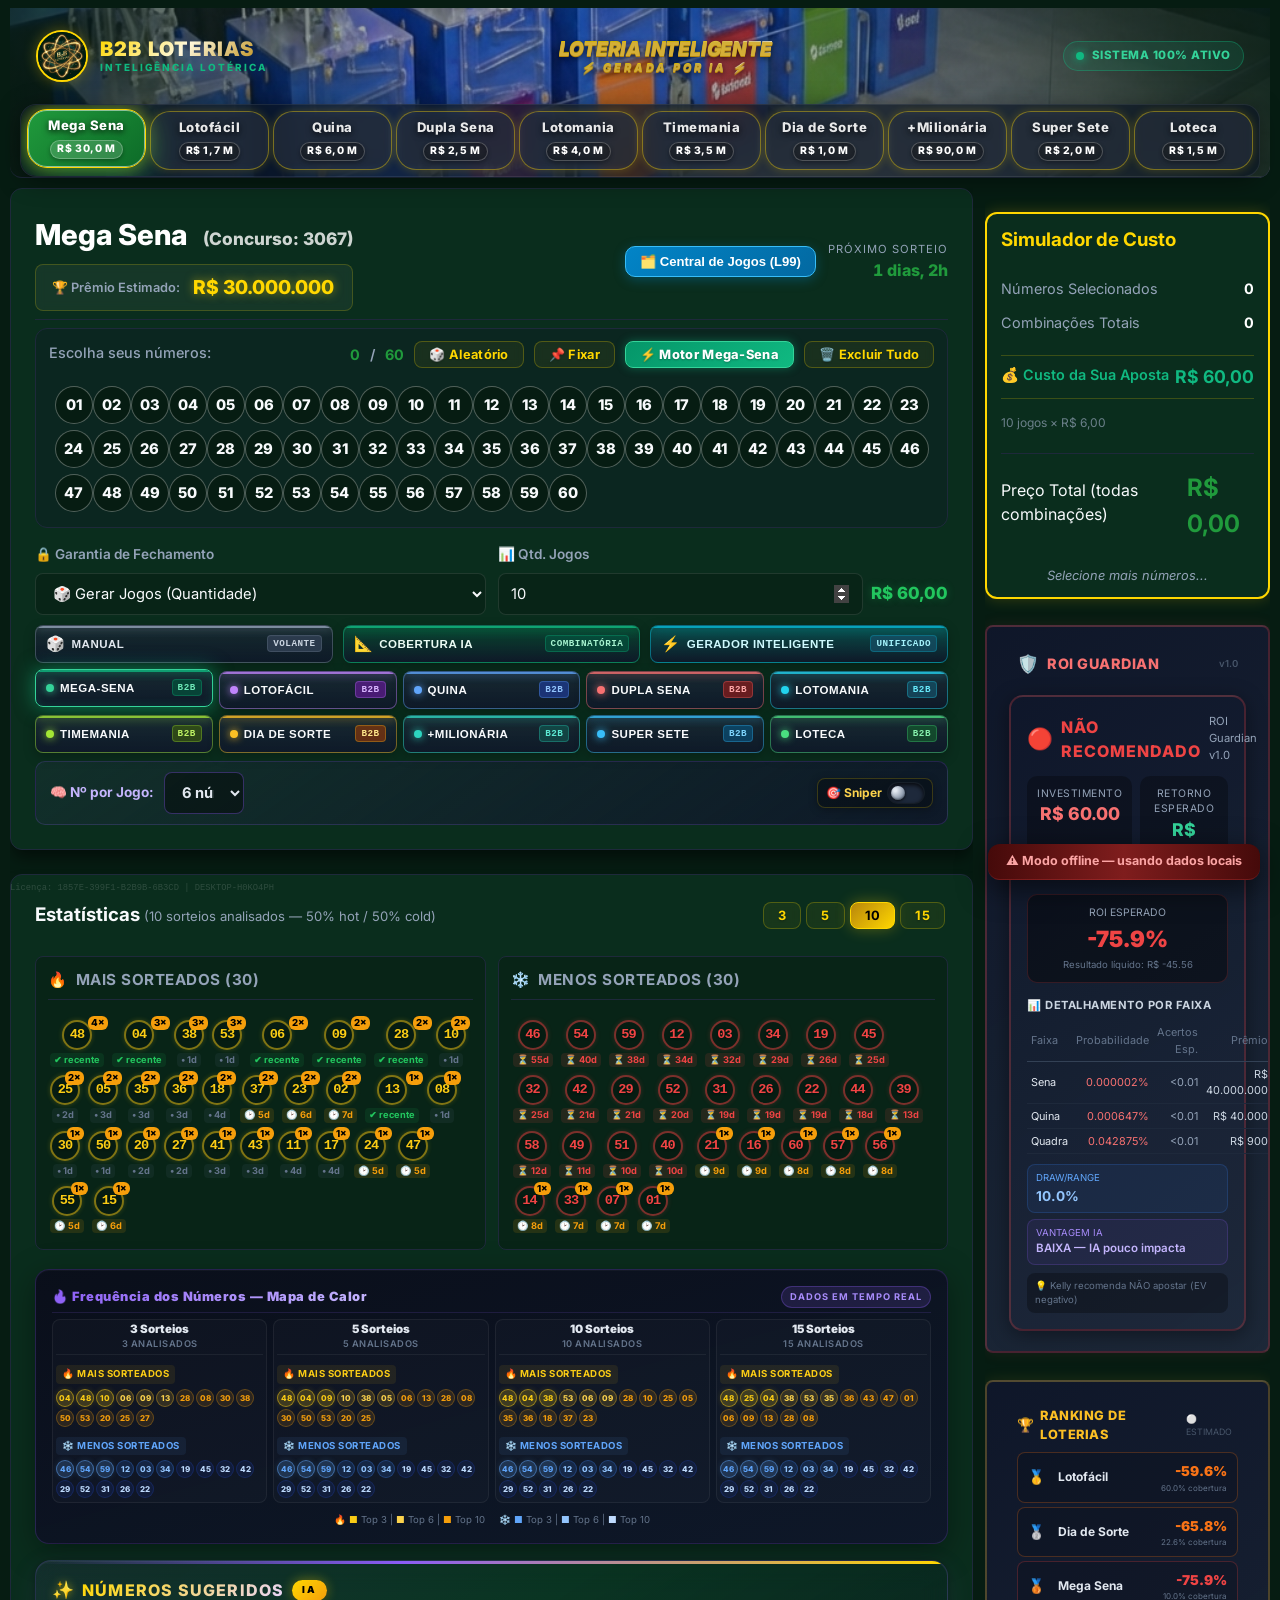
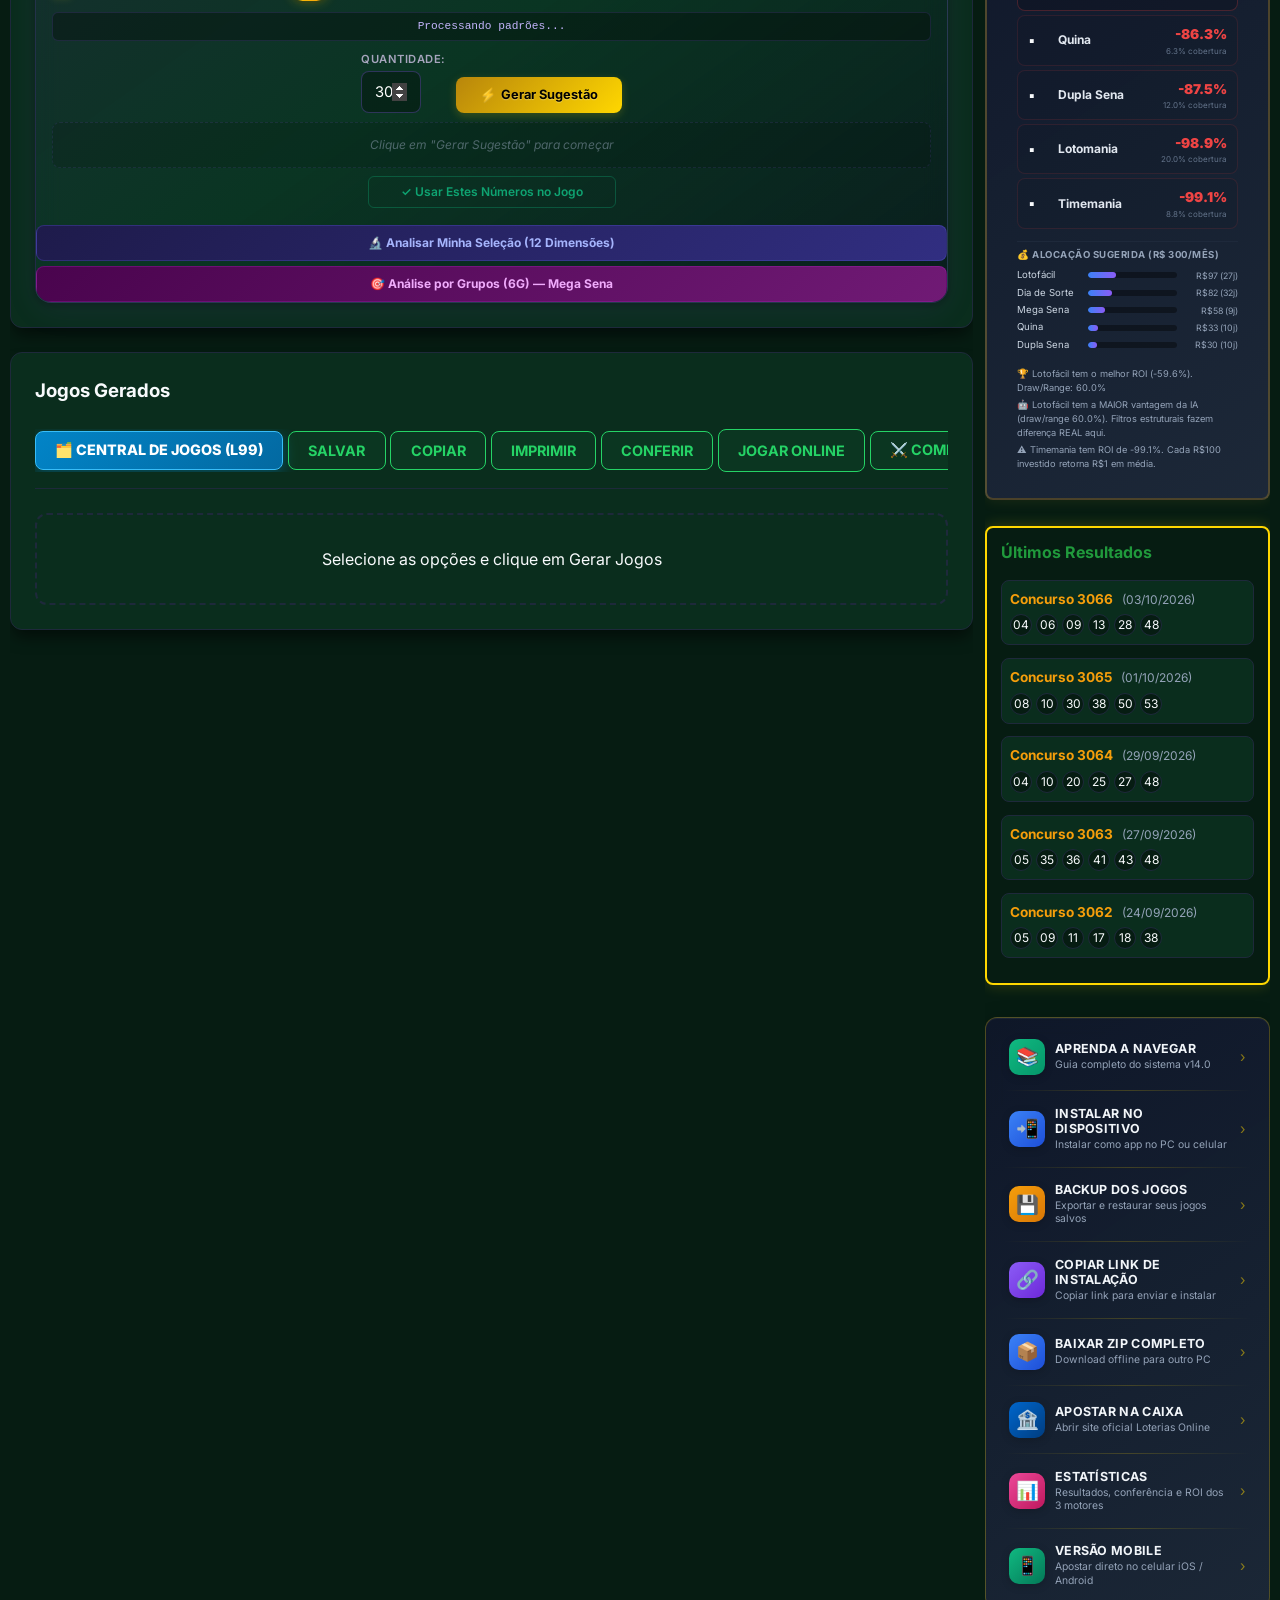
<file: index.html>
<!DOCTYPE html>
<html lang="pt-BR">

<head><meta http-equiv="Cache-Control" content="no-cache, no-store, must-revalidate"><meta http-equiv="Pragma" content="no-cache"><meta http-equiv="Expires" content="0">
    <meta charset="UTF-8">
    <meta name="viewport" content="width=device-width, initial-scale=1.0">
    <!-- Cache controlado pelo servidor (server.js) -->
    <meta http-equiv="Content-Security-Policy" content="default-src * 'self' 'unsafe-inline' 'unsafe-eval' data: blob:; script-src * 'unsafe-inline' 'unsafe-eval'; style-src * 'unsafe-inline'; img-src * data: blob:; connect-src *; font-src * data:;">
    <title>B2B Loterias</title>
    <!-- BUILD: 2026-06-16T20:53 — cache-buster automático -->
    <meta name="build-version" content="2026-06-16-2053">


    <!-- PWA ATIVADO — Permite instalar como app (sem barra do Chrome) -->
    <link rel="manifest" href="manifest.json">
    <meta name="theme-color" content="#10B981">
    <script>
    // Rastreador de erros visual para depuração remota
    window.addEventListener('error', function(e) {
        var errDiv = document.getElementById('b2b-err-banner');
        if (!errDiv) {
            errDiv = document.createElement('div');
            errDiv.id = 'b2b-err-banner';
            errDiv.style = 'background: #dc2626; color: white; padding: 15px; font-family: monospace; font-size: 14px; position: fixed; top: 0; left: 0; right: 0; z-index: 99999; border-bottom: 3px solid #7f1d1d; max-height: 200px; overflow-y: auto;';
            errDiv.innerHTML = '<strong>[B2B-ERRO-CRÍTICO]</strong><br>';
            var closeBtn = document.createElement('button');
            closeBtn.innerText = 'Fechar';
            closeBtn.style = 'margin-top: 10px; padding: 5px 10px; background: white; color: #dc2626; border: none; font-weight: bold; cursor: pointer;';
            closeBtn.onclick = function() { errDiv.remove(); };
            errDiv.appendChild(closeBtn);
            document.body.appendChild(errDiv);
        }
        var msg = document.createElement('div');
        msg.style.marginTop = '10px';
        msg.innerText = e.message + ' em ' + e.filename + ':' + e.lineno + ':' + e.colno;
        errDiv.insertBefore(msg, errDiv.lastChild);
    });
    window.addEventListener('unhandledrejection', function(e) {
        var errDiv = document.getElementById('b2b-err-banner');
        if (!errDiv) {
            errDiv = document.createElement('div');
            errDiv.id = 'b2b-err-banner';
            errDiv.style = 'background: #dc2626; color: white; padding: 15px; font-family: monospace; font-size: 14px; position: fixed; top: 0; left: 0; right: 0; z-index: 99999; border-bottom: 3px solid #7f1d1d; max-height: 200px; overflow-y: auto;';
            errDiv.innerHTML = '<strong>[B2B-ERRO-CRÍTICO]</strong><br>';
            var closeBtn = document.createElement('button');
            closeBtn.innerText = 'Fechar';
            closeBtn.style = 'margin-top: 10px; padding: 5px 10px; background: white; color: #dc2626; border: none; font-weight: bold; cursor: pointer;';
            closeBtn.onclick = function() { errDiv.remove(); };
            errDiv.appendChild(closeBtn);
            document.body.appendChild(errDiv);
        }
        var msg = document.createElement('div');
        msg.style.marginTop = '10px';
        msg.innerText = 'Rejeição de Promise: ' + (e.reason ? (e.reason.message || e.reason) : e);
        errDiv.insertBefore(msg, errDiv.lastChild);
    });


    // Desregistrar Service Worker UMA VEZ (não repetir a cada load)
    if ('serviceWorker' in navigator && !localStorage.getItem('b2b_sw_cleaned_v3')) {
        navigator.serviceWorker.getRegistrations().then(function(registrations) {
            registrations.forEach(function(registration) {
                registration.unregister().then(function() {
                    console.log('[B2B] Service Worker desregistrado!');
                });
            });
        });
        if (caches) {
            caches.keys().then(function(names) {
                names.forEach(function(name) {
                    caches.delete(name);
                    console.log('[B2B] Cache removido: ' + name);
                });
            });
        }
        localStorage.setItem('b2b_sw_cleaned_v3', '1');
    }
    </script>
    <meta name="apple-mobile-web-app-capable" content="yes">
    <meta name="apple-mobile-web-app-status-bar-style" content="black-translucent">
    <meta name="apple-mobile-web-app-title" content="B2B Loterias">
    <link rel="apple-touch-icon" href="img/icon-192.png">
    <meta name="mobile-web-app-capable" content="yes">
    <meta name="application-name" content="B2B Loterias">
    <meta name="description" content="Gerador inteligente de apostas para todas as loterias da Caixa com IA">

    <link href="https://fonts.googleapis.com/css2?family=Inter:wght@400;600;800&display=swap" rel="stylesheet">
    <link rel="stylesheet" href="styles/main.css?v=1795792615055">
    <link rel="stylesheet" href="styles/components.css?v=1795790673967">
    <link rel="stylesheet" href="styles/lottery.css?v=1781904541">
    <link rel="stylesheet" href="styles/responsive.css?v=1795792615055">
    <link rel="stylesheet" href="styles/comparison.css?v=1781904541">

    <!-- Service Worker DESABILITADO — Causava reload infinito + ERR_FAILED -->
    <script>
    // Limpeza DEFINITIVA: desregistrar qualquer SW residual (NUNCA re-registrar)
    if ('serviceWorker' in navigator) {
        navigator.serviceWorker.getRegistrations().then(function(regs) {
            regs.forEach(function(r) {
                r.unregister().then(function() {
                    console.log('[B2B] SW residual removido com sucesso');
                });
            });
        });
    }
    </script>
</head>

<body>
    <div class="app-container">

        <header>
            <!-- Removed potential blocker div -->
            <div class="header-top" style="display: flex; justify-content: space-between; align-items: center; padding: 6px 16px; min-height: 60px; position: relative;">
                <style>
                    @keyframes liquidGold {
                        0% { background-position: -200% center; }
                        100% { background-position: 200% center; }
                    }
                    @keyframes quantumAura {
                        0%, 100% { 
                            filter: drop-shadow(0 0 8px rgba(255, 215, 0, 0.4)) contrast(1.1); 
                        }
                        50% { 
                            filter: drop-shadow(0 0 18px rgba(255, 215, 0, 0.7)) contrast(1.3);
                        }
                    }
                    .header-brand-block {
                        display: flex;
                        align-items: center;
                        gap: 12px;
                        z-index: 10;
                    }
                    .logo-container {
                        width: 52px;
                        height: 52px;
                        border-radius: 50%;
                        overflow: hidden;
                        border: 2.5px solid var(--gold-color);
                        box-shadow: 0 0 14px var(--gold-glow);
                        display: flex;
                        align-items: center;
                        justify-content: center;
                        background: var(--bg-surface);
                        flex-shrink: 0;
                    }
                    .header-logo-img {
                        width: 100%;
                        height: 100%;
                        object-fit: cover;
                        display: block;
                        transform: scale(1.15);
                    }
                    .brand-title-text {
                        font-family: 'Inter', sans-serif;
                        font-weight: 900;
                        font-size: 1.25rem;
                        letter-spacing: 1.2px;
                        background: linear-gradient(135deg, #FFD700 0%, #FFF8DC 50%, #B8860B 100%);
                        -webkit-background-clip: text;
                        background-clip: text;
                        -webkit-text-fill-color: transparent;
                        line-height: 1.1;
                    }
                    .brand-sub-badge {
                        font-size: 0.62rem;
                        font-weight: 800;
                        letter-spacing: 2px;
                        color: #10B981;
                        display: block;
                        text-transform: uppercase;
                    }
                    .tagline-quantum-center {
                        display: flex;
                        flex-direction: column;
                        align-items: center;
                        text-align: center;
                        z-index: 50;
                        animation: quantumAura 4s ease-in-out infinite;
                    }
                    .gold-3d-text {
                        color: #FFD700;
                        font-family: 'Inter', sans-serif;
                        font-style: italic;
                        font-weight: 900;
                        text-transform: uppercase;
                        display: block;
                        line-height: 1.1;
                        text-shadow: 
                            0 1px 0 #d4af37, 
                            0 2px 0 #b8860b, 
                            0 3px 6px rgba(0,0,0,0.8);
                        background: linear-gradient(110deg, #FFD700 30%, #fff8dc 50%, #FFD700 70%);
                        background-size: 200% auto;
                        -webkit-background-clip: text;
                        background-clip: text;
                        -webkit-text-fill-color: transparent;
                        animation: liquidGold 3s linear infinite;
                        white-space: nowrap;
                    }
                    .tagline-main-5d { font-size: 1.2rem; letter-spacing: -0.2px; }
                    .tagline-sub-5d { font-size: 0.68rem; letter-spacing: 3px; margin-top: 2px; opacity: 0.95; }
                    .header-top-status {
                        display: flex;
                        align-items: center;
                        gap: 8px;
                        padding: 5px 12px;
                        background: rgba(16, 185, 129, 0.12);
                        border: 1px solid rgba(16, 185, 129, 0.35);
                        border-radius: 20px;
                        font-size: 0.72rem;
                        font-weight: 800;
                        color: #34D399;
                        letter-spacing: 0.5px;
                    }
                    .status-pulse-dot {
                        width: 8px;
                        height: 8px;
                        border-radius: 50%;
                        background: #10B981;
                        box-shadow: 0 0 10px #10B981;
                        animation: pulseDot 2s infinite;
                    }
                    @keyframes pulseDot {
                        0%, 100% { opacity: 1; transform: scale(1); }
                        50% { opacity: 0.5; transform: scale(0.8); }
                    }
                    @keyframes pulseGlowSuperSete {
                        0% { box-shadow: 0 4px 15px rgba(56,189,248,0.35); border-color: #38bdf8; }
                        100% { box-shadow: 0 0 22px rgba(56,189,248,0.85), 0 0 35px rgba(2,132,199,0.6); border-color: #bae6fd; transform: translateY(-1px); }
                    }
                    @keyframes pulseGlowMega {
                        0% { box-shadow: 0 4px 15px rgba(16,185,129,0.35); border-color: #34d399; }
                        100% { box-shadow: 0 0 22px rgba(16,185,129,0.85), 0 0 35px rgba(5,150,105,0.6); border-color: #a7f3d0; }
                    }
                    @keyframes pulseGlowQuina {
                        0% { box-shadow: 0 4px 15px rgba(37,99,235,0.35); border-color: #60a5fa; }
                        100% { box-shadow: 0 0 25px rgba(59,130,246,0.9), 0 0 40px rgba(37,99,235,0.7); border-color: #bfdbfe; transform: translateY(-1px); }
                    }
                    @keyframes pulseGlowLotofacil {
                        0% { box-shadow: 0 4px 15px rgba(192,132,252,0.35); border-color: #c084fc; }
                        100% { box-shadow: 0 0 22px rgba(168,85,247,0.85), 0 0 35px rgba(147,51,234,0.6); border-color: #e9d5ff; }
                    }
                </style>
                <div class="header-brand-block">
                    <div class="logo-container">
                        <img src="img/logo_atom.png" alt="B2B Loterias" class="header-logo-img">
                    </div>
                    <div>
                        <div class="brand-title-text">B2B LOTERIAS</div>
                        <span class="brand-sub-badge">Inteligência Lotérica</span>
                    </div>
                </div>
                <div class="tagline-quantum-center">
                    <span class="gold-3d-text tagline-main-5d">Loteria Inteligente</span>
                    <span class="gold-3d-text tagline-sub-5d">⚡ Gerada por IA ⚡</span>
                </div>
                <div class="header-top-status">
                    <span class="status-pulse-dot"></span>
                    <span>SISTEMA 100% ATIVO</span>
                </div>
            </div>
            <nav>
                <button class="nav-btn active" data-game="megasena">
                    <span class="nav-name">Mega Sena</span>
                <span class="nav-prize" id="prize-nav-megasena">R$ 30,0 M</span>
                </button>
                <button class="nav-btn" data-game="lotofacil">
                    <span class="nav-name">Lotofácil</span>
                    <span class="nav-prize" id="prize-nav-lotofacil">R$ 1,7 M</span>
                </button>
                <button class="nav-btn" data-game="quina">
                    <span class="nav-name">Quina</span>
                    <span class="nav-prize" id="prize-nav-quina">R$ 6,0 M</span>
                </button>
                <button class="nav-btn" data-game="duplasena">
                    <span class="nav-name">Dupla Sena</span>
                    <span class="nav-prize" id="prize-nav-duplasena">R$ 2,5 M</span>
                </button>
                <button class="nav-btn" data-game="lotomania">
                    <span class="nav-name">Lotomania</span>
                    <span class="nav-prize" id="prize-nav-lotomania">R$ 4,0 M</span>
                </button>
                <button class="nav-btn" data-game="timemania">
                    <span class="nav-name">Timemania</span>
                    <span class="nav-prize" id="prize-nav-timemania">R$ 3,5 M</span>
                </button>
                <button class="nav-btn" data-game="diadesorte">
                    <span class="nav-name">Dia de Sorte</span>
                    <span class="nav-prize" id="prize-nav-diadesorte">R$ 1,0 M</span>
                </button>
                <button class="nav-btn" data-game="milionaria">
                    <span class="nav-name">+Milionária</span>
                    <span class="nav-prize" id="prize-nav-milionaria">R$ 10,0 M</span>
                </button>
                <button class="nav-btn" data-game="supersete">
                    <span class="nav-name">Super Sete</span>
                    <span class="nav-prize" id="prize-nav-supersete">R$ 2,0 M</span>
                </button>
                <button class="nav-btn" data-game="loteca">
                    <span class="nav-name">Loteca</span>
                    <span class="nav-prize" id="prize-nav-loteca">R$ 1,5 M</span>
                </button>

            </nav>
        </header>

        <div class="content-wrapper">
            <main class="main-content">
                <div class="game-config">
                    <div class="panel-header" style="flex-wrap: wrap; gap: 1rem;">
                        <div class="header-left">
                            <h2 id="current-game-title" style="margin-bottom: 0.2rem;">Mega Sena</h2>
                            <div id="prize-display" class="prize-display" style="display: block;">
                                <div class="prize-inner">
                                    <span class="prize-label">🏆 Prêmio Estimado:</span>
                                    <span class="prize-value" id="prize-value">R$ 30.000.000</span>
                                    <span class="prize-badge" id="prize-badge" style="display: none;">ACUMULADO!</span>
                                </div>
                            </div>
                        </div>
                        <div class="countdown" style="display:flex; align-items:center; gap:12px;">
                            <button id="btn-top-central-jogos" style="display:inline-flex;align-items:center;gap:6px;background:linear-gradient(135deg,#0284c7,#0369a1);border:1px solid #38bdf8;color:#fff;font-weight:800;padding:7px 14px;border-radius:10px;cursor:pointer;box-shadow:0 3px 12px rgba(2,132,199,0.35);font-size:0.82rem;transition:all 0.2s;" title="Abrir Central de Jogos Salvos (Pasta L99)">
                                🗂️ Central de Jogos (L99)
                            </button>
                            <div>
                                <small>Próximo Sorteio</small>
                                <span class="timer" id="timer">--:--:--</span>
                            </div>
                        </div>
                    </div>

                    <div class="controls">
                        <!-- Selection Area First now for logic flow -->
                        <div class="selection-area">
                            <div class="selection-header">
                                <label>Escolha seus números:</label>
                                <div class="selection-info">
                                    <span id="selected-count">0</span> / <span id="max-selection">0</span>
                                    <button id="btn-random-select" class="sm-btn" title="Selecionar Aleatório">🎲
                                        Aleatório</button>
                                    <button id="btn-fixed-mode" class="sm-btn" title="Modo Fixar Números">📌
                                        Fixar</button>
                                    <button id="btn-quick-motor-megasena" class="sm-btn" style="background: linear-gradient(135deg, #059669, #10b981); color: #ffffff; border: 1px solid #34d399; font-weight: 800; cursor: pointer; box-shadow: 0 0 10px rgba(16,185,129,0.4); display: none;" title="Abrir Motor Inteligente Mega-Sena (B2B)">⚡ Motor Mega-Sena</button>
                                    <button id="btn-quick-motor-lotofacil" class="sm-btn" style="background: linear-gradient(135deg, #7c3aed, #9333ea); color: #ffffff; border: 1px solid #c084fc; font-weight: 800; cursor: pointer; box-shadow: 0 0 10px rgba(192,132,252,0.4); display: none;" title="Abrir Motor Inteligente Lotofácil (B2B)">⚡ Motor Lotofácil</button>
                                    <button id="btn-quick-motor-quina" class="sm-btn" style="background: linear-gradient(135deg, #1d4ed8, #2563eb); color: #ffffff; border: 1px solid #60a5fa; font-weight: 800; cursor: pointer; box-shadow: 0 0 10px rgba(37,99,235,0.4); display: none;" title="Abrir Motor Quina (B2B)">🔷 Motor Quina (B2B)</button>
                                    <button id="btn-quick-motor-duplasena" class="sm-btn" style="background: linear-gradient(135deg, #b91c1c, #dc2626); color: #ffffff; border: 1px solid #f87171; font-weight: 800; cursor: pointer; box-shadow: 0 0 10px rgba(220,38,38,0.4); display: none;" title="Abrir Motor Dupla Sena (B2B)">🎯 Motor Dupla Sena (B2B)</button>
                                    <button id="btn-quick-motor-lotomania" class="sm-btn" style="background: linear-gradient(135deg, #ea580c, #f97316); color: #ffffff; border: 1px solid #fb923c; font-weight: 800; cursor: pointer; box-shadow: 0 0 10px rgba(249,115,22,0.4); display: none;" title="Abrir Motor Lotomania (B2B)">⚛️ Motor Lotomania</button>
                                    <button id="btn-quick-motor-timemania" class="sm-btn" style="background: linear-gradient(135deg, #15803d, #16a34a); color: #ffffff; border: 1px solid #86efac; font-weight: 800; cursor: pointer; box-shadow: 0 0 10px rgba(22,163,74,0.4); display: none;" title="Abrir Motor Timemania (B2B)">⚽ Motor Timemania</button>
                                    <button id="btn-quick-motor-diadesorte" class="sm-btn" style="background: linear-gradient(135deg, #d97706, #f59e0b); color: #ffffff; border: 1px solid #fde68a; font-weight: 800; cursor: pointer; box-shadow: 0 0 10px rgba(245,158,11,0.4); display: none;" title="Abrir Motor Dia de Sorte (B2B)">🍀 Motor Dia de Sorte</button>
                                    <button id="btn-quick-motor-milionaria" class="sm-btn" style="background: linear-gradient(135deg, #0d9488, #14b8a6); color: #ffffff; border: 1px solid #5eead4; font-weight: 800; cursor: pointer; box-shadow: 0 0 10px rgba(20,184,166,0.4); display: none;" title="Abrir Motor +Milionária (B2B)">💎 Motor +Milionária</button>
                                    <button id="btn-quick-motor-supersete" class="sm-btn" style="background: linear-gradient(135deg, #0284c7, #0ea5e9); color: #ffffff; border: 1px solid #38bdf8; font-weight: 800; cursor: pointer; box-shadow: 0 0 10px rgba(14,165,233,0.4); display: none;" title="Abrir Motor Super Sete (B2B)">⚡ Motor Super Sete</button>
                                    <button id="btn-quick-motor-loteca" class="sm-btn" style="background: linear-gradient(135deg, #15803d, #16a34a); color: #ffffff; border: 1px solid #4ade80; font-weight: 800; cursor: pointer; box-shadow: 0 0 10px rgba(34,197,94,0.4); display: none;" title="Abrir Motor Loteca (B2B)">⚽ Motor Loteca (B2B)</button>
                                    <button id="btn-clear-selection" class="sm-btn" title="Limpar todos os números selecionados e jogos gerados" style="margin-left: auto;">🗑️ Excluir Tudo</button>
                                </div>
                            </div>
                            <div id="number-selection-grid" class="number-grid">
                                <!-- Grid injected by JS -->
                            </div>
                            <div id="fixed-info-panel" class="fixed-info"
                                style="display:none; margin-top: 5px; font-size: 0.8em; color: #F59E0B;">
                                Fixos: <span id="fixed-numbers-list"></span>
                            </div>
                        </div>


                        <!-- ══ MÊS DA SORTE — Dia de Sorte (hidden para outras loterias) ══ -->
                        <div id="mes-sorte-row" class="control-row" style="display:none; grid-template-columns: 1fr; gap: 10px; margin-bottom: 4px; padding: 10px 14px; background: linear-gradient(145deg, rgba(226,120,32,0.08), rgba(15,23,42,0.9)); border: 1px solid rgba(226,120,32,0.3); border-radius: 10px;">
                            <div class="control-group" style="margin-bottom:0;">
                                <label for="mes-sorte-select" style="color:#F59E0B; font-size:0.85rem; font-weight:700; display:flex; align-items:center; gap:6px; margin-bottom:6px;">
                                    🗓️ Mês da Sorte
                                    <span style="font-size:0.72rem; color:#94A3B8; font-weight:400;">(cabeçalho do arquivo salvo)</span>
                                </label>
                                <select id="mes-sorte-select" style="width:100%; background:rgba(0,0,0,0.45); border:1px solid rgba(226,120,32,0.4); color:#E2E8F0; padding:8px 12px; border-radius:8px; font-size:0.9rem; font-weight:600; cursor:pointer; outline:none; height:38px; transition: border-color 0.2s;">
                                    <option value="">— Selecione o Mês da Sorte —</option>
                                    <option value="Janeiro">Janeiro</option>
                                    <option value="Fevereiro">Fevereiro</option>
                                    <option value="Março">Março</option>
                                    <option value="Abril">Abril</option>
                                    <option value="Maio">Maio</option>
                                    <option value="Junho">Junho</option>
                                    <option value="Julho">Julho</option>
                                    <option value="Agosto">Agosto</option>
                                    <option value="Setembro">Setembro</option>
                                    <option value="Outubro">Outubro</option>
                                    <option value="Novembro">Novembro</option>
                                    <option value="Dezembro">Dezembro</option>
                                </select>
                            </div>
                        </div>

                        <div class="control-row" style="grid-template-columns: 1fr 1fr; gap: 12px; align-items: end;">
                            <div class="control-group">
                                <label>🔒 Garantia de Fechamento</label>
                                <select id="closing-type">
                                    <option value="6">Garantir 6 pontos</option>
                                    <option value="5">Garantir 5 pontos (Quadra/Quina)</option>
                                    <option value="4">Garantir 4 pontos</option>
                                </select>
                            </div>

                            <div class="control-group">
                                <label>📊 Qtd. Jogos</label>
                                <div style="display:flex;align-items:center;gap:8px;">
                                    <input type="number" id="games-quantity" min="1" max="500000" value="10" style="flex:1;">
                                    <span id="current-bet-cost" style="font-size:1.05rem;color:#22C55E;font-weight:800;white-space:nowrap;text-shadow:0 0 8px rgba(34,197,94,0.3);">R$ 0,00</span>
                                </div>
                            </div>
                        </div>

                        <!-- Botões de Ação — MOTORES PRINCIPAIS (DESIGN FUTURISTA PADRONIZADO) -->
                        <div id="action-buttons-row" style="display:flex;gap:10px;align-items:stretch;margin-top:10px;">
                            <button id="generate-btn" class="cyber-btn cyber-top-manual" style="flex:1;min-width:0;" title="Gera jogos com os seus números selecionados no volante. Cobertura combinatória otimizada (Greedy Set Cover) + Filtros P5-P95 + ROI honesto. Você escolhe os números, o motor otimiza a distribuição.">
                                <span class="cyber-btn-icon">🎲</span>
                                <span class="cyber-name">MANUAL</span>
                                <span class="cyber-tag">VOLANTE</span>
                            </button>
                            <button id="generate-coverage-btn" class="cyber-btn cyber-top-cobertura" style="flex:1;min-width:0;" title="Motor de Cobertura Pura — Matemática combinatória. Greedy Set Cover + filtros P5-P95. Ative o Sniper para focar em um pool reduzido baseado em evidência estatística real.">
                                <span class="cyber-btn-icon">📐</span>
                                <span class="cyber-name">COBERTURA IA</span>
                                <span class="cyber-tag">COMBINATÓRIA</span>
                            </button>
                            <button id="btn-gerador-inteligente" class="cyber-btn cyber-top-smart" style="flex:1;min-width:0;" title="Motor unificado de Cobertura Pura — Matemática combinatória sem previsão. Usa TODOS os números, Greedy Set Cover, filtros P5-P95, anti-concentração. Mostra ROI honesto ANTES de gerar. Toggle Sniper disponível.">
                                <span class="cyber-btn-icon">⚡</span>
                                <span class="cyber-name">GERADOR INTELIGENTE</span>
                                <span class="cyber-tag">UNIFICADO</span>
                            </button>
                        </div>

                        <!-- MOTORES EXCLUSIVOS B2B LOTERIAS (Cyber HUD Padronizado) -->
                        <div id="b2b-motors-row" style="display:grid; grid-template-columns: repeat(auto-fit, minmax(180px, 1fr)); gap: 8px; margin-top: 8px;">
                            <button id="btn-motor-megasena" class="cyber-btn cyber-mega" title="MOTOR MEGA-SENA — B2B LOTERIAS: Grupos A (01-30) e B (31-60), modelos 3/3, 2/4, 4/2, 1/5, 5/1, filtro rígido máx 3 consecutivos, Lift, Z-score, Centróide Simétrico, Auto-pesos, Modo Sniper e Honestidade Matemática.">
                                <span class="cyber-led"></span>
                                <span class="cyber-name">MEGA-SENA</span>
                                <span class="cyber-tag">B2B</span>
                            </button>
                            <button id="btn-motor-lotofacil" class="cyber-btn cyber-loto" title="MOTOR INTELIGENTE LOTOFÁCIL — B2B LOTERIAS: Análise obrigatória 10 concursos, divisões dinâmicas, relações 7/8, 8/7, 6/9, 9/6, consecutividade máx 5, Score B2B e Transparência Matemática.">
                                <span class="cyber-led"></span>
                                <span class="cyber-name">LOTOFÁCIL</span>
                                <span class="cyber-tag">B2B</span>
                            </button>
                            <button id="btn-motor-quina" class="cyber-btn cyber-quina" title="MOTOR QUINA — B2B LOTERIAS: Grupos A (01-40) e B (41-80), 5 dezenas, modelos 3/2, 2/3, 4/1, 1/4, 5/0, 0/5, máx 2 consecutivos, Lift/Z-score, Centróide Simétrico (202.5), Auto-pesos, IGA (0-100), Modo Sniper e Honestidade Matemática.">
                                <span class="cyber-led"></span>
                                <span class="cyber-name">QUINA</span>
                                <span class="cyber-tag">B2B</span>
                            </button>
                            <button id="btn-motor-duplasena" class="cyber-btn cyber-dupla" title="MOTOR DUPLA SENA — B2B LOTERIAS: Grupos A (01-25) e B (26-50), modelos 3/3, 2/4, 4/2, 1/5, 5/1, filtro rígido máx 3 consecutivos, Lift, Z-score, Centróide Simétrico (153), Auto-pesos, IGA (0-100), Modo Sniper e Honestidade Matemática.">
                                <span class="cyber-led"></span>
                                <span class="cyber-name">DUPLA SENA</span>
                                <span class="cyber-tag">B2B</span>
                            </button>
                            <button id="btn-motor-lotomania" class="cyber-btn cyber-mania" title="MOTOR LOTOMANIA — B2B LOTERIAS: 5 Conjuntos estritos de 20 numeros, 10 por conjunto (5x10=50), consecutividade maxima de 4 no jogo ordenado, scoring estatistico e auditoria 10 pontos.">
                                <span class="cyber-led"></span>
                                <span class="cyber-name">LOTOMANIA</span>
                                <span class="cyber-tag">B2B</span>
                            </button>
                            <button id="btn-motor-timemania" class="cyber-btn cyber-time" title="MOTOR TIMEMANIA — B2B LOTERIAS: Divisão analítica em 4 Grupos (G1..G4), 10 dezenas por jogo, IFM 8D, Time do Coração (80 clubes), Bloqueio de 3 Consecutivos no grupo, SNIPER adaptativo e Auditoria 10 pontos.">
                                <span class="cyber-led"></span>
                                <span class="cyber-name">TIMEMANIA</span>
                                <span class="cyber-tag">B2B</span>
                            </button>
                            <button id="btn-motor-diadesorte" class="cyber-btn cyber-sorte" title="MOTOR DIA DE SORTE — B2B LOTERIAS: Grupos A (01-15) e B (16-31), modelos 3+4, 4+3, 5+2, 2+5, filtro máx 3 consecutivos, Lift/Z-score, auto-pesos e Mês da Sorte com Honestidade Matemática.">
                                <span class="cyber-led"></span>
                                <span class="cyber-name">DIA DE SORTE</span>
                                <span class="cyber-tag">B2B</span>
                            </button>
                            <button id="btn-motor-milionaria" class="cyber-btn cyber-mil" title="MOTOR +MILIONÁRIA — B2B LOTERIAS: 50 Números, 6 Dezenas + 2 Trevos, Pool de 20 a 50 dezenas, Score IFM 10D, Centróide Simétrico, Diversificação Máxima, Modo Sniper e Honestidade Científica.">
                                <span class="cyber-led"></span>
                                <span class="cyber-name">+MILIONÁRIA</span>
                                <span class="cyber-tag">B2B</span>
                            </button>
                            <button id="btn-motor-supersete" class="cyber-btn cyber-super" title="MOTOR SUPER SETE — B2B LOTERIAS: 7 Modelos de Colunas (C1..C7), 0 a 9, Lift Intercolunas Regularizado, Centróide Simétrico (μ=31.5, σ=7.60), Diversificação de Hamming (dH ≥ 4), Modo Sniper, Score SMS e Honestidade Matemática.">
                                <span class="cyber-led"></span>
                                <span class="cyber-name">SUPER SETE</span>
                                <span class="cyber-tag">B2B</span>
                            </button>
                            <button id="btn-motor-loteca" class="cyber-btn cyber-loteca" title="MOTOR LOTECA — B2B LOTERIAS: 14 Jogos, Dixon-Coles Bivariado, Monte Carlo 100k, Entropia de Shannon, 7 Duques, 4 Ternos/Trios, Fechamentos Reduzidos e 12 Seções Técnicas.">
                                <span class="cyber-led"></span>
                                <span class="cyber-name">LOTECA</span>
                                <span class="cyber-tag">B2B</span>
                            </button>
                        </div>

                        <!-- PAINEL MOTOR MEGA-SENA DO B2B LOTERIAS -->
                        <div id="motor-megasena-panel" style="display:none; margin-top: 12px; padding: 16px; background: radial-gradient(circle at top left, rgba(5, 150, 105, 0.25), rgba(15, 23, 42, 0.95)); border: 1px solid #10b981; border-radius: 12px; box-shadow: 0 8px 30px rgba(0,0,0,0.4);">
                            <div style="display: flex; justify-content: space-between; align-items: center; flex-wrap: wrap; gap: 8px; margin-bottom: 10px;">
                                <div style="font-size: 1.05rem; font-weight: 800; color: #34d399; display: flex; align-items: center; gap: 8px;">
                                    ⚡ MOTOR INTELIGENTE MEGA-SENA — B2B LOTERIAS
                                </div>
                                <span style="font-size: 0.75rem; background: rgba(16, 185, 129, 0.15); color: #a7f3d0; padding: 2px 8px; border-radius: 999px; border: 1px solid rgba(16, 185, 129, 0.3); font-weight: 700;">
                                    Pool 60 (A: 01-30 | B: 31-60) • Max Consecutivo ≤ 3 • Modelos 3/3, 2/4, 4/2 • Lift/Z-Score • Sniper
                                </span>
                            </div>
                            <p style="font-size: 0.8rem; color: #94a3b8; line-height: 1.5; margin: 0 0 12px 0;">
                                Motor matemático, probabilístico e combinatório com partição obrigatória em <strong style="color:#34d399;">Grupo A (01-30)</strong> e <strong style="color:#6ee7b7;">Grupo B (31-60)</strong>. Ordenação dinâmica dos modelos hipergeométricos (<strong style="color:#fcd34d;">3/3, 2/4, 4/2, 1/5, 5/1</strong>), bloqueio rígido de <strong>mais de 3 consecutivos</strong>, matriz Lift/Z-score com regularização Bayesiana, centróide simétrico ($\mu=30.5, \Sigma=183$) e modo 🎯 SNIPER.
                            </p>
                            <div style="display: grid; grid-template-columns: repeat(auto-fit, minmax(200px, 1fr)); gap: 10px; margin-bottom: 12px;">
                                <div>
                                    <label style="font-size: 0.75rem; color: #94a3b8; font-weight: 700; display: block; margin-bottom: 4px;">Janela de Análise Histórica:</label>
                                    <select id="select-historico-megasena" style="width: 100%; background: rgba(0,0,0,0.5); border: 1px solid rgba(16,185,129,0.3); color: #e2e8f0; padding: 6px 8px; border-radius: 6px; font-size: 0.8rem; font-weight: 600;">
                                        <option value="3">Últimos 3 Concursos</option>
                                        <option value="5">Últimos 5 Concursos</option>
                                        <option value="10">Últimos 10 Concursos</option>
                                        <option value="20">Últimos 20 Concursos</option>
                                        <option value="30" selected>Últimos 30 Concursos (Recomendado)</option>
                                        <option value="50">Últimos 50 Concursos</option>
                                        <option value="75">Últimos 75 Concursos</option>
                                        <option value="100">Últimos 100 Concursos</option>
                                    </select>
                                </div>
                                <div>
                                    <label style="font-size: 0.75rem; color: #94a3b8; font-weight: 700; display: block; margin-bottom: 4px;">Estratégia do Motor:</label>
                                    <select id="select-estrategia-megasena" style="width: 100%; background: rgba(0,0,0,0.5); border: 1px solid rgba(16,185,129,0.3); color: #e2e8f0; padding: 6px 8px; border-radius: 6px; font-size: 0.8rem; font-weight: 600;">
                                        <option value="equilibrada" selected>1 — Equilibrada (Padrão Multicritério)</option>
                                        <option value="sniper">2 — 🎯 Modo Sniper (Alta Concentração)</option>
                                        <option value="frequencia_historica">3 — Frequência Histórica</option>
                                        <option value="frequencia_recente">4 — Frequência Recente</option>
                                        <option value="atrasos_recuperacoes">5 — Atrasos e Recuperações</option>
                                        <option value="pares_trios">6 — Melhores Pares e Trios</option>
                                        <option value="coocorrencia_lift_zscore">7 — Coocorrência / Lift / Z-Score</option>
                                        <option value="auto_pesos">8 — Auto-Pesos Adaptativos</option>
                                    </select>
                                </div>
                                <div>
                                    <label style="font-size: 0.75rem; color: #94a3b8; font-weight: 700; display: block; margin-bottom: 4px;">Pool de Dezenas:</label>
                                    <select id="select-pool-megasena" style="width: 100%; background: rgba(0,0,0,0.5); border: 1px solid rgba(16,185,129,0.3); color: #e2e8f0; padding: 6px 8px; border-radius: 6px; font-size: 0.8rem; font-weight: 600;">
                                        <option value="automatico" selected>Pool Oficial Completo (01 a 60)</option>
                                        <option value="personalizado">Pool Personalizado (Marcados no Volante)</option>
                                    </select>
                                </div>
                                <div>
                                    <label style="font-size: 0.75rem; color: #94a3b8; font-weight: 700; display: block; margin-bottom: 4px;">Modelo A/B Preferencial:</label>
                                    <select id="select-modelo-megasena" style="width: 100%; background: rgba(0,0,0,0.5); border: 1px solid rgba(16,185,129,0.3); color: #e2e8f0; padding: 6px 8px; border-radius: 6px; font-size: 0.8rem; font-weight: 600;">
                                        <option value="auto" selected>Automático (Dinâmico pelo Histórico)</option>
                                        <option value="3/3">Modelo 3/3 (3A + 3B — 32.9%)</option>
                                        <option value="2/4">Modelo 2/4 (2A + 4B — 23.8%)</option>
                                        <option value="4/2">Modelo 4/2 (4A + 2B — 23.8%)</option>
                                        <option value="1/5">Modelo 1/5 (1A + 5B — 8.5%)</option>
                                        <option value="5/1">Modelo 5/1 (5A + 1B — 8.5%)</option>
                                    </select>
                                </div>
                            </div>
                            <div style="display: flex; gap: 8px; flex-wrap: wrap;">
                                <button id="btn-executar-motor-megasena" style="flex: 2; min-width: 220px; background: linear-gradient(135deg, #059669, #10b981); border: 1px solid #34d399; color: white; padding: 10px 14px; border-radius: 6px; font-weight: 800; font-size: 0.88rem; cursor: pointer; display: flex; align-items: center; justify-content: center; gap: 8px; box-shadow: 0 0 12px rgba(16,185,129,0.4);">
                                    ⚡ GERAR CARTEIRA (MOTOR MEGA-SENA V6.0 — AUDITADO 100%)
                                </button>
                                <button id="btn-relatorio-motor-megasena" style="flex: 1; min-width: 180px; background: rgba(15,23,42,0.8); border: 1px solid #10b981; color: #a7f3d0; padding: 10px 12px; border-radius: 6px; font-weight: 700; font-size: 0.82rem; cursor: pointer;">
                                    🔬 RELATÓRIO TÉCNICO
                                </button>
                                <button id="btn-backtest-motor-megasena" style="flex: 1; min-width: 180px; background: rgba(15,23,42,0.8); border: 1px solid #f59e0b; color: #fde68a; padding: 10px 12px; border-radius: 6px; font-weight: 700; font-size: 0.82rem; cursor: pointer;">
                                    📈 BACKTESTING WALK-FORWARD
                                </button>
                            </div>
                        </div>

                        <!-- PAINEL MOTOR LOTOFÁCIL DO B2B LOTERIAS -->
                        <div id="motor-lotofacil-panel" style="display:none; margin-top: 12px; padding: 16px; background: radial-gradient(circle at top left, rgba(147, 51, 234, 0.25), rgba(15, 23, 42, 0.95)); border: 1px solid #a855f7; border-radius: 12px; box-shadow: 0 8px 30px rgba(0,0,0,0.4);">
                            <!-- SELETOR DE ABAS DO MOTOR LOTOFACIL -->
                            <div style="display: flex; gap: 8px; flex-wrap: wrap; margin-bottom: 14px; border-bottom: 1px solid rgba(168,85,247,0.3); padding-bottom: 10px;">
                                <button id="tab-btn-lotofacil-estatistico" type="button" style="flex: 1; min-width: 190px; padding: 8px 12px; border-radius: 8px; border: 1px solid #a855f7; background: linear-gradient(135deg, rgba(124,58,237,0.5), rgba(168,85,247,0.3)); color: #fff; font-weight: 700; font-size: 0.85rem; cursor: pointer; display: flex; align-items: center; justify-content: center; gap: 6px;">
                                    ⚡ Motor Estatístico B2B
                                </button>
                                <button id="tab-btn-lotofacil-grupos" type="button" style="flex: 1; min-width: 210px; padding: 8px 12px; border-radius: 8px; border: 1px solid rgba(245,158,11,0.4); background: rgba(15,23,42,0.6); color: #fde68a; font-weight: 700; font-size: 0.85rem; cursor: pointer; display: flex; align-items: center; justify-content: center; gap: 6px;">
                                    🎲 Fechamento por Grupos (Jogador)
                                </button>
                                <button id="tab-btn-lotofacil-modo4" type="button" style="flex: 1.1; min-width: 220px; padding: 8px 12px; border-radius: 8px; border: 1px solid rgba(16,185,129,0.4); background: rgba(15,23,42,0.6); color: #a7f3d0; font-weight: 800; font-size: 0.85rem; cursor: pointer; display: flex; align-items: center; justify-content: center; gap: 6px;">
                                    🔒 MODO 4 | Otimizador Combinatório (Controlado)
                                </button>
                            </div>

                            <!-- SUB-PAINEL 1: MOTOR ESTATISTICO TRADICIONAL -->
                            <div id="subpanel-lotofacil-estatistico">
                                <div style="display: flex; justify-content: space-between; align-items: center; flex-wrap: wrap; gap: 8px; margin-bottom: 10px;">
                                    <div style="font-size: 1.05rem; font-weight: 800; color: #c084fc; display: flex; align-items: center; gap: 8px;">
                                        ⚡ MOTOR INTELIGENTE LOTOFÁCIL — B2B LOTERIAS
                                    </div>
                                    <span style="font-size: 0.75rem; background: rgba(192, 132, 252, 0.15); color: #e9d5ff; padding: 2px 8px; border-radius: 999px; border: 1px solid rgba(192, 132, 252, 0.3); font-weight: 700;">
                                        Análise 10 Concursos • Divisão Dinâmica • Max Consecutivo ≤ 5
                                    </span>
                                </div>
                                <p style="font-size: 0.8rem; color: #cbd5e1; line-height: 1.5; margin: 0 0 12px 0;">
                                    Exploração combinatória profunda com divisões testadas dinamicamente (<strong style="color:#c084fc;">01-13/14-25, 01-12/13-25, 01-11/12-25</strong>), relações prioritárias (<strong style="color:#a7f3d0;">7/8, 8/7, 6/9, 9/6</strong>), filtro rígido de consecutividade (<strong>≤ 5</strong>), Score B2B multicritério e bloco obrigatório de Verdade Matemática.
                                </p>
                                <div style="display: grid; grid-template-columns: 1fr 1fr; gap: 10px; margin-bottom: 12px;">
                                    <div>
                                        <label style="font-size: 0.75rem; color: #94a3b8; font-weight: 700; display: block; margin-bottom: 4px;">Janela de Análise:</label>
                                        <select id="select-historico-lotofacil" style="width: 100%; background: rgba(0,0,0,0.5); border: 1px solid rgba(192,132,252,0.3); color: #e2e8f0; padding: 6px 8px; border-radius: 6px; font-size: 0.8rem; font-weight: 600;">
                                            <option value="10" selected>Últimos 10 Concursos (Obrigatório / Padrão)</option>
                                            <option value="20">Últimos 20 Concursos</option>
                                            <option value="50">Últimos 50 Concursos</option>
                                            <option value="100">Últimos 100 Concursos</option>
                                        </select>
                                    </div>
                                    <div>
                                        <label style="font-size: 0.75rem; color: #94a3b8; font-weight: 700; display: block; margin-bottom: 4px;">Estratégia Combinatória:</label>
                                        <select id="select-estrategia-lotofacil" style="width: 100%; background: rgba(0,0,0,0.5); border: 1px solid rgba(192,132,252,0.3); color: #e2e8f0; padding: 6px 8px; border-radius: 6px; font-size: 0.8rem; font-weight: 600;">
                                            <option value="equilibrada" selected>Equilibrada (Score B2B + Cobertura)</option>
                                            <option value="exaustao_prioritaria">Exaustão da Estrutura Principal (7/8 ou 8/7)</option>
                                            <option value="ampla_cobertura">Ampla Cobertura (Diversificação Máxima)</option>
                                            <option value="frequencia_pura">Foco em Duplas & Trios Fortes</option>
                                        </select>
                                    </div>
                                </div>
                                <div style="display: flex; gap: 8px;">
                                    <button id="btn-executar-motor-lotofacil" style="flex: 2; background: linear-gradient(135deg, #7c3aed, #059669); border: 1px solid #a855f7; color: white; padding: 10px 14px; border-radius: 6px; font-weight: 800; font-size: 0.88rem; cursor: pointer; display: flex; align-items: center; justify-content: center; gap: 8px; box-shadow: 0 0 12px rgba(168,85,247,0.4);">
                                        ⚡ GERAR CARTEIRA (MOTOR LOTOFÁCIL)
                                    </button>
                                    <button id="btn-backtest-motor-lotofacil" style="flex: 1; background: rgba(124, 58, 237, 0.2); border: 1px solid #a855f7; color: #e9d5ff; padding: 10px 14px; border-radius: 6px; font-weight: 700; font-size: 0.85rem; cursor: pointer; display: flex; align-items: center; justify-content: center; gap: 6px;" title="Executa teste retrospectivo sem vazamento de dados futuros">
                                        📈 BACKTESTING
                                    </button>
                                </div>
                            </div>

                            <!-- SUB-PAINEL 2: MOTOR DE FECHAMENTO POR GRUPOS DO JOGADOR -->
                            <div id="subpanel-lotofacil-grupos" style="display:none;">
                                <div style="display: flex; justify-content: space-between; align-items: center; flex-wrap: wrap; gap: 8px; margin-bottom: 10px;">
                                    <div style="font-size: 1.05rem; font-weight: 800; color: #f59e0b; display: flex; align-items: center; gap: 8px;">
                                        🎲 MOTOR FECHAMENTO POR GRUPOS — LOTOFÁCIL
                                    </div>
                                    <span style="font-size: 0.75rem; background: rgba(245, 158, 11, 0.15); color: #fde68a; padding: 2px 8px; border-radius: 999px; border: 1px solid rgba(245, 158, 11, 0.3); font-weight: 700;">
                                        O Jogador Monta os Grupos • União Automática • Ordem Crescente
                                    </span>
                                </div>
                                <p style="font-size: 0.8rem; color: #cbd5e1; line-height: 1.5; margin: 0 0 12px 0;">
                                    O jogador define as dezenas de cada grupo. O motor combina os grupos para gerar jogos completos de 15 dezenas com números ordenados em ordem crescente e auditoria contra duplicatas. Escolha entre o fechamento de <strong>8 grupos (3 dezenas cada • até 25 Conjuntos)</strong> ou o desdobramento de <strong>5 grupos (5 dezenas cada • 100% das 25 Dezenas • 1 a 97 Conjuntos / Teto Máximo 1.246)</strong>.
                                </p>

                                <!-- Seletor de Modo de Grupos (8 Grupos vs 5 Grupos) -->
                                <div style="display: flex; gap: 8px; margin-bottom: 12px; background: rgba(0,0,0,0.3); padding: 4px; border-radius: 8px; border: 1px solid rgba(245, 158, 11, 0.2);">
                                    <button id="btn-modo-8-grupos" type="button" style="flex: 1; padding: 8px 12px; border-radius: 6px; font-weight: 800; font-size: 0.82rem; cursor: pointer; transition: all 0.2s; background: linear-gradient(135deg, rgba(245,158,11,0.35), rgba(217,119,6,0.25)); border: 1px solid #f59e0b; color: #fff;">
                                        📊 Fechamento 8 Grupos (3 dezenas • 56 / 48 Jogos • até 25 Conjuntos)
                                    </button>
                                    <button id="btn-modo-5-grupos" type="button" style="flex: 1; padding: 8px 12px; border-radius: 6px; font-weight: 800; font-size: 0.82rem; cursor: pointer; transition: all 0.2s; background: rgba(15,23,42,0.6); border: 1px solid rgba(255,255,255,0.1); color: #cbd5e1;">
                                        ⭐ Fechamento 5 Grupos (5 dezenas • 10 Jogos • 100% das 25 Dezenas • 1 a 97 Conjuntos)
                                    </button>
                                </div>

                                <!-- Barra de Formação Estatística Automática por Concursos da Lotofácil (3 ou 5 dezenas) -->
                                <div style="display: flex; align-items: center; justify-content: space-between; flex-wrap: wrap; gap: 10px; margin-bottom: 12px; background: linear-gradient(135deg, rgba(245, 158, 11, 0.15), rgba(15, 23, 42, 0.95)); padding: 10px 14px; border-radius: 8px; border: 1px solid rgba(245, 158, 11, 0.45); box-shadow: 0 3px 12px rgba(0,0,0,0.3);">
                                    <div style="display: flex; flex-direction: column; gap: 2px;">
                                        <div id="titulo-freq-lotofacil" style="font-size: 0.82rem; font-weight: 800; color: #fde68a; display: flex; align-items: center; gap: 6px;">
                                            🔥 Formar 8 Grupos de 3 Dezenas por Estatística (Mais Sorteados → Menos Sorteados):
                                        </div>
                                        <div id="desc-freq-lotofacil" style="font-size: 0.72rem; color: #cbd5e1;">
                                            Preenche os 8 grupos (3 dezenas cada) por frequência oficial: Grupo 1 (Top 3 mais sorteados) até Grupo 8 (menos sorteados • 24 dezenas • rotação em até 25 conjuntos).
                                        </div>
                                    </div>
                                    <div style="display: flex; gap: 6px; align-items: center; flex-wrap: wrap;">
                                        <button id="btn-freq-modo-8-lotofacil" type="button" class="btn-freq-submodo-opt" style="background: rgba(245, 158, 11, 0.35); border: 1px solid #f59e0b; color: #fff; padding: 5px 10px; border-radius: 6px; font-weight: 800; font-size: 0.74rem; cursor: pointer; transition: all 0.2s;" title="Alternar para formação de 8 Grupos com 3 dezenas cada">
                                            📊 8 Grupos (3 dezenas)
                                        </button>
                                        <button id="btn-freq-modo-5-lotofacil" type="button" class="btn-freq-submodo-opt" style="background: rgba(15, 23, 42, 0.6); border: 1px solid rgba(255, 255, 255, 0.15); color: #cbd5e1; padding: 5px 10px; border-radius: 6px; font-weight: 700; font-size: 0.74rem; cursor: pointer; transition: all 0.2s;" title="Alternar para formação de 5 Grupos com 5 dezenas cada (100% das 25 dezenas)">
                                            ⭐ 5 Grupos (5 dezenas)
                                        </button>
                                        <span style="color: #64748b; margin: 0 4px;">|</span>
                                        <button id="btn-freq-lotofacil-3" type="button" class="btn-freq-lotofacil-opt" data-concursos="3" style="background: rgba(245, 158, 11, 0.18); border: 1px solid #f59e0b; color: #fde68a; padding: 6px 13px; border-radius: 6px; font-weight: 800; font-size: 0.8rem; cursor: pointer; display: flex; align-items: center; gap: 5px; transition: all 0.2s;" title="Formar os grupos pelos números mais sorteados nos últimos 3 sorteios">
                                            ⚡ 3 Sorteios
                                        </button>
                                        <button id="btn-freq-lotofacil-5" type="button" class="btn-freq-lotofacil-opt" data-concursos="5" style="background: rgba(245, 158, 11, 0.18); border: 1px solid #f59e0b; color: #fde68a; padding: 6px 13px; border-radius: 6px; font-weight: 800; font-size: 0.8rem; cursor: pointer; display: flex; align-items: center; gap: 5px; transition: all 0.2s;" title="Formar os grupos pelos números mais sorteados nos últimos 5 sorteios">
                                            ⚡ 5 Sorteios
                                        </button>
                                        <button id="btn-freq-lotofacil-10" type="button" class="btn-freq-lotofacil-opt" data-concursos="10" style="background: rgba(245, 158, 11, 0.18); border: 1px solid #f59e0b; color: #fde68a; padding: 6px 13px; border-radius: 6px; font-weight: 800; font-size: 0.8rem; cursor: pointer; display: flex; align-items: center; gap: 5px; transition: all 0.2s;" title="Formar os grupos pelos números mais sorteados nos últimos 10 sorteios">
                                            ⚡ 10 Sorteios
                                        </button>
                                        <button id="btn-freq-lotofacil-15" type="button" class="btn-freq-lotofacil-opt" data-concursos="15" style="background: rgba(245, 158, 11, 0.18); border: 1px solid #f59e0b; color: #fde68a; padding: 6px 13px; border-radius: 6px; font-weight: 800; font-size: 0.8rem; cursor: pointer; display: flex; align-items: center; gap: 5px; transition: all 0.2s;" title="Formar os grupos pelos números mais sorteados nos últimos 15 sorteios">
                                            ⚡ 15 Sorteios
                                        </button>
                                    </div>
                                </div>

                                <!-- Painel Exclusivo de Configuração do Modo 8 Grupos (3 dezenas • até 25 Conjuntos) -->
                                <div id="painel-config-8-grupos" style="background: rgba(245, 158, 11, 0.08); border: 1px solid rgba(245, 158, 11, 0.35); border-radius: 10px; padding: 12px 14px; margin-bottom: 14px;">
                                    <div style="display: flex; justify-content: space-between; align-items: center; margin-bottom: 8px; flex-wrap: wrap; gap: 6px;">
                                        <span style="font-weight: 800; font-size: 0.84rem; color: #fde68a; display: flex; align-items: center; gap: 6px;">
                                            📊 CONFIGURAÇÃO: 8 GRUPOS DE 3 DEZENAS (24 DEZENAS NO POOL DE 25)
                                        </span>
                                        <span style="font-size: 0.72rem; background: rgba(245, 158, 11, 0.2); color: #fde68a; padding: 2px 8px; border-radius: 6px; font-weight: 700;">
                                            C(8,5) = 56 Jogos / Planilha 48 Jogos • até 25 Conjuntos • 0 Duplicatas
                                        </span>
                                    </div>
                                    <p style="font-size: 0.77rem; color: #cbd5e1; margin: 0 0 10px 0; line-height: 1.5;">
                                        O apostador define as 24 dezenas do 1º conjunto (8 grupos com 3 dezenas cada). O motor desdobra automaticamente até <strong>25 conjuntos de fechamento</strong> rotacionando cientificamente as exclusões da 25ª dezena para máxima cobertura matemática.
                                    </p>

                                    <!-- Campo de Entrada Rápida de Sequência das 25 Dezenas do Pool 8x3 -->
                                    <div style="display: flex; gap: 8px; margin-bottom: 10px; align-items: center;">
                                        <input type="text" id="input-sequencia-25-lotofacil" placeholder="Cole aqui a sequência das 25 dezenas ordenadas por prioridade/frequência (ex: 20, 10, 11, 25, 03, ...)" style="flex: 1; background: rgba(0,0,0,0.5); border: 1px solid rgba(245, 158, 11, 0.35); color: #fff; padding: 7px 10px; border-radius: 6px; font-size: 0.8rem;">
                                        <button id="btn-aplicar-sequencia-25-lotofacil" type="button" style="background: linear-gradient(135deg, #f59e0b, #d97706); border: 1px solid #fbbf24; color: #1e1b4b; padding: 7px 12px; border-radius: 6px; font-weight: 800; font-size: 0.78rem; cursor: pointer; white-space: nowrap;">
                                            ⚡ Distribuir nos 8 Grupos
                                        </button>
                                    </div>

                                    <!-- Seletor de Quantidade de Conjuntos do Modo 8 Grupos -->
                                    <div style="margin-top: 6px;">
                                        <label style="font-size: 0.74rem; color: #fde68a; font-weight: 700; display: block; margin-bottom: 3px;">
                                            Quantidade de Conjuntos no Desdobramento 8×3:
                                        </label>
                                        <select id="select-qtd-conjuntos-lotofacil" style="width: 100%; background: rgba(0,0,0,0.6); border: 1px solid rgba(245, 158, 11, 0.4); color: #fde68a; padding: 7px 10px; border-radius: 6px; font-size: 0.82rem; font-weight: 700;">
                                            <option value="25" selected>✨ Desdobramento Máximo: 25 Conjuntos (Pool 25 • 1.105 a 1.400 Jogos • 0 Duplicatas)</option>
                                            <option value="20">20 Conjuntos (Pool 25 • 890 a 1.120 Jogos)</option>
                                            <option value="15">15 Conjuntos (Pool 25 • 675 a 840 Jogos)</option>
                                            <option value="10">10 Conjuntos (Pool 25 • 455 a 560 Jogos)</option>
                                            <option value="5">5 Conjuntos (Pool 25 • 235 a 280 Jogos)</option>
                                            <option value="1">1º Conjunto Base Apenas (24 Dezenas • 48 a 56 Jogos)</option>
                                        </select>
                                    </div>
                                </div>

                                <!-- Painel Exclusivo de Configuração do Modo 5 Grupos -->
                                <div id="painel-config-5-grupos" style="display: none; background: rgba(59, 130, 246, 0.08); border: 1px solid rgba(59, 130, 246, 0.35); border-radius: 10px; padding: 12px 14px; margin-bottom: 14px;">
                                    <div style="display: flex; justify-content: space-between; align-items: center; margin-bottom: 8px; flex-wrap: wrap; gap: 6px;">
                                        <span style="font-weight: 800; font-size: 0.84rem; color: #93c5fd; display: flex; align-items: center; gap: 6px;">
                                            ⭐ CONFIGURAÇÃO: 5 GRUPOS DE 5 DEZENAS (25 NÚMEROS • 100% DA LOTOFÁCIL)
                                        </span>
                                        <span style="font-size: 0.72rem; background: rgba(59, 130, 246, 0.2); color: #bfdbfe; padding: 2px 8px; border-radius: 6px; font-weight: 700;">
                                            C(5,3) = 10 Jogos por Conjunto • 0 Duplicatas
                                        </span>
                                    </div>
                                    <p style="font-size: 0.77rem; color: #cbd5e1; margin: 0 0 10px 0; line-height: 1.5;">
                                        O apostador informa as 25 dezenas do primeiro conjunto (5 grupos com 5 números cada). O motor desdobra automaticamente os conjuntos subsequentes sem duplicidade de conjuntos e sem repetição de jogos, considerando os 5 números para a direita e os 5 números para baixo (97 conjuntos = 970 jogos 100% únicos).
                                    </p>

                                    <!-- Campo de Entrada Rápida de Sequência das 25 Dezenas -->
                                    <div style="display: flex; gap: 8px; margin-bottom: 10px; align-items: center;">
                                        <input type="text" id="input-sequencia-25-dezenas" placeholder="Cole aqui as 25 dezenas do 1º conjunto (ex: 16 25 6 13 24 19 23 5 8 11 ...)" style="flex: 1; background: rgba(0,0,0,0.5); border: 1px solid rgba(59, 130, 246, 0.3); color: #fff; padding: 7px 10px; border-radius: 6px; font-size: 0.8rem;">
                                        <button id="btn-aplicar-sequencia-25" type="button" style="background: linear-gradient(135deg, #2563eb, #1d4ed8); border: 1px solid #60a5fa; color: #fff; padding: 7px 12px; border-radius: 6px; font-weight: 700; font-size: 0.78rem; cursor: pointer; white-space: nowrap;">
                                            ⚡ Distribuir nos 5 Grupos
                                        </button>
                                    </div>

                                    <!-- Seletor de Quantidade de Conjuntos a Desdobrar -->
                                    <div style="margin-top: 6px;">
                                        <label style="font-size: 0.74rem; color: #93c5fd; font-weight: 700; display: block; margin-bottom: 3px;">
                                            Quantidade de Conjuntos no Desdobramento 5×5:
                                        </label>
                                        <select id="select-qtd-conjuntos-5-grupos" style="width: 100%; background: rgba(0,0,0,0.6); border: 1px solid rgba(59, 130, 246, 0.4); color: #93c5fd; padding: 7px 10px; border-radius: 6px; font-size: 0.82rem; font-weight: 700;">
                                            <option value="auto" selected>✨ Desdobramento Completo: 97 Conjuntos (970 Jogos • R$ 3.395,00 • 0 Duplicatas)</option>
                                            <option value="1246">🚀 Teto Máximo Matricial: 1.246 Conjuntos (12.460 Jogos • R$ 43.610,00 • 0 Duplicatas)</option>
                                            <option value="74">74 Conjuntos: 37 Horizontais + 37 Verticais (740 Jogos • R$ 2.590,00)</option>
                                            <option value="37">37 Conjuntos: Fase 1 Horizontal (370 Jogos • R$ 1.295,00)</option>
                                            <option value="21">21 Conjuntos (210 Jogos • R$ 735,00)</option>
                                            <option value="10">10 Conjuntos (100 Jogos • R$ 350,00)</option>
                                            <option value="5">5 Conjuntos (50 Jogos • R$ 175,00)</option>
                                            <option value="1">1º Conjunto Base Apenas (10 Jogos • R$ 35,00)</option>
                                        </select>
                                    </div>
                                </div>

                                <!-- Barra de Ações Rápidas -->
                                <div style="display: flex; gap: 8px; flex-wrap: wrap; margin-bottom: 12px;">
                                    <button id="btn-carregar-exemplo-grupos" type="button" style="background: rgba(245, 158, 11, 0.2); border: 1px solid #f59e0b; color: #fde68a; padding: 6px 12px; border-radius: 6px; font-weight: 700; font-size: 0.78rem; cursor: pointer; display: flex; align-items: center; gap: 6px;" title="Carrega os 8 grupos de 3 dezenas da planilha padrão">
                                        📥 Carregar Exemplo Planilha (8 Grupos de 3)
                                    </button>
                                    <button id="btn-carregar-exemplo-5-grupos" type="button" style="background: rgba(59, 130, 246, 0.2); border: 1px solid #3b82f6; color: #93c5fd; padding: 6px 12px; border-radius: 6px; font-weight: 700; font-size: 0.78rem; cursor: pointer; display: flex; align-items: center; gap: 6px;" title="Carrega a matriz exemplo de 5 grupos da planilha do jogador">
                                        ⭐ Carregar Exemplo Planilha (5 Grupos de 5)
                                    </button>
                                    <button id="btn-distribuir-volante-grupos" type="button" style="background: rgba(16, 185, 129, 0.2); border: 1px solid #10b981; color: #a7f3d0; padding: 6px 12px; border-radius: 6px; font-weight: 700; font-size: 0.78rem; cursor: pointer; display: flex; align-items: center; gap: 6px;" title="Distribui os números selecionados no volante entre os grupos">
                                        ✨ Distribuir Seleção do Volante
                                    </button>
                                    <button id="btn-limpar-todos-grupos" type="button" style="background: rgba(239, 68, 68, 0.2); border: 1px solid #ef4444; color: #fca5a5; padding: 6px 12px; border-radius: 6px; font-weight: 700; font-size: 0.78rem; cursor: pointer; display: flex; align-items: center; gap: 6px;">
                                        🧹 Limpar Grupos
                                    </button>
                                </div>

                                <!-- Parâmetros de Combinação -->
                                <div style="display: grid; grid-template-columns: repeat(auto-fit, minmax(180px, 1fr)); gap: 10px; margin-bottom: 12px;">
                                    <div>
                                        <label style="font-size: 0.75rem; color: #94a3b8; font-weight: 700; display: block; margin-bottom: 4px;">Modo Combinatório:</label>
                                        <select id="select-modo-combinatorio-grupos" style="width: 100%; background: rgba(0,0,0,0.5); border: 1px solid rgba(245, 158, 11, 0.3); color: #e2e8f0; padding: 6px 8px; border-radius: 6px; font-size: 0.8rem; font-weight: 600;">
                                            <option value="fechamento_total" selected>Fechamento Total C(8,5) = 56 Jogos (100% de Cobertura)</option>
                                            <option value="fechamento_5_grupos">Fechamento 5 Grupos C(5,3) = 10 Jogos por Conjunto (100% de Cobertura)</option>
                                            <option value="planilha_48">Matriz da Planilha (48 Jogos)</option>
                                            <option value="sem_duplicatas">Matriz da Planilha Otimizada (46 Jogos Únicos)</option>
                                            <option value="otimizado_24">Fechamento Otimizado Compacto (24 Jogos)</option>
                                        </select>
                                    </div>
                                    <div>
                                        <label style="font-size: 0.75rem; color: #94a3b8; font-weight: 700; display: block; margin-bottom: 4px;">Grupos por Jogo (k):</label>
                                        <select id="select-k-grupos-por-jogo" style="width: 100%; background: rgba(0,0,0,0.5); border: 1px solid rgba(245, 158, 11, 0.3); color: #e2e8f0; padding: 6px 8px; border-radius: 6px; font-size: 0.8rem; font-weight: 600;">
                                            <option value="5" selected>5 Grupos por Jogo (padrão p/ grupos de 3 = 15 dezenas)</option>
                                            <option value="3">3 Grupos por Jogo (p/ grupos de 5 = 15 dezenas)</option>
                                            <option value="4">4 Grupos por Jogo</option>
                                            <option value="6">6 Grupos por Jogo</option>
                                        </select>
                                    </div>
                                    <div style="display: flex; align-items: flex-end; padding-bottom: 4px;">
                                        <label style="display: flex; align-items: center; gap: 8px; font-size: 0.78rem; color: #cbd5e1; cursor: pointer;">
                                            <input type="checkbox" id="check-eliminar-duplicados-grupos" checked style="accent-color: #f59e0b; width: 16px; height: 16px;">
                                            <span>Eliminar Jogos Duplicados</span>
                                        </label>
                                    </div>
                                </div>

<!-- Grid dos 8 Grupos Interativos -->
                                <div id="grid-grupos-lotofacil" style="display: grid; grid-template-columns: repeat(auto-fit, minmax(210px, 1fr)); gap: 8px; margin-bottom: 12px;">
                                    <!-- Cards dos 8 Grupos -->
                                    <div class="card-grupo-lotofacil" style="background: rgba(15,23,42,0.7); border: 1px solid rgba(245,158,11,0.25); border-radius: 8px; padding: 8px 10px;">
                                        <div style="display: flex; justify-content: space-between; align-items: center; margin-bottom: 4px;">
                                            <span style="font-weight: 800; font-size: 0.8rem; color: #fde68a;">Grupo 1</span>
                                            <span class="badge-grupo-count" id="badge-count-grupo-1" style="font-size: 0.7rem; color: #94a3b8; background: rgba(0,0,0,0.4); padding: 1px 6px; border-radius: 4px;">0 dezenas</span>
                                        </div>
                                        <input type="text" class="input-grupo-dezenas" id="input-grupo-1" data-grupo="1" placeholder="Ex: 3, 13, 19" style="width: 100%; background: rgba(0,0,0,0.5); border: 1px solid rgba(255,255,255,0.15); color: #fff; padding: 6px 8px; border-radius: 4px; font-size: 0.82rem; font-weight: 600;">
                                    </div>
                                    <div class="card-grupo-lotofacil" style="background: rgba(15,23,42,0.7); border: 1px solid rgba(245,158,11,0.25); border-radius: 8px; padding: 8px 10px;">
                                        <div style="display: flex; justify-content: space-between; align-items: center; margin-bottom: 4px;">
                                            <span style="font-weight: 800; font-size: 0.8rem; color: #fde68a;">Grupo 2</span>
                                            <span class="badge-grupo-count" id="badge-count-grupo-2" style="font-size: 0.7rem; color: #94a3b8; background: rgba(0,0,0,0.4); padding: 1px 6px; border-radius: 4px;">0 dezenas</span>
                                        </div>
                                        <input type="text" class="input-grupo-dezenas" id="input-grupo-2" data-grupo="2" placeholder="Ex: 7, 8, 14" style="width: 100%; background: rgba(0,0,0,0.5); border: 1px solid rgba(255,255,255,0.15); color: #fff; padding: 6px 8px; border-radius: 4px; font-size: 0.82rem; font-weight: 600;">
                                    </div>
                                    <div class="card-grupo-lotofacil" style="background: rgba(15,23,42,0.7); border: 1px solid rgba(245,158,11,0.25); border-radius: 8px; padding: 8px 10px;">
                                        <div style="display: flex; justify-content: space-between; align-items: center; margin-bottom: 4px;">
                                            <span style="font-weight: 800; font-size: 0.8rem; color: #fde68a;">Grupo 3</span>
                                            <span class="badge-grupo-count" id="badge-count-grupo-3" style="font-size: 0.7rem; color: #94a3b8; background: rgba(0,0,0,0.4); padding: 1px 6px; border-radius: 4px;">0 dezenas</span>
                                        </div>
                                        <input type="text" class="input-grupo-dezenas" id="input-grupo-3" data-grupo="3" placeholder="Ex: 1, 12, 20" style="width: 100%; background: rgba(0,0,0,0.5); border: 1px solid rgba(255,255,255,0.15); color: #fff; padding: 6px 8px; border-radius: 4px; font-size: 0.82rem; font-weight: 600;">
                                    </div>
                                    <div class="card-grupo-lotofacil" style="background: rgba(15,23,42,0.7); border: 1px solid rgba(245,158,11,0.25); border-radius: 8px; padding: 8px 10px;">
                                        <div style="display: flex; justify-content: space-between; align-items: center; margin-bottom: 4px;">
                                            <span style="font-weight: 800; font-size: 0.8rem; color: #fde68a;">Grupo 4</span>
                                            <span class="badge-grupo-count" id="badge-count-grupo-4" style="font-size: 0.7rem; color: #94a3b8; background: rgba(0,0,0,0.4); padding: 1px 6px; border-radius: 4px;">0 dezenas</span>
                                        </div>
                                        <input type="text" class="input-grupo-dezenas" id="input-grupo-4" data-grupo="4" placeholder="Ex: 5, 16, 23" style="width: 100%; background: rgba(0,0,0,0.5); border: 1px solid rgba(255,255,255,0.15); color: #fff; padding: 6px 8px; border-radius: 4px; font-size: 0.82rem; font-weight: 600;">
                                    </div>
                                    <div class="card-grupo-lotofacil" style="background: rgba(15,23,42,0.7); border: 1px solid rgba(245,158,11,0.25); border-radius: 8px; padding: 8px 10px;">
                                        <div style="display: flex; justify-content: space-between; align-items: center; margin-bottom: 4px;">
                                            <span style="font-weight: 800; font-size: 0.8rem; color: #fde68a;">Grupo 5</span>
                                            <span class="badge-grupo-count" id="badge-count-grupo-5" style="font-size: 0.7rem; color: #94a3b8; background: rgba(0,0,0,0.4); padding: 1px 6px; border-radius: 4px;">0 dezenas</span>
                                        </div>
                                        <input type="text" class="input-grupo-dezenas" id="input-grupo-5" data-grupo="5" placeholder="Ex: 6, 15, 18" style="width: 100%; background: rgba(0,0,0,0.5); border: 1px solid rgba(255,255,255,0.15); color: #fff; padding: 6px 8px; border-radius: 4px; font-size: 0.82rem; font-weight: 600;">
                                    </div>
                                    <div class="card-grupo-lotofacil card-grupo-lotofacil-extra" style="background: rgba(15,23,42,0.7); border: 1px solid rgba(245,158,11,0.25); border-radius: 8px; padding: 8px 10px;">
                                        <div style="display: flex; justify-content: space-between; align-items: center; margin-bottom: 4px;">
                                            <span style="font-weight: 800; font-size: 0.8rem; color: #fde68a;">Grupo 6</span>
                                            <span class="badge-grupo-count" id="badge-count-grupo-6" style="font-size: 0.7rem; color: #94a3b8; background: rgba(0,0,0,0.4); padding: 1px 6px; border-radius: 4px;">0 dezenas</span>
                                        </div>
                                        <input type="text" class="input-grupo-dezenas" id="input-grupo-6" data-grupo="6" placeholder="Ex: 4, 10, 17" style="width: 100%; background: rgba(0,0,0,0.5); border: 1px solid rgba(255,255,255,0.15); color: #fff; padding: 6px 8px; border-radius: 4px; font-size: 0.82rem; font-weight: 600;">
                                    </div>
                                    <div class="card-grupo-lotofacil card-grupo-lotofacil-extra" style="background: rgba(15,23,42,0.7); border: 1px solid rgba(245,158,11,0.25); border-radius: 8px; padding: 8px 10px;">
                                        <div style="display: flex; justify-content: space-between; align-items: center; margin-bottom: 4px;">
                                            <span style="font-weight: 800; font-size: 0.8rem; color: #fde68a;">Grupo 7</span>
                                            <span class="badge-grupo-count" id="badge-count-grupo-7" style="font-size: 0.7rem; color: #94a3b8; background: rgba(0,0,0,0.4); padding: 1px 6px; border-radius: 4px;">0 dezenas</span>
                                        </div>
                                        <input type="text" class="input-grupo-dezenas" id="input-grupo-7" data-grupo="7" placeholder="Ex: 9, 11, 25" style="width: 100%; background: rgba(0,0,0,0.5); border: 1px solid rgba(255,255,255,0.15); color: #fff; padding: 6px 8px; border-radius: 4px; font-size: 0.82rem; font-weight: 600;">
                                    </div>
                                    <div class="card-grupo-lotofacil card-grupo-lotofacil-extra" style="background: rgba(15,23,42,0.7); border: 1px solid rgba(245,158,11,0.25); border-radius: 8px; padding: 8px 10px;">
                                        <div style="display: flex; justify-content: space-between; align-items: center; margin-bottom: 4px;">
                                            <span style="font-weight: 800; font-size: 0.8rem; color: #fde68a;">Grupo 8</span>
                                            <span class="badge-grupo-count" id="badge-count-grupo-8" style="font-size: 0.7rem; color: #94a3b8; background: rgba(0,0,0,0.4); padding: 1px 6px; border-radius: 4px;">0 dezenas</span>
                                        </div>
                                        <input type="text" class="input-grupo-dezenas" id="input-grupo-8" data-grupo="8" placeholder="Ex: 2, 21, 24" style="width: 100%; background: rgba(0,0,0,0.5); border: 1px solid rgba(255,255,255,0.15); color: #fff; padding: 6px 8px; border-radius: 4px; font-size: 0.82rem; font-weight: 600;">
                                    </div>
                                </div>

                                <!-- Barra de Diagnóstico da Matriz em Tempo Real -->
                                <div id="diagnostico-grupos-lotofacil" style="padding: 10px 12px; background: rgba(0,0,0,0.35); border: 1px solid rgba(245, 158, 11, 0.2); border-radius: 8px; margin-bottom: 12px; font-size: 0.78rem; display: flex; justify-content: space-between; align-items: center; flex-wrap: wrap; gap: 8px;">
                                    <div>
                                        <span style="color: #94a3b8;">Dezenas Alocadas: </span>
                                        <strong id="diag-dezenas-alocadas" style="color: #fde68a;">0 / 25</strong>
                                        <span style="color: #64748b; margin: 0 4px;">|</span>
                                        <span style="color: #94a3b8;">Ausentes: </span>
                                        <span id="diag-dezenas-ausentes" style="color: #fca5a5;">Todas</span>
                                    </div>
                                    <div>
                                        <span style="color: #94a3b8;">Estimativa de Jogos: </span>
                                        <strong id="diag-total-jogos-est" style="color: #34d399;">56 jogos</strong>
                                        <span style="color: #94a3b8;"> (R$ <span id="diag-custo-jogos-est">196,00</span>)</span>
                                    </div>
                                </div>

                                <!-- Botão de Execução Principal -->
                                <div style="display: flex; gap: 8px;">
                                    <button id="btn-executar-motor-grupos" type="button" style="flex: 1; background: linear-gradient(135deg, #f59e0b, #d97706); border: 1px solid #fbbf24; color: #1e1b4b; padding: 12px 16px; border-radius: 8px; font-weight: 800; font-size: 0.92rem; cursor: pointer; display: flex; align-items: center; justify-content: center; gap: 8px; box-shadow: 0 0 15px rgba(245,158,11,0.4);">
                                        🚀 GERAR ATÉ 25 CONJUNTOS POR GRUPOS DE 3 (FECHAMENTO LOTOFÁCIL)
                                    </button>
                                </div>

                                <!-- Container Visual do Desdobramento dos Conjuntos da Lotofácil -->
                                <div id="container-visual-conjuntos-lotofacil" style="margin-top: 14px; display: none;"></div>
                            </div>

                            <!-- SUB-PAINEL 3: LOTOFACIL MODO 4 (PROMOCAO CONTROLADA COM FEATURE FLAG OFF POR PADRAO) -->
                            <div id="subpanel-lotofacil-modo4" style="display:none;">
                                <div style="display: flex; justify-content: space-between; align-items: center; flex-wrap: wrap; gap: 8px; margin-bottom: 10px;">
                                    <div style="font-size: 0.98rem; font-weight: 900; color: #34d399; display: flex; align-items: center; gap: 8px;">
                                        🔒 MOTOR COMBINATÓRIO DE OTIMIZAÇÃO DE CARTEIRAS | LOTOFÁCIL MODO 4
                                    </div>
                                    <div style="display: flex; align-items: center; gap: 6px;">
                                        <span id="badge-status-lotofacil-modo4" style="font-size: 0.74rem; background: rgba(239, 68, 68, 0.18); color: #fecaca; padding: 3px 10px; border-radius: 999px; border: 1px solid rgba(239, 68, 68, 0.45); font-weight: 800;">
                                            ⏳ Verificando Feature Flag...
                                        </span>
                                        <button id="btn-verificar-lotofacil-modo4" type="button" style="background: rgba(15,23,42,0.8); border: 1px solid rgba(52,211,153,0.4); color: #6ee7b7; padding: 3px 8px; border-radius: 6px; font-size: 0.72rem; font-weight: 700; cursor: pointer;">
                                            🔄 Revalidar Status
                                        </button>
                                    </div>
                                </div>

                                <!-- Clausula Matematica Obrigatoria -->
                                <div id="clausula-obrigatoria-lotofacil-modo4" style="padding: 10px 12px; margin-bottom: 12px; border-radius: 8px; background: rgba(15, 23, 42, 0.85); border-left: 3px solid #10b981; border-top: 1px solid rgba(16,185,129,0.2); border-right: 1px solid rgba(16,185,129,0.2); border-bottom: 1px solid rgba(16,185,129,0.2); font-size: 0.78rem; color: #cbd5e1; line-height: 1.5;">
                                    <strong style="color: #34d399;">Declaração Institucional de Escopo e Limitação Matemática:</strong>
                                    O sistema não prevê resultados futuros nem altera a probabilidade matemática individual de premiação de qualquer bilhete. Seu objetivo é otimizar a distribuição combinatória dos bilhetes de uma carteira, buscando reduzir a redundância entre eventos premiados e melhorar a cobertura conjunta observada.
                                    <div style="margin-top: 4px; font-size: 0.73rem; color: #94a3b8;">
                                        Probabilidade individual fixa (aposta simples de 15 dezenas): 1 em 3.268.760 (15 acertos) | P(X ≥ 11) = 346.126 / 3.268.760 (aprox. 10,5889%). F_MODO4 e S_prob são métricas/limites combinatórios de otimização, não garantias de prêmio.
                                    </div>
                                </div>

                                <!-- Aviso Fail-Closed (Feature Flag OFF ou Servidor Desconectado / Integridade Violada) -->
                                <div id="alerta-indisponivel-lotofacil-modo4" style="display: block; padding: 12px 14px; margin-bottom: 12px; border-radius: 8px; background: rgba(239, 68, 68, 0.16); border: 1px solid #ef4444; color: #fecaca; font-size: 0.83rem; font-weight: 700; line-height: 1.5;">
                                    ⚠️ LOTOFÁCIL MODO 4 desativado em produção por feature flag controlada (padrão OFF). Nenhum jogo foi gerado.
                                </div>

                                <!-- BLOCO OFICIAL: CATÁLOGO CANÔNICO HOMOLOGADO J=1.000 -->
                                <div id="card-catalogo-lotofacil-1000" style="padding: 14px 16px; margin-bottom: 14px; border-radius: 10px; background: linear-gradient(135deg, rgba(16,185,129,0.12), rgba(15,23,42,0.9)); border: 1px solid rgba(16,185,129,0.45); box-shadow: 0 4px 20px rgba(0,0,0,0.35);">
                                    <div style="display: flex; justify-content: space-between; align-items: center; flex-wrap: wrap; gap: 8px; margin-bottom: 10px;">
                                        <div style="display: flex; align-items: center; gap: 8px;">
                                            <span style="font-size: 1.1rem;">📚</span>
                                            <span style="font-size: 0.92rem; font-weight: 900; color: #a7f3d0; letter-spacing: 0.3px;">CATÁLOGO OFICIAL HOMOLOGADO (1.000 JOGOS CANÔNICOS)</span>
                                            <span id="badge-catalogo-lotofacil-1000" style="font-size: 0.72rem; background: rgba(16,185,129,0.2); color: #6ee7b7; padding: 2px 8px; border-radius: 999px; border: 1px solid rgba(16,185,129,0.4); font-weight: 700;">
                                                🟢 Pronto para Carregamento
                                            </span>
                                        </div>
                                        <div style="font-size: 0.72rem; color: #94a3b8;">
                                            Versão: <strong>2.0-canonica-j1000</strong> | Estado: <span style="color:#f59e0b; font-weight:700;">OFF_STANDBY</span>
                                        </div>
                                    </div>
                                    <p style="font-size: 0.78rem; color: #cbd5e1; margin: 0 0 10px 0; line-height: 1.45;">
                                        Carteira de 1.000 jogos homologada com 100% de unicidade e cobertura integral de quadras (12.650/12.650). Escore F(C) = 0,975914 com tripla validação matemática de divergência nula e manifestos SHA-256 preservados.
                                    </p>
                                    <div style="display: flex; gap: 10px; flex-wrap: wrap; align-items: center;">
                                        <button id="btn-carregar-catalogo-lotofacil-1000" type="button" style="background: linear-gradient(135deg, #059669, #047857); border: 1px solid #34d399; color: #ffffff; padding: 9px 18px; border-radius: 8px; font-weight: 900; font-size: 0.85rem; cursor: pointer; display: flex; align-items: center; gap: 6px; box-shadow: 0 0 12px rgba(16,185,129,0.35);">
                                            📥 Carregar 1.000 Jogos do Catálogo
                                        </button>
                                        <button id="btn-auditar-catalogo-lotofacil-1000" type="button" style="background: rgba(15,23,42,0.8); border: 1px solid rgba(56,189,248,0.4); color: #7dd3fc; padding: 9px 14px; border-radius: 8px; font-weight: 800; font-size: 0.82rem; cursor: pointer; display: flex; align-items: center; gap: 6px;">
                                            🔍 Auditar Hashes SHA-256
                                        </button>
                                        <span id="info-status-catalogo-lotofacil-1000" style="font-size: 0.75rem; color: #94a3b8; font-weight: 600;"></span>
                                    </div>
                                    <div id="painel-auditoria-catalogo-1000" style="display: none; margin-top: 10px; padding: 10px 12px; border-radius: 6px; background: rgba(0,0,0,0.5); border: 1px solid rgba(56,189,248,0.25); font-size: 0.74rem; color: #e2e8f0; font-family: monospace; line-height: 1.5;"></div>
                                </div>

                                <div style="display: grid; grid-template-columns: repeat(auto-fit, minmax(185px, 1fr)); gap: 10px; margin-bottom: 10px;">
                                    <div>
                                        <label for="input-qtd-jogos-lotofacil-modo4" style="font-size: 0.75rem; color: #a7f3d0; font-weight: 700; display: block; margin-bottom: 4px;">
                                            Quantidade de Jogos (1 a 5.000):
                                        </label>
                                        <input type="number" id="input-qtd-jogos-lotofacil-modo4" min="1" max="5000" step="1" value="1000" style="width: 100%; background: rgba(0,0,0,0.6); border: 1px solid rgba(16,185,129,0.45); color: #fff; padding: 7px 10px; border-radius: 6px; font-size: 0.85rem; font-weight: 800;">
                                        <div style="display: flex; gap: 4px; margin-top: 4px; flex-wrap: wrap;">
                                            <button type="button" class="btn-preset-qtd-lotofacil-modo4" data-qtd="8" style="background: rgba(16,185,129,0.15); border: 1px solid rgba(16,185,129,0.35); color: #a7f3d0; padding: 2px 6px; border-radius: 4px; font-size: 0.7rem; font-weight: 700; cursor: pointer;">8</button>
                                            <button type="button" class="btn-preset-qtd-lotofacil-modo4" data-qtd="50" style="background: rgba(16,185,129,0.15); border: 1px solid rgba(16,185,129,0.35); color: #a7f3d0; padding: 2px 6px; border-radius: 4px; font-size: 0.7rem; font-weight: 700; cursor: pointer;">50</button>
                                            <button type="button" class="btn-preset-qtd-lotofacil-modo4" data-qtd="100" style="background: rgba(16,185,129,0.15); border: 1px solid rgba(16,185,129,0.35); color: #a7f3d0; padding: 2px 6px; border-radius: 4px; font-size: 0.7rem; font-weight: 700; cursor: pointer;">100</button>
                                            <button type="button" class="btn-preset-qtd-lotofacil-modo4" data-qtd="500" style="background: rgba(16,185,129,0.15); border: 1px solid rgba(16,185,129,0.35); color: #a7f3d0; padding: 2px 6px; border-radius: 4px; font-size: 0.7rem; font-weight: 700; cursor: pointer;">500</button>
                                            <button type="button" class="btn-preset-qtd-lotofacil-modo4" data-qtd="1000" style="background: rgba(16,185,129,0.25); border: 1px solid #10b981; color: #fff; padding: 2px 8px; border-radius: 4px; font-size: 0.7rem; font-weight: 800; cursor: pointer;">1.000 (Catálogo)</button>
                                        </div>
                                    </div>
                                    <div>
                                        <label for="select-tamanho-lotofacil-modo4" style="font-size: 0.75rem; color: #a7f3d0; font-weight: 700; display: block; margin-bottom: 4px;">
                                            Dezenas por Aposta (15 a 20):
                                        </label>
                                        <select id="select-tamanho-lotofacil-modo4" style="width: 100%; background: rgba(0,0,0,0.6); border: 1px solid rgba(16,185,129,0.45); color: #e2e8f0; padding: 7px 10px; border-radius: 6px; font-size: 0.83rem; font-weight: 700;">
                                            <option value="15" selected>15 dezenas (R$ 3,50)</option>
                                            <option value="16">16 dezenas (R$ 56,00)</option>
                                            <option value="17">17 dezenas (R$ 476,00)</option>
                                            <option value="18">18 dezenas (R$ 2.856,00)</option>
                                            <option value="19">19 dezenas (R$ 13.566,00)</option>
                                            <option value="20">20 dezenas (R$ 54.264,00)</option>
                                        </select>
                                    </div>
                                    <div>
                                        <label for="select-concurso-lotofacil-modo4" style="font-size: 0.75rem; color: #94a3b8; font-weight: 700; display: block; margin-bottom: 4px;">
                                            Regime Oficial CAIXA:
                                        </label>
                                        <select id="select-concurso-lotofacil-modo4" style="width: 100%; background: rgba(0,0,0,0.5); border: 1px solid rgba(16,185,129,0.35); color: #e2e8f0; padding: 7px 10px; border-radius: 6px; font-size: 0.82rem; font-weight: 600;">
                                            <option value="concurso_regular" selected>Concurso Regular</option>
                                            <option value="concurso_final_zero">Concurso Final Zero</option>
                                            <option value="lotofacil_independencia">Lotofácil da Independência</option>
                                        </select>
                                    </div>
                                    <div>
                                        <label for="select-prioridade-lotofacil-modo4" style="font-size: 0.75rem; color: #94a3b8; font-weight: 700; display: block; margin-bottom: 4px;">
                                            Prioridade do Despacho:
                                        </label>
                                        <select id="select-prioridade-lotofacil-modo4" style="width: 100%; background: rgba(0,0,0,0.5); border: 1px solid rgba(16,185,129,0.35); color: #e2e8f0; padding: 7px 10px; border-radius: 6px; font-size: 0.82rem; font-weight: 600;">
                                            <option value="equilibrio_adaptativo" selected>Equilíbrio Adaptativo</option>
                                            <option value="qualidade_maxima">Qualidade Máxima</option>
                                            <option value="baixa_latencia">Baixa Latência</option>
                                        </select>
                                    </div>
                                    <div>
                                        <label for="input-seed-lotofacil-modo4" style="font-size: 0.75rem; color: #94a3b8; font-weight: 700; display: block; margin-bottom: 4px;">
                                            Semente Determinística:
                                        </label>
                                        <input type="number" id="input-seed-lotofacil-modo4" min="0" step="1" value="42" style="width: 100%; background: rgba(0,0,0,0.5); border: 1px solid rgba(56,189,248,0.35); color: #e2e8f0; padding: 7px 10px; border-radius: 6px; font-size: 0.82rem; font-weight: 600;">
                                    </div>
                                    <div style="display: flex; flex-direction: column; justify-content: center; background: rgba(0,0,0,0.35); padding: 8px 10px; border-radius: 6px; border: 1px solid rgba(16,185,129,0.2);">
                                        <label style="display: flex; align-items: flex-start; gap: 8px; cursor: pointer; font-size: 0.74rem; color: #cbd5e1; font-weight: 700; line-height: 1.35;">
                                            <input type="checkbox" id="check-exp2j-lotofacil-modo4" disabled style="width: 15px; height: 15px; accent-color: #f59e0b; margin-top: 2px;">
                                            <span>Política experimental_2J (desabilitada por padrão; oficial: conservadora_3J)</span>
                                        </label>
                                        <div style="font-size: 0.69rem; color: #64748b; margin-top: 4px;">
                                            Inicialização mista fixa: <strong>padrao</strong> | Histórico na geração: <strong>None</strong>
                                        </div>
                                    </div>
                                </div>

                                <div style="display: flex; gap: 8px; flex-wrap: wrap; align-items: center;">
                                    <button id="btn-executar-lotofacil-modo4" type="button" style="flex: 2; min-width: 240px; background: linear-gradient(135deg, #059669, #047857); border: 1px solid #34d399; color: white; padding: 11px 16px; border-radius: 8px; font-weight: 900; font-size: 0.88rem; cursor: pointer; display: flex; align-items: center; justify-content: center; gap: 8px; box-shadow: 0 0 15px rgba(16,185,129,0.35);">
                                        🔒 GERAR CARTEIRA (LOTOFÁCIL MODO 4)
                                    </button>
                                    <button id="btn-avaliar-lotofacil-modo4" type="button" style="flex: 1; min-width: 180px; background: rgba(2,132,199,0.25); border: 1px solid #38bdf8; color: #bae6fd; padding: 11px 14px; border-radius: 8px; font-weight: 800; font-size: 0.83rem; cursor: pointer;">
                                        🔬 Auditar Carteira Atual
                                    </button>
                                </div>

                                <div id="container-resultado-lotofacil-modo4" style="margin-top: 12px; display: none;"></div>
                            </div>
                        </div>

                        <!-- PAINEL MOTOR QUINA DO B2B LOTERIAS -->
                        <div id="motor-quina-panel" style="display:none; margin-top: 12px; padding: 16px; background: radial-gradient(circle at top left, rgba(29, 78, 216, 0.25), rgba(15, 23, 42, 0.95)); border: 1px solid #3b82f6; border-radius: 12px; box-shadow: 0 8px 30px rgba(0,0,0,0.4);">
                            <div style="display: flex; justify-content: space-between; align-items: center; flex-wrap: wrap; gap: 8px; margin-bottom: 10px;">
                                <div style="font-size: 1.05rem; font-weight: 800; color: #60a5fa; display: flex; align-items: center; gap: 8px;">
                                    🔷 MOTOR QUINA — B2B LOTERIAS (MÁXIMA ASSERTIVIDADE)
                                </div>
                                <span style="font-size: 0.75rem; background: rgba(59, 130, 246, 0.15); color: #bfdbfe; padding: 2px 8px; border-radius: 999px; border: 1px solid rgba(59, 130, 246, 0.3); font-weight: 700;">
                                    Pool 80 (A: 01-40 | B: 41-80) • Max Consecutivo ≤ 2 • Modelos 3/2, 2/3, 4/1 • Centróide 202.5 • IGA • Sniper
                                </span>
                            </div>
                            <p style="font-size: 0.8rem; color: #cbd5e1; line-height: 1.5; margin: 0 0 12px 0;">
                                Motor de máxima assertividade matemática, combinatória e estatística com partição obrigatória em <strong style="color:#60a5fa;">Grupo A (01-40)</strong> e <strong style="color:#93c5fd;">Grupo B (41-80)</strong>. Ordenação dinâmica dos modelos hipergeométricos (<strong style="color:#fcd34d;">3/2, 2/3, 4/1, 1/4, 5/0, 0/5</strong>), bloqueio rígido de <strong>no máximo 2 números consecutivos</strong>, matriz Lift/Z-score para pares e trios com regularização Bayesiana, centróide simétrico ($\mu=40.5, \Sigma=202.5$), auto-pesos e modo 🎯 SNIPER.
                            </p>
                            <div style="display: grid; grid-template-columns: repeat(auto-fit, minmax(180px, 1fr)); gap: 10px; margin-bottom: 12px;">
                                <div>
                                    <label style="font-size: 0.75rem; color: #94a3b8; font-weight: 700; display: block; margin-bottom: 4px;">Janela de Análise Histórica:</label>
                                    <select id="select-historico-quina" style="width: 100%; background: rgba(0,0,0,0.5); border: 1px solid rgba(59,130,246,0.3); color: #e2e8f0; padding: 6px 8px; border-radius: 6px; font-size: 0.8rem; font-weight: 600;">
                                        <option value="3">Últimos 3 Concursos</option>
                                        <option value="5">Últimos 5 Concursos</option>
                                        <option value="10">Últimos 10 Concursos</option>
                                        <option value="20">Últimos 20 Concursos</option>
                                        <option value="30" selected>Últimos 30 Concursos (Recomendado)</option>
                                        <option value="50">Últimos 50 Concursos</option>
                                        <option value="75">Últimos 75 Concursos</option>
                                        <option value="100">Últimos 100 Concursos</option>
                                    </select>
                                </div>
                                <div>
                                    <label style="font-size: 0.75rem; color: #94a3b8; font-weight: 700; display: block; margin-bottom: 4px;">Estratégia do Motor:</label>
                                    <select id="select-estrategia-quina" style="width: 100%; background: rgba(0,0,0,0.5); border: 1px solid rgba(59,130,246,0.3); color: #e2e8f0; padding: 6px 8px; border-radius: 6px; font-size: 0.8rem; font-weight: 600;">
                                        <option value="equilibrada" selected>1 — Equilibrada (Máxima Assertividade)</option>
                                        <option value="sniper">2 — 🎯 Modo Sniper (Máxima Seletividade)</option>
                                        <option value="frequencia_historica">3 — Frequência Histórica</option>
                                        <option value="frequencia_recente">4 — Frequência Recente (Momentum)</option>
                                        <option value="atrasos_recuperacoes">5 — Atrasos e Recuperações</option>
                                        <option value="pares_trios">6 — Melhores Pares e Trios</option>
                                        <option value="coocorrencia_lift_zscore">7 — Coocorrência / Lift / Z-Score</option>
                                        <option value="auto_pesos">8 — Auto-Pesos Adaptativos</option>
                                    </select>
                                </div>
                                <div>
                                    <label style="font-size: 0.75rem; color: #94a3b8; font-weight: 700; display: block; margin-bottom: 4px;">Pool de Dezenas:</label>
                                    <select id="select-pool-quina" style="width: 100%; background: rgba(0,0,0,0.5); border: 1px solid rgba(59,130,246,0.3); color: #e2e8f0; padding: 6px 8px; border-radius: 6px; font-size: 0.8rem; font-weight: 600;">
                                        <option value="automatico" selected>Pool Oficial Completo (01 a 80)</option>
                                        <option value="grupo_a">Grupo A (01 a 40)</option>
                                        <option value="grupo_b">Grupo B (41 a 80)</option>
                                        <option value="personalizado">Pool Personalizado (Marcados no Volante)</option>
                                    </select>
                                </div>
                                <div>
                                    <label style="font-size: 0.75rem; color: #94a3b8; font-weight: 700; display: block; margin-bottom: 4px;">Modelo A/B de Composição:</label>
                                    <select id="select-modelo-quina" style="width: 100%; background: rgba(0,0,0,0.5); border: 1px solid rgba(59,130,246,0.3); color: #e2e8f0; padding: 6px 8px; border-radius: 6px; font-size: 0.8rem; font-weight: 600;">
                                        <option value="auto" selected>Automático (Dinâmico pelo Histórico)</option>
                                        <option value="3/2">Modelo 3/2 (3A + 2B — 32.1%)</option>
                                        <option value="2/3">Modelo 2/3 (2A + 3B — 32.1%)</option>
                                        <option value="4/1">Modelo 4/1 (4A + 1B — 15.2%)</option>
                                        <option value="1/4">Modelo 1/4 (1A + 4B — 15.2%)</option>
                                        <option value="5/0">Modelo 5/0 (5A + 0B — 2.7%)</option>
                                        <option value="0/5">Modelo 0/5 (0A + 5B — 2.7%)</option>
                                    </select>
                                </div>
                            </div>
                            <div style="display: flex; gap: 8px; flex-wrap: wrap;">
                                <button id="btn-executar-motor-quina" style="flex: 2; min-width: 220px; background: linear-gradient(135deg, #1d4ed8, #2563eb); border: 1px solid #60a5fa; color: white; padding: 10px 14px; border-radius: 6px; font-weight: 800; font-size: 0.88rem; cursor: pointer; display: flex; align-items: center; justify-content: center; gap: 8px; box-shadow: 0 0 12px rgba(37,99,235,0.4);">
                                    🔷 GERAR CARTEIRA (MOTOR QUINA)
                                </button>
                                <button id="btn-relatorio-motor-quina" style="flex: 1; min-width: 180px; background: rgba(15,23,42,0.8); border: 1px solid #3b82f6; color: #93c5fd; padding: 10px 12px; border-radius: 6px; font-weight: 700; font-size: 0.82rem; cursor: pointer;">
                                    🔬 CENTRAL DE ASSERTIVIDADE
                                </button>
                                <button id="btn-backtest-motor-quina" style="flex: 1; min-width: 180px; background: rgba(15,23,42,0.8); border: 1px solid #f59e0b; color: #fde68a; padding: 10px 12px; border-radius: 6px; font-weight: 700; font-size: 0.82rem; cursor: pointer;">
                                    📈 BACKTESTING WALK-FORWARD
                                </button>
                            </div>
                        </div>

                        <!-- PAINEL MOTOR DUPLA SENA DO B2B LOTERIAS -->
                        <div id="motor-duplasena-panel" style="display:none; margin-top: 12px; padding: 16px; background: radial-gradient(circle at top left, rgba(220, 38, 38, 0.25), rgba(15, 23, 42, 0.95)); border: 1px solid #ef4444; border-radius: 12px; box-shadow: 0 8px 30px rgba(0,0,0,0.4);">
                            <div style="display: flex; justify-content: space-between; align-items: center; flex-wrap: wrap; gap: 8px; margin-bottom: 10px;">
                                <div style="font-size: 1.05rem; font-weight: 800; color: #f87171; display: flex; align-items: center; gap: 8px;">
                                    🔴 MOTOR INTELIGENTE DUPLA SENA — B2B LOTERIAS
                                </div>
                                <span style="font-size: 0.75rem; background: rgba(220, 38, 38, 0.15); color: #fca5a5; padding: 2px 8px; border-radius: 999px; border: 1px solid rgba(220, 38, 38, 0.3); font-weight: 700;">
                                    Pool 50 (A: 01-25 | B: 26-50) • Max Consecutivo ≤ 3 • Modelos 3/3, 2/4, 4/2 • Lift/Z-Score • IGA (0-100) • Sniper
                                </span>
                            </div>
                            <p style="font-size: 0.8rem; color: #cbd5e1; line-height: 1.5; margin: 0 0 12px 0;">
                                Motor de máxima assertividade matemática, combinatória e estatística com partição obrigatória em <strong style="color:#f87171;">Grupo A (01-25)</strong> e <strong style="color:#fca5a5;">Grupo B (26-50)</strong>. Ordenação dinâmica dos modelos hipergeométricos (<strong style="color:#fcd34d;">3/3, 2/4, 4/2, 1/5, 5/1</strong>), bloqueio rígido de <strong>mais de 3 consecutivos</strong>, matriz Lift/Z-score para pares e trios com regularização Bayesiana, centróide simétrico ($\mu=25.5, \Sigma=153$), auto-pesos e modo 🎯 SNIPER.
                            </p>
                            <div style="display: grid; grid-template-columns: repeat(auto-fit, minmax(180px, 1fr)); gap: 10px; margin-bottom: 12px;">
                                <div>
                                    <label style="font-size: 0.75rem; color: #94a3b8; font-weight: 700; display: block; margin-bottom: 4px;">Janela de Análise Histórica:</label>
                                    <select id="select-historico-duplasena" style="width: 100%; background: rgba(0,0,0,0.5); border: 1px solid rgba(220,38,38,0.3); color: #e2e8f0; padding: 6px 8px; border-radius: 6px; font-size: 0.8rem; font-weight: 600;">
                                        <option value="3">Últimos 3 Concursos</option>
                                        <option value="5">Últimos 5 Concursos</option>
                                        <option value="10">Últimos 10 Concursos</option>
                                        <option value="20">Últimos 20 Concursos</option>
                                        <option value="30" selected>Últimos 30 Concursos (Recomendado)</option>
                                        <option value="50">Últimos 50 Concursos</option>
                                        <option value="75">Últimos 75 Concursos</option>
                                        <option value="100">Últimos 100 Concursos</option>
                                    </select>
                                </div>
                                <div>
                                    <label style="font-size: 0.75rem; color: #94a3b8; font-weight: 700; display: block; margin-bottom: 4px;">Estratégia do Motor:</label>
                                    <select id="select-estrategia-duplasena" style="width: 100%; background: rgba(0,0,0,0.5); border: 1px solid rgba(220,38,38,0.3); color: #e2e8f0; padding: 6px 8px; border-radius: 6px; font-size: 0.8rem; font-weight: 600;">
                                        <option value="equilibrada" selected>1 — Equilibrada (Máxima Assertividade)</option>
                                        <option value="sniper">2 — 🎯 Modo Sniper (Máxima Seletividade)</option>
                                        <option value="frequencia_historica">3 — Frequência Histórica</option>
                                        <option value="frequencia_recente">4 — Frequência Recente (Momentum)</option>
                                        <option value="atrasos_recuperacoes">5 — Atrasos e Recuperações</option>
                                        <option value="pares_trios">6 — Melhores Pares e Trios</option>
                                        <option value="coocorrencia_lift_zscore">7 — Coocorrência / Lift / Z-Score</option>
                                        <option value="auto_pesos">8 — Auto-Pesos Adaptativos</option>
                                    </select>
                                </div>
                                <div>
                                    <label style="font-size: 0.75rem; color: #94a3b8; font-weight: 700; display: block; margin-bottom: 4px;">Pool de Dezenas:</label>
                                    <select id="select-pool-duplasena" style="width: 100%; background: rgba(0,0,0,0.5); border: 1px solid rgba(220,38,38,0.3); color: #e2e8f0; padding: 6px 8px; border-radius: 6px; font-size: 0.8rem; font-weight: 600;">
                                        <option value="automatico" selected>Pool Oficial Completo (01 a 50)</option>
                                        <option value="grupo_a">Grupo A (01 a 25)</option>
                                        <option value="grupo_b">Grupo B (26 a 50)</option>
                                        <option value="personalizado">Pool Personalizado (Marcados no Volante)</option>
                                    </select>
                                </div>
                                <div>
                                    <label style="font-size: 0.75rem; color: #94a3b8; font-weight: 700; display: block; margin-bottom: 4px;">Modelo A/B de Composição:</label>
                                    <select id="select-modelo-duplasena" style="width: 100%; background: rgba(0,0,0,0.5); border: 1px solid rgba(220,38,38,0.3); color: #e2e8f0; padding: 6px 8px; border-radius: 6px; font-size: 0.8rem; font-weight: 600;">
                                        <option value="auto" selected>Automático (Dinâmico pelo Histórico)</option>
                                        <option value="3/3">Modelo 3/3 (3A + 3B — 33.3%)</option>
                                        <option value="2/4">Modelo 2/4 (2A + 4B — 23.9%)</option>
                                        <option value="4/2">Modelo 4/2 (4A + 2B — 23.9%)</option>
                                        <option value="1/5">Modelo 1/5 (1A + 5B — 8.4%)</option>
                                        <option value="5/1">Modelo 5/1 (5A + 1B — 8.4%)</option>
                                    </select>
                                </div>
                                <div>
                                    <label style="font-size: 0.75rem; color: #94a3b8; font-weight: 700; display: block; margin-bottom: 4px;">Base de Sorteio:</label>
                                    <select id="select-base-duplasena" style="width: 100%; background: rgba(0,0,0,0.5); border: 1px solid rgba(220,38,38,0.3); color: #e2e8f0; padding: 6px 8px; border-radius: 6px; font-size: 0.8rem; font-weight: 600;">
                                        <option value="1" selected>1º Sorteio Oficial</option>
                                        <option value="2">2º Sorteio Oficial</option>
                                        <option value="combinado">Análise Combinada (Ambos)</option>
                                    </select>
                                </div>
                            </div>
                            <div style="display: flex; gap: 8px; flex-wrap: wrap;">
                                <button id="btn-executar-motor-duplasena" style="flex: 2; min-width: 220px; background: linear-gradient(135deg, #b91c1c, #dc2626); border: 1px solid #f87171; color: white; padding: 10px 14px; border-radius: 6px; font-weight: 800; font-size: 0.88rem; cursor: pointer; display: flex; align-items: center; justify-content: center; gap: 8px; box-shadow: 0 0 12px rgba(220,38,38,0.4);">
                                    🔴 GERAR CARTEIRA (MOTOR DUPLA SENA)
                                </button>
                                <button id="btn-relatorio-motor-duplasena" style="flex: 1; min-width: 180px; background: rgba(15,23,42,0.8); border: 1px solid #dc2626; color: #fca5a5; padding: 10px 12px; border-radius: 6px; font-weight: 700; font-size: 0.82rem; cursor: pointer;">
                                    🔬 RELATÓRIO TÉCNICO
                                </button>
                                <button id="btn-backtest-motor-duplasena" style="flex: 1; min-width: 180px; background: rgba(15,23,42,0.8); border: 1px solid #f59e0b; color: #fde68a; padding: 10px 12px; border-radius: 6px; font-weight: 700; font-size: 0.82rem; cursor: pointer;">
                                    📈 BACKTESTING WALK-FORWARD
                                </button>
                            </div>
                        </div>

                        <!-- PAINEL MOTOR LOTOMANIA DO B2B LOTERIAS -->
                        <div id="motor-lotomania-panel" style="display:none; margin-top: 12px; padding: 16px; background: radial-gradient(circle at top left, rgba(14, 116, 144, 0.25), rgba(15, 23, 42, 0.95)); border: 1px solid #0891b2; border-radius: 12px; box-shadow: 0 8px 30px rgba(0,0,0,0.4);">
                            <!-- SELETOR DE ABAS DO MOTOR LOTOMANIA -->
                            <div style="display: flex; gap: 8px; flex-wrap: wrap; margin-bottom: 14px; border-bottom: 1px solid rgba(8,145,178,0.3); padding-bottom: 10px;">
                                <button id="tab-btn-lotomania-modo4" type="button" style="flex: 1.2; min-width: 240px; padding: 8px 12px; border-radius: 8px; border: 1px solid #10b981; background: linear-gradient(135deg, rgba(5,150,105,0.55), rgba(15,23,42,0.85)); color: #fff; font-weight: 800; font-size: 0.85rem; cursor: pointer; display: flex; align-items: center; justify-content: center; gap: 6px; box-shadow: 0 0 12px rgba(16,185,129,0.3);">
                                    🔒 MODO 4 — Otimizador Combinatório (v1.2 Selado)
                                </button>
                                <button id="tab-btn-lotomania-estatistico" type="button" style="flex: 1; min-width: 200px; padding: 8px 12px; border-radius: 8px; border: 1px solid rgba(56,189,248,0.4); background: rgba(15,23,42,0.6); color: #7dd3fc; font-weight: 700; font-size: 0.85rem; cursor: pointer; display: flex; align-items: center; justify-content: center; gap: 6px;">
                                    ⚡ Motor Estatístico B2B (C1..C5)
                                </button>
                                <button id="tab-btn-lotomania-grupos" type="button" style="flex: 1; min-width: 220px; padding: 8px 12px; border-radius: 8px; border: 1px solid rgba(245,158,11,0.4); background: rgba(15,23,42,0.6); color: #fde68a; font-weight: 700; font-size: 0.85rem; cursor: pointer; display: flex; align-items: center; justify-content: center; gap: 6px;">
                                    🎲 Matriz 10x10 por Conjuntos (Planilha do Apostador)
                                </button>
                            </div>

                            <!-- SUB-PAINEL 0: MODO 4 HOMOLOGADO E SELADO CRIPTOGRAFICAMENTE (v1.2) -->
                            <div id="subpanel-lotomania-modo4" style="display:block;">
                                <div style="display: flex; justify-content: space-between; align-items: center; flex-wrap: wrap; gap: 8px; margin-bottom: 10px;">
                                    <div style="font-size: 0.98rem; font-weight: 900; color: #34d399; display: flex; align-items: center; gap: 8px; letter-spacing: 0.3px;">
                                        🔒 OTIMIZADOR COMBINATÓRIO DE DISPERSÃO E COBERTURA CONJUNTA — LOTOMANIA | MODO 4 — v1.2
                                    </div>
                                    <div style="display: flex; align-items: center; gap: 6px;">
                                        <span id="badge-status-selo-modo4" style="font-size: 0.74rem; background: rgba(16, 185, 129, 0.18); color: #a7f3d0; padding: 3px 10px; border-radius: 999px; border: 1px solid rgba(16, 185, 129, 0.45); font-weight: 800;">
                                            ⏳ Verificando Selo Ed25519...
                                        </span>
                                        <button id="btn-verificar-selo-modo4" type="button" style="background: rgba(15,23,42,0.8); border: 1px solid rgba(52,211,153,0.4); color: #6ee7b7; padding: 3px 8px; border-radius: 6px; font-size: 0.72rem; font-weight: 700; cursor: pointer;" title="Revalidar conexão e assinatura Ed25519 na API Python">
                                            🔄 Verificar Selo
                                        </button>
                                    </div>
                                </div>

                                <!-- Cláusula Institucional Obrigatória -->
                                <div style="padding: 10px 12px; margin-bottom: 12px; border-radius: 8px; background: rgba(15, 23, 42, 0.85); border-left: 3px solid #10b981; border-top: 1px solid rgba(16,185,129,0.2); border-right: 1px solid rgba(16,185,129,0.2); border-bottom: 1px solid rgba(16,185,129,0.2); font-size: 0.78rem; color: #cbd5e1; line-height: 1.5;">
                                    <strong style="color: #34d399;">Declaração Institucional de Escopo e Limitação Matemática:</strong>
                                    O sistema não prevê resultados futuros nem altera a probabilidade matemática individual de premiação de qualquer bilhete. Seu objetivo é otimizar a distribuição combinatória dos bilhetes de uma carteira, buscando reduzir a redundância entre eventos premiados e melhorar a cobertura conjunta observada.
                                </div>

                                <!-- Aviso de Indisponibilidade (Exibido apenas se API offline ou Selo Inválido) -->
                                <div id="alerta-indisponivel-modo4" style="display: none; padding: 12px 14px; margin-bottom: 12px; border-radius: 8px; background: rgba(239, 68, 68, 0.16); border: 1px solid #ef4444; color: #fecaca; font-size: 0.83rem; font-weight: 700; line-height: 1.5;">
                                    ⚠️ MODO 4 temporariamente indisponível. O servidor matemático oficial não está conectado. Nenhum jogo foi gerado.
                                </div>

                                <!-- Parâmetros de Execução do MODO 4 v1.2 -->
                                <div style="display: grid; grid-template-columns: repeat(auto-fit, minmax(210px, 1fr)); gap: 10px; margin-bottom: 10px;">
                                    <div>
                                        <label for="input-qtd-jogos-modo4" style="font-size: 0.75rem; color: #a7f3d0; font-weight: 700; display: block; margin-bottom: 4px;">
                                            Quantidade de Jogos (1 a 10.000):
                                        </label>
                                        <input type="number" id="input-qtd-jogos-modo4" min="1" max="10000" step="1" value="20" style="width: 100%; background: rgba(0,0,0,0.6); border: 1px solid rgba(16,185,129,0.45); color: #fff; padding: 7px 10px; border-radius: 6px; font-size: 0.85rem; font-weight: 800;">
                                        <div style="display: flex; gap: 4px; flex-wrap: wrap; margin-top: 5px;">
                                            <button type="button" class="btn-preset-qtd-modo4" data-qtd="1" style="background: rgba(16,185,129,0.12); border: 1px solid rgba(16,185,129,0.35); color: #a7f3d0; padding: 2px 6px; border-radius: 4px; font-size: 0.68rem; font-weight: 700; cursor: pointer;">1</button>
                                            <button type="button" class="btn-preset-qtd-modo4" data-qtd="20" style="background: rgba(16,185,129,0.25); border: 1px solid #10b981; color: #fff; padding: 2px 6px; border-radius: 4px; font-size: 0.68rem; font-weight: 700; cursor: pointer;">20</button>
                                            <button type="button" class="btn-preset-qtd-modo4" data-qtd="100" style="background: rgba(16,185,129,0.12); border: 1px solid rgba(16,185,129,0.35); color: #a7f3d0; padding: 2px 6px; border-radius: 4px; font-size: 0.68rem; font-weight: 700; cursor: pointer;">100</button>
                                            <button type="button" class="btn-preset-qtd-modo4" data-qtd="500" style="background: rgba(16,185,129,0.12); border: 1px solid rgba(16,185,129,0.35); color: #a7f3d0; padding: 2px 6px; border-radius: 4px; font-size: 0.68rem; font-weight: 700; cursor: pointer;">500</button>
                                            <button type="button" class="btn-preset-qtd-modo4" data-qtd="1000" style="background: rgba(16,185,129,0.12); border: 1px solid rgba(16,185,129,0.35); color: #a7f3d0; padding: 2px 6px; border-radius: 4px; font-size: 0.68rem; font-weight: 700; cursor: pointer;">1.000</button>
                                            <button type="button" class="btn-preset-qtd-modo4" data-qtd="5000" style="background: rgba(16,185,129,0.12); border: 1px solid rgba(16,185,129,0.35); color: #a7f3d0; padding: 2px 6px; border-radius: 4px; font-size: 0.68rem; font-weight: 700; cursor: pointer;">5.000</button>
                                            <button type="button" class="btn-preset-qtd-modo4" data-qtd="10000" style="background: rgba(16,185,129,0.12); border: 1px solid rgba(16,185,129,0.35); color: #a7f3d0; padding: 2px 6px; border-radius: 4px; font-size: 0.68rem; font-weight: 700; cursor: pointer;">10.000</button>
                                        </div>
                                    </div>
                                    <div>
                                        <label for="input-seed-modo4" style="font-size: 0.75rem; color: #94a3b8; font-weight: 700; display: block; margin-bottom: 4px;">
                                            Semente Reprodutível (Seed Inteira Opcional):
                                        </label>
                                        <input type="number" id="input-seed-modo4" step="1" placeholder="Ex: 330001 (vazio = aleatória)" style="width: 100%; background: rgba(0,0,0,0.5); border: 1px solid rgba(56,189,248,0.35); color: #e2e8f0; padding: 7px 10px; border-radius: 6px; font-size: 0.82rem; font-weight: 600;">
                                        <div style="font-size: 0.69rem; color: #64748b; margin-top: 4px;">
                                            Sementes de auditoria: 330001 a 330010 (determinismo 100% SHA-256).
                                        </div>
                                    </div>
                                    <div style="display: flex; flex-direction: column; justify-content: space-between; background: rgba(0,0,0,0.35); padding: 8px 10px; border-radius: 6px; border: 1px solid rgba(16,185,129,0.2);">
                                        <label style="display: flex; align-items: center; gap: 8px; cursor: pointer; font-size: 0.78rem; color: #e2e8f0; font-weight: 700;">
                                            <input type="checkbox" id="check-espelho-modo4" checked style="width: 16px; height: 16px; accent-color: #10b981; cursor: pointer;">
                                            Permitir Par Inicial Espelho (Complemento 100% Espelho)
                                        </label>
                                        <div style="font-size: 0.73rem; color: #94a3b8; margin-top: 4px;">
                                            Investimento Estimado: <strong id="label-custo-estimado-modo4" style="color: #34d399;">R$ 60,00 (20 jogos)</strong>
                                        </div>
                                    </div>
                                </div>

                                <!-- Botões de Ação do MODO 4 -->
                                <div style="display: flex; gap: 8px; flex-wrap: wrap; align-items: center;">
                                    <button id="btn-executar-modo4-lotomania" type="button" style="flex: 2; min-width: 240px; background: linear-gradient(135deg, #059669, #047857); border: 1px solid #34d399; color: white; padding: 11px 16px; border-radius: 8px; font-weight: 900; font-size: 0.88rem; cursor: pointer; display: flex; align-items: center; justify-content: center; gap: 8px; box-shadow: 0 0 15px rgba(16,185,129,0.4);">
                                        🔒 GERAR CARTEIRA HOMOLOGADA (MODO 4 v1.2)
                                    </button>
                                    <div style="display: flex; gap: 6px; align-items: center; background: rgba(0,0,0,0.4); padding: 5px 8px; border-radius: 8px; border: 1px solid rgba(56,189,248,0.3);">
                                        <input type="number" id="input-concurso-conferir-modo4" min="1" max="2699" step="1" placeholder="Conc. (1..2699)" style="width: 120px; background: rgba(0,0,0,0.6); border: 1px solid rgba(56,189,248,0.35); color: #fff; padding: 6px 8px; border-radius: 6px; font-size: 0.78rem; font-weight: 700;">
                                        <button id="btn-conferir-modo4-lotomania" type="button" style="background: rgba(2,132,199,0.3); border: 1px solid #38bdf8; color: #bae6fd; padding: 6px 12px; border-radius: 6px; font-weight: 800; font-size: 0.78rem; cursor: pointer; white-space: nowrap;">
                                            📋 Conferir Base Oficial
                                        </button>
                                    </div>
                                </div>

                                <!-- Container de Auditoria e Conferência do MODO 4 -->
                                <div id="container-resultado-modo4" style="margin-top: 12px; display: none;"></div>
                            </div>

                            <!-- SUB-PAINEL 1: MOTOR ESTATÍSTICO TRADICIONAL LOTOMANIA -->
                            <div id="subpanel-lotomania-estatistico" style="display:none;">
                                <div style="display: flex; justify-content: space-between; align-items: center; flex-wrap: wrap; gap: 8px; margin-bottom: 10px;">
                                    <div style="font-size: 1.05rem; font-weight: 800; color: #38bdf8; display: flex; align-items: center; gap: 8px;">
                                        ⚛️ MOTOR LOTOMANIA — B2B LOTERIAS
                                    </div>
                                    <span style="font-size: 0.75rem; background: rgba(56, 189, 248, 0.15); color: #7dd3fc; padding: 2px 8px; border-radius: 999px; border: 1px solid rgba(56, 189, 248, 0.3); font-weight: 700;">
                                        5 Conjuntos x 10 = 50 Dezenas • C(20,10)⁵
                                    </span>
                                </div>
                                <p style="font-size: 0.8rem; color: #94a3b8; line-height: 1.5; margin: 0 0 12px 0;">
                                    Divisão estrita em 5 conjuntos de 20 números (<strong style="color:#a7f3d0;">C1: 01-20, C2: 21-40, C3: 41-60, C4: 61-80, C5: 81-00</strong>). Máx. <strong style="color:#fcd34d;">4 consecutivos</strong> no jogo ordenado. Auditoria 10/10 e diversificação de carteira.
                                </p>
                                <div style="display: grid; grid-template-columns: 1fr 1fr; gap: 10px; margin-bottom: 12px;">
                                    <div>
                                        <label style="font-size: 0.75rem; color: #94a3b8; font-weight: 700; display: block; margin-bottom: 4px;">Histórico Utilizado:</label>
                                        <select id="select-historico-lotomania" style="width: 100%; background: rgba(0,0,0,0.5); border: 1px solid rgba(56,189,248,0.3); color: #e2e8f0; padding: 6px 8px; border-radius: 6px; font-size: 0.8rem; font-weight: 600;">
                                            <option value="0">Todos os Concursos</option>
                                            <option value="10">Últimos 10 Concursos</option>
                                            <option value="20">Últimos 20 Concursos</option>
                                            <option value="50">Últimos 50 Concursos</option>
                                            <option value="100" selected>Últimos 100 Concursos</option>
                                            <option value="200">Últimos 200 Concursos</option>
                                        </select>
                                    </div>
                                    <div>
                                        <label style="font-size: 0.75rem; color: #94a3b8; font-weight: 700; display: block; margin-bottom: 4px;">Estratégia do Motor:</label>
                                        <select id="select-estrategia-lotomania" style="width: 100%; background: rgba(0,0,0,0.5); border: 1px solid rgba(56,189,248,0.3); color: #e2e8f0; padding: 6px 8px; border-radius: 6px; font-size: 0.8rem; font-weight: 600;">
                                            <option value="equilibrada" selected>Equilibrada</option>
                                            <option value="frequencia">Frequência Histórica</option>
                                            <option value="frequencia_recente">Frequência Recente</option>
                                            <option value="diversificacao">Diversificação</option>
                                            <option value="cobertura_maxima">Cobertura Máxima</option>
                                            <option value="otimizacao_estatistica">Otimização Estatística</option>
                                        </select>
                                    </div>
                                </div>
                                <div style="display: flex; gap: 8px;">
                                    <button id="btn-executar-motor-lotomania" style="flex: 2; background: linear-gradient(135deg, #0284c7, #059669); border: 1px solid #34d399; color: white; padding: 10px 14px; border-radius: 6px; font-weight: 800; font-size: 0.88rem; cursor: pointer; display: flex; align-items: center; justify-content: center; gap: 8px; box-shadow: 0 0 12px rgba(5,150,105,0.4);">
                                        ⚡ GERAR CARTEIRA (MOTOR LOTOMANIA)
                                    </button>
                                </div>
                            </div>

                            <!-- SUB-PAINEL 2: MOTOR DE CONJUNTOS 10x10 DA LOTOMANIA (PLANILHA DO APOSTADOR) -->
                            <div id="subpanel-lotomania-grupos" style="display:none;">
                                <div style="display: flex; justify-content: space-between; align-items: center; flex-wrap: wrap; gap: 8px; margin-bottom: 10px;">
                                    <div style="font-size: 1.05rem; font-weight: 800; color: #f59e0b; display: flex; align-items: center; gap: 8px;">
                                        🎲 MOTOR DE CONJUNTOS 10x10 — LOTOMANIA (PLANILHA DO APOSTADOR)
                                    </div>
                                    <span style="font-size: 0.75rem; background: rgba(245, 158, 11, 0.15); color: #fde68a; padding: 2px 8px; border-radius: 999px; border: 1px solid rgba(245, 158, 11, 0.3); font-weight: 700;">
                                        Matriz 10x10 • 100 Dezenas • Desdobramento 2D (Horizontal e Vertical)
                                    </span>
                                </div>
                                <p style="font-size: 0.8rem; color: #cbd5e1; line-height: 1.5; margin: 0 0 12px 0;">
                                    O apostador define ou cola a matriz de <strong>100 dezenas (00 a 99)</strong> distribuídas em 10 grupos de 10 dezenas. O motor desdobra os conjuntos tanto na horizontal quanto na vertical (linhas e colunas transpostas), combinando 5 conjuntos por jogo para formar 50 números e os 50 números espelho, sem repetição de números e sem jogos duplicados.
                                </p>

                                <!-- Barra de Formação Estatística Automática por Concursos (Mais Sorteados -> Menos Sorteados) -->
                                <div style="display: flex; align-items: center; justify-content: space-between; flex-wrap: wrap; gap: 10px; margin-bottom: 12px; background: linear-gradient(135deg, rgba(245, 158, 11, 0.15), rgba(15, 23, 42, 0.95)); padding: 10px 14px; border-radius: 8px; border: 1px solid rgba(245, 158, 11, 0.45); box-shadow: 0 3px 12px rgba(0,0,0,0.3);">
                                    <div style="display: flex; flex-direction: column; gap: 2px;">
                                        <div style="font-size: 0.82rem; font-weight: 800; color: #fde68a; display: flex; align-items: center; gap: 6px;">
                                            🔥 Formar 10 Conjuntos por Estatística (Mais Sorteados → Menos Sorteados):
                                        </div>
                                        <div style="font-size: 0.72rem; color: #cbd5e1;">
                                            Preenche os 10 conjuntos por frequência oficial: Conjunto 1 (Top 10 mais sorteados) até Conjunto 10 (menos sorteados).
                                        </div>
                                    </div>
                                    <div style="display: flex; gap: 6px; align-items: center; flex-wrap: wrap;">
                                        <button id="btn-freq-lotomania-3" type="button" class="btn-freq-lotomania-opt" data-concursos="3" style="background: rgba(245, 158, 11, 0.18); border: 1px solid #f59e0b; color: #fde68a; padding: 6px 14px; border-radius: 6px; font-weight: 800; font-size: 0.8rem; cursor: pointer; display: flex; align-items: center; gap: 5px; transition: all 0.2s;" title="Formar os 10 conjuntos pelos números mais sorteados nos últimos 3 sorteios">
                                            ⚡ 3 Sorteios
                                        </button>
                                        <button id="btn-freq-lotomania-5" type="button" class="btn-freq-lotomania-opt" data-concursos="5" style="background: rgba(245, 158, 11, 0.18); border: 1px solid #f59e0b; color: #fde68a; padding: 6px 14px; border-radius: 6px; font-weight: 800; font-size: 0.8rem; cursor: pointer; display: flex; align-items: center; gap: 5px; transition: all 0.2s;" title="Formar os 10 conjuntos pelos números mais sorteados nos últimos 5 sorteios">
                                            ⚡ 5 Sorteios
                                        </button>
                                        <button id="btn-freq-lotomania-10" type="button" class="btn-freq-lotomania-opt" data-concursos="10" style="background: rgba(245, 158, 11, 0.18); border: 1px solid #f59e0b; color: #fde68a; padding: 6px 14px; border-radius: 6px; font-weight: 800; font-size: 0.8rem; cursor: pointer; display: flex; align-items: center; gap: 5px; transition: all 0.2s;" title="Formar os 10 conjuntos pelos números mais sorteados nos últimos 10 sorteios">
                                            ⚡ 10 Sorteios
                                        </button>
                                        <button id="btn-freq-lotomania-15" type="button" class="btn-freq-lotomania-opt" data-concursos="15" style="background: rgba(245, 158, 11, 0.18); border: 1px solid #f59e0b; color: #fde68a; padding: 6px 14px; border-radius: 6px; font-weight: 800; font-size: 0.8rem; cursor: pointer; display: flex; align-items: center; gap: 5px; transition: all 0.2s;" title="Formar os 10 conjuntos pelos números mais sorteados nos últimos 15 sorteios">
                                            ⚡ 15 Sorteios
                                        </button>
                                    </div>
                                </div>

                                <!-- Campo de Colar Sequencia de 100 Numeros da Lotomania -->
                                <div style="display: flex; gap: 8px; margin-bottom: 12px; align-items: center; background: rgba(0,0,0,0.35); padding: 8px 12px; border-radius: 8px; border: 1px dashed rgba(245, 158, 11, 0.4);">
                                    <div style="flex: 1;">
                                        <label style="font-size: 0.73rem; color: #fde68a; font-weight: 700; display: block; margin-bottom: 3px;">
                                            ⚡ Colar Sequência dos 100 Números da Matriz 10x10 (00 a 99 em qualquer ordem):
                                        </label>
                                        <input type="text" id="input-sequencia-100-lotomania" placeholder="Cole aqui os 100 números separados por espaço, vírgula ou tabulação..." style="width: 100%; background: rgba(0,0,0,0.5); border: 1px solid rgba(245, 158, 11, 0.3); color: #fff; padding: 6px 10px; border-radius: 6px; font-size: 0.8rem;">
                                    </div>
                                    <button id="btn-aplicar-sequencia-100-lotomania" type="button" style="align-self: flex-end; background: linear-gradient(135deg, #f59e0b, #d97706); border: 1px solid #fbbf24; color: #1e1b4b; padding: 7px 12px; border-radius: 6px; font-weight: 800; font-size: 0.78rem; cursor: pointer; white-space: nowrap;">
                                        ⚡ Distribuir nos 10 Grupos
                                    </button>
                                </div>

                                <!-- Barra de Ações Rápidas -->
                                <div style="display: flex; gap: 8px; flex-wrap: wrap; margin-bottom: 12px;">
                                    <button id="btn-carregar-planilha-apostador-lotomania" type="button" style="background: linear-gradient(135deg, rgba(245,158,11,0.25), rgba(217,119,6,0.35)); border: 1px solid #f59e0b; color: #fde68a; padding: 6px 12px; border-radius: 6px; font-weight: 800; font-size: 0.78rem; cursor: pointer; display: flex; align-items: center; gap: 6px;" title="Carrega a Matriz 10x10 oficial da Planilha do Apostador">
                                        📋 Carregar Matriz do Apostador (100 Dezenas • 00 a 99)
                                    </button>
                                    <button id="btn-carregar-exemplo-grupos-lotomania" type="button" style="background: rgba(245, 158, 11, 0.2); border: 1px solid #f59e0b; color: #fde68a; padding: 6px 12px; border-radius: 6px; font-weight: 700; font-size: 0.78rem; cursor: pointer; display: flex; align-items: center; gap: 6px;" title="Carrega os 10 conjuntos de 10 números de exemplo da planilha">
                                        📥 Carregar Exemplo Alternativo
                                    </button>
                                    <button id="btn-distribuir-volante-grupos-lotomania" type="button" style="background: rgba(16, 185, 129, 0.2); border: 1px solid #10b981; color: #a7f3d0; padding: 6px 12px; border-radius: 6px; font-weight: 700; font-size: 0.78rem; cursor: pointer; display: flex; align-items: center; gap: 6px;" title="Distribui as dezenas selecionadas no volante entre os 10 conjuntos">
                                        ✨ Distribuir Seleção do Volante
                                    </button>
                                    <button id="btn-limpar-todos-grupos-lotomania" type="button" style="background: rgba(239, 68, 68, 0.2); border: 1px solid #ef4444; color: #fca5a5; padding: 6px 12px; border-radius: 6px; font-weight: 700; font-size: 0.78rem; cursor: pointer; display: flex; align-items: center; gap: 6px;">
                                        🧹 Limpar Conjuntos
                                    </button>
                                </div>

                                <!-- Parâmetros de Combinação e Desdobramento 2D -->
                                <div style="display: grid; grid-template-columns: repeat(auto-fit, minmax(210px, 1fr)); gap: 10px; margin-bottom: 12px;">
                                    <div>
                                        <label style="font-size: 0.73rem; color: #fde68a; font-weight: 700; display: block; margin-bottom: 3px;">
                                            Desdobramento de Conjuntos (Horizontal e Vertical):
                                        </label>
                                        <select id="select-qtd-conjuntos-lotomania" style="width: 100%; background: rgba(0,0,0,0.6); border: 1px solid rgba(245, 158, 11, 0.4); color: #fde68a; padding: 7px 10px; border-radius: 6px; font-size: 0.82rem; font-weight: 700;">
                                            <option value="12" selected>✨ Planilha Completa: 12 Matrizes (11 Horizontais + 1 Vertical Transposta)</option>
                                            <option value="1">1º Conjunto Base Apenas (Linhas da Matriz Base)</option>
                                            <option value="2">2 Conjuntos (Horizontal + Vertical Base)</option>
                                            <option value="4">4 Conjuntos (1º Bloco da Planilha: 4 Matrizes)</option>
                                            <option value="8">8 Conjuntos (Blocos 1 e 2 da Planilha: 8 Matrizes)</option>
                                            <option value="20">20 Conjuntos (Varredura Bipolar Completa: 10H + 10V)</option>
                                        </select>
                                    </div>
                                    <div>
                                        <label style="font-size: 0.73rem; color: #94a3b8; font-weight: 700; display: block; margin-bottom: 3px;">
                                            Modo de Jogos por Conjunto:
                                        </label>
                                        <select id="select-modo-combinatorio-grupos-lotomania" style="width: 100%; background: rgba(0,0,0,0.5); border: 1px solid rgba(245, 158, 11, 0.3); color: #e2e8f0; padding: 7px 8px; border-radius: 6px; font-size: 0.8rem; font-weight: 600;">
                                            <option value="10_jogos">10 Jogos por Conjunto (5 Pares de 50 Números Espelho • R$ 30,00 por conjunto)</option>
                                            <option value="planilha_126" selected>Planilha 126 Jogos por Conjunto (R$ 378,00 por conjunto)</option>
                                            <option value="fechamento_total">Fechamento Total C(10,5) = 252 Jogos por Conjunto (R$ 756,00 por conjunto)</option>
                                        </select>
                                    </div>
                                    <div style="display: none;">
                                        <select id="select-k-grupos-por-jogo-lotomania">
                                            <option value="5" selected>5</option>
                                        </select>
                                    </div>
                                </div>

                                <!-- Grid dos 10 Conjuntos Interativos da Lotomania -->
                                <div id="grid-grupos-lotomania" style="display: grid; grid-template-columns: repeat(auto-fit, minmax(210px, 1fr)); gap: 8px; margin-bottom: 12px;">
                                    <div class="card-grupo-lotomania" style="background: rgba(15,23,42,0.7); border: 1px solid rgba(245,158,11,0.25); border-radius: 8px; padding: 8px 10px;">
                                        <div style="display: flex; justify-content: space-between; align-items: center; margin-bottom: 4px;">
                                            <span style="font-weight: 800; font-size: 0.8rem; color: #fde68a;">Conjunto 1 (10 dezenas)</span>
                                            <span class="badge-grupo-count" id="badge-count-grupo-lotomania-1" style="font-size: 0.7rem; color: #94a3b8; background: rgba(0,0,0,0.4); padding: 1px 6px; border-radius: 4px;">0 dezenas</span>
                                        </div>
                                        <input type="text" class="input-grupo-dezenas-lotomania" id="input-grupo-lotomania-1" data-grupo="1" value="" placeholder="Ex: 50, 85, 99, 7, 13, 90, 48, 25, 3, 4" style="width: 100%; background: rgba(0,0,0,0.5); border: 1px solid rgba(255,255,255,0.15); color: #fff; padding: 6px 8px; border-radius: 4px; font-size: 0.78rem; font-weight: 600;">
                                    </div>
                                    <div class="card-grupo-lotomania" style="background: rgba(15,23,42,0.7); border: 1px solid rgba(245,158,11,0.25); border-radius: 8px; padding: 8px 10px;">
                                        <div style="display: flex; justify-content: space-between; align-items: center; margin-bottom: 4px;">
                                            <span style="font-weight: 800; font-size: 0.8rem; color: #fde68a;">Conjunto 2 (10 dezenas)</span>
                                            <span class="badge-grupo-count" id="badge-count-grupo-lotomania-2" style="font-size: 0.7rem; color: #94a3b8; background: rgba(0,0,0,0.4); padding: 1px 6px; border-radius: 4px;">0 dezenas</span>
                                        </div>
                                        <input type="text" class="input-grupo-dezenas-lotomania" id="input-grupo-lotomania-2" data-grupo="2" value="" placeholder="Ex: 32, 98, 29, 70, 6, 80, 91, 12, 5, 22" style="width: 100%; background: rgba(0,0,0,0.5); border: 1px solid rgba(255,255,255,0.15); color: #fff; padding: 6px 8px; border-radius: 4px; font-size: 0.78rem; font-weight: 600;">
                                    </div>
                                    <div class="card-grupo-lotomania" style="background: rgba(15,23,42,0.7); border: 1px solid rgba(245,158,11,0.25); border-radius: 8px; padding: 8px 10px;">
                                        <div style="display: flex; justify-content: space-between; align-items: center; margin-bottom: 4px;">
                                            <span style="font-weight: 800; font-size: 0.8rem; color: #fde68a;">Conjunto 3 (10 dezenas)</span>
                                            <span class="badge-grupo-count" id="badge-count-grupo-lotomania-3" style="font-size: 0.7rem; color: #94a3b8; background: rgba(0,0,0,0.4); padding: 1px 6px; border-radius: 4px;">0 dezenas</span>
                                        </div>
                                        <input type="text" class="input-grupo-dezenas-lotomania" id="input-grupo-lotomania-3" data-grupo="3" value="" placeholder="Ex: 43, 52, 16, 21, 26, 53, 76, 82, 96, 37" style="width: 100%; background: rgba(0,0,0,0.5); border: 1px solid rgba(255,255,255,0.15); color: #fff; padding: 6px 8px; border-radius: 4px; font-size: 0.78rem; font-weight: 600;">
                                    </div>
                                    <div class="card-grupo-lotomania" style="background: rgba(15,23,42,0.7); border: 1px solid rgba(245,158,11,0.25); border-radius: 8px; padding: 8px 10px;">
                                        <div style="display: flex; justify-content: space-between; align-items: center; margin-bottom: 4px;">
                                            <span style="font-weight: 800; font-size: 0.8rem; color: #fde68a;">Conjunto 4 (10 dezenas)</span>
                                            <span class="badge-grupo-count" id="badge-count-grupo-lotomania-4" style="font-size: 0.7rem; color: #94a3b8; background: rgba(0,0,0,0.4); padding: 1px 6px; border-radius: 4px;">0 dezenas</span>
                                        </div>
                                        <input type="text" class="input-grupo-dezenas-lotomania" id="input-grupo-lotomania-4" data-grupo="4" value="" placeholder="Ex: 39, 33, 79, 73, 75, 87, 15, 40, 60, 72" style="width: 100%; background: rgba(0,0,0,0.5); border: 1px solid rgba(255,255,255,0.15); color: #fff; padding: 6px 8px; border-radius: 4px; font-size: 0.78rem; font-weight: 600;">
                                    </div>
                                    <div class="card-grupo-lotomania" style="background: rgba(15,23,42,0.7); border: 1px solid rgba(245,158,11,0.25); border-radius: 8px; padding: 8px 10px;">
                                        <div style="display: flex; justify-content: space-between; align-items: center; margin-bottom: 4px;">
                                            <span style="font-weight: 800; font-size: 0.8rem; color: #fde68a;">Conjunto 5 (10 dezenas)</span>
                                            <span class="badge-grupo-count" id="badge-count-grupo-lotomania-5" style="font-size: 0.7rem; color: #94a3b8; background: rgba(0,0,0,0.4); padding: 1px 6px; border-radius: 4px;">0 dezenas</span>
                                        </div>
                                        <input type="text" class="input-grupo-dezenas-lotomania" id="input-grupo-lotomania-5" data-grupo="5" value="" placeholder="Ex: 86, 23, 24, 36, 69, 74, 8, 20, 66, 63" style="width: 100%; background: rgba(0,0,0,0.5); border: 1px solid rgba(255,255,255,0.15); color: #fff; padding: 6px 8px; border-radius: 4px; font-size: 0.78rem; font-weight: 600;">
                                    </div>
                                    <div class="card-grupo-lotomania" style="background: rgba(15,23,42,0.7); border: 1px solid rgba(245,158,11,0.25); border-radius: 8px; padding: 8px 10px;">
                                        <div style="display: flex; justify-content: space-between; align-items: center; margin-bottom: 4px;">
                                            <span style="font-weight: 800; font-size: 0.8rem; color: #fde68a;">Conjunto 6 (10 dezenas)</span>
                                            <span class="badge-grupo-count" id="badge-count-grupo-lotomania-6" style="font-size: 0.7rem; color: #94a3b8; background: rgba(0,0,0,0.4); padding: 1px 6px; border-radius: 4px;">0 dezenas</span>
                                        </div>
                                        <input type="text" class="input-grupo-dezenas-lotomania" id="input-grupo-lotomania-6" data-grupo="6" value="" placeholder="Ex: 95, 78, 81, 31, 61, 14, 18, 34, 58, 84" style="width: 100%; background: rgba(0,0,0,0.5); border: 1px solid rgba(255,255,255,0.15); color: #fff; padding: 6px 8px; border-radius: 4px; font-size: 0.78rem; font-weight: 600;">
                                    </div>
                                    <div class="card-grupo-lotomania" style="background: rgba(15,23,42,0.7); border: 1px solid rgba(245,158,11,0.25); border-radius: 8px; padding: 8px 10px;">
                                        <div style="display: flex; justify-content: space-between; align-items: center; margin-bottom: 4px;">
                                            <span style="font-weight: 800; font-size: 0.8rem; color: #fde68a;">Conjunto 7 (10 dezenas)</span>
                                            <span class="badge-grupo-count" id="badge-count-grupo-lotomania-7" style="font-size: 0.7rem; color: #94a3b8; background: rgba(0,0,0,0.4); padding: 1px 6px; border-radius: 4px;">0 dezenas</span>
                                        </div>
                                        <input type="text" class="input-grupo-dezenas-lotomania" id="input-grupo-lotomania-7" data-grupo="7" value="" placeholder="Ex: 46, 71, 93, 42, 44, 45, 47, 49, 62, 67" style="width: 100%; background: rgba(0,0,0,0.5); border: 1px solid rgba(255,255,255,0.15); color: #fff; padding: 6px 8px; border-radius: 4px; font-size: 0.78rem; font-weight: 600;">
                                    </div>
                                    <div class="card-grupo-lotomania" style="background: rgba(15,23,42,0.7); border: 1px solid rgba(245,158,11,0.25); border-radius: 8px; padding: 8px 10px;">
                                        <div style="display: flex; justify-content: space-between; align-items: center; margin-bottom: 4px;">
                                            <span style="font-weight: 800; font-size: 0.8rem; color: #fde68a;">Conjunto 8 (10 dezenas)</span>
                                            <span class="badge-grupo-count" id="badge-count-grupo-lotomania-8" style="font-size: 0.7rem; color: #94a3b8; background: rgba(0,0,0,0.4); padding: 1px 6px; border-radius: 4px;">0 dezenas</span>
                                        </div>
                                        <input type="text" class="input-grupo-dezenas-lotomania" id="input-grupo-lotomania-8" data-grupo="8" value="" placeholder="Ex: 11, 19, 27, 35, 77, 92, 28, 89, 97, 38" style="width: 100%; background: rgba(0,0,0,0.5); border: 1px solid rgba(255,255,255,0.15); color: #fff; padding: 6px 8px; border-radius: 4px; font-size: 0.78rem; font-weight: 600;">
                                    </div>
                                    <div class="card-grupo-lotomania" style="background: rgba(15,23,42,0.7); border: 1px solid rgba(245,158,11,0.25); border-radius: 8px; padding: 8px 10px;">
                                        <div style="display: flex; justify-content: space-between; align-items: center; margin-bottom: 4px;">
                                            <span style="font-weight: 800; font-size: 0.8rem; color: #fde68a;">Conjunto 9 (10 dezenas)</span>
                                            <span class="badge-grupo-count" id="badge-count-grupo-lotomania-9" style="font-size: 0.7rem; color: #94a3b8; background: rgba(0,0,0,0.4); padding: 1px 6px; border-radius: 4px;">0 dezenas</span>
                                        </div>
                                        <input type="text" class="input-grupo-dezenas-lotomania" id="input-grupo-lotomania-9" data-grupo="9" value="" placeholder="Ex: 2, 59, 41, 68, 57, 64, 0, 9, 83, 55" style="width: 100%; background: rgba(0,0,0,0.5); border: 1px solid rgba(255,255,255,0.15); color: #fff; padding: 6px 8px; border-radius: 4px; font-size: 0.78rem; font-weight: 600;">
                                    </div>
                                    <div class="card-grupo-lotomania" style="background: rgba(15,23,42,0.7); border: 1px solid rgba(245,158,11,0.25); border-radius: 8px; padding: 8px 10px;">
                                        <div style="display: flex; justify-content: space-between; align-items: center; margin-bottom: 4px;">
                                            <span style="font-weight: 800; font-size: 0.8rem; color: #fde68a;">Conjunto 10 (10 dezenas)</span>
                                            <span class="badge-grupo-count" id="badge-count-grupo-lotomania-10" style="font-size: 0.7rem; color: #94a3b8; background: rgba(0,0,0,0.4); padding: 1px 6px; border-radius: 4px;">0 dezenas</span>
                                        </div>
                                        <input type="text" class="input-grupo-dezenas-lotomania" id="input-grupo-lotomania-10" data-grupo="10" value="" placeholder="Ex: 51, 17, 30, 54, 10, 65, 56, 94, 1, 88" style="width: 100%; background: rgba(0,0,0,0.5); border: 1px solid rgba(255,255,255,0.15); color: #fff; padding: 6px 8px; border-radius: 4px; font-size: 0.78rem; font-weight: 600;">
                                    </div>
                                </div>

                                <!-- Barra de Diagnóstico da Matriz em Tempo Real -->
                                <div id="diagnostico-grupos-lotomania" style="padding: 10px 12px; background: rgba(0,0,0,0.35); border: 1px solid rgba(245, 158, 11, 0.2); border-radius: 8px; margin-bottom: 12px; font-size: 0.78rem; display: flex; justify-content: space-between; align-items: center; flex-wrap: wrap; gap: 8px;">
                                    <div>
                                        <span style="color: #94a3b8;">Dezenas Alocadas: </span>
                                        <strong id="diag-dezenas-alocadas-lotomania" style="color: #fde68a;">0 / 100</strong>
                                        <span style="color: #64748b; margin: 0 4px;">|</span>
                                        <span style="color: #94a3b8;">Ausentes: </span>
                                        <span id="diag-dezenas-ausentes-lotomania" style="color: #fca5a5;">Todas</span>
                                    </div>
                                    <div>
                                        <span style="color: #94a3b8;">Estimativa de Jogos: </span>
                                        <strong id="diag-total-jogos-est-lotomania" style="color: #34d399;">0 jogos</strong>
                                        <span style="color: #94a3b8;"> (R$ <span id="diag-custo-jogos-est-lotomania">0,00</span>)</span>
                                    </div>
                                </div>

                                <!-- Botão de Execução Principal -->
                                <div style="display: flex; gap: 8px;">
                                    <button id="btn-executar-motor-grupos-lotomania" type="button" style="flex: 1; background: linear-gradient(135deg, #f59e0b, #d97706); border: 1px solid #fbbf24; color: #1e1b4b; padding: 12px 16px; border-radius: 8px; font-weight: 800; font-size: 0.92rem; cursor: pointer; display: flex; align-items: center; justify-content: center; gap: 8px; box-shadow: 0 0 15px rgba(245,158,11,0.4);">
                                        🚀 GERAR JOGOS POR CONJUNTOS 10x10 (HORIZONTAL E VERTICAL)
                                    </button>
                                </div>

                                <!-- Container Visual do Desdobramento dos Conjuntos da Lotomania -->
                                <div id="container-visual-conjuntos-lotomania" style="margin-top: 14px; display: none;"></div>
                            </div>
                        </div>

                        <!-- PAINEL MOTOR TIMEMANIA DO B2B LOTERIAS -->
                        <div id="motor-timemania-panel" style="display:none; margin-top: 12px; padding: 18px; background: radial-gradient(circle at top left, rgba(5, 150, 105, 0.28), rgba(15, 23, 42, 0.98)); border: 1.5px solid #10b981; border-radius: 14px; box-shadow: 0 10px 35px rgba(0,0,0,0.5);">
                            <!-- HEADER DO PAINEL MATRIX PRO -->
                            <div style="display: flex; justify-content: space-between; align-items: center; flex-wrap: wrap; gap: 8px; margin-bottom: 12px; border-bottom: 1px solid rgba(52,211,153,0.25); padding-bottom: 10px;">
                                <div style="font-size: 1.15rem; font-weight: 900; color: #34d399; display: flex; align-items: center; gap: 8px; letter-spacing: 0.5px;">
                                    🏆 B2B LOTERIAS — TIMEMANIA MATRIX PRO
                                </div>
                                <div style="display: flex; gap: 6px; flex-wrap: wrap;">
                                    <span style="font-size: 0.72rem; background: rgba(52, 211, 153, 0.2); color: #a7f3d0; padding: 3px 8px; border-radius: 999px; border: 1px solid rgba(52, 211, 153, 0.4); font-weight: 700;">
                                        8 Jogos-Base Disjuntos (80 Dezenas)
                                    </span>
                                    <span style="font-size: 0.72rem; background: rgba(59, 130, 246, 0.2); color: #93c5fd; padding: 3px 8px; border-radius: 999px; border: 1px solid rgba(59, 130, 246, 0.4); font-weight: 700;">
                                        6 Blocos Combinatórios (384 Jogos)
                                    </span>
                                    <span style="font-size: 0.72rem; background: rgba(245, 158, 11, 0.2); color: #fde68a; padding: 3px 8px; border-radius: 999px; border: 1px solid rgba(245, 158, 11, 0.4); font-weight: 700;">
                                        Base Invertida: 100% de Pares (768 Jogos)
                                    </span>
                                </div>
                            </div>

                            <p style="font-size: 0.82rem; color: #cbd5e1; line-height: 1.55; margin: 0 0 14px 0;">
                                Motor matemático de alta precisão combinatória, estatística e física. Interpreta e reproduz com fidelidade absoluta a matriz de <strong>8 Jogos-Base (80 dezenas disjuntas)</strong> e os <strong>6 Blocos de Desdobramentos</strong> da planilha original. Inclui transposição serpentina <em>boustrophedon</em> (100% de cobertura de pares em 768 apostas), Score IFM multidimensional, modelagem do Time do Coração e comparador analítico.
                            </p>

                            <!-- CONTROLES PRINCIPAIS: MODO E BASE -->
                            <div style="display: grid; grid-template-columns: 1fr 1fr; gap: 12px; margin-bottom: 12px;">
                                <div>
                                    <label style="font-size: 0.76rem; color: #34d399; font-weight: 800; display: block; margin-bottom: 4px;">Modo de Operação (7 Modos Oficiais):</label>
                                    <select id="select-modo-timemania" style="width: 100%; background: #0f172a; border: 1.5px solid rgba(52,211,153,0.4); color: #f8fafc; padding: 8px 10px; border-radius: 6px; font-size: 0.82rem; font-weight: 700;">
                                        <option value="original" selected>Modo 1 — Original (Matriz Fiel da Planilha)</option>
                                        <option value="aprimorado">Modo 2 — Original Aprimorado (Alocação Ótima por IFM)</option>
                                        <option value="matematico_puro">Modo 3 — Matemático Puro (Centroide Simétrico 3-3-2-2)</option>
                                        <option value="estatistico">Modo 4 — Estatístico (Poisson, Atrasos e Lift/z-score)</option>
                                        <option value="hibrido">Modo 5 — Híbrido (Desdobramentos + Seleção Submodular)</option>
                                        <option value="diversificacao">Modo 6 — Máxima Diversificação (Distância de Hamming)</option>
                                        <option value="experimental">Modo 7 — Experimental (Sniper Adaptativo IA)</option>
                                    </select>
                                </div>
                                <div>
                                    <label style="font-size: 0.76rem; color: #34d399; font-weight: 800; display: block; margin-bottom: 4px;">Seleção da Matriz Base:</label>
                                    <select id="select-base-tipo-timemania" style="width: 100%; background: #0f172a; border: 1.5px solid rgba(52,211,153,0.4); color: #f8fafc; padding: 8px 10px; border-radius: 6px; font-size: 0.82rem; font-weight: 700;">
                                        <option value="direta" selected>Base Direta Original (8 Jogos de 10 Dezenas)</option>
                                        <option value="invertida">Base Invertida (Transposição Serpentina Boustrophedon)</option>
                                        <option value="ambas">Ambas as Bases Combinadas (768 Jogos: 100% Pares Cobertos)</option>
                                    </select>
                                </div>
                            </div>

                            <!-- CONTROLES SECUNDÁRIOS: QUANTIDADE, ORÇAMENTO E BLOCOS -->
                            <div style="display: grid; grid-template-columns: 1fr 1fr; gap: 12px; margin-bottom: 12px;">
                                <div>
                                    <div style="display: flex; justify-content: space-between; align-items: center; margin-bottom: 4px;">
                                        <label style="font-size: 0.76rem; color: #94a3b8; font-weight: 700;">Quantidade de Jogos:</label>
                                        <span id="badge-custo-timemania" style="font-size: 0.74rem; color: #34d399; font-weight: 800; background: rgba(52,211,153,0.15); padding: 2px 8px; border-radius: 4px; border: 1px solid rgba(52,211,153,0.3);">
                                            Custo: R$ 224,00 (64 Jogos)
                                        </span>
                                    </div>
                                    <select id="select-qtd-jogos-timemania" style="width: 100%; background: #0f172a; border: 1px solid rgba(52,211,153,0.3); color: #e2e8f0; padding: 7px 9px; border-radius: 6px; font-size: 0.8rem; font-weight: 600;">
                                        <option value="8">8 Jogos (1 por Linha da Matriz) — R$ 28,00</option>
                                        <option value="16">16 Jogos (Amostragem Rápida) — R$ 56,00</option>
                                        <option value="32">32 Jogos (Meio Bloco Estrutural) — R$ 112,00</option>
                                        <option value="64" selected>64 Jogos (1 Bloco Completo) — R$ 224,00</option>
                                        <option value="128">128 Jogos (2 Blocos Combinatórios) — R$ 448,00</option>
                                        <option value="192">192 Jogos (3 Blocos Combinatórios) — R$ 672,00</option>
                                        <option value="256">256 Jogos (4 Blocos Combinatórios) — R$ 896,00</option>
                                        <option value="384">384 Jogos (Matriz Completa 6 Blocos) — R$ 1.344,00</option>
                                        <option value="768">768 Jogos (Direta + Invertida: 100% de Pares) — R$ 2.688,00</option>
                                    </select>
                                </div>
                                <div>
                                    <label style="font-size: 0.76rem; color: #94a3b8; font-weight: 700; display: block; margin-bottom: 4px;">Blocos Combinatórios:</label>
                                    <select id="select-blocos-timemania" style="width: 100%; background: #0f172a; border: 1px solid rgba(52,211,153,0.3); color: #e2e8f0; padding: 7px 9px; border-radius: 6px; font-size: 0.8rem; font-weight: 600;">
                                        <option value="todos" selected>Todos os 6 Blocos Combinatórios (1 a 6)</option>
                                        <option value="1">Bloco 1 (Partição Fixa 5+5 Rotativa)</option>
                                        <option value="2">Bloco 2 (Referência 1+7+2 por Inclinação Modular)</option>
                                        <option value="3">Bloco 3 (Pares 2+2+2+2+2 Deslocados)</option>
                                        <option value="4">Bloco 4 (Misto Ortogonal Trincas/Pares)</option>
                                        <option value="5">Bloco 5 (Dual Conjugado Inverso)</option>
                                        <option value="6">Bloco 6 (Transversal Diagonal Intercalado)</option>
                                    </select>
                                </div>
                            </div>

                            <!-- CONTROLES: TIME DO CORAÇÃO E SNIPER -->
                            <div style="display: grid; grid-template-columns: 1fr 1fr; gap: 12px; margin-bottom: 14px;">
                                <div>
                                    <label style="font-size: 0.76rem; color: #94a3b8; font-weight: 700; display: block; margin-bottom: 4px;">Time do Coração (80 Clubes Oficiais):</label>
                                    <select id="select-estrategia-time-timemania" style="width: 100%; background: #0f172a; border: 1px solid rgba(52,211,153,0.3); color: #e2e8f0; padding: 7px 9px; border-radius: 6px; font-size: 0.8rem; font-weight: 600;">
                                        <option value="maior_ift" selected>Top Força Estatística (Maior IFT Histórico)</option>
                                        <option value="rotacao">Rotação / Diversificação dos Top 10 Clubes</option>
                                        <option value="ponderada">Amostragem Ponderada pelo IFT</option>
                                        <option value="fixo_flamengo">Fixo: FLAMENGO/RJ</option>
                                        <option value="fixo_corinthians">Fixo: CORINTHIANS/SP</option>
                                        <option value="fixo_palmeiras">Fixo: PALMEIRAS/SP</option>
                                        <option value="fixo_saopaulo">Fixo: SÃO PAULO/SP</option>
                                        <option value="fixo_santos">Fixo: SANTOS/SP</option>
                                        <option value="fixo_vasco">Fixo: VASCO DA GAMA/RJ</option>
                                        <option value="fixo_gremio">Fixo: GRÊMIO/RS</option>
                                        <option value="fixo_internacional">Fixo: INTERNACIONAL/RS</option>
                                        <option value="fixo_cruzeiro">Fixo: CRUZEIRO/MG</option>
                                        <option value="fixo_atleticomg">Fixo: ATLÉTICO/MG</option>
                                        <option value="fixo_botafogo">Fixo: BOTAFOGO/RJ</option>
                                        <option value="fixo_fluminense">Fixo: FLUMINENSE/RJ</option>
                                        <option value="fixo_bahia">Fixo: BAHIA/BA</option>
                                        <option value="fixo_sport">Fixo: SPORT/PE</option>
                                        <option value="fixo_fortaleza">Fixo: FORTALEZA/CE</option>
                                        <option value="fixo_ceara">Fixo: CEARÁ/CE</option>
                                    </select>
                                </div>
                                <div style="display: flex; gap: 8px; align-items: flex-end;">
                                    <button id="btn-toggle-editor-base" type="button" style="flex: 1; background: rgba(30, 41, 59, 0.9); border: 1px solid rgba(148,163,184,0.3); color: #cbd5e1; padding: 8px 10px; border-radius: 6px; font-size: 0.78rem; font-weight: 700; cursor: pointer; display: flex; align-items: center; justify-content: center; gap: 6px;">
                                        ⚙️ Editar 8 Jogos-Base
                                    </button>
                                    <button id="btn-restaurar-base-timemania" type="button" style="flex: 1; background: rgba(30, 41, 59, 0.9); border: 1px solid rgba(52,211,153,0.3); color: #6ee7b7; padding: 8px 10px; border-radius: 6px; font-size: 0.78rem; font-weight: 700; cursor: pointer; display: flex; align-items: center; justify-content: center; gap: 6px;">
                                        🔄 Restaurar Original
                                    </button>
                                </div>
                            </div>

                            <!-- EDITOR RETRÁTIL DOS 8 JOGOS-BASE -->
                            <div id="editor-base-timemania-container" style="display: none; margin-bottom: 14px; padding: 12px; background: rgba(15, 23, 42, 0.9); border: 1px dashed rgba(52,211,153,0.35); border-radius: 8px;">
                                <div style="font-size: 0.8rem; font-weight: 800; color: #34d399; margin-bottom: 8px; display: flex; justify-content: space-between; align-items: center;">
                                    <span>Matriz de 8 Jogos-Base da Planilha (Cada jogo com 10 dezenas disjuntas = 80 dezenas):</span>
                                    <span style="font-size: 0.72rem; color: #94a3b8;">5 Dezenas Fixas Esquerdas | 5 Dezenas Direitas</span>
                                </div>
                                <div id="lista-inputs-jogos-base" style="display: grid; grid-template-columns: 1fr; gap: 6px;">
                                    <!-- Preenchido dinamicamente via JS com os 8 jogos -->
                                </div>
                            </div>

                            <!-- BOTÕES DE AÇÃO PRINCIPAL -->
                            <div style="display: flex; gap: 10px; flex-wrap: wrap;">
                                <button id="btn-executar-motor-timemania" style="flex: 2; min-width: 200px; background: linear-gradient(135deg, #059669, #10b981); border: 1px solid #34d399; color: white; padding: 11px 16px; border-radius: 8px; font-weight: 900; font-size: 0.92rem; cursor: pointer; display: flex; align-items: center; justify-content: center; gap: 8px; box-shadow: 0 4px 15px rgba(16,185,129,0.35); letter-spacing: 0.3px;">
                                    ⚡ GERAR CARTEIRA (TIMEMANIA MATRIX PRO)
                                </button>
                                <button id="btn-comparador-timemania" style="flex: 1; min-width: 170px; background: linear-gradient(135deg, #1e3a8a, #2563eb); border: 1px solid #60a5fa; color: white; padding: 11px 14px; border-radius: 8px; font-weight: 800; font-size: 0.86rem; cursor: pointer; display: flex; align-items: center; justify-content: center; gap: 6px; box-shadow: 0 4px 15px rgba(37,99,235,0.3);">
                                    📊 COMPARAR DESDOBRAMENTOS
                                </button>
                                <button id="btn-cobertura-heatmap-timemania" style="flex: 1; min-width: 160px; background: linear-gradient(135deg, #b45309, #d97706); border: 1px solid #fde68a; color: white; padding: 11px 14px; border-radius: 8px; font-weight: 800; font-size: 0.86rem; cursor: pointer; display: flex; align-items: center; justify-content: center; gap: 6px; box-shadow: 0 4px 15px rgba(217,119,6,0.3);">
                                    🎯 MATRIZ DE COBERTURA 80
                                </button>
                            </div>

                            <!-- ÁREA DE RESULTADOS DO COMPARADOR DE DESDOBRAMENTOS -->
                            <div id="timemania-comparador-container" style="display: none; margin-top: 14px; padding: 14px; background: rgba(15, 23, 42, 0.95); border: 1px solid #3b82f6; border-radius: 10px;">
                                <div style="display: flex; justify-content: space-between; align-items: center; margin-bottom: 8px;">
                                    <div style="font-size: 0.95rem; font-weight: 800; color: #60a5fa;">
                                        📊 LABORATÓRIO E COMPARADOR CIENTÍFICO DE DESDOBRAMENTOS
                                    </div>
                                    <button type="button" onclick="document.getElementById('timemania-comparador-container').style.display='none'" style="background: transparent; border: none; color: #94a3b8; font-size: 1.1rem; cursor: pointer;">✕</button>
                                </div>
                                <div id="timemania-comparador-tabela-div" style="overflow-x: auto;">
                                    <!-- Tabela renderizada dinamicamente -->
                                </div>
                            </div>

                            <!-- ÁREA DO HEATMAP DE COBERTURA DAS 80 DEZENAS -->
                            <div id="timemania-heatmap-container" style="display: none; margin-top: 14px; padding: 14px; background: rgba(15, 23, 42, 0.95); border: 1px solid #f59e0b; border-radius: 10px;">
                                <div style="display: flex; justify-content: space-between; align-items: center; margin-bottom: 8px;">
                                    <div style="font-size: 0.95rem; font-weight: 800; color: #fbbf24;">
                                        🎯 HEATMAP DE FREQUÊNCIA E COBERTURA COMBINATÓRIA (01 A 80)
                                    </div>
                                    <button type="button" onclick="document.getElementById('timemania-heatmap-container').style.display='none'" style="background: transparent; border: none; color: #94a3b8; font-size: 1.1rem; cursor: pointer;">✕</button>
                                </div>
                                <div id="timemania-heatmap-metricas" style="display: flex; gap: 12px; flex-wrap: wrap; margin-bottom: 10px; font-size: 0.78rem;">
                                    <!-- Métricas rápidas de cobertura -->
                                </div>
                                <div id="timemania-heatmap-grid" style="display: grid; grid-template-columns: repeat(10, 1fr); gap: 4px; max-width: 650px;">
                                    <!-- 80 células preenchidas via JS -->
                                </div>
                            </div>
                        </div>

                        <!-- PAINEL MOTOR DIA DE SORTE DO B2B LOTERIAS -->
                        <div id="motor-diadesorte-panel" style="display:none; margin-top: 12px; padding: 16px; background: radial-gradient(circle at top left, rgba(217, 119, 6, 0.25), rgba(15, 23, 42, 0.95)); border: 1px solid #f59e0b; border-radius: 12px; box-shadow: 0 8px 30px rgba(0,0,0,0.4);">
                            <div style="display: flex; justify-content: space-between; align-items: center; flex-wrap: wrap; gap: 8px; margin-bottom: 10px;">
                                <div style="font-size: 1.05rem; font-weight: 800; color: #fbbf24; display: flex; align-items: center; gap: 8px;">
                                    🍀 MOTOR DIA DE SORTE — B2B LOTERIAS
                                </div>
                                <span style="font-size: 0.75rem; background: rgba(245, 158, 11, 0.15); color: #fde68a; padding: 2px 8px; border-radius: 999px; border: 1px solid rgba(245, 158, 11, 0.3); font-weight: 700;">
                                    Pool 31 (A: 01-15 | B: 16-31) • Max Consecutivo ≤ 3 • Modelos 3+4, 4+3, 5+2, 2+5 • Mês da Sorte
                                </span>
                            </div>
                            <p style="font-size: 0.8rem; color: #94a3b8; line-height: 1.5; margin: 0 0 12px 0;">
                                Motor matemático, probabilístico e combinatório com partição obrigatória em <strong style="color:#fbbf24;">Grupo A (01-15)</strong> e <strong style="color:#fde68a;">Grupo B (16-31)</strong>. Ordenação estatística dinâmica dos modelos (<strong style="color:#a7f3d0;">3+4, 4+3, 5+2, 2+5</strong>), filtro obrigatório de no máximo <strong>3 consecutivos</strong>, matriz Lift/Z-score, auto-pesos e honestidade sobre o Mês da Sorte.
                            </p>
                            <div style="display: grid; grid-template-columns: repeat(auto-fit, minmax(200px, 1fr)); gap: 10px; margin-bottom: 12px;">
                                <div>
                                    <label style="font-size: 0.75rem; color: #94a3b8; font-weight: 700; display: block; margin-bottom: 4px;">Janela de Análise Histórica:</label>
                                    <select id="select-historico-diadesorte" style="width: 100%; background: rgba(0,0,0,0.5); border: 1px solid rgba(245,158,11,0.3); color: #e2e8f0; padding: 6px 8px; border-radius: 6px; font-size: 0.8rem; font-weight: 600;">
                                        <option value="3">Últimos 3 Concursos</option>
                                        <option value="5">Últimos 5 Concursos</option>
                                        <option value="10">Últimos 10 Concursos</option>
                                        <option value="20">Últimos 20 Concursos</option>
                                        <option value="30" selected>Últimos 30 Concursos (Recomendado)</option>
                                        <option value="50">Últimos 50 Concursos</option>
                                        <option value="75">Últimos 75 Concursos</option>
                                        <option value="100">Últimos 100 Concursos</option>
                                    </select>
                                </div>
                                <div>
                                    <label style="font-size: 0.75rem; color: #94a3b8; font-weight: 700; display: block; margin-bottom: 4px;">Estratégia do Motor:</label>
                                    <select id="select-estrategia-diadesorte" style="width: 100%; background: rgba(0,0,0,0.5); border: 1px solid rgba(245,158,11,0.3); color: #e2e8f0; padding: 6px 8px; border-radius: 6px; font-size: 0.8rem; font-weight: 600;">
                                        <option value="equilibrada" selected>1 — Equilibrado (Recomendado)</option>
                                        <option value="frequencia_historica">2 — Frequência Histórica</option>
                                        <option value="frequencia_recente">3 — Frequência Recente</option>
                                        <option value="atrasos_recuperacoes">4 — Atrasos e Recuperações</option>
                                        <option value="pares_trios">5 — Pares e Trios</option>
                                        <option value="coocorrencia_lift_zscore">6 — Coocorrência / Lift / Z-Score</option>
                                        <option value="auto_pesos">7 — Auto Pesos Adaptativos</option>
                                    </select>
                                </div>
                                <div>
                                    <label style="font-size: 0.75rem; color: #94a3b8; font-weight: 700; display: block; margin-bottom: 4px;">Pool de Números:</label>
                                    <select id="select-pool-diadesorte" style="width: 100%; background: rgba(0,0,0,0.5); border: 1px solid rgba(245,158,11,0.3); color: #e2e8f0; padding: 6px 8px; border-radius: 6px; font-size: 0.8rem; font-weight: 600;">
                                        <option value="automatico" selected>Pool Automático Oficial (01 a 31)</option>
                                        <option value="personalizado">Pool Personalizado (Marcados no Volante)</option>
                                    </select>
                                </div>
                            </div>
                            <div style="display: flex; gap: 8px;">
                                <button id="btn-executar-motor-diadesorte" style="flex: 2; background: linear-gradient(135deg, #d97706, #059669); border: 1px solid #f59e0b; color: white; padding: 10px 14px; border-radius: 6px; font-weight: 800; font-size: 0.88rem; cursor: pointer; display: flex; align-items: center; justify-content: center; gap: 8px; box-shadow: 0 0 12px rgba(245,158,11,0.4);">
                                    🍀 GERAR CARTEIRA (MOTOR DIA DE SORTE)
                                </button>
                            </div>
                        </div>

                        <!-- PAINEL MOTOR +MILIONÁRIA DO B2B LOTERIAS -->
                        <div id="motor-milionaria-panel" style="display:none; margin-top: 12px; padding: 16px; background: radial-gradient(circle at top left, rgba(5, 150, 105, 0.25), rgba(15, 23, 42, 0.95)); border: 1px solid #10b981; border-radius: 12px; box-shadow: 0 8px 30px rgba(0,0,0,0.4);">
                            <div style="display: flex; justify-content: space-between; align-items: center; flex-wrap: wrap; gap: 8px; margin-bottom: 10px;">
                                <div style="font-size: 1.05rem; font-weight: 800; color: #34d399; display: flex; align-items: center; gap: 8px;">
                                    🍀 MOTOR +MILIONÁRIA — B2B LOTERIAS
                                </div>
                                <span style="font-size: 0.75rem; background: rgba(52, 211, 153, 0.15); color: #a7f3d0; padding: 2px 8px; border-radius: 999px; border: 1px solid rgba(52, 211, 153, 0.3); font-weight: 700;">
                                    50 Dezenas • 6 Números + 2 Trevos • C(50,6) × C(6,2) • IFM 10D
                                </span>
                            </div>
                            <p style="font-size: 0.8rem; color: #cbd5e1; line-height: 1.5; margin: 0 0 12px 0;">
                                Engenharia combinatória, física e estatística. 50 números principais (6 por aposta) + 6 trevos independentes (2 por aposta). Pool selecionável de <strong>20 a 50 dezenas</strong>, Score IFM multidimensional, matriz de coocorrência 50×50 (Lift/Z-Score), Centróide Simétrico, filtro de consecutividade (<strong style="color:#fcd34d;">≤ 3 consecutivos</strong>), Modo Sniper e Honestidade Científica incondicional.
                            </p>

                            <div style="display: grid; grid-template-columns: 1fr 1fr; gap: 10px; margin-bottom: 10px;">
                                <div>
                                    <label style="font-size: 0.75rem; color: #94a3b8; font-weight: 700; display: block; margin-bottom: 4px;">Tamanho do Pool (20 a 50):</label>
                                    <select id="select-pool-milionaria" style="width: 100%; background: rgba(0,0,0,0.5); border: 1px solid rgba(52,211,153,0.3); color: #e2e8f0; padding: 6px 8px; border-radius: 6px; font-size: 0.8rem; font-weight: 600;">
                                        <option value="50" selected>50 Números (Todo o Universo - 100%)</option>
                                        <option value="personalizado">Pool Personalizado (Marcados no Volante)</option>
                                        <option value="45">45 Números (Filtro 90%)</option>
                                        <option value="40">40 Números (Filtro 80%)</option>
                                        <option value="35">35 Números (Filtro 70%)</option>
                                        <option value="30">30 Números (Filtro 60%)</option>
                                        <option value="25">25 Números (Filtro 50%)</option>
                                        <option value="20">20 Números (Pool Mínimo 40%)</option>
                                    </select>
                                </div>
                                <div>
                                    <label style="font-size: 0.75rem; color: #94a3b8; font-weight: 700; display: block; margin-bottom: 4px;">Histórico Analisado:</label>
                                    <select id="select-historico-milionaria" style="width: 100%; background: rgba(0,0,0,0.5); border: 1px solid rgba(52,211,153,0.3); color: #e2e8f0; padding: 6px 8px; border-radius: 6px; font-size: 0.8rem; font-weight: 600;">
                                        <option value="0" selected>Todos os Concursos Disponíveis (385+)</option>
                                        <option value="10">Últimos 10 Concursos</option>
                                        <option value="20">Últimos 20 Concursos</option>
                                        <option value="50">Últimos 50 Concursos</option>
                                        <option value="100">Últimos 100 Concursos</option>
                                    </select>
                                </div>
                            </div>

                            <div style="display: grid; grid-template-columns: 1fr 1fr; gap: 10px; margin-bottom: 10px;">
                                <div>
                                    <label style="font-size: 0.75rem; color: #94a3b8; font-weight: 700; display: block; margin-bottom: 4px;">Estratégia do Motor:</label>
                                    <select id="select-estrategia-milionaria" style="width: 100%; background: rgba(0,0,0,0.5); border: 1px solid rgba(52,211,153,0.3); color: #e2e8f0; padding: 6px 8px; border-radius: 6px; font-size: 0.8rem; font-weight: 600;">
                                        <option value="equilibrada" selected>A — Equilibrada (Score IFM + Cobertura)</option>
                                        <option value="frequencia_pura">B — Frequência Histórica Pura</option>
                                        <option value="frequencia_recente">C — Frequência Recente</option>
                                        <option value="atraso">D — Atraso & Recuperação (Gap Model)</option>
                                        <option value="associacao">E — Associação & Coocorrência (Lift/Z-Score)</option>
                                        <option value="diversificacao">F — Diversificação Máxima de Carteira</option>
                                        <option value="matematica_pura">G — Centróide Simétrico</option>
                                        <option value="auto">🤖 Modo Auto (Pesos Adaptativos)</option>
                                    </select>
                                </div>
                                <div>
                                    <label style="font-size: 0.75rem; color: #94a3b8; font-weight: 700; display: block; margin-bottom: 4px;">Janela Recente:</label>
                                    <select id="select-janela-recente-milionaria" style="width: 100%; background: rgba(0,0,0,0.5); border: 1px solid rgba(52,211,153,0.3); color: #e2e8f0; padding: 6px 8px; border-radius: 6px; font-size: 0.8rem; font-weight: 600;">
                                        <option value="5">Últimos 5 Concursos</option>
                                        <option value="10" selected>Últimos 10 Concursos (Recomendada)</option>
                                        <option value="15">Últimos 15 Concursos</option>
                                        <option value="20">Últimos 20 Concursos</option>
                                    </select>
                                </div>
                            </div>

                            <div style="display: grid; grid-template-columns: 1fr 1fr; gap: 10px; margin-bottom: 10px;">
                                <div>
                                    <label style="font-size: 0.75rem; color: #94a3b8; font-weight: 700; display: block; margin-bottom: 4px;">🎯 Modo SNIPER:</label>
                                    <select id="select-sniper-milionaria" style="width: 100%; background: rgba(0,0,0,0.5); border: 1px solid rgba(245,158,11,0.3); color: #fcd34d; padding: 6px 8px; border-radius: 6px; font-size: 0.8rem; font-weight: 700;">
                                        <option value="desativado" selected>Desativado (Normal)</option>
                                        <option value="conservador">Sniper Conservador (Top 70% Scores)</option>
                                        <option value="balanceado">Sniper Balanceado (Top 50% Núcleo Ótimo)</option>
                                        <option value="agressivo">Sniper Agressivo (Top 40% Alta Concentração)</option>
                                    </select>
                                </div>
                                <div>
                                    <label style="font-size: 0.75rem; color: #94a3b8; font-weight: 700; display: block; margin-bottom: 4px;">Motor dos 6 Trevos (15 Pares):</label>
                                    <select id="select-estrategia-trevo-milionaria" style="width: 100%; background: rgba(0,0,0,0.5); border: 1px solid rgba(52,211,153,0.3); color: #e2e8f0; padding: 6px 8px; border-radius: 6px; font-size: 0.8rem; font-weight: 600;">
                                        <option value="cobertura_equilibrada">Cobertura Equilibrada (Rotaciona 15 Pares)</option>
                                        <option value="maior_ifm" selected>Top Força IFM dos Trevos (Trevos Quentes)</option>
                                        <option value="fixo_1_2">Fixar Trevos 1 e 2</option>
                                        <option value="fixo_3_4">Fixar Trevos 3 e 4</option>
                                        <option value="fixo_5_6">Fixar Trevos 5 e 6</option>
                                        <option value="fixo_1_6">Fixar Trevos 1 e 6</option>
                                    </select>
                                </div>
                            </div>

                            <div style="display: grid; grid-template-columns: 1fr; gap: 10px; margin-bottom: 12px;">
                                <div style="display:flex; align-items:center; justify-content:space-between; background:rgba(0,0,0,0.3); padding:8px 12px; border-radius:6px; border:1px solid rgba(52,211,153,0.2);">
                                    <span style="font-size:0.78rem; color:#e2e8f0; font-weight:700;">Bloquear acima de 3 consecutivos (≤ 3 permitido):</span>
                                    <input type="checkbox" id="check-consecutivos-milionaria" checked style="transform:scale(1.2); cursor:pointer; accent-color:#10b981;">
                                </div>
                            </div>

                            <!-- Botões de Ação do Motor +Milionária -->
                            <div style="display: flex; gap: 8px; flex-wrap: wrap;">
                                <button id="btn-executar-motor-milionaria" style="flex: 2; min-width: 180px; background: linear-gradient(135deg, #059669, #10b981); border: 1px solid #34d399; color: white; padding: 10px 14px; border-radius: 6px; font-weight: 800; font-size: 0.88rem; cursor: pointer; display: flex; align-items: center; justify-content: center; gap: 8px; box-shadow: 0 0 12px rgba(16,185,129,0.4);">
                                    ⚡ GERAR CARTEIRA (+MILIONÁRIA)
                                </button>
                                <button id="btn-nova-carteira-milionaria" style="flex: 1; min-width: 130px; background: rgba(16,185,129,0.15); border: 1px solid #10b981; color: #a7f3d0; padding: 10px 12px; border-radius: 6px; font-weight: 700; font-size: 0.82rem; cursor: pointer;">
                                    🔄 Nova Carteira
                                </button>
                                <button id="btn-melhor-carteira-milionaria" style="flex: 1; min-width: 130px; background: rgba(245,158,11,0.15); border: 1px solid #f59e0b; color: #fcd34d; padding: 10px 12px; border-radius: 6px; font-weight: 700; font-size: 0.82rem; cursor: pointer;">
                                    🏆 Melhor Carteira
                                </button>
                                <button id="btn-ranking-milionaria" style="flex: 1; min-width: 120px; background: rgba(59,130,246,0.15); border: 1px solid #3b82f6; color: #93c5fd; padding: 10px 12px; border-radius: 6px; font-weight: 700; font-size: 0.82rem; cursor: pointer;">
                                    📋 Ranking IFM
                                </button>
                                <button id="btn-backtest-milionaria" style="flex: 1; min-width: 110px; background: rgba(139,92,246,0.15); border: 1px solid #8b5cf6; color: #c4b5fd; padding: 10px 12px; border-radius: 6px; font-weight: 700; font-size: 0.82rem; cursor: pointer;">
                                    📊 Backtest
                                </button>
                            </div>

                            <!-- Containers Dinâmicos de Ranking, Detalhes e Backtest -->
                            <div id="milionaria-ranking-container" style="display:none; margin-top: 12px;"></div>
                            <div id="milionaria-backtest-container" style="display:none; margin-top: 12px;"></div>

                            <!-- Declaração Obrigatória de Honestidade Científica -->
                            <div style="margin-top: 12px; padding: 10px 14px; background: rgba(239, 68, 68, 0.08); border-radius: 8px; border: 1px solid rgba(239, 68, 68, 0.3); font-size: 0.76rem; color: #fca5a5; line-height: 1.4;">
                                🛡️ <strong>DECLARAÇÃO OBRIGATÓRIA DO MOTOR:</strong> Este motor utiliza modelos matemáticos, estatísticos e combinatórios para análise e otimização de carteiras. Os resultados históricos não constituem garantia de resultados futuros. Quando não houver evidência estatística suficiente, o sistema declara explicitamente essa limitação.
                            </div>
                        </div>

                        <!-- PAINEL MOTOR SUPER SETE DO B2B LOTERIAS -->
                        <div id="motor-supersete-panel" style="display:none; margin-top: 12px; padding: 16px; background: radial-gradient(circle at top left, rgba(2, 132, 199, 0.25), rgba(15, 23, 42, 0.95)); border: 1px solid #0284c7; border-radius: 12px; box-shadow: 0 8px 30px rgba(0,0,0,0.4);">
                            <div style="display: flex; justify-content: space-between; align-items: center; flex-wrap: wrap; gap: 8px; margin-bottom: 10px;">
                                <div style="font-size: 1.05rem; font-weight: 800; color: #38bdf8; display: flex; align-items: center; gap: 8px;">
                                    ⚡ MOTOR INTELIGENTE SUPER SETE — B2B LOTERIAS
                                </div>
                                <span style="font-size: 0.75rem; background: rgba(56, 189, 248, 0.15); color: #bae6fd; padding: 2px 8px; border-radius: 999px; border: 1px solid rgba(56, 189, 248, 0.3); font-weight: 700;">
                                    7 Colunas (C1..C7) • 10.000.000 Combinações • 0 a 9 • Lift Laplace • Centróide Simétrico (μ=31.5) • Hamming dH ≥ 4 • Modo Sniper
                                </span>
                            </div>
                            <p style="font-size: 0.8rem; color: #94a3b8; line-height: 1.5; margin: 0 0 12px 0;">
                                Motor de alta precisão matemática, física e estatística. Opera com <strong style="color:#38bdf8;">7 modelos independentes de colunas (M1 a M7)</strong> para os algarismos 0 a 9, matriz de coocorrência e <strong style="color:#fcd34d;">Lift regularizado por Laplace</strong>, centróide estrutural ($\mu=31.5, \sigma=7.60$), bloqueio de mais de 3 consecutivos adjacentes, <strong style="color:#a7f3d0;">otimização de diversificação por Distância de Hamming</strong> e conformidade rigorosa com a <em>Verdade Matemática</em>.
                            </p>
                            <div style="display: grid; grid-template-columns: repeat(auto-fit, minmax(180px, 1fr)); gap: 10px; margin-bottom: 12px;">
                                <div>
                                    <label style="font-size: 0.75rem; color: #94a3b8; font-weight: 700; display: block; margin-bottom: 4px;">Janela Histórica:</label>
                                    <select id="select-historico-supersete" style="width: 100%; background: rgba(0,0,0,0.5); border: 1px solid rgba(56,189,248,0.3); color: #e2e8f0; padding: 6px 8px; border-radius: 6px; font-size: 0.8rem; font-weight: 600;">
                                        <option value="0">Todos os Concursos (Recomendado)</option>
                                        <option value="10">Últimos 10 Concursos</option>
                                        <option value="20">Últimos 20 Concursos</option>
                                        <option value="30">Últimos 30 Concursos</option>
                                        <option value="50">Últimos 50 Concursos</option>
                                        <option value="100">Últimos 100 Concursos</option>
                                    </select>
                                </div>
                                <div>
                                    <label style="font-size: 0.75rem; color: #94a3b8; font-weight: 700; display: block; margin-bottom: 4px;">Estratégia do Motor:</label>
                                    <select id="select-estrategia-supersete" style="width: 100%; background: rgba(0,0,0,0.5); border: 1px solid rgba(56,189,248,0.3); color: #e2e8f0; padding: 6px 8px; border-radius: 6px; font-size: 0.8rem; font-weight: 600;">
                                        <option value="maximin" selected>💎 0 — Cobertura Hiperdimensional (Maximin Hamming Covering)</option>
                                        <option value="modelo_planilha">⭐ 1 — Modelo Planilha B2B (Matriz Especial 1.000 Jogos)</option>
                                        <option value="equilibrada">2 — Equilibrada (Padrão Multicritério)</option>
                                        <option value="sniper">3 — 🎯 Modo Sniper (Alta Seletividade)</option>
                                        <option value="frequencia_historica">4 — Frequência Histórica</option>
                                        <option value="frequencia_recente">5 — Frequência Recente</option>
                                        <option value="atrasos_recuperacoes">6 — Modelo de Gaps e Atrasos</option>
                                        <option value="coocorrencia_lift">7 — Coocorrência e Lift Intercolunas</option>
                                        <option value="auto_pesos">8 — Auto-Pesos Adaptativos</option>
                                    </select>
                                </div>
                                <div id="row-bloco-planilha-supersete">
                                    <label style="font-size: 0.75rem; color: #38bdf8; font-weight: 700; display: block; margin-bottom: 4px;">Bloco da Planilha B2B (100 jogos cada):</label>
                                    <select id="select-bloco-supersete" style="width: 100%; background: rgba(0,0,0,0.5); border: 1px solid rgba(56,189,248,0.3); color: #e2e8f0; padding: 6px 8px; border-radius: 6px; font-size: 0.8rem; font-weight: 600;">
                                        <option value="todos" selected>Sequência Contínua (Blocos 1 a 10 — 1.000 Jogos)</option>
                                        <option value="1">Bloco 1 (Jogos 001 a 100)</option>
                                        <option value="2">Bloco 2 (Jogos 101 a 200)</option>
                                        <option value="3">Bloco 3 (Jogos 201 a 300)</option>
                                        <option value="4">Bloco 4 (Jogos 301 a 400)</option>
                                        <option value="5">Bloco 5 (Jogos 401 a 500)</option>
                                        <option value="6">Bloco 6 (Jogos 501 a 600)</option>
                                        <option value="7">Bloco 7 (Jogos 601 a 700)</option>
                                        <option value="8">Bloco 8 (Jogos 701 a 800)</option>
                                        <option value="9">Bloco 9 (Jogos 801 a 900)</option>
                                        <option value="10">Bloco 10 (Jogos 901 a 1000)</option>
                                        <option value="dispersao">🎯 Máxima Dispersão de Hamming (Matriz)</option>
                                    </select>
                                </div>
                                <div>
                                    <label style="font-size: 0.75rem; color: #94a3b8; font-weight: 700; display: block; margin-bottom: 4px;">Máx. Consecutivos Adjacentes:</label>
                                    <select id="select-consecutivos-supersete" style="width: 100%; background: rgba(0,0,0,0.5); border: 1px solid rgba(56,189,248,0.3); color: #e2e8f0; padding: 6px 8px; border-radius: 6px; font-size: 0.8rem; font-weight: 600;">
                                        <option value="2">Máximo 2 Consecutivos</option>
                                        <option value="3" selected>Máximo 3 Consecutivos (Padrão Oficial)</option>
                                        <option value="4">Máximo 4 Consecutivos</option>
                                    </select>
                                </div>
                                <div>
                                    <label style="font-size: 0.75rem; color: #94a3b8; font-weight: 700; display: block; margin-bottom: 4px;">Hamming Mínimo (Diversificação):</label>
                                    <select id="select-hamming-supersete" style="width: 100%; background: rgba(0,0,0,0.5); border: 1px solid rgba(56,189,248,0.3); color: #e2e8f0; padding: 6px 8px; border-radius: 6px; font-size: 0.8rem; font-weight: 600;">
                                        <option value="3">dH ≥ 3 (Moderada)</option>
                                        <option value="4" selected>dH ≥ 4 (Alta Diversificação — Recomendado)</option>
                                        <option value="5">dH ≥ 5 (Máxima Dispersão)</option>
                                    </select>
                                </div>
                                <div>
                                    <label style="font-size: 0.75rem; color: #94a3b8; font-weight: 700; display: block; margin-bottom: 4px;">Quantidade de Jogos:</label>
                                    <input type="number" id="input-qtd-supersete" value="10" min="1" max="50000" style="width: 100%; background: rgba(0,0,0,0.5); border: 1px solid rgba(56,189,248,0.3); color: #e2e8f0; padding: 6px 8px; border-radius: 6px; font-size: 0.8rem; font-weight: 600; box-sizing: border-box;">
                                </div>
                            </div>
                            <div style="display: flex; gap: 8px; flex-wrap: wrap; margin-bottom: 12px;">
                                <button id="btn-executar-motor-supersete" style="flex: 2; min-width: 220px; background: linear-gradient(135deg, #0284c7, #0369a1); border: 1px solid #38bdf8; color: white; padding: 10px 14px; border-radius: 6px; font-weight: 800; font-size: 0.88rem; cursor: pointer; display: flex; align-items: center; justify-content: center; gap: 8px; box-shadow: 0 0 12px rgba(56,189,248,0.4);">
                                    ⚡ GERAR CARTEIRA (MOTOR SUPER SETE)
                                </button>
                                <button id="btn-relatorio-motor-supersete" style="flex: 1; min-width: 180px; background: rgba(15,23,42,0.8); border: 1px solid #0284c7; color: #7dd3fc; padding: 10px 12px; border-radius: 6px; font-weight: 700; font-size: 0.82rem; cursor: pointer;">
                                    🔬 RELATÓRIO TÉCNICO (7 COLUNAS)
                                </button>
                                <button id="btn-backtest-motor-supersete" style="flex: 1; min-width: 180px; background: rgba(15,23,42,0.8); border: 1px solid #f59e0b; color: #fde68a; padding: 10px 12px; border-radius: 6px; font-weight: 700; font-size: 0.82rem; cursor: pointer;">
                                    📈 BACKTESTING WALK-FORWARD (VS ACASO)
                                </button>
                            </div>

                            <!-- ÁREA DE RESULTADOS DO MOTOR SUPER SETE -->
                            <div id="supersete-resultado-container" style="display:none; margin-top: 12px; padding: 12px; background: rgba(15, 23, 42, 0.7); border-radius: 8px; border: 1px solid rgba(56,189,248,0.2);">
                                <!-- FRASE OBRIGATÓRIA DE HONESTIDADE CIENTÍFICA -->
                                <div style="padding: 10px 14px; margin-bottom: 12px; background: rgba(2, 132, 199, 0.12); border-left: 4px solid #38bdf8; border-radius: 4px; font-size: 0.78rem; color: #bae6fd; line-height: 1.45;">
                                    <strong>Aviso Obrigatório do Motor:</strong> Este motor não prevê o sorteio. Ele utiliza matemática, estatística, simulação e otimização para selecionar as combinações mais bem classificadas dentro dos critérios definidos. Nenhum método possui garantia de acerto em um sorteio aleatório.
                                </div>

                                <!-- BADGES DE MÉTRICAS GLOBAIS -->
                                <div style="display: flex; gap: 8px; flex-wrap: wrap; margin-bottom: 12px;">
                                    <div style="flex: 1; min-width: 120px; background: rgba(0,0,0,0.4); padding: 8px; border-radius: 6px; border: 1px solid rgba(56,189,248,0.3); text-align: center;">
                                        <div style="font-size: 0.70rem; color: #94a3b8; font-weight: 700;">ICM GLOBAL</div>
                                        <div id="supersete-val-icm" style="font-size: 1.2rem; font-weight: 900; color: #38bdf8;">--/100</div>
                                    </div>
                                    <div style="flex: 1; min-width: 120px; background: rgba(0,0,0,0.4); padding: 8px; border-radius: 6px; border: 1px solid rgba(52,211,153,0.3); text-align: center;">
                                        <div style="font-size: 0.70rem; color: #94a3b8; font-weight: 700;">DIVERSIFICAÇÃO</div>
                                        <div id="supersete-val-div" style="font-size: 1.2rem; font-weight: 900; color: #34d399;">--%</div>
                                    </div>
                                    <div style="flex: 1; min-width: 120px; background: rgba(0,0,0,0.4); padding: 8px; border-radius: 6px; border: 1px solid rgba(244,114,182,0.3); text-align: center;">
                                        <div style="font-size: 0.70rem; color: #94a3b8; font-weight: 700;">REDUNDÂNCIA</div>
                                        <div id="supersete-val-red" style="font-size: 1.2rem; font-weight: 900; color: #f472b6;">--%</div>
                                    </div>
                                    <div style="flex: 1; min-width: 120px; background: rgba(0,0,0,0.4); padding: 8px; border-radius: 6px; border: 1px solid rgba(251,191,36,0.3); text-align: center;">
                                        <div style="font-size: 0.70rem; color: #94a3b8; font-weight: 700;">DIST. HAMMING MÉDIA</div>
                                        <div id="supersete-val-hamming" style="font-size: 1.2rem; font-weight: 900; color: #fbbf24;">-- / 7</div>
                                    </div>
                                </div>

                                <!-- DIAGNÓSTICO CIENTÍFICO -->
                                <div id="supersete-diagnostico-box" style="margin-bottom: 12px; padding: 10px; background: rgba(0,0,0,0.3); border-radius: 6px; border: 1px solid rgba(56,189,248,0.2); font-size: 0.80rem; color: #cbd5e1;">
                                    <div style="font-weight: 800; color: #38bdf8; margin-bottom: 4px;" id="supersete-diagnostico-titulo">DIAGNÓSTICO: CARREGANDO...</div>
                                    <div id="supersete-diagnostico-texto">Aguardando geração da carteira...</div>
                                </div>

                                <!-- TABELA DE JOGOS CLASSIFICADOS -->
                                <div style="overflow-x: auto;">
                                    <table style="width: 100%; border-collapse: collapse; font-size: 0.82rem; text-align: left;">
                                        <thead>
                                            <tr style="background: rgba(2,132,199,0.25); color: #bae6fd; border-bottom: 1px solid #0284c7;">
                                                <th style="padding: 8px 6px;">#</th>
                                                <th style="padding: 8px 6px;">Jogo (C1 a C7)</th>
                                                <th style="padding: 8px 6px; text-align: center;">SMS</th>
                                                <th style="padding: 8px 6px; text-align: center;">ICM</th>
                                                <th style="padding: 8px 6px; text-align: center;">Diversificação</th>
                                                <th style="padding: 8px 6px; text-align: center;">Ação</th>
                                            </tr>
                                        </thead>
                                        <tbody id="supersete-jogos-tbody">
                                            <!-- Inserido dinamicamente -->
                                        </tbody>
                                    </table>
                                </div>
                            </div>
                        </div>

                        <!-- PAINEL MOTOR LOTECA DO B2B LOTERIAS -->
                        <div id="motor-loteca-panel" style="display:none; margin-top: 12px; padding: 18px; background: radial-gradient(circle at top left, rgba(22, 163, 74, 0.25), rgba(15, 23, 42, 0.98)); border: 1px solid #22c55e; border-radius: 12px; box-shadow: 0 8px 30px rgba(0,0,0,0.5);">
                            <div style="display: flex; justify-content: space-between; align-items: center; flex-wrap: wrap; gap: 8px; margin-bottom: 10px;">
                                <div style="font-size: 1.1rem; font-weight: 800; color: #4ade80; display: flex; align-items: center; gap: 8px;">
                                    ⚽ MOTOR INTELIGENTE LOTECA — B2B LOTERIAS
                                </div>
                                <span style="font-size: 0.75rem; background: rgba(34, 197, 94, 0.15); color: #86efac; padding: 3px 10px; border-radius: 999px; border: 1px solid rgba(34, 197, 94, 0.4); font-weight: 700;">
                                    14 Jogos • Dixon-Coles Poisson • Monte Carlo 100k • 7 Duques • 4 Ternos • Shannon
                                </span>
                            </div>
                            <p style="font-size: 0.82rem; color: #cbd5e1; line-height: 1.5; margin: 0 0 14px 0;">
                                Motor de máxima honestidade matemática para os 14 jogos da grade Caixa. Modela expected goals (xG), Dixon-Coles com correção <strong style="color:#4ade80;">&tau;</strong> para empates, 100.000 iterações Monte Carlo, Entropia de Shannon (Incerteza), Detector de Armadilhas, <strong>7 Duques estratégicos</strong> e <strong>4 Ternos / Trios</strong> com fechamentos reduzidos (-50% a -66.7%).
                            </p>

                            <!-- Controles de Configuração -->
                            <div style="display: grid; grid-template-columns: repeat(auto-fit, minmax(170px, 1fr)); gap: 10px; margin-bottom: 12px;">
                                <div>
                                    <label style="font-size: 0.75rem; color: #4ade80; font-weight: 800; display: block; margin-bottom: 4px;">🎮 Qtd. de Jogos / Volantes:</label>
                                    <input type="number" id="loteca-games-quantity" min="1" max="50000" value="10" style="width: 100%; background: rgba(0,0,0,0.5); border: 1px solid #22c55e; color: #4ade80; padding: 7px 10px; border-radius: 6px; font-size: 0.85rem; font-weight: 800; box-sizing: border-box;">
                                </div>
                                <div>
                                    <label style="font-size: 0.75rem; color: #94a3b8; font-weight: 700; display: block; margin-bottom: 4px;">Orçamento / Volante:</label>
                                    <select id="select-orcamento-loteca" style="width: 100%; background: rgba(0,0,0,0.5); border: 1px solid rgba(34,197,94,0.4); color: #e2e8f0; padding: 7px 10px; border-radius: 6px; font-size: 0.82rem; font-weight: 600;">
                                        <option value="4.0" selected>R$ 4,00 (1 Duplo — 2 Apostas)</option>
                                        <option value="12.0">R$ 12,00 (1 Triplo — 3 Apostas)</option>
                                        <option value="16.0">R$ 16,00 (2 Duplos — 4 Apostas)</option>
                                        <option value="48.0">R$ 48,00 (1 Duplo + 1 Triplo — 6 Apostas) [Recomendado]</option>
                                        <option value="64.0">R$ 64,00 (3 Duplos — 8 Apostas)</option>
                                        <option value="144.0">R$ 144,00 (2 Duplos + 1 Triplo — 12 Apostas)</option>
                                        <option value="256.0">R$ 256,00 (4 Duplos — 16 Apostas)</option>
                                        <option value="288.0">R$ 288,00 (1 Duplo + 2 Triplos — 18 Apostas)</option>
                                        <option value="576.0">R$ 576,00 (3 Duplos + 1 Triplo — 24 Apostas)</option>
                                        <option value="864.0">R$ 864,00 (2 Duplos + 2 Triplos — 36 Apostas Caixa)</option>
                                        <option value="1728.0">R$ 1.728,00 (3 Duplos + 2 Triplos — 72 Apostas)</option>
                                    </select>
                                </div>
                                <div>
                                    <label style="font-size: 0.75rem; color: #94a3b8; font-weight: 700; display: block; margin-bottom: 4px;">Estratégia do Motor:</label>
                                    <select id="select-estrategia-loteca" style="width: 100%; background: rgba(0,0,0,0.5); border: 1px solid rgba(34,197,94,0.4); color: #e2e8f0; padding: 7px 10px; border-radius: 6px; font-size: 0.82rem; font-weight: 600;">
                                        <option value="equilibrada" selected>1 — Equilibrada (Máximo EV / Valor Esperado)</option>
                                        <option value="conservadora">2 — Conservadora (Foco Favoritos / Menor Risco)</option>
                                        <option value="agressiva">3 — Caça-Zebras (Alta Seletividade / Alto Prêmio)</option>
                                    </select>
                                </div>
                                <div>
                                    <label style="font-size: 0.75rem; color: #94a3b8; font-weight: 700; display: block; margin-bottom: 4px;">Modo de Visualização / Análise:</label>
                                    <select id="select-visao-loteca" style="width: 100%; background: rgba(0,0,0,0.5); border: 1px solid rgba(34,197,94,0.4); color: #e2e8f0; padding: 7px 10px; border-radius: 6px; font-size: 0.82rem; font-weight: 600;">
                                        <option value="carteira_volantes" selected>Carteira de Volantes Gerados</option>
                                        <option value="grade_14">Grade Técnica dos 14 Jogos</option>
                                        <option value="7_duques">Módulo dos 7 Duques (Pares)</option>
                                        <option value="4_ternos">Módulo dos 4 Ternos / Trios (27 Comb.)</option>
                                        <option value="fechamentos">Fechamentos Reduzidos Caixa</option>
                                    </select>
                                </div>
                            </div>

                            <!-- GRADE INTERATIVA DE PALPITES DO APOSTADOR (MODO MANUAL E HÍBRIDO IA) -->
                            <div id="loteca-grade-editor-container" style="background: rgba(15, 23, 42, 0.85); border: 1px solid rgba(34, 197, 94, 0.4); border-radius: 10px; padding: 12px; margin-bottom: 12px;">
                                <div style="display: flex; justify-content: space-between; align-items: center; flex-wrap: wrap; gap: 8px; margin-bottom: 10px; padding-bottom: 8px; border-bottom: 1px solid rgba(255,255,255,0.08);">
                                    <div>
                                        <span style="color: #4ade80; font-weight: 800; font-size: 0.92rem; display: flex; align-items: center; gap: 6px;">
                                            🎯 GRADE DE PALPITES DO APOSTADOR (MANUAL &amp; IA)
                                        </span>
                                        <span style="display: block; font-size: 0.72rem; color: #94a3b8; margin-top: 2px;">
                                            Fixe seus Secos, marque Duplos/Triplos ou use a inteligência estatística para alta assertividade.
                                        </span>
                                    </div>
                                    <div style="display: flex; gap: 6px; flex-wrap: wrap;">
                                        <button id="btn-carregar-grade-caixa" type="button" style="background: rgba(34, 197, 94, 0.2); border: 1px solid #22c55e; color: #86efac; border-radius: 6px; padding: 5px 11px; font-size: 0.75rem; font-weight: 800; cursor: pointer; display: flex; align-items: center; gap: 4px;">
                                            🏦 Carregar Grade Caixa
                                        </button>
                                        <button id="btn-preencher-ia-loteca" type="button" style="background: rgba(59, 130, 246, 0.2); border: 1px solid #3b82f6; color: #93c5fd; border-radius: 6px; padding: 5px 11px; font-size: 0.75rem; font-weight: 800; cursor: pointer; display: flex; align-items: center; gap: 4px;">
                                            ✨ Sugerir Palpites IA
                                        </button>
                                        <button id="btn-limpar-palpites-loteca" type="button" style="background: rgba(239, 68, 68, 0.15); border: 1px solid rgba(239,68,68,0.4); color: #fca5a5; border-radius: 6px; padding: 5px 9px; font-size: 0.75rem; font-weight: 700; cursor: pointer;">
                                            🧹 Limpar
                                        </button>
                                    </div>
                                </div>
                                <!-- 14 Partidas Compactas com botões [1] [X] [2] -->
                                <div id="loteca-interactive-matches-list" style="display: grid; grid-template-columns: repeat(auto-fit, minmax(280px, 1fr)); gap: 8px; max-height: 380px; overflow-y: auto; padding-right: 4px;">
                                    <!-- Preenchido dinamicamente pelo ui.js -->
                                </div>
                            </div>

                            <!-- Botões de Ação do Motor Loteca -->
                            <div style="display: flex; gap: 8px; flex-wrap: wrap;">
                                <button id="btn-executar-motor-loteca" style="flex: 2; min-width: 200px; background: linear-gradient(135deg, #15803d, #22c55e); border: 1px solid #4ade80; color: white; padding: 11px 16px; border-radius: 6px; font-weight: 800; font-size: 0.90rem; cursor: pointer; display: flex; align-items: center; justify-content: center; gap: 8px; box-shadow: 0 0 14px rgba(34,197,94,0.4);">
                                    ⚽ GERAR CARTEIRA DE JOGOS
                                </button>
                                <button id="btn-loteca-duques" style="flex: 1; min-width: 120px; background: rgba(34,197,94,0.15); border: 1px solid #22c55e; color: #86efac; padding: 10px 12px; border-radius: 6px; font-weight: 700; font-size: 0.82rem; cursor: pointer;">
                                    👥 7 Duques
                                </button>
                                <button id="btn-loteca-ternos" style="flex: 1; min-width: 120px; background: rgba(34,197,94,0.15); border: 1px solid #22c55e; color: #86efac; padding: 10px 12px; border-radius: 6px; font-weight: 700; font-size: 0.82rem; cursor: pointer;">
                                    📐 4 Ternos
                                </button>
                                <button id="btn-loteca-fechamento" style="flex: 1; min-width: 120px; background: rgba(245,158,11,0.15); border: 1px solid #f59e0b; color: #fcd34d; padding: 10px 12px; border-radius: 6px; font-weight: 700; font-size: 0.82rem; cursor: pointer;">
                                    ✂️ Fechamentos
                                </button>
                                <button id="btn-relatorio-motor-loteca" style="flex: 1; min-width: 110px; background: rgba(15,23,42,0.8); border: 1px solid #4ade80; color: #a7f3d0; padding: 10px 12px; border-radius: 6px; font-weight: 700; font-size: 0.82rem; cursor: pointer;">
                                    🔬 12 Seções
                                </button>
                            </div>

                            <!-- Barra de Simulações Avançadas -->
                            <div style="display: flex; gap: 8px; flex-wrap: wrap; margin-top: 8px;">
                                <button id="btn-simular-motor-loteca" style="flex: 2; min-width: 220px; background: linear-gradient(135deg, #0284c7, #0ea5e9); border: 1px solid #38bdf8; color: white; padding: 10px 14px; border-radius: 6px; font-weight: 800; font-size: 0.85rem; cursor: pointer; display: flex; align-items: center; justify-content: center; gap: 6px; box-shadow: 0 0 12px rgba(14,165,233,0.3);">
                                    🎲 SIMULAR 10.000 CONCURSOS (MONTE CARLO)
                                </button>
                                <button id="btn-cenarios-motor-loteca" style="flex: 1; min-width: 160px; background: rgba(14,165,233,0.15); border: 1px solid #0ea5e9; color: #7dd3fc; padding: 10px 12px; border-radius: 6px; font-weight: 700; font-size: 0.82rem; cursor: pointer;">
                                    ⚡ Testar Cenários
                                </button>
                                <button id="btn-gabarito-motor-loteca" style="flex: 1; min-width: 160px; background: rgba(168,85,247,0.15); border: 1px solid #a855f7; color: #d8b4fe; padding: 10px 12px; border-radius: 6px; font-weight: 700; font-size: 0.82rem; cursor: pointer;">
                                    🎯 Gabarito Interativo
                                </button>
                            </div>

                            <!-- Container de Simulações e Gabarito da Loteca -->
                            <div id="loteca-simulation-dashboard" style="display:none; margin-top: 14px;"></div>

                            <!-- Container Interativo de Resultados da Loteca -->
                            <div id="loteca-results-container" style="display:none; margin-top: 14px;"></div>

                            <!-- Declaração de Honestidade Matemática -->
                            <div style="margin-top: 12px; padding: 10px 14px; background: rgba(22, 101, 52, 0.15); border-radius: 8px; border: 1px solid rgba(34, 197, 94, 0.3); font-size: 0.76rem; color: #86efac; line-height: 1.4;">
                                🛡️ <strong>HONESTIDADE MATEMÁTICA LOTECA:</strong> O futebol possui alta componente estocástica. O motor Dixon-Coles não adivinha o futuro, mas calcula as probabilidades reais corrigidas por empates de poucos gols (&tau;), eliminando o viés do público geral e otimizando seus volantes.
                            </div>
                        </div>


                        <!-- Barra de Progresso (logo abaixo dos botões) -->
                        <div id="async-progress-inline" style="display:none;margin-top:4px;"></div>
                        <!-- ROI Preview Container -->
                        <div id="roi-preview-container" style="display:none;margin-top:8px;"></div>

                        <!-- Botão Precisão removido v11 — era alias do Cobertura -->



                        <!-- Painel de controle IA -->
                        <div id="smart-numbers-row" style="display:flex;align-items:center;gap:10px;margin-top:8px;padding:10px 14px;background:linear-gradient(145deg,rgba(139,92,246,0.06),rgba(15,23,42,0.9));border:1px solid rgba(139,92,246,0.2);border-radius:10px;">
                            <label for="smart-draw-size" style="color:#C4B5FD;font-size:0.85rem;font-weight:700;white-space:nowrap;margin-bottom:0;">
                                🧠 Nº por Jogo:
                            </label>
                            <select id="smart-draw-size" style="max-width:80px;background:rgba(0,0,0,0.4);border:1px solid rgba(139,92,246,0.35);color:#E2E8F0;padding:6px 8px;border-radius:8px;font-size:0.9rem;font-weight:700;cursor:pointer;outline:none;height:36px;">
                            </select>
                            
                            <!-- Toggle Sniper -->
                            <div style="display:flex;align-items:center;gap:6px;margin-left:auto;background:rgba(0,0,0,0.3);padding:4px 8px;border-radius:8px;border:1px solid rgba(255,215,0,0.2);box-shadow: 0 2px 8px rgba(0,0,0,0.3);">
                                <span id="sniper-label-text" style="color:#FCD34D;font-size:0.75rem;font-weight:700;transition:0.3s;">🎯 Sniper</span>
                                <label style="position:relative;display:inline-block;width:36px;height:20px;margin-bottom:0;">
                                    <input type="checkbox" id="precision-mode-toggle" style="opacity:0;width:0;height:0;">
                                    <span class="slider">
                                        <span class="slider-knob"></span>
                                    </span>
                                </label>
                                <style>
                                    .slider {
                                        position: absolute;
                                        cursor: pointer;
                                        top: 0; left: 0; right: 0; bottom: 0;
                                        background-color: #1E293B;
                                        box-shadow: inset 0 2px 4px rgba(0,0,0,0.8), 0 0 0 1px rgba(255,255,255,0.05);
                                        transition: .4s;
                                        border-radius: 20px;
                                    }
                                    .slider-knob {
                                        position: absolute;
                                        height: 14px;
                                        width: 14px;
                                        left: 3px;
                                        bottom: 3px;
                                        /* Duas cores internas (desativado) */
                                        background: radial-gradient(circle at 30% 30%, #E2E8F0 10%, #64748B 90%);
                                        box-shadow: 0 1px 3px rgba(0,0,0,0.8), inset 0 -1px 2px rgba(0,0,0,0.4);
                                        transition: .4s cubic-bezier(0.68, -0.55, 0.265, 1.55);
                                        border-radius: 50%;
                                    }
                                    #precision-mode-toggle:checked + .slider { 
                                        background-color: #7F1D1D;
                                        box-shadow: inset 0 2px 4px rgba(0,0,0,0.8), 0 0 10px rgba(239,68,68,0.4);
                                    }
                                    #precision-mode-toggle:checked + .slider .slider-knob { 
                                        transform: translateX(16px); 
                                        /* Duas cores internas (ativado) */
                                        background: radial-gradient(circle at 30% 30%, #FCA5A5 10%, #DC2626 90%);
                                        box-shadow: 0 0 8px rgba(239,68,68,0.8), inset 0 -1px 2px rgba(153,27,27,0.6);
                                    }
                                    #precision-mode-toggle:checked ~ #sniper-label-text {
                                        text-shadow: 0 0 8px rgba(252, 211, 77, 0.8);
                                    }
                                </style>
                            </div>
                        </div>
                    </div>
                </div>

                <div class="stats-panel">
                    <div class="stats-header">
                        <h3>Estatísticas</h3>
                        <div class="stats-controls">
                            <button class="stat-toggle" data-range="3">3</button>
                            <button class="stat-toggle" data-range="5">5</button>
                            <button class="stat-toggle active" data-range="10">10</button>
                            <button class="stat-toggle" data-range="15">15</button>
                        </div>
                    </div>

                    <div class="stats-grid">
                        <div class="stat-box hot">
                            <h4>Mais Sorteados</h4>
                            <div id="hot-numbers" class="number-list"></div>
                        </div>
                        <div class="stat-box cold">
                            <h4>Menos Sorteados</h4>
                            <div id="cold-numbers" class="number-list"></div>
                        </div>
                    </div>

                    <!-- ═══ PAINEL DE FREQUÊNCIA MULTI-FAIXA ═══ -->
                    <div id="frequency-panel" class="freq-panel">
                        <div class="freq-panel-header">
                            <h3>🔥 Frequência dos Números — Mapa de Calor</h3>
                            <span class="freq-badge">Dados em Tempo Real</span>
                        </div>
                        <div id="freq-content">
                            <div class="freq-loading">
                                <span class="freq-spinner"></span>
                                Carregando dados estatísticos...
                            </div>
                        </div>
                    </div>

                    <!-- Painel de Sugestões IA -->
                    <div class="quantum-card" style="margin-top: 1rem;">
                        <div class="quantum-shine-bar"></div>
                        <div class="quantum-header">
                            <div class="quantum-title-group">
                                <span class="quantum-icon">✨</span>
                                <h4>Números Sugeridos</h4>
                                <span class="quantum-badge">IA</span>
                            </div>
                        </div>
                        <div id="quantum-formula" class="formula-display">Processando padrões...</div>
                        <div class="quantum-controls-row">
                            <div class="quantum-input-group">
                                <label for="quantum-count">Quantidade:</label>
                                <input type="number" id="quantum-count" min="1" max="100" value="6">
                            </div>
                            <button id="btn-quantum-calculate" class="quantum-btn quantum-btn-generate">
                                <span>⚡</span> Gerar Sugestão
                            </button>
                        </div>
                        <div id="quantum-results" class="quantum-results-area">
                            <div class="quantum-placeholder">Clique em "Gerar Sugestão" para começar</div>
                        </div>
                        <button id="btn-use-quantum" class="quantum-btn quantum-btn-use">
                            ✓ Usar Estes Números no Jogo
                        </button>
        <button id="btn-analyse-selection" class="quantum-btn" style="
                            background: linear-gradient(135deg, #1e1b4b 0%, #312e81 100%);
                            border: 1px solid #6366f140;
                            color: #a5b4fc;
                            font-size: 0.75rem;
                            padding: 8px 14px;
                            margin-top: 6px;
                            width: 100%;
                            border-radius: 8px;
                            cursor: pointer;
                            transition: all 0.2s;
                        " onmouseover="this.style.borderColor='#6366f1'" onmouseout="this.style.borderColor='#6366f140'">
                            🔬 Analisar Minha Seleção (12 Dimensões)
                        </button>
                        <!-- Botão de análise de grupos — exclusivo Lotofácil -->
                        <button id="btn-group-analysis" class="quantum-btn" style="
                            background: linear-gradient(135deg, #4a044e 0%, #701a75 100%);
                            border: 1px solid #c026d340;
                            color: #f0abfc;
                            font-size: 0.75rem;
                            padding: 8px 14px;
                            margin-top: 5px;
                            width: 100%;
                            border-radius: 8px;
                            cursor: pointer;
                            transition: all 0.2s;
                            display: none;
                        " onmouseover="this.style.borderColor='#c026d3'" onmouseout="this.style.borderColor='#c026d340'">
                            🎯 Análise por Grupos (5×5) — Lotofácil
                        </button>
                        <!-- ⚡ ESTRATÉGIA DUAL 2 GRUPOS — EXCLUSIVO LOTOFÁCIL -->
                        <button id="btn-dual-strategy" class="quantum-btn" style="
                            background: linear-gradient(135deg, #1a0533 0%, #3b0764 50%, #4c1d95 100%);
                            border: 2px solid #7c3aed80;
                            color: #c4b5fd;
                            font-size: 0.78rem;
                            font-weight: 700;
                            padding: 10px 14px;
                            margin-top: 6px;
                            width: 100%;
                            border-radius: 10px;
                            cursor: pointer;
                            transition: all 0.25s;
                            display: none;
                            letter-spacing: 0.3px;
                            box-shadow: 0 4px 15px rgba(124,58,237,0.25);
                        "
                        onmouseover="this.style.borderColor='#7c3aed';this.style.boxShadow='0 6px 20px rgba(124,58,237,0.45)';this.style.color='#e9d5ff';"
                        onmouseout="this.style.borderColor='#7c3aed80';this.style.boxShadow='0 4px 15px rgba(124,58,237,0.25)';this.style.color='#c4b5fd';">
                            ⚡ Estratégia Dual 2G — Gerar Jogos Lotofácil
                        </button>
                        <div id="ae-manual-container"></div>
                        <div id="lge-group-container"></div>
                        <div id="dual-strategy-container"></div>
                    </div>

                </div>
                <!-- STATS PANEL END (includes Quantum) -->

                <div class="results-area">
                    <div class="results-header">
                        <h3>Jogos Gerados</h3>
                        <div class="results-actions">
                            <button id="btn-central-jogos" class="secondary-btn" style="background: linear-gradient(135deg, #0284C7, #0369A1); color: #fff; font-weight: 800; border: 1px solid #38bdf8; box-shadow: 0 4px 15px rgba(2, 132, 199, 0.4);" title="Central de Jogos Salvos (Pasta L99) — Veja todos os jogos salvos por loteria e status de conferência">🗂️ Central de Jogos (L99)</button>
                            <button id="save-btn" class="secondary-btn" title="Salvar Jogos">Salvar</button>
                            <button id="copy-btn" class="secondary-btn" title="Copiar para Área de Transferência">Copiar</button>
                            <button id="btn-print" class="secondary-btn" title="Imprimir Jogos">Imprimir</button>
                            <button id="check-btn" class="secondary-btn" title="Conferir Jogos">Conferir</button>
                            <a id="btn-play-caixa" class="secondary-btn" href="https://www.loteriasonline.caixa.gov.br/silce-web/#/mega-sena" target="_blank" rel="noopener" title="Ir para Loterias Caixa Online" style="text-decoration:none;">Jogar Online</a>
                            <button id="btn-compare" class="secondary-btn" title="Comparar eficiência: Manual vs Cobertura IA vs Sniper">⚔️ Comparar</button>
                        </div>
                    </div>
                    <div id="check-summary" class="check-summary"
                        style="margin-bottom: 1rem; padding: 1rem; background: var(--bg-surface); border-radius: var(--radius-sm); border: 1px solid var(--primary-color); display: none;">
                    </div>
                    <div id="games-container" class="games-grid">
                        <div class="empty-state">Selecione as opções e clique em Gerar Jogos</div>
                    </div>
                </div>
                <div id="comparison-container" style="display:none;"></div>
            </main>

            <aside class="investment-sidebar">
                <div class="sidebar-card investment-card" style="border: 2px solid #FFD700; box-shadow: 0 0 15px rgba(255, 215, 0, 0.2); margin-top: 1.5rem; margin-bottom: 0;">
                    <h3 style="color: #FFD700;">Simulador de Custo</h3>
                    <div class="cost-summary">
                        <div class="cost-row">
                            <span>Números Selecionados</span>
                            <strong id="cost-selected-count">0</strong>
                        </div>
                        <div class="cost-row">
                            <span>Combinações Totais</span>
                            <strong id="cost-total-combinations">0</strong>
                        </div>
                        <div class="cost-row" style="margin-top: 8px; padding: 8px 0; border-top: 1px solid rgba(255,215,0,0.2); border-bottom: 1px solid rgba(255,215,0,0.2);">
                            <span style="color: #10B981; font-weight: 600;">💰 Custo da Sua Aposta</span>
                            <strong id="cost-user-games" style="color: #10B981; font-size: 1.1rem;">R$ 0,00</strong>
                        </div>
                        <div class="cost-row" style="font-size: 0.75rem; opacity: 0.7; margin-top: 2px;">
                            <span id="cost-user-games-detail"></span>
                        </div>
                        <div class="cost-total">
                            <span>Preço Total (todas combinações)</span>
                            <strong id="cost-total-value">R$ 0,00</strong>
                        </div>
                    </div>
                    <div class="closing-estimates" id="closing-estimates">
                        <!-- Injected by JS -->
                        <p class="helper-text">Selecione mais números para ver estimativas de fechamento.</p>
                    </div>
                </div>

                <!-- ═══ ROI GUARDIAN v1.0 ═══ -->
                <div id="roi-guardian-panel" class="sidebar-card" style="margin-top: 0.15rem; background: linear-gradient(145deg, rgba(15,23,42,0.98), rgba(30,41,59,0.95)); border: 2px solid rgba(239,68,68,0.25); border-radius: var(--radius-sm); padding: 0; box-shadow: 0 0 15px rgba(239,68,68,0.1); overflow: hidden;">
                    <div style="padding: 12px 16px 6px; display: flex; align-items: center; gap: 8px;">
                        <span style="font-size: 1.1rem;">🛡️</span>
                        <h3 style="font-size: 0.9rem; color: #F87171; margin: 0; font-weight: 800; letter-spacing: 0.5px;">ROI GUARDIAN</h3>
                        <span style="margin-left: auto; font-size: 0.6rem; color: #475569; font-weight: 600;">v1.0</span>
                    </div>
                    <div id="roi-guardian-content" style="padding: 0 8px 8px;">
                        <div style="text-align: center; padding: 16px; color: #64748b; font-size: 0.75rem;">Selecione a loteria e quantidade de jogos para ver a análise ROI</div>
                    </div>
                </div>

                <!-- ═══ SMART ADVISOR v1.0 ═══ -->
                <div id="smart-advisor-panel" class="sidebar-card" style="margin-top: 0.15rem; background: linear-gradient(145deg, rgba(15,23,42,0.98), rgba(30,41,59,0.95)); border: 2px solid rgba(251,191,36,0.25); border-radius: var(--radius-sm); padding: 0; box-shadow: 0 0 15px rgba(251,191,36,0.1); overflow: hidden;">
                    <div id="smart-advisor-content" style="padding:0;">
                        <div style="text-align: center; padding: 16px; color: #64748b; font-size: 0.75rem;">Carregando ranking de loterias...</div>
                    </div>
                </div>

                <div class="sidebar-card recent-results-card"
                    style="margin-top: 0.15rem; background: var(--bg-main); border: 2px solid #FFD700; border-radius: var(--radius-sm); padding: 1rem; box-shadow: 0 0 15px rgba(255, 215, 0, 0.2);">
                    <h3 style="font-size: 1rem; margin-bottom: 1rem; color: var(--primary-accent);">Últimos Resultados
                    </h3>
                    <div id="recent-results-list" class="recent-list">
                        <!-- Injected by JS -->
                    </div>
                </div>

                <!-- Botões Modernos da Sidebar -->
                <style>
                    .sidebar-action-card {
                        margin-top: 0.5rem;
                        background: linear-gradient(145deg, rgba(15, 23, 42, 0.95), rgba(30, 41, 59, 0.9));
                        border: 1px solid rgba(255, 215, 0, 0.25);
                        border-radius: 12px;
                        padding: 0.6rem;
                        box-shadow: 0 4px 20px rgba(0, 0, 0, 0.3), inset 0 1px 0 rgba(255, 255, 255, 0.05);
                        backdrop-filter: blur(10px);
                    }
                    .sidebar-modern-btn {
                        display: flex;
                        align-items: center;
                        gap: 0.6rem;
                        padding: 0.65rem 0.8rem;
                        border-radius: 10px;
                        cursor: pointer;
                        transition: all 0.3s cubic-bezier(0.4, 0, 0.2, 1);
                        position: relative;
                        overflow: hidden;
                        border: 1px solid transparent;
                    }
                    .sidebar-modern-btn::before {
                        content: '';
                        position: absolute;
                        top: 0; left: -100%;
                        width: 100%; height: 100%;
                        background: linear-gradient(90deg, transparent, rgba(255, 215, 0, 0.08), transparent);
                        transition: left 0.5s ease;
                    }
                    .sidebar-modern-btn:hover::before {
                        left: 100%;
                    }
                    .sidebar-modern-btn:hover {
                        background: rgba(255, 215, 0, 0.08);
                        border-color: rgba(255, 215, 0, 0.3);
                        transform: translateX(3px);
                        box-shadow: 0 2px 12px rgba(255, 215, 0, 0.15);
                    }
                    .sidebar-modern-btn:active {
                        transform: translateX(3px) scale(0.98);
                    }
                    .sidebar-btn-icon {
                        width: 36px;
                        height: 36px;
                        border-radius: 10px;
                        display: flex;
                        align-items: center;
                        justify-content: center;
                        font-size: 1.15rem;
                        flex-shrink: 0;
                        transition: all 0.3s ease;
                        box-shadow: 0 2px 8px rgba(0, 0, 0, 0.2);
                    }
                    .sidebar-modern-btn:hover .sidebar-btn-icon {
                        transform: scale(1.1) rotate(-5deg);
                        box-shadow: 0 4px 15px rgba(0, 0, 0, 0.3);
                    }
                    .sidebar-btn-icon.tutorial-icon {
                        background: linear-gradient(135deg, #10B981, #059669);
                    }
                    .sidebar-btn-icon.install-icon {
                        background: linear-gradient(135deg, #3B82F6, #1D4ED8);
                    }
                    .sidebar-btn-icon.backup-icon {
                        background: linear-gradient(135deg, #F59E0B, #D97706);
                    }
                    .sidebar-btn-text {
                        display: flex;
                        flex-direction: column;
                        gap: 1px;
                    }
                    .sidebar-btn-title {
                        font-size: 0.78rem;
                        font-weight: 700;
                        color: #F1F5F9;
                        letter-spacing: 0.3px;
                        text-transform: uppercase;
                        margin: 0;
                        line-height: 1.2;
                    }
                    .sidebar-btn-desc {
                        font-size: 0.65rem;
                        color: #94A3B8;
                        margin: 0;
                        line-height: 1.3;
                    }
                    .sidebar-btn-arrow {
                        margin-left: auto;
                        font-size: 0.9rem;
                        color: rgba(255, 215, 0, 0.5);
                        transition: all 0.3s ease;
                    }
                    .sidebar-modern-btn:hover .sidebar-btn-arrow {
                        color: #FFD700;
                        transform: translateX(3px);
                    }
                    .sidebar-divider {
                        height: 1px;
                        background: linear-gradient(90deg, transparent, rgba(255, 215, 0, 0.2), transparent);
                        margin: 0.25rem 0.5rem;
                    }
                </style>
                <div class="sidebar-action-card">
                    <div id="btn-tutorial" class="sidebar-modern-btn">
                        <div class="sidebar-btn-icon tutorial-icon">📚</div>
                        <div class="sidebar-btn-text">
                            <h3 class="sidebar-btn-title">Aprenda a Navegar</h3>
                            <p class="sidebar-btn-desc">Guia completo do sistema v14.0</p>
                        </div>
                        <span class="sidebar-btn-arrow">›</span>
                    </div>
                    <div class="sidebar-divider"></div>
                    <a id="btn-install" class="sidebar-modern-btn" href="INSTALAR_B2B.html" target="_blank" style="text-decoration:none;">
                        <div class="sidebar-btn-icon install-icon">📲</div>
                        <div class="sidebar-btn-text">
                            <h3 class="sidebar-btn-title">Instalar no Dispositivo</h3>
                            <p class="sidebar-btn-desc">Instalar como app no PC ou celular</p>
                        </div>
                        <span class="sidebar-btn-arrow">›</span>
                    </a>
                    <div class="sidebar-divider"></div>
                    <div id="btn-backup" class="sidebar-modern-btn">
                        <div class="sidebar-btn-icon backup-icon">💾</div>
                        <div class="sidebar-btn-text">
                            <h3 class="sidebar-btn-title">Backup dos Jogos</h3>
                            <p class="sidebar-btn-desc">Exportar e restaurar seus jogos salvos</p>
                        </div>
                        <span class="sidebar-btn-arrow">›</span>
                    </div>
                    <div class="sidebar-divider"></div>
                    <div id="btn-share-link" class="sidebar-modern-btn" title="Copiar link para instalar em outro dispositivo">
                        <div class="sidebar-btn-icon link-icon">🔗</div>
                        <div class="sidebar-btn-text">
                            <h3 class="sidebar-btn-title">Copiar Link de Instalação</h3>
                            <p class="sidebar-btn-desc">Copiar link para enviar e instalar</p>
                        </div>
                        <span class="sidebar-btn-arrow">›</span>
                    </div>
                    <div class="sidebar-divider"></div>
                    <div id="btn-zip-download" class="sidebar-modern-btn" style="cursor:pointer;" onclick="
                        (function(){
                            var isLocal = window.location.protocol === 'http:' && (window.location.hostname === 'localhost' || window.location.hostname === '127.0.0.1');
                            if(isLocal){
                                window.location.href = '/gerar-zip';
                            } else {
                                window.open('https://github.com/luissaviobrun17-alt/loterias-caixa/archive/refs/heads/main.zip','_blank');
                            }
                        })();
                    ">
                        <div class="sidebar-btn-icon" style="background: linear-gradient(135deg, #3B82F6, #1D4ED8);">📦</div>
                        <div class="sidebar-btn-text">
                            <h3 class="sidebar-btn-title">Baixar ZIP Completo</h3>
                            <p class="sidebar-btn-desc">Download offline para outro PC</p>
                        </div>
                        <span class="sidebar-btn-arrow">›</span>
                    </div>
                    <div class="sidebar-divider"></div>
                    <a id="btn-caixa-link" class="sidebar-modern-btn" href="https://www.loteriasonline.caixa.gov.br/silce-web/#/mega-sena" target="_blank" rel="noopener" style="text-decoration:none;cursor:pointer;">
                        <div class="sidebar-btn-icon" style="background: linear-gradient(135deg, #0066CC, #003D80);">🏦</div>
                        <div class="sidebar-btn-text">
                            <h3 class="sidebar-btn-title">Apostar na Caixa</h3>
                            <p class="sidebar-btn-desc">Abrir site oficial Loterias Online</p>
                        </div>
                        <span class="sidebar-btn-arrow">›</span>
                    </a>
                    <div class="sidebar-divider"></div>
                    <div id="btn-statistics" class="sidebar-modern-btn" style="cursor:pointer;">
                        <div class="sidebar-btn-icon stats-icon">📊</div>
                        <div class="sidebar-btn-text">
                            <h3 class="sidebar-btn-title">Estatísticas</h3>
                            <p class="sidebar-btn-desc">Resultados, conferência e ROI dos 3 motores</p>
                        </div>
                        <span class="sidebar-btn-arrow">›</span>
                    </div>
                    <div class="sidebar-divider"></div>
                    <div id="btn-mobile-download" class="sidebar-modern-btn" onclick="document.getElementById('mobile-links-panel').style.display = document.getElementById('mobile-links-panel').style.display === 'none' ? 'block' : 'none'" style="cursor:pointer;">
                        <div class="sidebar-btn-icon" style="background: linear-gradient(135deg, #10B981, #047857);">📱</div>
                        <div class="sidebar-btn-text">
                            <h3 class="sidebar-btn-title">Versão Mobile</h3>
                            <p class="sidebar-btn-desc">Apostar direto no celular iOS / Android</p>
                        </div>
                        <span class="sidebar-btn-arrow">›</span>
                    </div>
                    <!-- PAINEL MOBILE EXPANDÍVEL -->
                    <div id="mobile-links-panel" style="display:none;padding:12px;background:linear-gradient(145deg,rgba(16,185,129,0.08),rgba(15,23,42,0.95));border:1px solid #10B98130;border-radius:12px;margin-top:8px;">
                        <div style="color:#10B981;font-weight:800;font-size:0.85rem;margin-bottom:10px;text-align:center;">📱 Jogar no Celular</div>
                        
                        <!-- APP STORES -->
                        <div style="display:flex;gap:8px;margin-bottom:12px;">
                            <a href="https://apps.apple.com/br/app/loterias-caixa/id1560707893" target="_blank" rel="noopener" style="flex:1;display:flex;align-items:center;gap:6px;padding:10px;background:linear-gradient(135deg,#334155,#1E293B);border:1px solid #47556940;border-radius:10px;text-decoration:none;transition:all 0.3s;">
                                <span style="font-size:1.4rem;">🍎</span>
                                <div>
                                    <div style="color:#94A3B8;font-size:0.6rem;">Baixar na</div>
                                    <div style="color:#E2E8F0;font-weight:700;font-size:0.78rem;">App Store</div>
                                </div>
                            </a>
                            <a href="https://play.google.com/store/apps/details?id=br.com.caixa.loterias" target="_blank" rel="noopener" style="flex:1;display:flex;align-items:center;gap:6px;padding:10px;background:linear-gradient(135deg,#334155,#1E293B);border:1px solid #47556940;border-radius:10px;text-decoration:none;transition:all 0.3s;">
                                <span style="font-size:1.4rem;">🤖</span>
                                <div>
                                    <div style="color:#94A3B8;font-size:0.6rem;">Disponível no</div>
                                    <div style="color:#E2E8F0;font-weight:700;font-size:0.78rem;">Google Play</div>
                                </div>
                            </a>
                        </div>

                        <!-- LINKS DIRETOS POR LOTERIA -->
                        <div style="color:#94A3B8;font-size:0.68rem;font-weight:600;margin-bottom:6px;text-transform:uppercase;letter-spacing:0.5px;">🎯 Apostar direto no celular:</div>
                        <div style="display:grid;grid-template-columns:1fr 1fr;gap:4px;">
                            <a href="https://www.loteriasonline.caixa.gov.br/silce-web/#/mega-sena" target="_blank" rel="noopener" style="display:flex;align-items:center;gap:5px;padding:7px 10px;background:rgba(32,130,70,0.15);border:1px solid #20824620;border-radius:8px;text-decoration:none;color:#22C55E;font-size:0.72rem;font-weight:600;transition:all 0.2s;" onmouseenter="this.style.background='rgba(32,130,70,0.3)'" onmouseleave="this.style.background='rgba(32,130,70,0.15)'">🟢 Mega-Sena</a>
                            <a href="https://www.loteriasonline.caixa.gov.br/silce-web/#/lotofacil" target="_blank" rel="noopener" style="display:flex;align-items:center;gap:5px;padding:7px 10px;background:rgba(128,0,128,0.12);border:1px solid #80008020;border-radius:8px;text-decoration:none;color:#C084FC;font-size:0.72rem;font-weight:600;transition:all 0.2s;" onmouseenter="this.style.background='rgba(128,0,128,0.25)'" onmouseleave="this.style.background='rgba(128,0,128,0.12)'">🟣 Lotofácil</a>
                            <a href="https://www.loteriasonline.caixa.gov.br/silce-web/#/quina" target="_blank" rel="noopener" style="display:flex;align-items:center;gap:5px;padding:7px 10px;background:rgba(0,76,153,0.15);border:1px solid #004C9920;border-radius:8px;text-decoration:none;color:#60A5FA;font-size:0.72rem;font-weight:600;transition:all 0.2s;" onmouseenter="this.style.background='rgba(0,76,153,0.3)'" onmouseleave="this.style.background='rgba(0,76,153,0.15)'">🔵 Quina</a>
                            <a href="https://www.loteriasonline.caixa.gov.br/silce-web/#/lotomania" target="_blank" rel="noopener" style="display:flex;align-items:center;gap:5px;padding:7px 10px;background:rgba(255,140,0,0.12);border:1px solid #FF8C0020;border-radius:8px;text-decoration:none;color:#FB923C;font-size:0.72rem;font-weight:600;transition:all 0.2s;" onmouseenter="this.style.background='rgba(255,140,0,0.25)'" onmouseleave="this.style.background='rgba(255,140,0,0.12)'">🟠 Lotomania</a>
                            <a href="https://www.loteriasonline.caixa.gov.br/silce-web/#/dupla-sena" target="_blank" rel="noopener" style="display:flex;align-items:center;gap:5px;padding:7px 10px;background:rgba(220,38,38,0.12);border:1px solid #DC262620;border-radius:8px;text-decoration:none;color:#F87171;font-size:0.72rem;font-weight:600;transition:all 0.2s;" onmouseenter="this.style.background='rgba(220,38,38,0.25)'" onmouseleave="this.style.background='rgba(220,38,38,0.12)'">🔴 Dupla Sena</a>
                            <a href="https://www.loteriasonline.caixa.gov.br/silce-web/#/timemania" target="_blank" rel="noopener" style="display:flex;align-items:center;gap:5px;padding:7px 10px;background:rgba(234,179,8,0.12);border:1px solid #EAB30820;border-radius:8px;text-decoration:none;color:#FACC15;font-size:0.72rem;font-weight:600;transition:all 0.2s;" onmouseenter="this.style.background='rgba(234,179,8,0.25)'" onmouseleave="this.style.background='rgba(234,179,8,0.12)'">🟡 Timemania</a>
                            <a href="https://www.loteriasonline.caixa.gov.br/silce-web/#/dia-de-sorte" target="_blank" rel="noopener" style="display:flex;align-items:center;gap:5px;padding:7px 10px;background:rgba(16,185,129,0.12);border:1px solid #10B98120;border-radius:8px;text-decoration:none;color:#34D399;font-size:0.72rem;font-weight:600;transition:all 0.2s;grid-column:span 2;justify-content:center;" onmouseenter="this.style.background='rgba(16,185,129,0.25)'" onmouseleave="this.style.background='rgba(16,185,129,0.12)'">🍀 Dia de Sorte</a>
                        </div>

                        <!-- DOWNLOAD ZIP MOBILE -->
                        <div style="margin-top:10px;border-top:1px solid #334155;padding-top:8px;">
                            <a href="https://luissaviobrun17-alt.github.io/loterias-caixa/B2B_Loterias_Mobile.html" target="_blank" rel="noopener" style="display:flex;align-items:center;justify-content:center;gap:6px;padding:8px;background:linear-gradient(135deg,#1E293B,#0F172A);border:1px solid #33415530;border-radius:8px;text-decoration:none;color:#94A3B8;font-size:0.7rem;transition:all 0.2s;" onmouseenter="this.style.borderColor='#10B98150'" onmouseleave="this.style.borderColor='#33415530'">
                                📱 Abrir versão Mobile (online)
                            </a>
                        </div>
                    </div>
                </div>



                <!-- Menu de Compartilhamento -->
                <style>
                    .sidebar-btn-icon.link-icon {
                        background: linear-gradient(135deg, #8B5CF6, #6D28D9);
                    }
                    .share-context-menu {
                        display: none;
                        position: fixed;
                        z-index: 10000;
                        min-width: 220px;
                        background: linear-gradient(145deg, #1a1f35, #0f172a);
                        border: 1px solid rgba(255, 215, 0, 0.3);
                        border-radius: 12px;
                        padding: 0.5rem;
                        box-shadow: 0 10px 40px rgba(0, 0, 0, 0.6), 0 0 20px rgba(255, 215, 0, 0.1);
                        backdrop-filter: blur(20px);
                        animation: shareMenuIn 0.2s ease-out;
                    }
                    @keyframes shareMenuIn {
                        from { opacity: 0; transform: scale(0.9) translateY(-5px); }
                        to { opacity: 1; transform: scale(1) translateY(0); }
                    }
                    .share-menu-title {
                        font-size: 0.7rem;
                        color: #94A3B8;
                        text-transform: uppercase;
                        letter-spacing: 1px;
                        padding: 0.3rem 0.8rem;
                        margin-bottom: 0.2rem;
                        font-weight: 600;
                    }
                    .share-menu-item {
                        display: flex;
                        align-items: center;
                        gap: 0.6rem;
                        padding: 0.55rem 0.8rem;
                        border-radius: 8px;
                        cursor: pointer;
                        transition: all 0.2s ease;
                        border: 1px solid transparent;
                        text-decoration: none;
                        color: #E2E8F0;
                        font-size: 0.82rem;
                        font-weight: 500;
                    }
                    .share-menu-item:hover {
                        background: rgba(255, 215, 0, 0.08);
                        border-color: rgba(255, 215, 0, 0.2);
                        transform: translateX(3px);
                    }
                    .share-menu-item .share-icon {
                        width: 28px;
                        height: 28px;
                        border-radius: 8px;
                        display: flex;
                        align-items: center;
                        justify-content: center;
                        font-size: 0.95rem;
                        flex-shrink: 0;
                    }
                    .share-icon.whatsapp { background: linear-gradient(135deg, #25D366, #128C7E); }
                    .share-icon.telegram { background: linear-gradient(135deg, #0088cc, #005f8c); }
                    .share-icon.facebook { background: linear-gradient(135deg, #1877F2, #0d47a1); }
                    .share-icon.twitter { background: linear-gradient(135deg, #1DA1F2, #0d8bd9); }
                    .share-icon.email { background: linear-gradient(135deg, #EA4335, #c62828); }
                    .share-icon.linkedin { background: linear-gradient(135deg, #0A66C2, #004182); }
                    .share-icon.copy-link { background: linear-gradient(135deg, #F59E0B, #D97706); }
                    .share-menu-divider {
                        height: 1px;
                        background: linear-gradient(90deg, transparent, rgba(255, 215, 0, 0.15), transparent);
                        margin: 0.3rem 0.5rem;
                    }
                </style>
                <div id="share-context-menu" class="share-context-menu">
                    <div class="share-menu-title">📤 Compartilhar via</div>
                    <div class="share-menu-item" data-share="whatsapp">
                        <span class="share-icon whatsapp">💬</span> WhatsApp
                    </div>
                    <div class="share-menu-item" data-share="telegram">
                        <span class="share-icon telegram">✈️</span> Telegram
                    </div>
                    <div class="share-menu-divider"></div>
                    <div class="share-menu-item" data-share="facebook">
                        <span class="share-icon facebook">👤</span> Facebook
                    </div>
                    <div class="share-menu-item" data-share="twitter">
                        <span class="share-icon twitter">𝕏</span> X (Twitter)
                    </div>
                    <div class="share-menu-item" data-share="linkedin">
                        <span class="share-icon linkedin">💼</span> LinkedIn
                    </div>
                    <div class="share-menu-item" data-share="instagram">
                        <span class="share-icon" style="background:linear-gradient(135deg,#E1306C,#833AB4,#F77737);">📸</span> Instagram
                    </div>
                    <div class="share-menu-divider"></div>
                    <div class="share-menu-item" data-share="email">
                        <span class="share-icon email">📧</span> Enviar por E-mail
                    </div>
                    <div class="share-menu-item" data-share="sms">
                        <span class="share-icon" style="background:linear-gradient(135deg,#10B981,#047857);">📱</span> Enviar por SMS
                    </div>
                    <div class="share-menu-divider"></div>
                    <div style="padding:0.4rem 0.8rem;">
                        <div style="color:#10B981;font-size:0.7rem;font-weight:700;margin-bottom:6px;">📱 Abrir no Celular</div>
                        <div style="display:flex;gap:6px;margin-bottom:6px;">
                            <span style="background:rgba(16,185,129,0.1);border:1px solid #10B98130;border-radius:6px;padding:3px 8px;font-size:0.65rem;color:#34D399;">🍎 iOS</span>
                            <span style="background:rgba(16,185,129,0.1);border:1px solid #10B98130;border-radius:6px;padding:3px 8px;font-size:0.65rem;color:#34D399;">🤖 Android</span>
                            <span style="background:rgba(16,185,129,0.1);border:1px solid #10B98130;border-radius:6px;padding:3px 8px;font-size:0.65rem;color:#34D399;">💻 PC</span>
                        </div>
                        <div style="background:#0F172A;border:1px solid #334155;border-radius:6px;padding:6px 8px;font-size:0.62rem;color:#60A5FA;word-break:break-all;cursor:pointer;user-select:all;" onclick="navigator.clipboard.writeText('https://luissaviobrun17-alt.github.io/loterias-caixa/');this.style.borderColor='#22C55E';this.innerHTML='✅ Link copiado!';setTimeout(()=>{this.innerHTML='https://luissaviobrun17-alt.github.io/loterias-caixa/';this.style.borderColor='#334155'},2000)">https://luissaviobrun17-alt.github.io/loterias-caixa/</div>
                        <div style="color:#94A3B8;font-size:0.58rem;margin-top:4px;text-align:center;">Clique no link acima para copiar • Funciona em qualquer celular</div>
                    </div>
                    <div class="share-menu-divider"></div>
                    <div class="share-menu-item" data-share="qrcode">
                        <span class="share-icon" style="background:linear-gradient(135deg,#8B5CF6,#6D28D9);">📷</span> Gerar QR Code
                    </div>
                    <div class="share-menu-item" data-share="copy">
                        <span class="share-icon copy-link">📋</span> Copiar Link
                    </div>
                </div>

                <script>
                (function() {
                    const shareBtn = document.getElementById('btn-share-link');
                    const shareMenu = document.getElementById('share-context-menu');
                    const shareUrl = 'https://luissaviobrun17-alt.github.io/loterias-caixa/';
                    const shareTitle = 'B2B Loterias QUANTUM L99 - Motor de Predição Inteligente';
                    const shareText = '🍀 B2B Loterias QUANTUM L99 — Motor de 18 camadas de predição para Loterias da Caixa! Mega Sena, Lotofácil, Quina, Dupla Sena, Lotomania, Timemania e Dia de Sorte. Funciona no celular! 📱';

                    // Clique esquerdo - abre o menu também
                    shareBtn.addEventListener('click', function(e) {
                        e.preventDefault();
                        e.stopPropagation();
                        showShareMenu(e.clientX, e.clientY);
                    });

                    // Botão direito - abre menu customizado
                    shareBtn.addEventListener('contextmenu', function(e) {
                        e.preventDefault();
                        e.stopPropagation();
                        showShareMenu(e.clientX, e.clientY);
                    });

                    function showShareMenu(x, y) {
                        shareMenu.style.display = 'block';
                        // Posicionar o menu
                        const menuRect = shareMenu.getBoundingClientRect();
                        const viewW = window.innerWidth;
                        const viewH = window.innerHeight;
                        
                        let posX = x;
                        let posY = y;
                        
                        if (x + menuRect.width > viewW) posX = viewW - menuRect.width - 10;
                        if (y + menuRect.height > viewH) posY = viewH - menuRect.height - 10;
                        if (posX < 5) posX = 5;
                        if (posY < 5) posY = 5;
                        
                        shareMenu.style.left = posX + 'px';
                        shareMenu.style.top = posY + 'px';
                    }

                    // Fechar menu ao clicar fora
                    document.addEventListener('click', function(e) {
                        if (!shareMenu.contains(e.target) && e.target !== shareBtn && !shareBtn.contains(e.target)) {
                            shareMenu.style.display = 'none';
                        }
                    });

                    document.addEventListener('contextmenu', function(e) {
                        if (!shareBtn.contains(e.target)) {
                            shareMenu.style.display = 'none';
                        }
                    });

                    // Ações de compartilhamento
                    shareMenu.querySelectorAll('.share-menu-item').forEach(function(item) {
                        item.addEventListener('click', function() {
                            const type = this.dataset.share;
                            const encodedUrl = encodeURIComponent(shareUrl);
                            const encodedText = encodeURIComponent(shareText);
                            const encodedTitle = encodeURIComponent(shareTitle);
                            let url = '';

                            switch(type) {
                                case 'whatsapp':
                                    url = 'https://wa.me/?text=' + encodedText + '%20' + encodedUrl;
                                    break;
                                case 'telegram':
                                    url = 'https://t.me/share/url?url=' + encodedUrl + '&text=' + encodedText;
                                    break;
                                case 'facebook':
                                    url = 'https://www.facebook.com/sharer/sharer.php?u=' + encodedUrl;
                                    break;
                                case 'twitter':
                                    url = 'https://x.com/intent/tweet?text=' + encodedText + '&url=' + encodedUrl;
                                    break;
                                case 'linkedin':
                                    url = 'https://www.linkedin.com/sharing/share-offsite/?url=' + encodedUrl;
                                    break;
                                case 'email':
                                    url = 'mailto:?subject=' + encodedTitle + '&body=' + encodedText + '%0A%0A' + encodedUrl;
                                    break;
                                case 'sms':
                                    url = 'sms:?body=' + encodedText + '%20' + encodedUrl;
                                    break;
                                case 'instagram':
                                    navigator.clipboard.writeText(shareUrl + '\n\n' + shareText).then(function() {
                                        alert('📸 Link copiado!\n\nO Instagram não permite compartilhar links diretamente.\n\n✅ O link já está copiado!\n\nCole nos Stories ou na Bio do seu perfil.');
                                    }).catch(function() {
                                        prompt('📸 Copie o link para compartilhar no Instagram:', shareUrl);
                                    });
                                    window.open('https://www.instagram.com/', '_blank');
                                    shareMenu.style.display = 'none';
                                    return;
                                case 'qrcode':
                                    var qrModal = document.createElement('div');
                                    qrModal.style.cssText = 'position:fixed;top:0;left:0;width:100%;height:100%;background:rgba(0,0,0,0.85);z-index:100000;display:flex;align-items:center;justify-content:center;padding:20px;box-sizing:border-box;';
                                    qrModal.innerHTML = '<div style="background:linear-gradient(145deg,#0F172A,#1E293B);border-radius:16px;border:1px solid #10B98140;padding:24px;text-align:center;max-width:360px;width:100%;box-shadow:0 20px 60px rgba(0,0,0,0.5);">' +
                                        '<div style="color:#10B981;font-weight:800;font-size:1.1rem;margin-bottom:4px;">📱 QR Code — B2B Loterias</div>' +
                                        '<div style="color:#94A3B8;font-size:0.75rem;margin-bottom:16px;">Escaneie com a câmera do celular (iOS / Android)</div>' +
                                        '<div style="background:white;padding:16px;border-radius:12px;display:inline-block;margin-bottom:16px;">' +
                                        '<img src="https://api.qrserver.com/v1/create-qr-code/?size=200x200&data=' + encodedUrl + '" alt="QR Code B2B Loterias" style="width:200px;height:200px;display:block;" />' +
                                        '</div>' +
                                        '<div style="display:flex;gap:6px;justify-content:center;margin-bottom:12px;">' +
                                        '<span style="background:rgba(16,185,129,0.15);border:1px solid #10B98130;border-radius:6px;padding:4px 10px;font-size:0.7rem;color:#34D399;">🍎 iPhone</span>' +
                                        '<span style="background:rgba(16,185,129,0.15);border:1px solid #10B98130;border-radius:6px;padding:4px 10px;font-size:0.7rem;color:#34D399;">🤖 Android</span>' +
                                        '</div>' +
                                        '<div style="color:#60A5FA;font-size:0.68rem;word-break:break-all;margin-bottom:12px;padding:6px;background:#0F172A;border-radius:6px;border:1px solid #334155;">' + shareUrl + '</div>' +
                                        '<button onclick="this.parentElement.parentElement.remove()" style="background:linear-gradient(135deg,#EF4444,#DC2626);color:white;border:none;padding:10px 24px;border-radius:8px;font-weight:700;cursor:pointer;font-size:0.85rem;">Fechar</button>' +
                                        '</div>';
                                    document.body.appendChild(qrModal);
                                    qrModal.addEventListener('click', function(e) { if (e.target === qrModal) qrModal.remove(); });
                                    shareMenu.style.display = 'none';
                                    return;
                                case 'copy':
                                    navigator.clipboard.writeText(shareUrl).then(function() {
                                        const original = item.innerHTML;
                                        item.innerHTML = '<span class="share-icon copy-link">✅</span> Link copiado!';
                                        setTimeout(function() { item.innerHTML = original; }, 2000);
                                    }).catch(function() {
                                        prompt('Copie o link abaixo:', shareUrl);
                                    });
                                    shareMenu.style.display = 'none';
                                    return;
                            }

                            if (url) window.open(url, '_blank', 'width=600,height=400');
                            shareMenu.style.display = 'none';
                        });
                    });
                })();
                </script>
            </aside>
        </div>




    </div>

    <!-- ═══ MODAL ESTATÍSTICAS ═══ -->
    <div id="stats-modal-overlay" class="stats-modal-overlay">
        <div class="stats-modal">
            <div class="stats-modal-header">
                <h2>📊 Estatísticas L99 — Relatório Preciso de Conferência</h2>
                <button id="stats-modal-close" class="stats-modal-close">✕</button>
            </div>

            <!-- Lottery Selector -->
            <div id="stats-lottery-grid" class="stats-lottery-grid">
                <!-- JS injects lottery buttons -->
            </div>

            <!-- Filters -->
            <div id="stats-filter-bar" class="stats-filter-bar" style="display:none;">
                <label>🔍 Filtros:</label>
                <select id="stats-filter-modo"><option value="todos">Modo: Todos</option><option value="manual">🎲 Manual</option><option value="estatistica">📊 Estatística</option><option value="cobertura">📐 Cobertura</option><option value="cobertura_sniper">📐🎯 Cobertura+Sniper</option><option value="quantum_l99">⚡ QUANTUM L99</option><option value="precision">🎯 Precisão</option><option value="fechamento">🔒 Fechamento</option></select>
                <select id="stats-filter-precisao"><option value="todos">Precisão: Todos</option><option value="sim">🎯 Precisão L99</option><option value="nao">Sem Precisão</option></select>
                <select id="stats-filter-qtd"><option value="todos">Qtd Jogos: Todos</option></select>
                <select id="stats-filter-numjogo"><option value="todos">Nº/Jogo: Todos</option></select>
            </div>

            <!-- Totals -->
            <div id="stats-totals" class="stats-totals" style="display:none;">
                <!-- JS injects totals cards -->
            </div>

            <!-- Table -->
            <div id="stats-table-area">
                <div class="stats-empty">
                    <div class="stats-empty-icon">📊</div>
                    <div class="stats-empty-title">Selecione uma loteria acima</div>
                    <div class="stats-empty-desc">Clique em uma das loterias para ver o histórico de conferências.<br>Os dados são alimentados automaticamente ao conferir resultados.</div>
                </div>
            </div>

            <!-- Actions -->
            <div id="stats-actions" class="stats-actions-bar" style="display:none;">
                <button id="stats-export-csv" class="stats-action-btn">📥 Exportar CSV</button>
                <button id="stats-import-csv" class="stats-action-btn">📤 Importar CSV</button>
                <button id="stats-clear" class="stats-action-btn danger">🗑️ Limpar Dados</button>
                <input type="file" id="stats-import-input" accept=".csv" style="display:none;">
            </div>
        </div>
    </div>

    <!-- Modal for Checking Games -->
    <div id="check-modal" class="modal-overlay" style="display: none;">
        <div class="modal-content">
            <div class="modal-header">
                <h3>Conferir Resultado</h3>
                <button class="close-check-modal"
                    style="background:none; border:none; font-size:1.5rem; color:var(--text-primary); cursor:pointer;">&times;</button>
            </div>
            <div class="modal-body">
                <p style="margin-bottom:10px; color:var(--text-secondary);">Digite o Número do Concurso ou os Números
                    Sorteados:</p>
                <div class="input-group" style="margin-bottom:15px;">
                    <input type="text" id="check-input-numbers" placeholder="Ex: 2500 ou 01 02 03 04 05..."
                        style="width:100%; font-size:1.2rem; padding:10px;">
                </div>

                <div class="load-saved-section"
                    style="margin-bottom: 15px; border-top: 1px solid var(--border-color); padding-top: 10px;">
                    <p style="margin-bottom:5px; color:var(--text-secondary); font-size:0.9rem;">Ou carregue jogos salvos da pasta L99:</p>
                    <input type="file" id="load-games-input" accept=".txt" style="display:none;">
                    <button id="btn-listar-jogos-salvos" style="width:100%;padding:10px 16px;background:linear-gradient(135deg,#1E40AF,#3B82F6);color:#fff;border:1px solid #60A5FA50;border-radius:10px;cursor:pointer;font-weight:700;font-size:0.85rem;margin-bottom:8px;transition:all 0.3s;">📂 Carregar da Pasta LOTERIAS JOGOS SALVOS L99</button>
                    <div id="saved-games-list" style="display:none;max-height:200px;overflow-y:auto;border:1px solid rgba(255,255,255,0.1);border-radius:8px;background:rgba(0,0,0,0.3);"></div>
                </div>
                <div class="check-actions" style="text-align:right;">
                    <button id="confirm-check-btn" class="action-btn">Verificar Jogos</button>
                </div>
            </div>
        </div>
    </div>

    <!-- Modal Central de Jogos Salvos L99 (Gerenciador Completo por Loteria) -->
    <div id="central-jogos-modal" class="modal-overlay" style="display: none; z-index: 100000; backdrop-filter: blur(10px); background: rgba(5, 10, 24, 0.88);">
        <div class="modal-content" style="max-width: 960px; width: 95%; max-height: 90vh; display: flex; flex-direction: column; background: #0b1329; border: 2px solid #0284c7; border-radius: 16px; box-shadow: 0 20px 60px rgba(0,0,0,0.85), 0 0 35px rgba(2, 132, 199, 0.35); overflow: hidden; padding: 0;">
            <!-- Header -->
            <div style="padding: 16px 24px; background: linear-gradient(135deg, #0c2340, #081b33); border-bottom: 1px solid rgba(56, 189, 248, 0.25); display: flex; justify-content: space-between; align-items: center;">
                <div style="display: flex; align-items: center; gap: 12px;">
                    <div style="font-size: 2rem;">🗂️</div>
                    <div>
                        <h3 style="margin: 0; color: #38bdf8; font-size: 1.25rem; font-weight: 800; letter-spacing: 0.5px;">Central de Jogos Salvos (Pasta L99)</h3>
                        <p style="margin: 3px 0 0 0; color: #94a3b8; font-size: 0.78rem;">Gerencie seus jogos por loteria, verifique se foram conferidos e acesse arquivos diretamente</p>
                    </div>
                </div>
                <button id="close-central-jogos-modal" style="background: rgba(255,255,255,0.06); border: 1px solid rgba(255,255,255,0.15); width: 36px; height: 36px; border-radius: 50%; font-size: 1.3rem; color: #cbd5e1; cursor: pointer; display: flex; align-items: center; justify-content: center; transition: all 0.2s;">&times;</button>
            </div>

            <!-- Lottery Tabs Navigation -->
            <div id="central-lottery-tabs" style="display: flex; gap: 6px; padding: 12px 20px; background: #070e20; border-bottom: 1px solid rgba(255,255,255,0.08); overflow-x: auto; scrollbar-width: thin;">
                <!-- Abas geradas dinamicamente com cores e ícones de cada loteria -->
            </div>

            <!-- Sub-Bar: Stats & Filters -->
            <div style="padding: 10px 20px; background: rgba(15, 23, 42, 0.7); border-bottom: 1px solid rgba(255,255,255,0.06); display: flex; justify-content: space-between; align-items: center; flex-wrap: wrap; gap: 10px;">
                <!-- Counters -->
                <div id="central-stats-badges" style="display: flex; gap: 8px; align-items: center; font-size: 0.78rem;">
                    <span id="badge-total-files" style="padding: 4px 10px; background: rgba(255,255,255,0.06); border-radius: 6px; color: #e2e8f0; font-weight: 700;">📁 0 arquivos</span>
                    <span id="badge-checked-files" style="padding: 4px 10px; background: rgba(34, 197, 94, 0.15); border: 1px solid #22c55e40; border-radius: 6px; color: #4ade80; font-weight: 700;">✅ 0 conferidos</span>
                    <span id="badge-pending-files" style="padding: 4px 10px; background: rgba(245, 158, 11, 0.15); border: 1px solid #f59e0b40; border-radius: 6px; color: #fbbf24; font-weight: 700;">⏳ 0 não conferidos</span>
                </div>

                <!-- Filters & Actions -->
                <div style="display: flex; gap: 6px; align-items: center; flex-wrap: wrap;">
                    <button class="central-filter-btn active" data-filter="all" style="padding: 5px 12px; background: #0284c7; color: #fff; border: 1px solid #38bdf8; border-radius: 6px; font-size: 0.75rem; font-weight: 700; cursor: pointer;" title="Exibir todos os arquivos salvos desta loteria">📋 Todos</button>
                    <button class="central-filter-btn" data-filter="pending" style="padding: 5px 12px; background: rgba(255,255,255,0.05); color: #fbbf24; border: 1px solid rgba(245,158,11,0.3); border-radius: 6px; font-size: 0.75rem; font-weight: 700; cursor: pointer;" title="Exibir apenas os jogos que ainda NÃO foram conferidos">⏳ Não Conferidos</button>
                    <button class="central-filter-btn" data-filter="checked" style="padding: 5px 12px; background: rgba(255,255,255,0.05); color: #4ade80; border: 1px solid rgba(34,197,94,0.3); border-radius: 6px; font-size: 0.75rem; font-weight: 700; cursor: pointer;" title="Exibir apenas os jogos que JÁ foram conferidos">✅ Já Conferidos</button>
                    <button id="btn-central-refresh" style="padding: 5px 10px; background: rgba(255,255,255,0.08); border: 1px solid rgba(255,255,255,0.15); color: #cbd5e1; border-radius: 6px; font-size: 0.75rem; cursor: pointer;" title="Recarregar os arquivos da pasta L99">🔄 Atualizar</button>
                    <button id="btn-central-open-folder" style="padding: 5px 12px; background: rgba(59,130,246,0.15); border: 1px solid #3b82f6; color: #60a5fa; border-radius: 6px; font-size: 0.75rem; font-weight: 700; cursor: pointer; transition: all 0.2s;" title="Abrir pasta física desta loteria no Windows Explorer">📂 Abrir Pasta</button>
                    <button id="btn-central-delete-all" style="padding: 5px 12px; background: rgba(239,68,68,0.15); border: 1px solid rgba(239,68,68,0.4); color: #fca5a5; border-radius: 6px; font-size: 0.75rem; font-weight: 700; cursor: pointer; transition: all 0.2s;" title="Excluir todos os arquivos exibidos desta loteria">🗑️ Excluir Todos</button>
                </div>

            </div>

            <!-- Main File List Area -->
            <div id="central-file-list" style="flex: 1; overflow-y: auto; padding: 16px 20px; display: flex; flex-direction: column; gap: 10px; min-height: 280px; max-height: 52vh;">
                <!-- Injected via JavaScript -->
            </div>

            <!-- Footer / Explanations -->
            <div style="padding: 12px 20px; background: #070e20; border-top: 1px solid rgba(255,255,255,0.08); display: flex; justify-content: space-between; align-items: center; flex-wrap: wrap; gap: 8px; font-size: 0.74rem;">
                <div style="display:flex; align-items:center; gap:6px;">
                    <span style="color:#64748b;">📁 Pasta física:</span>
                    <code id="central-folder-path" style="color: #38bdf8; background: rgba(56, 189, 248, 0.1); padding: 2px 6px; border-radius: 4px; font-size: 0.72rem;">Área de Trabalho \ LOTERIAS JOGOS SALVOS L99</code>
                </div>
                <div style="color: #94a3b8; font-size: 0.72rem;">
                    💡 <strong>O que cada botão faz:</strong> [👁️ Abrir = Coloca na grade] · [🔍 Conferir = Checa acertos] · [🏷️ Status = Marca/Desmarca] · [🗑️ = Deleta]
                </div>
            </div>
        </div>
    </div>

    <!-- Installation Modal -->
    <div id="install-modal" class="modal-overlay" style="display: none;">
        <div class="modal-content" style="max-width: 600px;">
            <div class="modal-header">
                <h3>📲 Como Instalar o Gerador</h3>
                <button class="close-install-modal"
                    style="background:none; border:none; font-size:1.5rem; color:var(--text-primary); cursor:pointer;">&times;</button>
            </div>
            <div class="modal-body">
                <p style="margin-bottom:15px; color:var(--text-primary);">Siga os passos abaixo para criar um atalho na sua área de trabalho:</p>
                
                <div style="background: rgba(255,255,255,0.05); padding: 15px; border-radius: 8px; margin-bottom: 20px;">
                    <ol style="margin-left: 20px; color: var(--text-secondary); line-height: 1.6;">
                        <li>Abra a pasta onde os arquivos do programa estão localizados.</li>
                        <li>Localize o arquivo chamado <strong>"INSTALAR_ATALHO.bat"</strong>.</li>
                        <li>Dê dois cliques nesse arquivo.</li>
                        <li>Um atalho chamado <strong>"Loterias Caixa"</strong> será criado na sua Área de Trabalho.</li>
                    </ol>
                </div>

                <div style="text-align: center; border-top: 1px solid var(--border-color); padding-top: 15px;">
                    <p style="font-size: 0.85rem; color: var(--text-secondary); margin-bottom: 10px;">Caminho da pasta atual:</p>
                    <code id="folder-path" style="display: block; background: #000; padding: 10px; border-radius: 4px; margin-bottom: 15px; word-break: break-all; color: #25D366;">C:\Users\luiss\.gemini\antigravity\scratch\loterias-caixa</code>
                    <button id="btn-copy-path" class="secondary-btn">Copiar Caminho</button>
                </div>

                <div style="margin-top: 20px; text-align: right;">
                    <button class="action-btn close-install-modal" style="width: auto; padding: 0.8rem 2rem;">Entendi!</button>
                </div>
            </div>
        </div>
    </div>

    <!-- Tutorial Modal -->
    <div id="tutorial-modal" class="modal-overlay" style="display: none;">
        <div class="modal-content" style="max-width: 720px; max-height: 90vh; overflow-y: auto;">
            <div class="modal-header">
                <h3>📚 Como Navegar no B2B Loterias v14.0</h3>
                <button class="close-tutorial-modal"
                    style="background:none; border:none; font-size:1.5rem; color:var(--text-primary); cursor:pointer;">&times;</button>
            </div>
            <div class="modal-body" style="padding: 1.5rem;">

                <div style="background: linear-gradient(135deg, #10B981, #059669); padding: 1rem; border-radius: 8px; margin-bottom: 1.5rem;">
                    <p style="color: white; margin: 0; text-align: center; font-weight: 600;">🎰 B2B Loterias v14.0 — Cobertura Combinatória + Detector de Viés Estatístico</p>
                </div>

                <!-- PASSO A PASSO -->
                <div style="margin-bottom: 1.5rem;">
                    <h4 style="color: var(--primary-accent); margin-bottom: 0.5rem;">🎯 Passo a Passo</h4>

                    <div style="margin-bottom: 1rem; padding-left: 1rem; border-left: 3px solid var(--primary-accent);">
                        <p style="margin: 0.5rem 0; color: var(--text-primary);"><strong>1.</strong> Escolha a loteria no cabeçalho</p>
                        <p style="margin: 0 0 0 1.5rem; font-size: 0.9rem; color: var(--text-secondary);">Mega Sena, Lotofácil, Quina, Dupla Sena, Lotomania, Timemania ou Dia de Sorte.</p>
                    </div>

                    <div style="margin-bottom: 1rem; padding-left: 1rem; border-left: 3px solid var(--primary-accent);">
                        <p style="margin: 0.5rem 0; color: var(--text-primary);"><strong>2.</strong> Selecione seus números (opcional)</p>
                        <p style="margin: 0 0 0 1.5rem; font-size: 0.9rem; color: var(--text-secondary);">Clique nos números ou use "🎲 Aleatório". Você pode pular e deixar o sistema escolher.</p>
                        <div style="margin: 0.5rem 0 0 1.5rem; padding: 0.5rem; background: rgba(16, 185, 129, 0.1); border-radius: 4px; border-left: 2px solid var(--primary-accent);">
                            <p style="margin: 0; font-size: 0.85rem; color: var(--text-primary);"><strong>📌 Fixar Números:</strong></p>
                            <p style="margin: 0.3rem 0 0 0; font-size: 0.8rem; color: var(--text-secondary);">
                                Clique em "📌 Fixar" e selecione os números que aparecerão em TODOS os jogos gerados.
                            </p>
                        </div>
                    </div>

                    <div style="margin-bottom: 1rem; padding-left: 1rem; border-left: 3px solid var(--primary-accent);">
                        <p style="margin: 0.5rem 0; color: var(--text-primary);"><strong>3.</strong> Configure fechamento e quantidade</p>
                        <p style="margin: 0 0 0 1.5rem; font-size: 0.9rem; color: var(--text-secondary);">Escolha a garantia de acertos e a quantidade de jogos desejada.</p>
                    </div>

                    <div style="margin-bottom: 1rem; padding-left: 1rem; border-left: 3px solid var(--primary-accent);">
                        <p style="margin: 0.5rem 0; color: var(--text-primary);"><strong>4.</strong> Gere os jogos com um dos 2 botões abaixo:</p>
                    </div>
                </div>

                <!-- 2 MOTORES GERADORES (v15.0) -->
                <div style="margin-bottom: 1.5rem;">
                    <h4 style="color: #F59E0B; margin-bottom: 0.5rem;">🎮 Os 2 Motores Geradores de Jogos</h4>

                    <div style="background: rgba(245,158,11,0.08); padding: 1rem; border-radius: 8px; margin-bottom: 0.5rem; border: 1px solid rgba(245,158,11,0.25);">
                        <p style="margin: 0; color: #F59E0B; font-weight: 800;">🎲 MANUAL</p>
                        <p style="margin: 0.3rem 0 0 0; font-size: 0.85rem; color: var(--text-secondary); line-height: 1.6;">
                            Gera jogos usando <strong>os números que VOCÊ selecionou</strong> no volante.
                            Otimiza a distribuição via Greedy Set Cover (maximiza cobertura de pares e triplas).
                        </p>
                        <p style="margin: 0.3rem 0 0 0; font-size: 0.8rem; color: var(--text-secondary);">
                            Inclui: filtros P5-P95, anti-concentração, Hamming Distance, ROI honesto, detecção de duplicatas.
                        </p>
                        <p style="margin: 0.5rem 0 0 0; font-size: 0.8rem; color: var(--text-secondary);">
                            <strong>Quando usar:</strong> Quando você tem números de confiança e quer jogos otimizados com eles.
                        </p>
                    </div>

                    <div style="background: rgba(14,165,233,0.08); padding: 1rem; border-radius: 8px; margin-bottom: 0.5rem; border: 1px solid rgba(56,189,248,0.25);">
                        <p style="margin: 0; color: #38BDF8; font-weight: 800;">🎯 GERADOR INTELIGENTE</p>
                        <p style="margin: 0.3rem 0 0 0; font-size: 0.85rem; color: var(--text-secondary); line-height: 1.6;">
                            <strong>Motor unificado de Cobertura Pura</strong> — Matemática combinatória sem previsão.
                            Usa TODOS os números do range e otimiza via Greedy Set Cover com 500+ candidatos por slot.
                        </p>
                        <p style="margin: 0.3rem 0 0 0; font-size: 0.8rem; color: var(--text-secondary);">
                            Inclui: filtros P5-P95, anti-concentração, cobertura de triplas, Hamming Distance, ROI honesto.
                        </p>
                        <p style="margin: 0.5rem 0 0 0; font-size: 0.8rem; color: var(--text-secondary);">
                            <strong>🎯 Sniper:</strong> Ative o toggle para focar em um pool reduzido baseado em evidência estatística real (Chi² + p-valor).
                        </p>
                        <p style="margin: 0.3rem 0 0 0; font-size: 0.8rem; color: var(--text-secondary);">
                            <strong>Quando usar:</strong> Quando quer deixar o sistema gerar tudo com máxima cobertura matemática.
                        </p>
                        <p style="margin: 0.3rem 0 0 0; font-size: 0.75rem; color: #38BDF8; font-weight: 600;">
                            ⚠️ Transparência total: mostra probabilidades hipergeométricas exatas e ROI esperado ANTES de gerar.
                        </p>
                    </div>
                </div>

                <!-- SUGESTÃO IA -->
                <div style="margin-bottom: 1.5rem;">
                    <h4 style="color: #6366F1; margin-bottom: 0.5rem;">⚛️ Sugestão de Números pela IA</h4>

                    <div style="background: rgba(99,102,241,0.1); padding: 1rem; border-radius: 8px; border: 1px solid rgba(99,102,241,0.2);">
                        <p style="margin: 0; font-size: 0.85rem; color: var(--text-secondary); line-height: 1.6;">
                            Na seção <strong>"⚛️ Números Sugeridos pela IA"</strong>, clique em <strong>"⚡ Gerar Sugestão"</strong> 
                            para receber números analisados em 21 camadas + Detector de Viés com p-valor.
                        </p>
                        <p style="margin: 0.5rem 0 0 0; font-size: 0.85rem; color: var(--text-secondary); line-height: 1.6;">
                            <strong>✓ Usar Estes Números:</strong> Transfere a sugestão para o volante. 
                            Depois use qualquer botão gerador para criar jogos com eles.
                        </p>
                    </div>
                </div>

                <!-- DETECTOR DE VIÉS -->
                <div style="margin-bottom: 1.5rem;">
                    <h4 style="color: #EC4899; margin-bottom: 0.5rem;">🔬 Detector de Viés Estatístico (v14.0)</h4>

                    <div style="background: rgba(236,72,153,0.08); padding: 1rem; border-radius: 8px; border: 1px solid rgba(236,72,153,0.2);">
                        <p style="margin: 0; font-size: 0.85rem; color: var(--text-secondary); line-height: 1.6;">
                            Motor de matemática pura integrado em todos os geradores. Usa 4 testes estatísticos formais:
                        </p>
                        <ul style="margin: 0.5rem 0 0 1.5rem; font-size: 0.8rem; color: var(--text-secondary); line-height: 1.6;">
                            <li><strong>Chi-Quadrado (χ²)</strong> — Detecta desvios de frequência</li>
                            <li><strong>Runs Test</strong> — Independência entre sorteios</li>
                            <li><strong>Autocorrelação Serial</strong> — Dependência entre sorteios consecutivos</li>
                            <li><strong>Z-score individual</strong> — Significância por número com p-valor</li>
                        </ul>
                        <p style="margin: 0.5rem 0 0 0; font-size: 0.8rem; color: #EC4899; font-weight: 600;">
                            ⚠️ Se p &gt; 0.05: o sistema informa que não há viés — honestidade matemática.
                        </p>
                    </div>
                </div>

                <!-- COMO FUNCIONA -->
                <div style="margin-bottom: 1.5rem;">
                    <h4 style="color: #8B5CF6; margin-bottom: 0.5rem;">⚙️ Como Funciona por Dentro</h4>

                    <div style="background: rgba(139,92,246,0.1); padding: 1rem; border-radius: 8px; border: 1px solid rgba(139,92,246,0.2);">
                        <p style="margin: 0; font-size: 0.85rem; color: #A78BFA; font-weight: 700;">
                            LADO 1 — Seleção de Números (QUAIS jogar)
                        </p>
                        <ul style="margin: 0.3rem 0 0.5rem 1.5rem; font-size: 0.8rem; color: var(--text-secondary); line-height: 1.5;">
                            <li>21 camadas de análise estatística (NovaEraEngine)</li>
                            <li>Detector de Viés com p-valor (StatisticalBiasEngine)</li>
                            <li>Co-ocorrência de duplas + tendências de curto prazo</li>
                        </ul>
                        <p style="margin: 0; font-size: 0.85rem; color: #10B981; font-weight: 700;">
                            LADO 2 — Distribuição em Jogos (COMO jogar)
                        </p>
                        <ul style="margin: 0.3rem 0 0 1.5rem; font-size: 0.8rem; color: var(--text-secondary); line-height: 1.5;">
                            <li>Greedy Set Cover (CoverageEngine) — cobertura de pares/triplas</li>
                            <li>Covering Design (MathMatrixDB) — matrizes de La Jolla</li>
                            <li>Diversidade Hamming — penaliza jogos muito parecidos</li>
                        </ul>
                    </div>
                </div>

                <!-- FERRAMENTAS -->
                <div style="margin-bottom: 1.5rem;">
                    <h4 style="color: var(--primary-accent); margin-bottom: 0.5rem;">🛠️ Ferramentas do Sistema</h4>

                    <div style="background: var(--bg-surface); padding: 0.8rem 1rem; border-radius: 8px; margin-bottom: 0.4rem;">
                        <p style="margin: 0; font-size: 0.85rem; color: var(--text-primary);"><strong>🔬 Analisar Seleção</strong> — Analisa seus números em 12 dimensões</p>
                    </div>
                    <div style="background: var(--bg-surface); padding: 0.8rem 1rem; border-radius: 8px; margin-bottom: 0.4rem;">
                        <p style="margin: 0; font-size: 0.85rem; color: var(--text-primary);"><strong>⚔️ Comparar Estratégias</strong> — Compare Manual vs Cobertura vs QUANTUM L99</p>
                    </div>
                    <div style="background: var(--bg-surface); padding: 0.8rem 1rem; border-radius: 8px; margin-bottom: 0.4rem;">
                        <p style="margin: 0; font-size: 0.85rem; color: var(--text-primary);"><strong>📊 Estatísticas</strong> — Números quentes/frios nos últimos 3, 5, 10 ou 15 sorteios</p>
                    </div>
                    <div style="background: var(--bg-surface); padding: 0.8rem 1rem; border-radius: 8px; margin-bottom: 0.4rem;">
                        <p style="margin: 0; font-size: 0.85rem; color: var(--text-primary);"><strong>✅ Conferir Resultados</strong> — Confere seus jogos contra sorteios oficiais da Caixa</p>
                    </div>
                    <div style="background: var(--bg-surface); padding: 0.8rem 1rem; border-radius: 8px; margin-bottom: 0.4rem;">
                        <p style="margin: 0; font-size: 0.85rem; color: var(--text-primary);"><strong>💾 Salvar / 📋 Copiar / 🖨️ Imprimir</strong> — Salve, copie ou imprima seus jogos</p>
                    </div>
                    <div style="background: var(--bg-surface); padding: 0.8rem 1rem; border-radius: 8px;">
                        <p style="margin: 0; font-size: 0.85rem; color: var(--text-primary);"><strong>🏦 Jogar Online / 🔗 Compartilhar</strong> — Site da Caixa e compartilhamento</p>
                    </div>
                </div>

                <!-- DICAS -->
                <div style="background: #059669; border-left: 4px solid #10B981; padding: 1rem; border-radius: 4px; margin-bottom: 1rem;">
                    <h4 style="color: #FCD34D; margin: 0 0 0.5rem 0; text-shadow: 1px 1px 2px rgba(0,0,0,0.5);">⚠️ Dicas Importantes</h4>
                    <ul style="margin: 0; padding-left: 1.5rem; color: #FCD34D; font-weight: 500;">
                        <li style="margin-bottom: 0.3rem;">Sempre confira seus jogos antes de apostar</li>
                        <li style="margin-bottom: 0.3rem;">Salve seus jogos para não perdê-los</li>
                        <li style="margin-bottom: 0.3rem;">Jogue com responsabilidade — loterias são probabilísticas</li>
                        <li style="margin-bottom: 0.3rem;">O sistema usa matemática pura, não promessas de acerto</li>
                        <li>Use "🏦 Jogar Online" para ir ao site oficial da Caixa</li>
                    </ul>
                </div>

                <div style="text-align: center; padding-top: 1rem; border-top: 1px solid var(--border-color);">
                    <p style="margin-bottom: 1rem; color: var(--text-secondary); font-size: 0.9rem;">
                        <a href="#" id="print-tutorial"
                            style="color: var(--primary-accent); text-decoration: none; display: inline-flex; align-items: center; gap: 0.3rem;">
                            🖨️ Imprimir este tutorial
                        </a>
                    </p>
                    <button class="action-btn close-tutorial-modal"
                        style="width: auto; padding: 0.8rem 2rem;">Entendi!</button>
                </div>
            <!-- Manual Copy Fallback Modal -->
            <div id="copy-modal" class="modal-overlay" style="display: none;">
                <div class="modal-content" style="max-width: 500px;">
                    <div class="modal-header">
                        <h3>📋 Cópia Manual</h3>
                        <button class="close-copy-modal"
                            style="background:none; border:none; font-size:1.5rem; color:var(--text-primary); cursor:pointer;">&times;</button>
                    </div>
                    <div class="modal-body">
                        <p style="margin-bottom:15px; color:var(--text-secondary);">
                            O seu navegador bloqueou a cópia automática. <br>
                            <strong>Selecione e copie (Ctrl+C) o texto abaixo:</strong>
                        </p>
                        <textarea id="copy-textarea" readonly
                            style="width: 100%; height: 200px; font-family: monospace; font-size: 0.9rem; padding: 10px; background: rgba(0,0,0,0.2); color: white; border: 1px solid var(--border-color); border-radius: 4px; resize: none;"></textarea>
                        <div style="display: flex; justify-content: flex-end; gap: 10px; margin-top: 15px;">
                            <button id="btn-select-all" class="secondary-btn"
                                style="width: auto; padding: 0.5rem 1rem; border-color: var(--primary-accent); color: var(--primary-accent);">Selecionar
                                Tudo</button>
                            <button class="action-btn close-copy-modal"
                                style="width: auto; padding: 0.5rem 1.5rem;">Fechar</button>
                        </div>
                    </div>
                </div>
            </div>

            <!-- Core Data & Engines -->
            <script src="js/engines/guardian.js?v=1781904541"></script>
            <script src="js/engines/games.js?v=1781904570"></script>
            <script src="js/data/history_db.js?v=20260904_V4"></script>
            <script src="js/stats.js?v=1781904541"></script>
            <script src="js/engines/calibration_quantum.js?v=1781904541"></script>
            <script src="js/engines/precision_calibrator.js?v=1781904541"></script>
            <script src="js/engines/combinations.js?v=1781904541"></script>
            <script src="js/engines/quantum.js?v=1781904541"></script>
            <script src="js/engines/quantum_god_mode.js?v=1781904541"></script>
            <script src="js/engines/precision_engine.js?v=1781904541"></script>
            <script src="js/engines/math_pure_engine.js?v=1781904541"></script>
            <script src="js/engines/nova_era_engine.js?v=1781904541"></script>
            <script src="js/engines/math_matrix_db.js?v=1781904541"></script>
            <script src="js/engines/statistical_bias_engine.js?v=1781904541"></script>
            <script src="js/engines/closure_engine.js?v=1781904541"></script>
            <script src="js/engines/smart_coverage_engine.js?v=1781904541"></script>
            <script src="js/engines/backtesting.js?v=1781904541"></script>
            <script src="js/engines/roi_guardian.js?v=1781904541"></script>
            <script src="js/engines/smart_advisor.js?v=1781904541"></script>
            <script src="js/engines/analysis_engine.js?v=1781904541"></script>
            <script src="js/engines/lotofacil_group_engine.js?v=1781904541"></script>
            <script src="js/engines/universal_group_engine.js?v=1781904541"></script>
            <script src="js/engines/decision_engine.js?v=1781904541"></script>
            <script src="js/engines/lotofacil_dual_strategy.js?v=1781904541"></script>
            <script src="js/engines/closing_engine.js?v=1781904541"></script>
            <script src="js/engines/statistics_tracker.js?v=1781904541"></script>
            <script src="js/engines/motor_fechamento_manual.js?v=20261014_MILIONARIA_FIX"></script>
            <script src="js/engines/ev_calculator.js?v=20261014_MILIONARIA_FIX"></script>
            <script src="js/engines/strategy_validator.js?v=20261014_MILIONARIA_FIX"></script>
            <script src="js/engines/ensemble_engine.js?v=20261014_MILIONARIA_FIX"></script>
            <script src="js/engines/game_builder_engine.js?v=20261014_MILIONARIA_FIX"></script>
            <script src="js/engines/async_generator.js?v=20261014_MILIONARIA_FIX"></script>

            <script src="js/engines/comparison_engine.js?v=20261014_MILIONARIA_FIX"></script>
            <script src="js/engines/auto_updater.js?v=1795790673967"></script>
            <script src="js/engines/pure_coverage_engine.js?v=20261014_MILIONARIA_FIX"></script>
            <script src="js/engines/roi_dashboard.js?v=20261014_MILIONARIA_FIX"></script>
            <script src="js/engines/coverage_engine.js?v=20261014_MILIONARIA_FIX"></script>
            <script src="js/engines/motor_megasena_engine.js?v=20260909_V7_SNIPER_AUDIT"></script>
            <script src="js/engines/motor_supersete_engine.js?v=20261006_V2_MATRIZ_PURAPLANILHA"></script>

                        <script src="js/engines/motor_quina_engine.js?v=20260905_V2"></script>
<script src="js/engines/motor_duplasena_engine.js?v=20260904_V2"></script>
            <script src="js/engines/motor_lotomania_engine.js?v=20261104_FIX_K_REFERENCE"></script>
            <script src="js/engines/motor_lotomania_modo4_engine.js?v=20261113_MODO4_JOBS_V13"></script>
            <script src="js/engines/motor_lotofacil_engine.js?v=1795793253867"></script>
            <script src="js/engines/motor_lotofacil_modo4_engine.js?v=20261116_MODO4_CATALOGO_1000"></script>
            <script src="js/engines/motor_diadesorte_engine.js?v=20260903"></script>
            <script src="js/engines/motor_timemania_engine.js?v=1781904590"></script>
            <script src="js/engines/motor_milionaria_engine.js?v=1795793253867"></script>
            <script src="js/engines/motor_loteca_engine.js?v=20260907_V1"></script>

            <script>
            (function() {
                var repairFn = function(game, pool, fixedSet) {
                    var sorted = Array.from(new Set(game)).sort(function(a, b) { return a - b; });
                    var fixed = fixedSet || new Set();

                    // Encontrar candidatos no pool que nao estao no jogo
                    var available = pool.filter(function(n) { return sorted.indexOf(n) === -1; });
                    
                    // Se o pool estiver vazio ou muito curto, garantir dezenas de 0 a 99
                    if (available.length === 0) {
                        var allNums = [];
                        for (var i = 0; i <= 99; i++) {
                            if (sorted.indexOf(i) === -1) { allNums.push(i); }
                        }
                        // Embaralhar
                        for (var i = allNums.length - 1; i > 0; i--) {
                            var j = Math.floor(Math.random() * (i + 1));
                            var tempVal = allNums[i];
                            allNums[i] = allNums[j];
                            allNums[j] = tempVal;
                        }
                        available = allNums;
                    }

                    // Completar se menor que 50
                    while (sorted.length < 50 && available.length > 0) {
                        sorted.push(available.shift());
                        sorted.sort(function(a, b) { return a - b; });
                    }

                    // Regras de validacao auxiliares
                    var getPares = function(arr) { return arr.filter(function(x) { return x % 2 === 0; }).length; };
                    var getZoning = function(arr) {
                        var d1 = 0, d2 = 0, d3 = 0;
                        for (var i = 0; i < arr.length; i++) {
                            var x = arr[i];
                            if (x <= 32) { d1++; }
                            else if (x <= 65) { d2++; }
                            else { d3++; }
                        }
                        return [d1, d2, d3];
                    };
                    var checkConsecutive = function(arr) {
                        var consec = 1;
                        var violated = false;
                        for (var i = 1; i < arr.length; i++) {
                            if (arr[i] === arr[i - 1] + 1) {
                                consec++;
                                if (consec > 3) { violated = true; }
                            } else {
                                consec = 1;
                            }
                        }
                        return violated;
                    };

                    var attempts = 0;
                    while (attempts < 150) {
                        var violatedConsec = checkConsecutive(sorted);
                        var zoning = getZoning(sorted);
                        var d1 = zoning[0], d2 = zoning[1], d3 = zoning[2];
                        var pares = getPares(sorted);
                        var impares = 50 - pares;
                        
                        var violatedZoning = d1 > 19 || d2 > 19 || d3 > 19;
                        var violatedParity = pares > 27 || impares > 27;

                        if (!violatedConsec && !violatedZoning && !violatedParity) {
                            return sorted;
                        }

                        var idxToReplace = -1;

                        if (violatedConsec) {
                            var consec = 1;
                            for (var i = 1; i < sorted.length; i++) {
                                if (sorted[i] === sorted[i - 1] + 1) {
                                    consec++;
                                    if (consec > 3) {
                                        for (var j = i - consec + 1; j <= i; j++) {
                                            if (!fixed.has(sorted[j])) {
                                                idxToReplace = j;
                                                break;
                                            }
                                        }
                                        if (idxToReplace === -1) { idxToReplace = i; }
                                        break;
                                    }
                                } else {
                                    consec = 1;
                                }
                            }
                        } else if (violatedZoning) {
                            var targetZone = d1 > 19 ? 1 : d2 > 19 ? 2 : 3;
                            for (var i = 0; i < sorted.length; i++) {
                                var val = sorted[i];
                                if (fixed.has(val)) { continue; }
                                var z = val <= 32 ? 1 : val <= 65 ? 2 : 3;
                                if (z === targetZone) {
                                    idxToReplace = i;
                                    break;
                                }
                            }
                        } else if (violatedParity) {
                            var targetParity = pares > 27 ? 0 : 1;
                            for (var i = 0; i < sorted.length; i++) {
                                var val = sorted[i];
                                if (fixed.has(val)) { continue; }
                                if (val % 2 === targetParity) {
                                    idxToReplace = i;
                                    break;
                                }
                            }
                        }

                        if (idxToReplace === -1) {
                            break;
                        }

                        var replacedVal = sorted[idxToReplace];
                        var foundSubstitute = false;

                        // Embaralhar disponiveis
                        for (var i = available.length - 1; i > 0; i--) {
                            var j = Math.floor(Math.random() * (i + 1));
                            var tempVal = available[i];
                            available[i] = available[j];
                            available[j] = tempVal;
                        }

                        for (var i = 0; i < available.length; i++) {
                            var candidate = available[i];
                            var temp = sorted.filter(function(_, idx) { return idx !== idxToReplace; });
                            temp.push(candidate);
                            temp.sort(function(a, b) { return a - b; });

                            var newViolatedConsec = checkConsecutive(temp);
                            var nzoning = getZoning(temp);
                            var nd1 = nzoning[0], nd2 = nzoning[1], nd3 = nzoning[2];
                            var npares = getPares(temp);
                            var nimpares = 50 - npares;

                            var newViolatedZoning = nd1 > 19 || nd2 > 19 || nd3 > 19;
                            var newViolatedParity = npares > 27 || nimpares > 27;

                            var ok = true;
                            if (violatedConsec && newViolatedConsec) { ok = false; }
                            if (newViolatedZoning) {
                                var beforeExceeded = Math.max(0, d1 - 19) + Math.max(0, d2 - 19) + Math.max(0, d3 - 19);
                                var afterExceeded = Math.max(0, nd1 - 19) + Math.max(0, nd2 - 19) + Math.max(0, nd3 - 19);
                                if (afterExceeded >= beforeExceeded) { ok = false; }
                            }
                            if (newViolatedParity) {
                                var beforeExceeded = Math.max(0, pares - 27) + Math.max(0, impares - 27);
                                var afterExceeded = Math.max(0, npares - 27) + Math.max(0, nimpares - 27);
                                if (afterExceeded >= beforeExceeded) { ok = false; }
                            }

                            if (ok) {
                                sorted = temp;
                                available[i] = replacedVal;
                                foundSubstitute = true;
                                break;
                            }
                        }

                        if (!foundSubstitute) {
                            if (available.length > 0) {
                                var candidate = available.shift();
                                var temp = sorted.filter(function(_, idx) { return idx !== idxToReplace; });
                                temp.push(candidate);
                                temp.sort(function(a, b) { return a - b; });
                                sorted = temp;
                                available.push(replacedVal);
                            }
                        }

                        attempts++;
                    }

                    return sorted;
                };

                if (typeof GameBuilderEngine !== 'undefined') { GameBuilderEngine.repairGameLotomania = repairFn; }
                if (typeof CoverageEngine !== 'undefined') { CoverageEngine.repairGameLotomania = repairFn; }
                if (typeof PureCoverageEngine !== 'undefined') { PureCoverageEngine.repairGameLotomania = repairFn; }
                console.log('[B2B] repairGameLotomania injetado com sucesso no escopo global das classes.');
            })();
            </script>
            <script src="js/ui.js?v=1795794232916"></script>
            <script src="js/main.js?v=20261014_MILIONARIA_FIX"></script>

    <!-- v11: Coverage handler inline REMOVIDO — handler canônico está em ui.js -->


    <!-- DIAGNÓSTICO INLINE v9.0 — VERIFICAÇÃO DE MOTORES ATIVOS -->
    <script>
    (function() {
        console.log('%c[B2B-DIAG] === MOTORES E SERVIÇOS ATIVOS ===', 'color: #FFD700; font-size: 14px; font-weight: bold; background: #1a1a2e; padding: 4px 8px; border-radius: 4px;');
        console.log('[B2B-DIAG] PureCoverageEngine: ' + (typeof PureCoverageEngine !== 'undefined' ? '✅ Ativo' : '❌'));
        console.log('[B2B-DIAG] MotorFechamentoManual: ' + (typeof MotorFechamentoManual !== 'undefined' ? '✅ Ativo' : '❌'));
        console.log('[B2B-DIAG] MotorLotofacilB2BEngine: ' + (typeof MotorLotofacilB2BEngine !== 'undefined' ? '✅ Ativo' : '❌'));
        console.log('[B2B-DIAG] MotorLotofacilModo4Engine: ' + (typeof MotorLotofacilModo4Engine !== 'undefined' ? '✅ Ativo (Controlado)' : '❌'));
        console.log('[B2B-DIAG] ClosingEngine: ' + (typeof ClosingEngine !== 'undefined' ? '✅ Ativo' : '❌'));
        console.log('[B2B-DIAG] GAMES: ' + (typeof GAMES !== 'undefined' ? '✅ Ativo' : '❌'));
        console.log('[B2B-DIAG] StatsService: ' + (typeof StatsService !== 'undefined' ? '✅ Ativo' : '❌'));
    })();
    </script>

    <!-- ROI GUARDIAN — Auto-update hook -->
    <script>
    (function() {
        function updateROIGuardian() {
            if (typeof ROIGuardian === 'undefined') return;
            var container = document.getElementById('roi-guardian-content');
            if (!container) return;
            
            // Detectar loteria ativa
            var activeBtn = document.querySelector('.nav-btn.active');
            var gameKey = activeBtn ? activeBtn.dataset.game : 'megasena';
            
            // Detectar quantidade de jogos
            var qtyInput = document.getElementById('games-quantity');
            var numGames = qtyInput ? parseInt(qtyInput.value) || 10 : 10;
            
            // Detectar betSize (Nº por Jogo do painel IA)
            var smartDrawInput = document.getElementById('smart-draw-size');
            var betSize = smartDrawInput ? parseInt(smartDrawInput.value) || null : null;
            
            try {
                container.innerHTML = ROIGuardian.renderPanel(gameKey, numGames, betSize);
            } catch(e) {
                console.warn('[ROI Guardian] Erro ao renderizar:', e.message);
            }
        }
        
        // Atualizar ao mudar de loteria (clique nos botões nav)
        document.querySelectorAll('.nav-btn').forEach(function(btn) {
            btn.addEventListener('click', function() {
                setTimeout(updateROIGuardian, 100);
            });
        });
        
        // Atualizar ao mudar quantidade de jogos
        var qtyInput = document.getElementById('games-quantity');
        if (qtyInput) {
            qtyInput.addEventListener('input', function() {
                clearTimeout(window._roiDebounce);
                window._roiDebounce = setTimeout(updateROIGuardian, 300);
            });
        }
        
        // Atualizar ao mudar Nº por Jogo
        var smartDraw = document.getElementById('smart-draw-size');
        if (smartDraw) {
            smartDraw.addEventListener('change', function() {
                setTimeout(updateROIGuardian, 100);
            });
        }
        
        // Render inicial após 500ms (esperar engines carregarem)
        setTimeout(updateROIGuardian, 500);

        // ═══ SMART ADVISOR AUTO-UPDATE ═══
        function updateSmartAdvisor() {
            if (typeof SmartAdvisor === 'undefined') return;
            var container = document.getElementById('smart-advisor-content');
            if (!container) return;

            var qtyInput = document.getElementById('games-quantity');
            var numGames = qtyInput ? parseInt(qtyInput.value) || 10 : 10;

            try {
                container.innerHTML = SmartAdvisor.renderPanel(numGames, 300);
            } catch(e) {
                console.warn('[Smart Advisor] Erro ao renderizar:', e.message);
            }
        }

        // Atualizar Smart Advisor junto com ROI Guardian
        document.querySelectorAll('.nav-btn').forEach(function(btn) {
            btn.addEventListener('click', function() {
                setTimeout(updateSmartAdvisor, 200);
            });
        });

        // Render inicial do Smart Advisor
        setTimeout(updateSmartAdvisor, 800);

        // Re-atualizar após dados da API (5s delay para API responder)
        setTimeout(function() {
            updateROIGuardian();
            updateSmartAdvisor();
        }, 5000);
    })();
    </script>

    <!-- SISTEMA DE LICENÇA -->
    <script src="js/license.js?v=1781904541"></script>
    <script>
    (function() {
        // ====== PROTEÇÃO ANTI-CÓPIA (leve) ======

        // Detectar se é dispositivo touch (celular/tablet)
        var isTouchDevice = ('ontouchstart' in window) || (navigator.maxTouchPoints > 0);

        // 1. Bloquear Ctrl+U (ver código fonte) - apenas desktop
        if (!isTouchDevice) {
            document.addEventListener('keydown', function(e) {
                if (e.ctrlKey && (e.key === 'U' || e.key === 'u')) {
                    e.preventDefault();
                    return false;
                }
            });
        }

        // 2. Bloquear clique direito - apenas desktop (no mobile bloqueia toque longo)
        if (!isTouchDevice) {
            document.addEventListener('contextmenu', function(e) {
                e.preventDefault();
                return false;
            });
        }

        // 3. Desabilitar arrastar - apenas desktop
        if (!isTouchDevice) {
            document.addEventListener('dragstart', function(e) { e.preventDefault(); });
        }

        // 4. Marca d'água com info da licença
        if (typeof B2B_LICENSE !== 'undefined') {
            var wm = document.createElement('div');
            wm.style.cssText = 'position:fixed;bottom:5px;left:10px;font-size:0.55rem;color:rgba(255,255,255,0.15);font-family:monospace;z-index:1;pointer-events:none;';
            wm.textContent = 'Licença: ' + B2B_LICENSE.key + ' | ' + B2B_LICENSE.computer;
            document.body.appendChild(wm);
        }

        // 5. Botão "Compartilhar Link" — proteção removida para não bloquear o menu de compartilhamento
    })();
    </script>
</body>
</html>
</file>
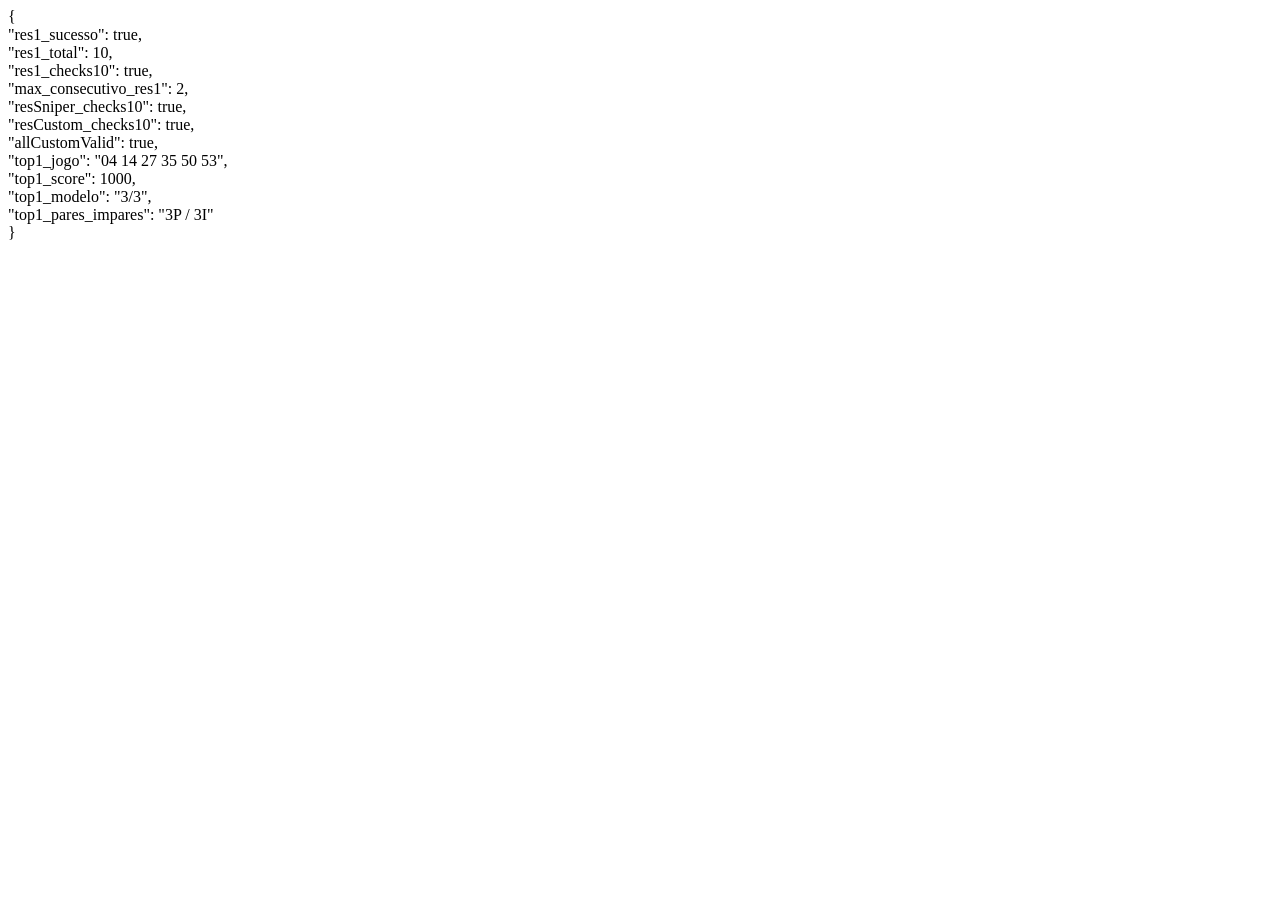
<file: test_megasena_js.html>
<!DOCTYPE html>
<html lang="pt-BR">
<head>
    <meta charset="UTF-8">
    <title>Teste JS Motor Mega-Sena</title>
    <script src="js/data/history_db.js"></script>
    <script src="js/engines/motor_megasena_engine.js"></script>
</head>
<body>
    <div id="output">Executando...</div>
    <script>
    try {
        const res1 = MotorMegaSenaB2BEngine.gerarCarteiraLocal(10, { historicoLimite: 30, estrategia: 'equilibrada' });
        const resSniper = MotorMegaSenaB2BEngine.gerarCarteiraLocal(5, { historicoLimite: 50, estrategia: 'sniper' });
        const resCustom = MotorMegaSenaB2BEngine.gerarCarteiraLocal(5, {
            pool: [3, 7, 9, 12, 16, 18, 21, 24, 27, 30, 31, 34, 37, 40, 43, 45, 49, 52, 55, 60]
        });

        const checks1 = res1.checks_auditoria.aprovacao_integral_10_de_10;
        const checksSniper = resSniper.checks_auditoria.aprovacao_integral_10_de_10;
        const checksCustom = resCustom.checks_auditoria.aprovacao_integral_10_de_10;

        const maxConsec1 = Math.max(...res1.jogos.map(j => j.max_consecutivo));
        const allCustomValid = resCustom.jogos.every(j => j.numeros.every(n => [3, 7, 9, 12, 16, 18, 21, 24, 27, 30, 31, 34, 37, 40, 43, 45, 49, 52, 55, 60].includes(n)));

        const resultObj = {
            res1_sucesso: res1.sucesso,
            res1_total: res1.total_gerado,
            res1_checks10: checks1,
            max_consecutivo_res1: maxConsec1,
            resSniper_checks10: checksSniper,
            resCustom_checks10: checksCustom,
            allCustomValid: allCustomValid,
            top1_jogo: res1.jogos[0].numeros_formatados,
            top1_score: res1.jogos[0].score_b2b,
            top1_modelo: res1.jogos[0].modelo_ab,
            top1_pares_impares: res1.jogos[0].pares_impares
        };

        document.getElementById('output').innerText = JSON.stringify(resultObj, null, 2);
    } catch (e) {
        document.getElementById('output').innerText = 'ERRO: ' + e.message;
    }
    </script>
</body>
</html>
</file>
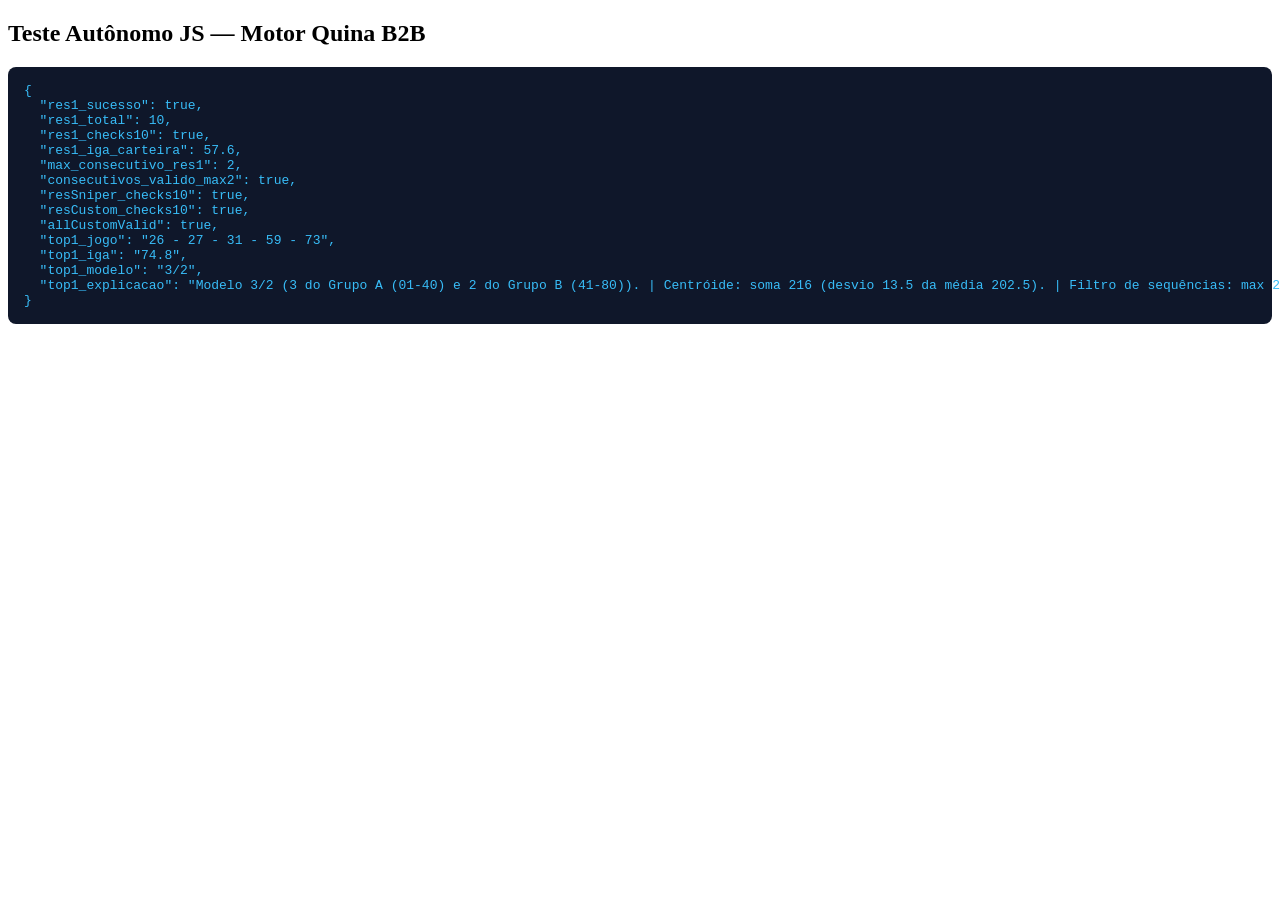
<file: test_quina_js.html>
<!DOCTYPE html>
<html lang="pt-BR">
<head>
    <meta charset="UTF-8">
    <title>Teste JS Motor Quina B2B</title>
    <script src="js/data/history_db.js"></script>
    <script src="js/engines/motor_quina_engine.js"></script>
</head>
<body>
    <h2>Teste Autônomo JS — Motor Quina B2B</h2>
    <pre id="output" style="background:#0f172a;color:#38bdf8;padding:16px;border-radius:8px;font-size:13px;"></pre>
    <script>
    try {
        const res1 = MotorQuinaB2BEngine.gerarCarteiraLocal(10, { historicoLimite: 30, estrategia: 'equilibrada' });
        const resSniper = MotorQuinaB2BEngine.gerarCarteiraLocal(5, { historicoLimite: 30, estrategia: 'sniper' });
        const customPool = [5, 10, 15, 20, 25, 30, 35, 40, 45, 50, 55, 60, 65, 70, 75, 80];
        const resCustom = MotorQuinaB2BEngine.gerarCarteiraLocal(5, { pool: customPool });

        const maxConsec1 = Math.max(...res1.jogos.map(j => j.max_consecutivos));
        const allCustomValid = resCustom.jogos.every(j => j.numeros.every(n => customPool.includes(n)));

        const resultObj = {
            res1_sucesso: res1.sucesso,
            res1_total: res1.total_gerado,
            res1_checks10: res1.checks_auditoria.aprovacao_integral_10_de_10,
            res1_iga_carteira: res1.iga_carteira,
            max_consecutivo_res1: maxConsec1,
            consecutivos_valido_max2: (maxConsec1 <= 2),
            resSniper_checks10: resSniper.checks_auditoria.aprovacao_integral_10_de_10,
            resCustom_checks10: resCustom.checks_auditoria.aprovacao_integral_10_de_10,
            allCustomValid: allCustomValid,
            top1_jogo: res1.jogos[0].linha_texto,
            top1_iga: res1.jogos[0].iga_fmt,
            top1_modelo: res1.jogos[0].modelo,
            top1_explicacao: res1.jogos[0].explicacao_resumida
        };

        document.getElementById('output').innerText = JSON.stringify(resultObj, null, 2);
    } catch (e) {
        document.getElementById('output').innerText = 'ERRO: ' + e.message + '\n' + e.stack;
    }
    </script>
</body>
</html>
</file>
<file: styles/main.css>
:root {
    --primary-color: #10B981;
    --primary-accent: #10B981;
    --bg-main: #061c12;
    --bg-surface: #0a2d1d;
    --text-primary: #f8fafc;
    --text-secondary: #94a3b8;
    --border-color: #1e293b;
    --gold-color: #FFD700;
    --gold-glow: rgba(255, 215, 0, 0.3);
    --radius-sm: 8px;
    --radius-md: 12px;
    --font-family: 'Inter', -apple-system, BlinkMacSystemFont, "Segoe UI", Roboto, Helvetica, Arial, sans-serif;
}

* {
    margin: 0;
    padding: 0;
    box-sizing: border-box;
}

body {
    background-color: var(--bg-main);
    color: var(--text-primary);
    font-family: var(--font-family);
    line-height: 1.5;
    overflow-x: hidden;
}

.app-container {
    max-width: 1400px;
    margin: 0 auto;
    padding: 1rem;
    min-height: 100vh;
}

/* Header & Nav */
header {
    display: flex;
    flex-direction: column;
    margin-bottom: 0;
    border-bottom: 1px solid var(--border-color);
    background:
        linear-gradient(to right, rgba(6, 28, 18, 0.85) 0%, rgba(6, 28, 18, 0.3) 30%, rgba(6, 28, 18, 0.3) 70%, rgba(6, 28, 18, 0.85) 100%),
        url('../img/header-studio-bg.png');
    background-size: cover;
    background-position: center center;
    background-repeat: no-repeat;
    border-radius: 0 0 var(--radius-md) var(--radius-md);
    padding: 1rem 1rem 0 1rem;
    position: relative;
    z-index: 10;
}

/* Header Animation */
@keyframes floatUp {
    0% {
        transform: translateY(20vh) scale(0.5) rotate(0deg);
        opacity: 0;
    }

    10% {
        opacity: 0.6;
    }

    90% {
        opacity: 0.6;
    }

    100% {
        transform: translateY(-120vh) scale(1.1) rotate(360deg);
        opacity: 0;
    }
}

.header-anim-container {
    position: fixed;
    top: 0;
    left: 0;
    width: 100%;
    height: 100vh;
    overflow: hidden;
    z-index: -1;
    /* Moved to back! */
    pointer-events: none;
}

.anim-ball {
    position: absolute;
    bottom: -100px;
    /* Start below screen */
    border-radius: 50%;
    background: radial-gradient(circle at 30% 30%, var(--primary-accent), rgba(255, 255, 255, 0.4));
    box-shadow: 0 0 20px var(--primary-accent);
    animation: floatUp linear infinite;
    opacity: 0.6;

    /* Centering numbers */
    display: flex;
    align-items: center;
    justify-content: center;
    color: rgba(0, 0, 0, 0.6);
    font-weight: 800;
    font-family: var(--font-family);
    user-select: none;
}

/* Ensure content is above animation */
/* Ensure content is above animation */
/* Ensure content is above animation */
.header-top,
nav {
    position: relative;
    z-index: 10;
    /* Ensure this is much higher */
}

.header-top {
    display: flex;
    align-items: center;
    justify-content: flex-start;
    margin-bottom: 1rem;
    padding: 0;
}

.brand-logo {
    display: flex;
    align-items: center;
    gap: 1rem;
}

.logo-container {
    width: 60px;
    height: 60px;
    border-radius: 50%;
    overflow: hidden;
    border: 3px solid var(--gold-color);
    box-shadow: 0 0 16px var(--gold-glow);
    display: flex;
    align-items: center;
    justify-content: center;
    background: var(--bg-surface);
    flex-shrink: 0;
}

.header-logo-img {
    width: 100%;
    height: 100%;
    object-fit: cover;
    display: block;
    transform: scale(1.4); /* Reverted to 1.4 for the original logo version */
    transition: transform 0.3s ease;
}

.logo-container:hover .header-logo-img {
    transform: scale(1.5); /* Subtle hover zoom */
}

.header-top h1 {
    font-size: 1.5rem;
    font-weight: 800;
    background: linear-gradient(135deg, #fff 0%, var(--primary-accent) 100%);
    -webkit-background-clip: text;
    background-clip: text;
    -webkit-text-fill-color: transparent;
    text-transform: uppercase;
    letter-spacing: 2px;
}

nav {
    display: flex;
    gap: 6px;
    flex-wrap: nowrap;
    padding: 8px;
    background: rgba(10, 20, 35, 0.7);
    backdrop-filter: blur(12px);
    width: 100%;
    border-radius: 16px;
    border: 1px solid rgba(255,255,255,0.08);
    box-shadow: 0 4px 24px rgba(0,0,0,0.4);
}

.nav-btn {
    flex: 1;
    min-width: 0;
    padding: 6px 3px;
    border: none;
    background: rgba(255,255,255,0.04);
    color: rgba(255,255,255,0.85);
    font-weight: 800;
    cursor: pointer;
    border-radius: 12px;
    transition: all 0.25s ease;
    display: flex;
    flex-direction: column;
    align-items: center;
    justify-content: center;
    gap: 4px;
    line-height: 1.2;
    border: 1.5px solid var(--gold-color);
    position: relative;
    overflow: hidden;
    box-shadow: 0 0 10px var(--gold-glow);
}

.nav-btn::before {
    content: '';
    position: absolute;
    inset: 0;
    background: var(--btn-gradient, transparent);
    opacity: 0;
    transition: opacity 0.25s ease;
    border-radius: inherit;
}

.nav-btn:hover {
    color: white;
    border-color: rgba(255,255,255,0.15);
    transform: translateY(-1px);
}

.nav-btn:hover::before {
    opacity: 0.2;
}

.nav-btn.active {
    color: white;
    border-color: var(--gold-color);
    box-shadow: 0 6px 25px rgba(0,0,0,0.5), 0 0 15px var(--gold-glow), inset 0 1px 0 rgba(255,255,255,0.3);
    transform: translateY(-2px);
}

.nav-btn.active::before {
    opacity: 1;
    filter: saturate(1.5) contrast(1.1);
}

.nav-name {
    font-size: 0.95rem;
    font-weight: 900;
    letter-spacing: 0.5px;
    text-shadow: 0 2px 6px rgba(0,0,0,0.8);
    position: relative;
    z-index: 2;
}

.nav-prize {
    font-size: 0.75rem;
    font-weight: 800;
    letter-spacing: 0.6px;
    white-space: nowrap;
    padding: 3px 10px;
    border-radius: 20px;
    background: rgba(0,0,0,0.4);
    backdrop-filter: blur(4px);
    border: 1px solid rgba(255,255,255,0.25);
    color: #fff;
    box-shadow: 0 2px 4px rgba(0,0,0,0.3);
    position: relative;
    z-index: 2;
}

.nav-btn.active .nav-prize {
    background: rgba(255,255,255,0.15);
    border-color: rgba(255,255,255,0.25);
    color: white;
}

/* Layout */
.content-wrapper {
    display: grid;
    grid-template-columns: 1fr 340px;
    gap: 1.5rem;
    margin-top: 0;
}

.main-content {
    display: flex;
    flex-direction: column;
    gap: 1.5rem;
}

/* Glass Panels */
.game-config,
.stats-panel,
.results-area,
.sidebar-card {
    background: var(--bg-surface);
    border-radius: var(--radius-md);
    border: 1px solid var(--border-color);
    padding: 1.5rem;
    box-shadow: 0 10px 15px -3px rgba(0, 0, 0, 0.5);
}

.panel-header {
    display: flex;
    justify-content: space-between;
    align-items: center;
    margin-bottom: 0.5rem;
    border-bottom: 1px solid var(--border-color);
    padding-bottom: 0.5rem;
}

.panel-header h2 {
    font-size: 1.8rem;
    font-weight: 800;
    color: white;
}

/* Prize Display - Better integration */
.prize-display {
    background: rgba(255, 255, 255, 0.05);
    border: 1px solid rgba(255, 215, 0, 0.2);
    padding: 0.5rem 1rem;
    margin-top: 0.5rem;
    border-radius: var(--radius-sm);
    display: inline-block;
    backdrop-filter: blur(5px);
}

.prize-inner {
    display: flex;
    align-items: center;
    gap: 0.8rem;
}

.prize-label {
    font-size: 0.8rem;
    color: var(--text-secondary);
    font-weight: 600;
}

.prize-value {
    font-size: 1.2rem;
    font-weight: 800;
    color: #FFD700;
    text-shadow: 0 0 10px rgba(255, 215, 0, 0.5);
}

.prize-badge {
    background: linear-gradient(135deg, #EF4444, #DC2626);
    color: white;
    font-size: 0.7rem;
    font-weight: 800;
    padding: 2px 10px;
    border-radius: 20px;
    letter-spacing: 1px;
    text-transform: uppercase;
    box-shadow: 0 0 10px rgba(239, 68, 68, 0.4);
}

.countdown {
    text-align: right;
}

.countdown small {
    display: block;
    color: var(--text-secondary);
    text-transform: uppercase;
    font-size: 0.7rem;
    letter-spacing: 1px;
}

.timer {
    font-variant-numeric: tabular-nums;
    font-weight: 800;
    color: var(--primary-accent);
}

/* Controls */
.controls {
    display: flex;
    flex-direction: column;
    gap: 0;
}

.control-row {
    display: grid;
    grid-template-columns: 1fr 120px 200px;
    gap: 1.5rem;
    align-items: flex-end;
}

.control-group {
    display: flex;
    flex-direction: column;
    gap: 0.5rem;
}

.control-group label {
    font-size: 0.85rem;
    font-weight: 600;
    color: var(--text-secondary);
}

select,
input[type="number"] {
    background: var(--bg-main);
    border: 1px solid var(--border-color);
    color: white;
    padding: 0.8rem;
    border-radius: var(--radius-sm);
    font-family: inherit;
    font-size: 1rem;
    color-scheme: dark;
    appearance: auto;
    -webkit-appearance: auto;
}

select:focus,
input:focus {
    outline: none;
    border-color: var(--primary-accent);
}

.action-btn {
    background: var(--primary-accent);
    color: white;
    border: none;
    padding: 1rem;
    border-radius: var(--radius-sm);
    font-weight: 800;
    font-size: 1rem;
    cursor: pointer;
    transition: transform 0.2s, background 0.2s;
}

.action-btn:hover {
    background: #059669;
    transform: translateY(-2px);
}

.action-btn:active {
    transform: scale(0.98);
}

/* Grid & Selection */
.selection-area {
    background: rgba(15, 23, 42, 0.3);
    padding: 0.8rem;
    border-radius: var(--radius-md);
    border: 1px solid var(--border-color);
}

.selection-header {
    display: flex;
    justify-content: space-between;
    align-items: center;
    margin-bottom: 0.3rem;
}

.selection-info {
    display: flex;
    gap: 10px;
    align-items: center;
    color: var(--text-secondary);
    font-weight: 600;
}

/* === BOTÕES PADRONIZADOS (sm-btn & stat-toggle) === */
.sm-btn,
.stat-toggle {
    padding: 5px 14px;
    font-size: 0.8rem;
    font-weight: 700;
    background: rgba(255, 215, 0, 0.06);
    border: 1px solid rgba(255, 215, 0, 0.25);
    color: #FFD700;
    border-radius: 8px;
    cursor: pointer;
    transition: all 0.25s ease;
    display: inline-flex;
    align-items: center;
    justify-content: center;
    gap: 4px;
    white-space: nowrap;
    backdrop-filter: blur(4px);
    text-shadow: 0 1px 2px rgba(0, 0, 0, 0.3);
    letter-spacing: 0.3px;
}

.sm-btn:hover,
.stat-toggle:hover {
    background: rgba(255, 215, 0, 0.15);
    border-color: rgba(255, 215, 0, 0.5);
    color: #FFD700;
    box-shadow: 0 0 12px rgba(255, 215, 0, 0.15);
    transform: translateY(-1px);
}

.sm-btn.active,
.stat-toggle.active {
    background: linear-gradient(135deg, #B8860B, #FFD700);
    color: #000;
    border-color: #FFD700;
    box-shadow: 0 0 15px rgba(255, 215, 0, 0.3);
    text-shadow: none;
    -webkit-text-fill-color: #000;
}

.sm-btn:active,
.stat-toggle:active {
    transform: translateY(0);
}

.number-grid {
    display: grid;
    grid-template-columns: repeat(10, minmax(32px, 38px));
    justify-content: center;
    gap: 5px;
    max-height: 340px;
    overflow-y: auto;
    justify-items: center;
    padding: 6px;
    margin: 0 auto;
}

.number-grid[data-game="lotofacil"] {
    grid-template-columns: repeat(5, minmax(36px, 44px));
    max-width: 260px;
}

.number-grid[data-game="diadesorte"] {
    grid-template-columns: repeat(7, minmax(32px, 38px));
    max-width: 330px;
}

.number-grid[data-game="supersete"] {
    grid-template-columns: repeat(7, minmax(30px, 36px));
    max-width: 320px;
}

.grid-num {
    width: 40px;
    height: 40px;
    min-width: 40px;
    min-height: 40px;
    display: flex;
    align-items: center;
    justify-content: center;
    background: var(--bg-main);
    border: 1.5px solid var(--border-color);
    border-radius: 50%;
    font-weight: 700;
    font-size: 0.9rem;
    cursor: pointer;
    transition: all 0.2s;
    user-select: none;
    aspect-ratio: 1;
}

.grid-num:hover {
    border-color: var(--primary-accent);
    transform: scale(1.1);
    z-index: 2;
}

.grid-num.selected {
    background: linear-gradient(135deg, #C026D3, #A855F7);
    color: #fff;
    border-color: #C026D3;
    box-shadow: 0 0 12px rgba(192, 38, 211, 0.5);
    font-weight: 800;
}

.grid-num.fixed {
    border: 2.5px solid #F59E0B !important;
    box-shadow: 0 0 12px rgba(245, 158, 11, 0.5);
    background: linear-gradient(135deg, #F59E0B, #D97706) !important;
    color: #000 !important;
    font-weight: 900;
    animation: fixedGlow 2s ease-in-out infinite;
}

@keyframes fixedGlow {
    0%, 100% { box-shadow: 0 0 10px rgba(245, 158, 11, 0.5); }
    50% { box-shadow: 0 0 20px rgba(245, 158, 11, 0.8), 0 0 6px rgba(251, 191, 36, 0.5); }
}

/* Stats */
.stats-header {
    display: flex;
    justify-content: space-between;
    align-items: center;
    margin-bottom: 1.5rem;
}

.stats-controls {
    display: flex;
    gap: 5px;
    padding: 3px;
    border-radius: 8px;
}

/* .stat-toggle base/active/hover já definidos acima junto com .sm-btn */

.stats-grid {
    display: grid;
    grid-template-columns: 1fr 1fr;
    gap: 2rem;
}

.stat-box {
    padding: 1rem;
    background: rgba(15, 23, 42, 0.3);
    border-radius: var(--radius-sm);
}

.stat-box h4 {
    font-size: 0.8rem;
    text-transform: uppercase;
    color: var(--text-secondary);
    margin-bottom: 1rem;
    display: flex;
    align-items: center;
    gap: 0.5rem;
}

.stat-box.hot h4::before {
    content: '🔥';
}

.stat-box.cold h4::before {
    content: '❄️';
}

.number-list {
    display: flex;
    flex-wrap: wrap;
    gap: 10px;
}

.stat-ball-wrapper {
    position: relative;
    cursor: pointer;
    transition: transform 0.2s;
}

.stat-ball-wrapper:hover {
    transform: scale(1.15);
}

.stat-ball-wrapper .ball {
    width: 30px;
    height: 30px;
    line-height: 28px;
    font-size: 0.8rem;
    border-radius: 50%;
}

.stat-ball-wrapper .stat-add-icon {
    position: absolute;
    top: -5px;
    right: -5px;
    width: 16px;
    height: 16px;
    background: var(--primary-accent);
    color: white;
    font-size: 12px;
    border-radius: 50%;
    display: flex;
    align-items: center;
    justify-content: center;
    opacity: 0;
    transition: opacity 0.2s;
    box-shadow: 0 2px 4px rgba(0, 0, 0, 0.3);
}

.stat-ball-wrapper:hover .stat-add-icon {
    opacity: 1;
}

.ball {
    width: 36px;
    height: 36px;
    display: flex;
    align-items: center;
    justify-content: center;
    background: var(--bg-main);
    border: 1px solid var(--border-color);
    border-radius: 50%;
    font-weight: 700;
    font-size: 0.9rem;
}

.ball.selected {
    background: var(--primary-accent);
}

/* Results */
.results-header {
    display: flex;
    justify-content: flex-start;
    align-items: center;
    gap: 1.5rem;
    margin-bottom: 1.5rem;
    flex-wrap: wrap;
}

.results-actions {
    display: flex;
    gap: 0.3rem;
    flex-wrap: nowrap;
    align-items: center;
    overflow: hidden;
}


.card-copy-btn {
    background: rgba(37, 211, 102, 0.05);
    border: 1px solid #25D366;
    color: #25D366;
    padding: 3px 8px;
    border-radius: 4px;
    font-size: 0.75rem;
    font-weight: 700;
    cursor: pointer;
    transition: all 0.2s;
    display: inline-flex;
    align-items: center;
    gap: 4px;
    text-transform: uppercase;
}

.card-copy-btn:hover {
    background: rgba(37, 211, 102, 0.15);
    transform: translateY(-1px);
    box-shadow: 0 2px 8px rgba(37, 211, 102, 0.2);
}

.card-copy-btn:active {
    transform: translateY(0);
}

.games-grid {
    display: grid;
    grid-template-columns: repeat(auto-fill, minmax(320px, 1fr));
    gap: 1rem;
}

.game-card {
    background: var(--bg-main);
    border: 1px solid var(--border-color);
    padding: 1rem 0.8rem;
    border-radius: var(--radius-sm);
    display: flex;
    flex-direction: column;
    gap: 0.8rem;
    position: relative;
    transition: transform 0.2s;
}

.game-card:hover {
    border-color: var(--primary-accent);
}

.game-index-badge {
    position: absolute;
    top: 10px;
    right: 10px;
    font-size: 0.7rem;
    color: var(--text-secondary);
    font-weight: 700;
    text-transform: uppercase;
}

.game-numbers-wrapper {
    display: flex;
    flex-wrap: nowrap !important;
    gap: 5px;
    justify-content: center;
    align-items: center;
    width: 100%;
}

.game-numbers-wrapper .ball {
    flex: 0 0 auto;
}

/* Permitir quebra apenas em loterias com volume massivo de dezenas (Lotofácil 15 e Lotomania 50) */
/* Permitir quebra em loterias com mais de 7 dezenas (Timemania 10, Lotofácil 15 e Lotomania 50) */
[data-game-key="timemania"] .game-numbers-wrapper,
[data-game-key="lotofacil"] .game-numbers-wrapper,
[data-game-key="lotomania"] .game-numbers-wrapper,
.games-grid[data-game-key="timemania"] .game-numbers-wrapper,
.games-grid[data-game-key="lotofacil"] .game-numbers-wrapper,
.games-grid[data-game-key="lotomania"] .game-numbers-wrapper {
    flex-wrap: wrap !important;
    gap: 6px 8px;
}

/* Timemania 10 Dezenas: Design Proporcional 5+5, Anti-Overflow e Estilo Emerald Cyber */
[data-game-key="timemania"] .game-card {
    padding: 1rem 0.85rem;
    background: linear-gradient(145deg, rgba(15, 23, 42, 0.95), rgba(6, 44, 34, 0.45));
    border: 1px solid rgba(16, 185, 129, 0.35);
    border-radius: var(--radius-sm, 10px);
    box-shadow: 0 4px 15px rgba(0, 0, 0, 0.35);
    overflow: hidden;
    transition: transform 0.2s ease, border-color 0.2s ease, box-shadow 0.2s ease;
}

[data-game-key="timemania"] .game-card:hover {
    border-color: #34d399;
    box-shadow: 0 6px 22px rgba(16, 185, 129, 0.25);
    transform: translateY(-2px);
}

[data-game-key="timemania"] .game-numbers-wrapper {
    display: flex !important;
    flex-wrap: wrap !important;
    justify-content: center !important;
    align-items: center !important;
    gap: 6px 8px !important;
    max-width: 215px !important;
    margin: 6px auto !important;
    width: 100% !important;
}

[data-game-key="timemania"] .ball {
    width: 32px !important;
    height: 32px !important;
    min-width: 32px !important;
    max-width: 32px !important;
    font-size: 0.82rem !important;
    font-weight: 800 !important;
    line-height: 1 !important;
    display: flex !important;
    align-items: center !important;
    justify-content: center !important;
    border-radius: 50% !important;
    background: radial-gradient(circle at 32% 32%, #065f46 0%, #022c22 85%) !important;
    border: 1.5px solid #10b981 !important;
    color: #ecfdf5 !important;
    box-shadow: 0 2px 5px rgba(0, 0, 0, 0.4), inset 0 1px 1px rgba(255, 255, 255, 0.25) !important;
    margin: 0 !important;
    padding: 0 !important;
    flex: 0 0 32px !important;
    box-sizing: border-box !important;
    transition: transform 0.15s ease, border-color 0.15s ease, box-shadow 0.15s ease !important;
}

[data-game-key="timemania"] .ball:hover {
    transform: scale(1.12);
    border-color: #34d399 !important;
    box-shadow: 0 0 10px rgba(52, 211, 153, 0.6) !important;
    z-index: 2;
}

[data-game-key="timemania"] .ball.fixed {
    background: radial-gradient(circle at 32% 32%, #b45309 0%, #451a03 85%) !important;
    border-color: #f59e0b !important;
    color: #fef3c7 !important;
    box-shadow: 0 0 8px rgba(245, 158, 11, 0.5) !important;
}

.empty-state {
    grid-column: 1 / -1;
    text-align: center;
    padding: 4rem 2rem;
    color: var(--text-secondary);
    border: 2px dashed var(--border-color);
    border-radius: var(--radius-md);
}

/* Sidebar */
.investment-sidebar {
    display: flex;
    flex-direction: column;
    gap: 1.5rem;
}

.cost-summary {
    margin: 1.5rem 0;
    display: flex;
    flex-direction: column;
    gap: 0.8rem;
}

.cost-row {
    display: flex;
    justify-content: space-between;
    font-size: 0.9rem;
    color: var(--text-secondary);
}

.cost-row strong {
    color: white;
}

.cost-total {
    margin-top: 0.5rem;
    padding-top: 1rem;
    border-top: 1px solid var(--border-color);
    display: flex;
    justify-content: space-between;
    align-items: baseline;
}

.cost-total strong {
    font-size: 1.5rem;
    color: var(--primary-accent);
}

.closing-estimates {
    display: flex;
    flex-direction: column;
    gap: 0.8rem;
}

.estimate-item {
    background: rgba(15, 23, 42, 0.3);
    padding: 0.8rem;
    border-radius: var(--radius-sm);
    border: 1px solid transparent;
}

.estimate-label {
    display: block;
    font-size: 0.75rem;
    text-transform: uppercase;
    color: var(--primary-accent);
    font-weight: 700;
    margin-bottom: 0.4rem;
}

.estimate-value {
    display: flex;
    justify-content: space-between;
    font-size: 0.95rem;
    font-weight: 600;
}

.helper-text {
    font-size: 0.8rem;
    color: var(--text-secondary);
    font-style: italic;
    text-align: center;
}

/* Modals */
.modal-overlay {
    position: fixed;
    top: 0;
    left: 0;
    width: 100%;
    height: 100%;
    background: rgba(0, 0, 0, 0.8);
    backdrop-filter: blur(4px);
    display: none;
    align-items: center;
    justify-content: center;
    z-index: 1000;
}

.modal-content {
    background: var(--bg-surface);
    border: 1px solid var(--border-color);
    border-radius: var(--radius-md);
    padding: 2rem;
    width: 90%;
    max-width: 500px;
}

.modal-header {
    display: flex;
    justify-content: space-between;
    align-items: center;
    margin-bottom: 1.5rem;
}

/* ═══════════════════════════════════════════════════
   PAINEL IA - Premium Glassmorphism Design
   ═══════════════════════════════════════════════════ */

.quantum-card {
    background: linear-gradient(145deg, 
        rgba(139, 92, 246, 0.08) 0%, 
        rgba(16, 185, 129, 0.06) 40%, 
        rgba(10, 15, 30, 0.5) 100%);
    backdrop-filter: blur(12px);
    border: 1px solid rgba(139, 92, 246, 0.2);
    border-radius: 16px;
    padding: 0;
    box-shadow: 
        0 8px 32px rgba(139, 92, 246, 0.08),
        0 2px 8px rgba(0, 0, 0, 0.3),
        inset 0 1px 0 rgba(255, 255, 255, 0.05);
    position: relative;
    overflow: hidden;
}

/* Barra de brilho animada no topo */
.quantum-shine-bar {
    height: 3px;
    background: linear-gradient(90deg, 
        transparent 0%, 
        #8B5CF6 20%, 
        #FFD700 50%, 
        #10B981 80%, 
        transparent 100%);
    background-size: 200% 100%;
    animation: shineSlide 3s linear infinite;
}

@keyframes shineSlide {
    0% { background-position: -200% 0; }
    100% { background-position: 200% 0; }
}

/* Header */
.quantum-header {
    padding: 0.8rem 1rem 0;
    margin-bottom: 0.5rem;
}

.quantum-title-group {
    display: flex;
    align-items: center;
    gap: 8px;
}

.quantum-icon {
    font-size: 1.1rem;
    filter: drop-shadow(0 0 4px rgba(255, 215, 0, 0.6));
    animation: iconPulse 2s ease-in-out infinite;
}

@keyframes iconPulse {
    0%, 100% { transform: scale(1); }
    50% { transform: scale(1.15); }
}

.quantum-header h4 {
    color: #FFD700;
    font-size: 1rem;
    font-weight: 800;
    margin: 0;
    text-transform: uppercase;
    letter-spacing: 1.2px;
    background: linear-gradient(135deg, #FFD700 0%, #E9D5FF 50%, #FFD700 100%);
    background-size: 200% 200%;
    -webkit-background-clip: text;
    -webkit-text-fill-color: transparent;
    background-clip: text;
    animation: shimmerText 3s ease-in-out infinite;
}

@keyframes shimmerText {
    0%, 100% { background-position: 0% 50%; }
    50% { background-position: 100% 50%; }
}

.quantum-badge {
    display: inline-flex;
    align-items: center;
    justify-content: center;
    background: linear-gradient(135deg, #FFD700, #F59E0B);
    color: #000;
    -webkit-text-fill-color: #000;
    font-size: 0.6rem;
    font-weight: 900;
    padding: 3px 10px;
    border-radius: 20px;
    letter-spacing: 2px;
    text-transform: uppercase;
    box-shadow: 0 0 12px rgba(255, 215, 0, 0.4), 0 2px 4px rgba(0, 0, 0, 0.3);
    animation: pulseBadge 2.5s ease-in-out infinite;
}

@keyframes pulseBadge {
    0%, 100% { box-shadow: 0 0 8px rgba(255, 215, 0, 0.3); transform: scale(1); }
    50% { box-shadow: 0 0 20px rgba(255, 215, 0, 0.7); transform: scale(1.06); }
}

/* Fórmula */
.formula-display {
    font-family: 'Fira Code', 'Courier New', monospace;
    font-size: 0.7rem;
    color: #C4B5FD;
    background: rgba(0, 0, 0, 0.3);
    padding: 6px 1rem;
    margin: 0 1rem 0.6rem;
    border-radius: 6px;
    border: 1px solid rgba(139, 92, 246, 0.15);
    line-height: 1.4;
    text-align: center;
}

/* Controles */
.quantum-controls-row {
    display: flex;
    align-items: flex-end;
    gap: 10px;
    padding: 0 1rem;
    margin-bottom: 0.6rem;
    justify-content: center;
}

.quantum-input-group {
    display: flex;
    flex-direction: column;
    gap: 3px;
}

.quantum-input-group label {
    font-size: 0.7rem;
    color: rgba(233, 213, 255, 0.7);
    margin: 0;
    letter-spacing: 0.5px;
    text-transform: uppercase;
    font-weight: 600;
}

.quantum-controls-row input[type="number"] {
    width: 60px;
    padding: 0 0.4rem;
    font-size: 0.9rem;
    height: 36px;
    background: rgba(0, 0, 0, 0.3);
    border: 1px solid rgba(139, 92, 246, 0.3);
    color: #fff;
    text-align: center;
    color-scheme: dark;
    border-radius: 8px;
    transition: border-color 0.2s;
}

.quantum-controls-row input[type="number"]:focus {
    border-color: #FFD700;
    box-shadow: 0 0 8px rgba(255, 215, 0, 0.2);
}

/* Botão Gerar - Dourado Premium */
.quantum-btn {
    border: none;
    padding: 0 1.2rem;
    height: 36px;
    font-size: 0.8rem;
    font-weight: 700;
    border-radius: 8px;
    transition: all 0.3s ease;
    display: inline-flex;
    align-items: center;
    justify-content: center;
    white-space: nowrap;
    cursor: pointer;
    gap: 5px;
    font-family: inherit;
}

.quantum-btn-generate {
    background: linear-gradient(135deg, #B8860B, #FFD700);
    color: #000;
    box-shadow: 0 3px 10px rgba(255, 215, 0, 0.2);
    text-shadow: 0 1px 1px rgba(255, 255, 255, 0.3);
    padding: 0 1.5rem;
}

.quantum-btn-generate:hover {
    background: linear-gradient(135deg, #FFD700, #FFF8DC);
    box-shadow: 0 4px 16px rgba(255, 215, 0, 0.35);
    transform: translateY(-1px);
}

.quantum-btn-generate:active {
    transform: translateY(0);
    box-shadow: 0 2px 8px rgba(255, 215, 0, 0.2);
}

/* Área de Resultados */
.quantum-results-area {
    min-height: 42px;
    background: rgba(0, 0, 0, 0.12);
    border-radius: 8px;
    margin: 0 1rem 0.5rem;
    padding: 8px;
    border: 1px dashed rgba(139, 92, 246, 0.12);
    display: flex;
    flex-wrap: wrap;
    gap: 5px;
    justify-content: center;
    align-items: center;
    transition: border-color 0.3s, background 0.3s;
}

.quantum-results-area:has(.ball) {
    border-style: solid;
    border-color: rgba(139, 92, 246, 0.2);
    background: rgba(0, 0, 0, 0.2);
}

.quantum-placeholder {
    color: var(--text-secondary);
    text-align: center;
    font-size: 0.75rem;
    opacity: 0.5;
    padding: 0.3rem;
    font-style: italic;
}

/* Botão Usar - Esmeralda Full Width */
.quantum-btn-use {
    display: flex;
    width: auto;
    margin: 0 auto 0.7rem;
    padding: 0 2rem;
    height: 32px;
    background: transparent;
    border: 1px solid rgba(16, 185, 129, 0.35);
    color: #10B981;
    font-size: 0.75rem;
    font-weight: 600;
    border-radius: 6px;
    box-shadow: none;
    opacity: 0.85;
    transition: all 0.25s ease;
}

.quantum-btn-use:hover {
    background: linear-gradient(135deg, #10B981, #059669);
    color: #fff;
    border-color: #10B981;
    box-shadow: 0 6px 20px rgba(16, 185, 129, 0.3);
    transform: translateY(-1px);
}

.quantum-btn-use:active {
    transform: translateY(0);
}

/* Check Result Styles */
.ball.hit {
    background: #22C55E !important;
    color: white !important;
    border-color: #22C55E !important;
    box-shadow: 0 0 10px rgba(34, 197, 94, 0.5);
    transform: scale(1.1);
    z-index: 2;
}

.check-summary {
    animation: slideDown 0.3s ease-out;
}

@keyframes slideDown {
    from {
        opacity: 0;
        transform: translateY(-20px);
    }

    to {
        opacity: 1;
        transform: translateY(0);
    }
}

/* Print Overrides */
/* PRINT CSS - Clean Layout */
@media print {
    @page {
        margin: 5mm;
        /* Balanced margins */
        size: auto;
    }

    html,
    body {
        background: white !important;
        color: black !important;
        margin: 0 !important;
        padding: 0 !important;
        width: 100% !important;
        display: block !important;
        font-size: 11pt !important;
        /* Standard readable font size for docs */
    }

    body>*:not(.app-container) {
        display: none !important;
    }

    /* Hide UI controls */
    nav,
    .header-anim-container,
    .investment-sidebar,
    #btn-install-app,
    .controls,
    .countdown,
    .stats-panel,
    .results-actions,
    .check-summary,
    .modal-overlay,
    .results-header h3,
    .empty-state {
        display: none !important;
    }

    .app-container {
        display: block !important;
        position: relative !important;
        width: 100% !important;
        max-width: 195mm !important;
        /* A4 safe width */
        margin: 0 auto !important;
        padding: 5px !important;
        background: transparent !important;
        box-shadow: none !important;
        border: none !important;
    }

    /* Custom Print Header */
    header {
        display: flex !important;
        flex-direction: row !important;
        align-items: center !important;
        justify-content: flex-start !important;
        width: 100% !important;
        border-bottom: 2px solid #000 !important;
        margin-bottom: 20px !important;
        padding-bottom: 10px !important;
        background: transparent !important;
        height: auto !important;
        min-height: auto !important;
    }

    .header-top {
        display: flex !important;
        flex-direction: row !important;
        align-items: center !important;
        justify-content: flex-start !important;
        width: 100% !important;
        gap: 20px !important;
        padding: 0 !important;
    }

    .brand-logo {
        display: block !important;
    }

    .brand-logo img {
        height: 80px !important;
        width: auto !important;
        filter: none !important;
        transform: none !important;
        margin: 0 !important;
    }

    /* Title displayed on print only via JS */
    .print-title {
        display: block !important;
        font-size: 22pt !important;
        font-weight: bold !important;
        color: #000 !important;
        text-align: left !important;
    }

    .print-title span {
        font-size: 12pt !important;
        text-transform: none !important;
    }

    /* Content Area */
    .content-wrapper,
    .main-content {
        display: block !important;
        width: 100% !important;
        margin: 0 !important;
        padding: 0 !important;
    }

    .results-area {
        display: block !important;
        width: 100% !important;
        padding: 0 !important;
    }

    /* Games: 2 columns for better A4 usage */
    .games-grid {
        display: grid !important;
        grid-template-columns: 1fr 1fr !important;
        gap: 5px !important;
        width: 100% !important;
    }

    .game-card {
        page-break-inside: avoid !important;
        break-inside: avoid !important;
        border: 1px solid #000 !important;
        background: #fff !important;
        padding: 4px !important;
        margin: 0 !important;
        display: flex !important;
        flex-direction: row !important;
        /* Horizontal flow for balls */
        align-items: center !important;
        gap: 5px !important;
    }

    .game-index-badge {
        display: block !important;
        font-size: 10pt !important;
        font-weight: bold !important;
        color: #000 !important;
        margin-right: 5px !important;
        width: 50px !important;
        /* Fixed width for game label */
    }

    /* Balls: Dynamic Sizing based on game type */
    .ball {
        display: inline-block !important;
        width: auto !important;
        height: auto !important;
        background: transparent !important;
        border: none !important;
        color: #000 !important;
        font-weight: 600 !important;
        font-size: 13pt !important;
        /* Base size for standard games */
        padding: 0 2px !important;
        margin: 0 !important;
        box-shadow: none !important;
        line-height: 1.4 !important;
    }

    /* SPECIFIC ADAPTATIONS */

    /* Medium Games (Lotofácil) */
    [data-game-key="lotofacil"] .ball {
        font-size: 12pt !important;
        font-weight: 700 !important;
    }

    /* Small & Medium-Large Games (Mega, Quina, Dupla, Dia, Timemania) -> High Visibility */
    [data-game-key="megasena"] .ball,
    [data-game-key="quina"] .ball,
    [data-game-key="duplasena"] .ball,
    [data-game-key="diadesorte"] .ball,
    [data-game-key="timemania"] .ball {
        font-size: 14pt !important;
        font-weight: 800 !important;
        padding: 0 4px !important;
    }

    /* Large Games (Lotomania) -> GIANT Visibility (10/page) */
    [data-game-key="lotomania"] .ball {
        font-size: 15pt !important;
        font-weight: 800 !important;
        padding: 0 2px !important;
        letter-spacing: normal !important;
    }

    /* Add Comma separator */
    .ball:not(:last-child)::after {
        content: ', ';
    }

    /* Footer - Compact for Lotomania */
    .results-area::after {
        content: 'BOA SORTE';
        display: block;
        width: 100%;
        text-align: center;
        margin-top: 15px;
        /* Reduced from 40px */
        padding-top: 8px;
        /* Reduced from 10px */
        border-top: 2px solid #000;
        font-size: 14pt;
        /* Reduced from 16pt */
        font-weight: bold;
        color: green !important;
        -webkit-print-color-adjust: exact;
        print-color-adjust: exact;
    }
}

/* Tutorial Button Hover Effect */
#btn-tutorial {
    transition: transform 0.2s ease, box-shadow 0.2s ease;
}

#btn-tutorial:hover {
    transform: translateY(-2px);
    box-shadow: 0 8px 20px rgba(16, 185, 129, 0.4);
}

/* Tutorial Print Link Hover */
#print-tutorial:hover {
    text-decoration: underline;
    opacity: 0.8;
}

/* ==========================================================================
   CYBER HUD GLASSMORPHISM NEON BUTTONS (B2B LOTERIAS FUTURISTA)
   ========================================================================== */
.cyber-btn {
    position: relative;
    background: linear-gradient(180deg, rgba(30, 41, 59, 0.7) 0%, rgba(15, 23, 42, 0.88) 100%);
    backdrop-filter: blur(8px);
    -webkit-backdrop-filter: blur(8px);
    border-radius: 10px;
    padding: 10px 12px;
    display: flex;
    align-items: center;
    justify-content: flex-start;
    gap: 8px;
    font-weight: 700;
    font-size: 0.78rem;
    letter-spacing: 0.5px;
    color: #f8fafc;
    transition: all 0.25s cubic-bezier(0.4, 0, 0.2, 1);
    cursor: pointer;
    user-select: none;
    box-shadow: 0 4px 12px rgba(0, 0, 0, 0.25), inset 0 1px 0 rgba(255, 255, 255, 0.08);
    overflow: hidden;
    text-decoration: none;
    outline: none;
    min-height: 44px;
    box-sizing: border-box;
}

.cyber-btn::before {
    content: '';
    position: absolute;
    top: 0;
    left: 0;
    right: 0;
    height: 2px;
    opacity: 0.8;
    transition: opacity 0.2s, box-shadow 0.2s;
}

.cyber-btn:hover {
    transform: translateY(-2px);
    box-shadow: 0 8px 20px rgba(0, 0, 0, 0.45), inset 0 1px 0 rgba(255, 255, 255, 0.15);
}

.cyber-btn:active {
    transform: translateY(0);
}

.cyber-led {
    width: 8px;
    height: 8px;
    border-radius: 50%;
    display: inline-block;
    flex-shrink: 0;
    transition: box-shadow 0.25s ease;
}

.cyber-name {
    font-weight: 700;
    font-size: 0.78rem;
    letter-spacing: 0.5px;
    white-space: nowrap;
    overflow: hidden;
    text-overflow: ellipsis;
}

.cyber-tag {
    font-size: 0.62rem;
    font-weight: 700;
    padding: 2px 6px;
    border-radius: 4px;
    margin-left: auto;
    flex-shrink: 0;
    font-family: 'JetBrains Mono', monospace, ui-monospace, SFMono-Regular, Menlo, Monaco, Consolas;
    letter-spacing: 0.5px;
}

.cyber-btn-icon {
    font-size: 0.95rem;
    line-height: 1;
    flex-shrink: 0;
}

/* --- Top Row Controls --- */
.cyber-top-manual {
    background: linear-gradient(180deg, rgba(30, 41, 59, 0.6) 0%, rgba(15, 23, 42, 0.85) 100%);
    border: 1px solid rgba(148, 163, 184, 0.35);
    color: #e2e8f0;
}
.cyber-top-manual::before { background: #94a3b8; box-shadow: 0 0 10px #94a3b8; }
.cyber-top-manual:hover {
    border-color: rgba(148, 163, 184, 0.7);
    box-shadow: 0 0 16px rgba(148, 163, 184, 0.25);
}
.cyber-top-manual .cyber-tag {
    background: rgba(51, 65, 85, 0.8);
    color: #cbd5e1;
    border: 1px solid rgba(148, 163, 184, 0.2);
}

.cyber-top-cobertura {
    background: linear-gradient(180deg, rgba(5, 150, 105, 0.25) 0%, rgba(15, 23, 42, 0.88) 100%);
    border: 1px solid rgba(16, 185, 129, 0.5);
    color: #ecfdf5;
}
.cyber-top-cobertura::before { background: #10b981; box-shadow: 0 0 12px #10b981; }
.cyber-top-cobertura:hover {
    border-color: #34d399;
    box-shadow: 0 0 20px rgba(16, 185, 129, 0.4);
}
.cyber-top-cobertura .cyber-tag {
    background: rgba(6, 78, 59, 0.8);
    color: #a7f3d0;
    border: 1px solid rgba(16, 185, 129, 0.3);
}

.cyber-top-sniper {
    background: linear-gradient(180deg, rgba(217, 119, 6, 0.28) 0%, rgba(15, 23, 42, 0.9) 100%);
    border: 1px solid rgba(245, 158, 11, 0.6);
    color: #fef3c7;
}
.cyber-top-sniper::before { background: #f59e0b; box-shadow: 0 0 12px #f59e0b; }
.cyber-top-sniper:hover {
    border-color: #fbbf24;
    box-shadow: 0 0 22px rgba(245, 158, 11, 0.45);
}
.cyber-top-sniper .cyber-tag,
.cyber-tag-sniper {
    background: rgba(120, 53, 15, 0.85);
    color: #fde68a;
    border: 1px solid rgba(245, 158, 11, 0.4);
}

.cyber-top-smart {
    background: linear-gradient(180deg, rgba(6, 182, 212, 0.25) 0%, rgba(15, 23, 42, 0.88) 100%);
    border: 1px solid rgba(6, 182, 212, 0.5);
    color: #cffafe;
}
.cyber-top-smart::before { background: #06b6d4; box-shadow: 0 0 12px #06b6d4; }
.cyber-top-smart:hover {
    border-color: #22d3ee;
    box-shadow: 0 0 20px rgba(6, 182, 212, 0.4);
}
.cyber-top-smart .cyber-tag {
    background: rgba(22, 78, 99, 0.8);
    color: #a5f3fc;
    border: 1px solid rgba(6, 182, 212, 0.3);
}

/* --- 10 Motores de Loteria --- */
/* 1. Mega-Sena */
.cyber-mega { border: 1px solid rgba(16, 185, 129, 0.45); }
.cyber-mega::before { background: #10b981; box-shadow: 0 0 10px #10b981; }
.cyber-mega:hover { border-color: #34d399; box-shadow: 0 0 18px rgba(16, 185, 129, 0.35); }
.cyber-mega .cyber-led { background: #34d399; box-shadow: 0 0 8px #34d399; }
.cyber-mega .cyber-tag { background: rgba(6, 78, 59, 0.8); color: #6ee7b7; border: 1px solid rgba(16, 185, 129, 0.3); }

/* 2. Super Sete */
.cyber-super { border: 1px solid rgba(56, 189, 248, 0.45); }
.cyber-super::before { background: #38bdf8; box-shadow: 0 0 10px #38bdf8; }
.cyber-super:hover { border-color: #7dd3fc; box-shadow: 0 0 18px rgba(56, 189, 248, 0.35); }
.cyber-super .cyber-led { background: #38bdf8; box-shadow: 0 0 8px #38bdf8; }
.cyber-super .cyber-tag { background: rgba(12, 74, 110, 0.8); color: #7dd3fc; border: 1px solid rgba(56, 189, 248, 0.3); }

/* 3. Lotofácil */
.cyber-loto { border: 1px solid rgba(192, 132, 252, 0.45); }
.cyber-loto::before { background: #c084fc; box-shadow: 0 0 10px #c084fc; }
.cyber-loto:hover { border-color: #e9d5ff; box-shadow: 0 0 18px rgba(192, 132, 252, 0.35); }
.cyber-loto .cyber-led { background: #c084fc; box-shadow: 0 0 8px #c084fc; }
.cyber-loto .cyber-tag { background: rgba(88, 28, 135, 0.8); color: #d8b4fe; border: 1px solid rgba(192, 132, 252, 0.3); }

/* 4. Quina */
.cyber-quina { border: 1px solid rgba(96, 165, 250, 0.45); }
.cyber-quina::before { background: #60a5fa; box-shadow: 0 0 10px #60a5fa; }
.cyber-quina:hover { border-color: #93c5fd; box-shadow: 0 0 18px rgba(96, 165, 250, 0.35); }
.cyber-quina .cyber-led { background: #60a5fa; box-shadow: 0 0 8px #60a5fa; }
.cyber-quina .cyber-tag { background: rgba(30, 58, 138, 0.8); color: #93c5fd; border: 1px solid rgba(96, 165, 250, 0.3); }

/* 5. Dupla Sena */
.cyber-dupla { border: 1px solid rgba(248, 113, 113, 0.45); }
.cyber-dupla::before { background: #f87171; box-shadow: 0 0 10px #f87171; }
.cyber-dupla:hover { border-color: #fca5a5; box-shadow: 0 0 18px rgba(248, 113, 113, 0.35); }
.cyber-dupla .cyber-led { background: #f87171; box-shadow: 0 0 8px #f87171; }
.cyber-dupla .cyber-tag { background: rgba(127, 29, 29, 0.8); color: #fca5a5; border: 1px solid rgba(248, 113, 113, 0.3); }

/* 6. +Milionária */
.cyber-mil { border: 1px solid rgba(45, 212, 191, 0.5); }
.cyber-mil::before { background: #2dd4bf; box-shadow: 0 0 10px #2dd4bf; }
.cyber-mil:hover { border-color: #5eead4; box-shadow: 0 0 18px rgba(45, 212, 191, 0.35); }
.cyber-mil .cyber-led { background: #2dd4bf; box-shadow: 0 0 8px #2dd4bf; }
.cyber-mil .cyber-tag { background: rgba(19, 78, 74, 0.8); color: #5eead4; border: 1px solid rgba(45, 212, 191, 0.3); }

/* 7. Lotomania */
.cyber-mania { border: 1px solid rgba(34, 211, 238, 0.45); }
.cyber-mania::before { background: #22d3ee; box-shadow: 0 0 10px #22d3ee; }
.cyber-mania:hover { border-color: #67e8f9; box-shadow: 0 0 18px rgba(34, 211, 238, 0.35); }
.cyber-mania .cyber-led { background: #22d3ee; box-shadow: 0 0 8px #22d3ee; }
.cyber-mania .cyber-tag { background: rgba(22, 78, 99, 0.8); color: #67e8f9; border: 1px solid rgba(34, 211, 238, 0.3); }

/* 8. Dia de Sorte */
.cyber-sorte { border: 1px solid rgba(251, 191, 36, 0.45); }
.cyber-sorte::before { background: #fbbf24; box-shadow: 0 0 10px #fbbf24; }
.cyber-sorte:hover { border-color: #fde68a; box-shadow: 0 0 18px rgba(251, 191, 36, 0.35); }
.cyber-sorte .cyber-led { background: #fbbf24; box-shadow: 0 0 8px #fbbf24; }
.cyber-sorte .cyber-tag { background: rgba(120, 53, 15, 0.8); color: #fde68a; border: 1px solid rgba(251, 191, 36, 0.3); }

/* 9. Timemania */
.cyber-time { border: 1px solid rgba(163, 230, 53, 0.45); }
.cyber-time::before { background: #a3e635; box-shadow: 0 0 10px #a3e635; }
.cyber-time:hover { border-color: #bef264; box-shadow: 0 0 18px rgba(163, 230, 53, 0.35); }
.cyber-time .cyber-led { background: #a3e635; box-shadow: 0 0 8px #a3e635; }
.cyber-time .cyber-tag { background: rgba(54, 83, 20, 0.8); color: #bef264; border: 1px solid rgba(163, 230, 53, 0.3); }

/* 10. Loteca */
.cyber-loteca { border: 1px solid rgba(74, 222, 128, 0.45); }
.cyber-loteca::before { background: #4ade80; box-shadow: 0 0 10px #4ade80; }
.cyber-loteca:hover { border-color: #86efac; box-shadow: 0 0 18px rgba(74, 222, 128, 0.35); }
.cyber-loteca .cyber-led { background: #4ade80; box-shadow: 0 0 8px #4ade80; }
.cyber-loteca .cyber-tag { background: rgba(20, 83, 45, 0.8); color: #86efac; border: 1px solid rgba(74, 222, 128, 0.3); }

/* --- Destaques Ativos (Cyber Glow) --- */
.cyber-btn.cyber-active {
    transform: translateY(-2px);
    box-shadow: 0 8px 24px rgba(0, 0, 0, 0.5);
}
.cyber-mega.cyber-active {
    border-color: #34d399 !important;
    box-shadow: 0 0 20px rgba(16, 185, 129, 0.55), inset 0 0 10px rgba(16, 185, 129, 0.2) !important;
}
.cyber-super.cyber-active {
    border-color: #7dd3fc !important;
    box-shadow: 0 0 20px rgba(56, 189, 248, 0.55), inset 0 0 10px rgba(56, 189, 248, 0.2) !important;
}
.cyber-loto.cyber-active {
    border-color: #e9d5ff !important;
    box-shadow: 0 0 20px rgba(192, 132, 252, 0.55), inset 0 0 10px rgba(192, 132, 252, 0.2) !important;
}
.cyber-quina.cyber-active {
    border-color: #93c5fd !important;
    box-shadow: 0 0 20px rgba(96, 165, 250, 0.55), inset 0 0 10px rgba(96, 165, 250, 0.2) !important;
}
.cyber-dupla.cyber-active {
    border-color: #fca5a5 !important;
    box-shadow: 0 0 20px rgba(248, 113, 113, 0.55), inset 0 0 10px rgba(248, 113, 113, 0.2) !important;
}
.cyber-mil.cyber-active {
    border-color: #5eead4 !important;
    box-shadow: 0 0 20px rgba(45, 212, 191, 0.55), inset 0 0 10px rgba(45, 212, 191, 0.2) !important;
}
.cyber-mania.cyber-active {
    border-color: #67e8f9 !important;
    box-shadow: 0 0 20px rgba(34, 211, 238, 0.55), inset 0 0 10px rgba(34, 211, 238, 0.2) !important;
}
.cyber-sorte.cyber-active {
    border-color: #fde68a !important;
    box-shadow: 0 0 20px rgba(251, 191, 36, 0.55), inset 0 0 10px rgba(251, 191, 36, 0.2) !important;
}
.cyber-time.cyber-active {
    border-color: #bef264 !important;
    box-shadow: 0 0 20px rgba(163, 230, 53, 0.55), inset 0 0 10px rgba(163, 230, 53, 0.2) !important;
}
.cyber-loteca.cyber-active {
    border-color: #86efac !important;
    box-shadow: 0 0 20px rgba(74, 222, 128, 0.55), inset 0 0 10px rgba(74, 222, 128, 0.2) !important;
}

@media (max-width: 768px) {
    #action-buttons-row {
        flex-direction: column !important;
    }
    #b2b-motors-row {
        grid-template-columns: repeat(2, 1fr) !important;
    }
    .cyber-btn {
        padding: 9px 10px;
        font-size: 0.74rem;
    }
    .cyber-name {
        font-size: 0.74rem;
    }
    .cyber-tag {
        font-size: 0.58rem;
        padding: 1.5px 4px;
    }
}
</file>
<file: styles/components.css>
/* Component Styles for Modern Glassmorphism UI */

/* Buttons */
/* Buttons */
.action-btn {
    width: 100%;
    /* Gradient refined: Emerald to Teal (Lottery/Money Theme) */
    background: linear-gradient(135deg, #10B981, #059669);
    color: #fff;
    border: none;
    padding: 0 1.5rem;
    /* Use side padding, let height define vertical */
    height: 48px;
    /* Maintain the fixed height */
    display: flex;
    align-items: center;
    justify-content: center;
    gap: 0.5rem;

    border-radius: var(--radius-sm);
    font-weight: 600;
    font-size: 0.95rem;
    cursor: pointer;
    transition: all 0.3s ease;
    box-shadow: 0 4px 15px rgba(16, 185, 129, 0.3);
    /* Green shadow */
    text-shadow: 0 1px 2px rgba(0, 0, 0, 0.2);
    white-space: nowrap;
    box-sizing: border-box;
}

/* Container dos 3 botões de ação (Gerar Jogos, Gerar com IA, Precisão) */
#action-buttons-row {
    display: flex;
    gap: 6px;
    align-items: stretch;
}
#action-buttons-row > * {
    flex: 1;
    min-width: 0;
}

/* Label Modo Precisão — mesma aparência que buttons */
#precision-mode-label {
    height: 48px;
    font-size: 0.85rem;
    padding: 0 0.8rem;
}

.action-btn:hover {
    transform: translateY(-1px);
    box-shadow: 0 6px 20px rgba(16, 185, 129, 0.5);
    /* Stronger green shadow on hover */
    opacity: 1;
}

.action-btn:active {
    transform: translateY(0);
}

/* Smart IA Button — Botão "Gerar com IA" */
.smart-ia-btn {
    background: linear-gradient(135deg, #8B5CF6, #6D28D9) !important;
    box-shadow: 0 4px 15px rgba(139, 92, 246, 0.35) !important;
    position: relative;
    overflow: hidden;
    white-space: nowrap;
    font-size: 0.85rem !important;
}
.smart-ia-btn::before {
    content: '';
    position: absolute;
    top: 0; left: -100%;
    width: 100%; height: 100%;
    background: linear-gradient(90deg, transparent, rgba(255,255,255,0.15), transparent);
    transition: left 0.6s ease;
}
.smart-ia-btn:hover::before {
    left: 100%;
}
.smart-ia-btn:hover {
    box-shadow: 0 6px 25px rgba(139, 92, 246, 0.6), 0 0 15px rgba(139, 92, 246, 0.3) !important;
    transform: translateY(-2px);
}
.smart-ia-btn:active {
    transform: translateY(0) scale(0.98);
}
.smart-ia-btn:disabled {
    opacity: 0.6;
    cursor: not-allowed;
}

/* ─── PRECISION PLAY BTN — JOGAR L99 ─────────────────────────────────── */
@keyframes precisionPulse {
    0%, 100% { box-shadow: 0 4px 15px rgba(251, 191, 36, 0.4), 0 0 8px rgba(251, 191, 36, 0.2); }
    50%       { box-shadow: 0 6px 28px rgba(251, 191, 36, 0.75), 0 0 22px rgba(251, 191, 36, 0.45); }
}
.precision-play-btn {
    background: linear-gradient(135deg, #D97706, #B45309, #92400E) !important;
    box-shadow: 0 4px 15px rgba(251, 191, 36, 0.4) !important;
    border: 1px solid rgba(251, 191, 36, 0.5) !important;
    color: #FEF3C7 !important;
    position: relative;
    overflow: hidden;
    white-space: nowrap;
    font-size: 0.85rem !important;
    font-weight: 800 !important;
    letter-spacing: 0.04em;
    animation: precisionPulse 2.4s ease-in-out infinite;
}
.precision-play-btn::before {
    content: '';
    position: absolute;
    top: 0; left: -100%;
    width: 100%; height: 100%;
    background: linear-gradient(90deg, transparent, rgba(251,191,36,0.25), transparent);
    transition: left 0.5s ease;
}
.precision-play-btn:hover::before { left: 100%; }
.precision-play-btn:hover {
    background: linear-gradient(135deg, #F59E0B, #D97706, #B45309) !important;
    box-shadow: 0 8px 32px rgba(251, 191, 36, 0.8), 0 0 20px rgba(251, 191, 36, 0.5) !important;
    transform: translateY(-2px) scale(1.02);
    color: #fff !important;
    animation: none;
}
.precision-play-btn:active {
    transform: translateY(0) scale(0.97);
    animation: none;
}
.precision-play-btn:disabled {
    opacity: 0.5;
    cursor: not-allowed;
    animation: none;
}

/* Smart Mode Toggle Buttons */
.smart-mode-btn.active {
    background: rgba(139, 92, 246, 0.35) !important;
    border-color: rgba(139, 92, 246, 0.6) !important;
    color: #C4B5FD !important;
    box-shadow: 0 0 8px rgba(139, 92, 246, 0.2);
}
.smart-mode-btn:not(.active) {
    background: rgba(0, 0, 0, 0.2) !important;
    border-color: rgba(139, 92, 246, 0.15) !important;
    color: #64748B !important;
}
.smart-mode-btn:hover {
    opacity: 0.9;
    transform: translateY(-1px);
}

/* .sm-btn - Estilos unificados definidos em main.css */

.secondary-btn {
    background: rgba(37, 211, 102, 0.05);
    border: 1px solid #25D366;
    color: #25D366;
    padding: 0.6rem 1.2rem;
    border-radius: var(--radius-sm);
    font-size: 0.9rem;
    font-weight: 700;
    cursor: pointer;
    transition: all 0.3s;
    display: inline-flex;
    align-items: center;
    justify-content: center;
    gap: 0.4rem;
    white-space: nowrap;
    text-transform: uppercase;
    flex-shrink: 1;
}

.secondary-btn:hover {
    background: rgba(37, 211, 102, 0.15);
    box-shadow: 0 0 15px rgba(37, 211, 102, 0.4);
    transform: translateY(-1px);
}

.secondary-btn:active {
    transform: translateY(1px);
    background: rgba(37, 211, 102, 0.25);
}

/* ===== CONTROLE GLOBAL DE EMOJIS EM BOTÕES ===== */
/* Normaliza o tamanho dos emojis 3D em TODOS os botões */
.secondary-btn,
.sm-btn,
.action-btn,
.quantum-btn,
.stat-toggle,
.nav-btn {
    font-family: 'Inter', -apple-system, sans-serif;
}

/* Forçar emojis para tamanho consistente */
button, .secondary-btn, .sm-btn, .action-btn {
    -webkit-font-smoothing: antialiased;
}

/* Spans de ícone dentro de botões - tamanho controlado */
.icon-sm {
    font-size: 0.9rem !important;
    line-height: 1 !important;
    display: inline-block;
    vertical-align: middle;
}

/* Inputs & selects */
.control-row {
    display: grid;
    /* Proportional columns: Guarantee (Wide) | Qty (Narrow) | Button (Medium) */
    grid-template-columns: 2fr 1fr 1.5fr;
    gap: 1.5rem;
    /* Standard clean gap */
    align-items: end;
    margin-top: 0;
}

.control-group {
    display: flex;
    flex-direction: column;
    gap: 0.25rem;
}

label {
    display: block;
    margin-bottom: 0.25rem;
    /* Slightly more space */
    color: var(--text-secondary);
    font-size: 0.9rem;
    font-weight: 500;
}

input[type="number"],
select {
    width: 100%;
    background: rgba(0, 0, 0, 0.2);
    border: 1px solid rgba(255, 255, 255, 0.1);
    color: var(--text-primary);
    padding: 0.5rem 0.8rem;
    border-radius: var(--radius-sm);
    font-size: 1rem;
    transition: all 0.3s;
    outline: none;
    height: 48px;
    /* Match Button Height exactly */
}

/* Setas sempre visíveis nos inputs numéricos */
input[type="number"] {
    appearance: auto;
    -webkit-appearance: auto;
    color-scheme: dark; /* Força controles nativos claros no tema escuro */
}

input[type="number"]::-webkit-inner-spin-button,
input[type="number"]::-webkit-outer-spin-button {
    -webkit-appearance: inner-spin-button !important;
    opacity: 1 !important;
    display: block !important;
    height: auto;
    width: 20px;
    cursor: pointer;
    position: relative;
}

input[type="number"]:focus,
select:focus {
    border-color: var(--primary-accent);
    box-shadow: 0 0 0 2px rgba(139, 92, 246, 0.2);
    background: rgba(0, 0, 0, 0.4);
}

/* Number Grid */
.selection-area {
    margin-bottom: 1rem;
}

.selection-header {
    display: flex;
    justify-content: space-between;
    align-items: center;
    margin-bottom: 1rem;
}

.selection-info {
    display: flex;
    gap: 10px;
    align-items: center;
    font-size: 0.9rem;
    color: var(--text-secondary);
}

.selection-info span {
    color: var(--primary-accent);
    font-weight: 700;
}

.number-grid {
    display: grid;
    grid-template-columns: repeat(auto-fit, 32px);
    justify-content: center;
    gap: 6px;
    max-height: 200px;
    overflow-y: auto;
    padding: 2px;
}

/* Custom Scrollbar */
.number-grid::-webkit-scrollbar {
    width: 6px;
}

.number-grid::-webkit-scrollbar-thumb {
    background: var(--border-color);
    border-radius: 3px;
}

.grid-num {
    display: flex;
    align-items: center;
    justify-content: center;
    width: 28px;
    height: 28px;
    margin: 0;
    font-size: 0.85rem;
    border-radius: 50%;
    background: var(--bg-main);
    color: var(--text-primary);
    border: 1px solid rgba(255, 255, 255, 0.3);
    font-weight: 700;
    cursor: pointer;
    transition: all 0.15s ease;
    user-select: none;
}

.grid-num:hover {
    background: var(--bg-surface-hover);
    border-color: var(--text-secondary);
    color: var(--text-primary);
}

.grid-num.selected {
    background: linear-gradient(135deg, #C026D3, #A855F7);
    color: #fff;
    border-color: #C026D3;
    transform: scale(1.08);
    box-shadow: 0 0 8px rgba(192, 38, 211, 0.4);
    font-weight: 800;
}

/* Fixed Mode Styles — OURO sólido, muito distinto */
.grid-num.fixed {
    border: 2.5px solid #F59E0B !important;
    color: #F59E0B;
    box-shadow: 0 0 10px rgba(245, 158, 11, 0.35), 0 0 3px rgba(245, 158, 11, 0.2);
    position: relative;
}

.grid-num.fixed.selected {
    background: linear-gradient(135deg, #F59E0B, #D97706) !important;
    color: #000 !important;
    border-color: #FBBF24 !important;
    transform: scale(1.15);
    box-shadow: 0 0 14px rgba(245, 158, 11, 0.6), 0 0 4px rgba(251, 191, 36, 0.4);
    font-weight: 900;
    animation: fixedPulse 2s ease-in-out infinite;
}

@keyframes fixedPulse {
    0%, 100% { box-shadow: 0 0 10px rgba(245, 158, 11, 0.5); }
    50% { box-shadow: 0 0 18px rgba(245, 158, 11, 0.8), 0 0 6px rgba(251, 191, 36, 0.5); }
}

/* Results */
.results-area {
    min-height: 200px;
}

.results-header {
    display: flex;
    justify-content: space-between;
    align-items: center;
    margin-bottom: 1.5rem;
    border-bottom: 1px solid var(--border-color);
    padding-bottom: 1rem;
}

.games-grid {
    display: grid;
    grid-template-columns: repeat(auto-fill, minmax(320px, 1fr));
    gap: 1rem;
}

.game-card {
    background: var(--bg-main);
    padding: 1rem 0.8rem;
    border-radius: var(--radius-sm);
    border: 1px solid var(--border-color);
    display: flex;
    flex-direction: column;
    gap: 0.6rem;
    position: relative;
    justify-content: center;
}

.game-index-badge {
    position: absolute;
    top: 2px;
    left: 4px;
    font-size: 0.75rem;
    color: var(--text-secondary);
    font-family: monospace;
    opacity: 0.7;
}

/* Cleanup removed classes */
.game-card-header,
.game-card-footer,
.game-balls-row {
    display: none;
}



.ball {
    width: 36px;
    height: 36px;
    border-radius: 50%;
    background: var(--bg-surface);
    color: #FFFFFF;
    border: 1px solid var(--border-color);
    display: flex;
    align-items: center;
    justify-content: center;
    font-size: 1rem;
    font-weight: 800;
    opacity: 1;
    text-shadow: 0 1px 2px rgba(0, 0, 0, 0.5);
}

.empty-state {
    color: var(--text-muted);
    text-align: center;
    padding: 2rem;
    grid-column: 1 / -1;
}

/* Stats */
.stats-header {
    display: flex;
    justify-content: space-between;
    align-items: center;
    margin-bottom: 1.5rem;
}

.stats-controls {
    display: flex;
    gap: 5px;
}

/* .stat-toggle - Estilos unificados definidos em main.css */

.stats-grid {
    display: grid;
    grid-template-columns: 1fr 1fr;
    gap: 2rem;
}

.number-list {
    display: flex;
    flex-wrap: wrap;
    gap: 5px;
}

.stat-box h4 {
    margin: 0 0 1rem 0;
    font-size: 0.9rem;
    text-transform: uppercase;
    letter-spacing: 0.05em;
    color: var(--text-muted);
}

.stat-box.hot .ball {
    color: #FACC15;
    /* Yellow */
    border-color: rgba(250, 204, 21, 0.5);
    box-shadow: 0 0 5px rgba(250, 204, 21, 0.2);
}

.stat-box.cold .ball {
    color: #EF4444;
    /* Red */
    border-color: rgba(239, 68, 68, 0.5);
    box-shadow: 0 0 5px rgba(239, 68, 68, 0.2);
}

.stat-box .ball {
    font-size: 0.85rem;
    font-weight: 800;
    width: 30px;
    height: 30px;
    background: var(--bg-main);
    border-width: 2px;
    box-shadow: 0 2px 4px rgba(0, 0, 0, 0.3);
}

@media(max-width: 600px) {
    .control-row {
        grid-template-columns: 1fr;
    }

    .stats-grid {
        grid-template-columns: 1fr;
    }
}

/* Modal Styles */
.modal-overlay {
    position: fixed;
    top: 0;
    left: 0;
    width: 100%;
    height: 100%;
    background: rgba(0, 0, 0, 0.7);
    z-index: 9999;
    display: flex;
    justify-content: center;
    align-items: center;
    backdrop-filter: blur(2px);
}

.modal-content {
    background: var(--bg-main);
    border: 1px solid var(--border-color);
    padding: 2rem;
    border-radius: var(--radius-sm);
    width: 90%;
    max-width: 500px;
    box-shadow: 0 10px 25px rgba(0, 0, 0, 0.5);
    position: relative;
    animation: slideDown 0.3s ease;
}

.modal-header {
    display: flex;
    justify-content: space-between;
    align-items: center;
    margin-bottom: 1.5rem;
    border-bottom: 1px solid var(--border-color);
    padding-bottom: 0.5rem;
}

.modal-header h3 {
    margin: 0;
    font-size: 1.2rem;
    color: var(--primary-accent);
}

.close-check-modal:hover {
    color: var(--primary-accent) !important;
}

@keyframes slideDown {
    from {
        transform: translateY(-20px);
        opacity: 0;
    }

    to {
        transform: translateY(0);
        opacity: 1;
    }
}

/* Hit Highlights */
.ball.hit {
    box-shadow: 0 0 10px #22C55E;
    transform: scale(1.1);
    z-index: 1;
}

/* ═══════════════════════════════════════════════════════════════════
   MÓDULO ESTATÍSTICAS — Painel de Conferência de Resultados
   ═══════════════════════════════════════════════════════════════════ */

/* Sidebar Button Icon */
.sidebar-btn-icon.stats-icon {
    background: linear-gradient(135deg, #EC4899, #BE185D);
}

/* Modal Full-Screen */
.stats-modal-overlay {
    position: fixed;
    top: 0; left: 0;
    width: 100%; height: 100%;
    background: rgba(0, 0, 0, 0.92);
    z-index: 10001;
    display: none;
    align-items: flex-start;
    justify-content: center;
    padding: 10px;
    box-sizing: border-box;
    overflow-y: auto;
    -webkit-overflow-scrolling: touch;
    backdrop-filter: blur(8px);
}
.stats-modal-overlay.active {
    display: flex;
}

.stats-modal {
    background: linear-gradient(165deg, #0a0e1a 0%, #0f172a 40%, #131b2e 100%);
    border-radius: 18px;
    border: 1px solid rgba(236, 72, 153, 0.25);
    width: 100%;
    max-width: 98vw;
    max-height: 95vh;
    overflow-y: auto;
    overflow-x: hidden;
    padding: 14px 12px;
    color: #E2E8F0;
    box-shadow: 0 20px 80px rgba(0, 0, 0, 0.7), 0 0 40px rgba(236, 72, 153, 0.08);
    animation: statsModalIn 0.35s ease-out;
    box-sizing: border-box;
}

@keyframes statsModalIn {
    from { opacity: 0; transform: translateY(-15px) scale(0.97); }
    to { opacity: 1; transform: translateY(0) scale(1); }
}

/* Header */
.stats-modal-header {
    display: flex;
    justify-content: space-between;
    align-items: center;
    margin-bottom: 10px;
    padding-bottom: 8px;
    border-bottom: 1px solid rgba(236, 72, 153, 0.15);
}
.stats-modal-header h2 {
    margin: 0;
    font-size: 1rem;
    font-weight: 900;
    background: linear-gradient(135deg, #EC4899, #F472B6);
    -webkit-background-clip: text;
    background-clip: text;
    -webkit-text-fill-color: transparent;
    letter-spacing: 0.5px;
}
.stats-modal-close {
    background: none;
    border: none;
    color: #94A3B8;
    font-size: 1.8rem;
    cursor: pointer;
    padding: 4px 8px;
    transition: all 0.2s;
    border-radius: 8px;
}
.stats-modal-close:hover {
    color: #EC4899;
    background: rgba(236, 72, 153, 0.1);
}

/* Lottery Selector Buttons */
.stats-lottery-grid {
    display: grid;
    grid-template-columns: repeat(7, 1fr);
    gap: 5px;
    margin-bottom: 12px;
}
.stats-lottery-btn {
    display: flex;
    flex-direction: column;
    align-items: center;
    gap: 2px;
    padding: 8px 4px;
    border-radius: 10px;
    border: 1px solid rgba(255, 255, 255, 0.08);
    background: rgba(255, 255, 255, 0.03);
    cursor: pointer;
    transition: all 0.25s ease;
    position: relative;
    overflow: hidden;
}
.stats-lottery-btn::before {
    content: '';
    position: absolute;
    top: 0; left: -100%;
    width: 100%; height: 100%;
    background: linear-gradient(90deg, transparent, rgba(255,255,255,0.06), transparent);
    transition: left 0.5s ease;
    pointer-events: none;
}
.stats-lottery-btn:hover::before { left: 100%; }
.stats-lottery-btn:hover {
    transform: translateY(-2px);
    box-shadow: 0 4px 15px rgba(0,0,0,0.3);
}
.stats-lottery-btn.active {
    border-color: var(--stats-lottery-color, #EC4899);
    background: rgba(255, 255, 255, 0.06);
    box-shadow: 0 0 20px rgba(var(--stats-lottery-rgb, 236, 72, 153), 0.15);
}
.stats-lottery-btn .stats-lot-name {
    font-size: 0.65rem;
    font-weight: 700;
    color: #E2E8F0;
    text-align: center;
    line-height: 1.1;
}
.stats-lottery-btn .stats-lot-count {
    font-size: 0.52rem;
    color: #94A3B8;
    font-weight: 600;
}
.stats-lottery-btn .stats-lot-dot {
    width: 6px; height: 6px;
    border-radius: 50%;
    margin-bottom: 1px;
}

/* Filters Bar */
.stats-filter-bar {
    display: flex;
    gap: 5px;
    flex-wrap: wrap;
    margin-bottom: 10px;
    padding: 6px 10px;
    background: rgba(255, 255, 255, 0.02);
    border: 1px solid rgba(255, 255, 255, 0.06);
    border-radius: 10px;
    align-items: center;
}
.stats-filter-bar label {
    font-size: 0.6rem;
    color: #94A3B8;
    font-weight: 700;
    text-transform: uppercase;
    letter-spacing: 0.3px;
    margin-bottom: 0;
    white-space: nowrap;
}
.stats-filter-bar select {
    height: 28px;
    font-size: 0.62rem;
    padding: 1px 6px;
    background: rgba(0,0,0,0.4);
    border: 1px solid rgba(255,255,255,0.1);
    border-radius: 6px;
    color: #E2E8F0;
    min-width: 80px;
    cursor: pointer;
}
.stats-filter-bar select:focus {
    border-color: #EC4899;
    box-shadow: 0 0 0 2px rgba(236, 72, 153, 0.15);
}

/* Aggregates/Totals Bar */
.stats-totals {
    display: grid;
    grid-template-columns: repeat(6, 1fr);
    gap: 4px;
    margin-bottom: 10px;
}
.stats-total-card {
    background: linear-gradient(145deg, rgba(255,255,255,0.04), rgba(255,255,255,0.01));
    border: 1px solid rgba(255,255,255,0.06);
    border-radius: 8px;
    padding: 6px 6px;
    text-align: center;
    transition: all 0.2s;
}
.stats-total-card:hover {
    border-color: rgba(236, 72, 153, 0.2);
    background: rgba(236, 72, 153, 0.03);
}
.stats-total-label {
    font-size: 0.56rem;
    color: #64748b;
    text-transform: uppercase;
    letter-spacing: 0.3px;
    font-weight: 600;
    margin-bottom: 1px;
}
.stats-total-value {
    font-size: 0.85rem;
    font-weight: 800;
    color: #E2E8F0;
}
.stats-total-value.positive { color: #22C55E; }
.stats-total-value.negative { color: #EF4444; }

/* Data Table */
.stats-table-wrapper {
    overflow-x: hidden;
    border: 1px solid rgba(255, 255, 255, 0.06);
    border-radius: 12px;
    margin-bottom: 10px;
    width: 100%;
    box-sizing: border-box;
}
.stats-table-wrapper::-webkit-scrollbar { width: 6px; height: 0; }
.stats-table-wrapper::-webkit-scrollbar-thumb { background: #334155; border-radius: 3px; }
.stats-table-wrapper::-webkit-scrollbar-track { background: transparent; }

.stats-table {
    width: 100%;
    border-collapse: collapse;
    font-size: 0.62rem;
    table-layout: auto;
}
.stats-table thead {
    position: sticky;
    top: 0;
    z-index: 2;
}
.stats-table th {
    background: linear-gradient(180deg, #1e1b3a, #151228);
    color: #C4B5FD;
    padding: 5px 3px;
    text-align: center;
    font-weight: 700;
    font-size: 0.58rem;
    text-transform: uppercase;
    letter-spacing: 0.2px;
    white-space: nowrap;
    border-bottom: 2px solid rgba(236, 72, 153, 0.2);
    cursor: pointer;
    user-select: none;
    transition: background 0.2s;
}
.stats-table th:hover {
    background: linear-gradient(180deg, #2a2548, #1a1535);
}
.stats-table th .sort-arrow {
    font-size: 0.5rem;
    margin-left: 2px;
    opacity: 0.5;
}
.stats-table td {
    padding: 4px 3px;
    text-align: center;
    border-bottom: 1px solid rgba(255, 255, 255, 0.04);
    color: #CBD5E1;
    white-space: nowrap;
    transition: background 0.15s;
    font-size: 0.6rem;
}
.stats-table tbody tr:hover td {
    background: rgba(236, 72, 153, 0.04);
}
.stats-table tbody tr:nth-child(even) td {
    background: rgba(255, 255, 255, 0.015);
}
.stats-table tbody tr:nth-child(even):hover td {
    background: rgba(236, 72, 153, 0.05);
}

/* Cells with colored badges */
.stats-badge {
    display: inline-block;
    padding: 1px 5px;
    border-radius: 8px;
    font-weight: 700;
    font-size: 0.55rem;
    white-space: nowrap;
}
.stats-badge.quantum { background: rgba(139, 92, 246, 0.2); color: #C4B5FD; border: 1px solid #8B5CF640; }
.stats-badge.precision { background: rgba(234, 179, 8, 0.2); color: #FCD34D; border: 1px solid #EAB30860; }
.stats-badge.gerar   { background: rgba(16, 185, 129, 0.15); color: #6EE7B7; border: 1px solid #10B98140; }
.stats-badge.dual    { background: rgba(124, 58, 237, 0.15); color: #A78BFA; border: 1px solid #7C3AED40; }
.stats-badge.fech    { background: rgba(234, 179, 8, 0.15); color: #FCD34D; border: 1px solid #EAB30840; }
.stats-badge.manual  { background: rgba(148, 163, 184, 0.1); color: #94A3B8; border: 1px solid #47556940; }
.stats-badge.sim     { background: rgba(34, 197, 94, 0.15); color: #22C55E; }
.stats-badge.nao     { background: rgba(148, 163, 184, 0.08); color: #64748B; }

.stats-cell-positive { color: #22C55E; font-weight: 700; }
.stats-cell-negative { color: #EF4444; font-weight: 700; }
.stats-cell-neutral  { color: #94A3B8; }
.stats-cell-prize    { color: #FFD700; font-weight: 700; }

/* Actions Bar */
.stats-actions-bar {
    display: flex;
    gap: 6px;
    flex-wrap: wrap;
    justify-content: flex-end;
    padding: 8px 0 0;
    border-top: 1px solid rgba(255, 255, 255, 0.06);
}
.stats-action-btn {
    padding: 6px 10px;
    border-radius: 6px;
    border: 1px solid rgba(255, 255, 255, 0.1);
    background: rgba(255, 255, 255, 0.04);
    color: #CBD5E1;
    font-size: 0.65rem;
    font-weight: 700;
    cursor: pointer;
    transition: all 0.2s;
    display: inline-flex;
    align-items: center;
    gap: 3px;
}
.stats-action-btn:hover {
    background: rgba(236, 72, 153, 0.1);
    border-color: rgba(236, 72, 153, 0.3);
    color: #F9A8D4;
}
.stats-action-btn.danger { border-color: #EF444440; color: #F87171; }
.stats-action-btn.danger:hover { background: rgba(239, 68, 68, 0.1); border-color: #EF4444; }

/* Empty State for Stats */
.stats-empty {
    text-align: center;
    padding: 40px 20px;
    color: #475569;
}
.stats-empty .stats-empty-icon {
    font-size: 3rem;
    margin-bottom: 12px;
    opacity: 0.5;
}
.stats-empty .stats-empty-title {
    font-size: 1rem;
    font-weight: 700;
    color: #64748B;
    margin-bottom: 6px;
}
.stats-empty .stats-empty-desc {
    font-size: 0.78rem;
    color: #475569;
    line-height: 1.5;
}

/* Delete row button */
.stats-delete-btn {
    background: none;
    border: none;
    color: #64748b;
    cursor: pointer;
    font-size: 0.75rem;
    padding: 2px 4px;
    border-radius: 4px;
    transition: all 0.15s;
}
.stats-delete-btn:hover {
    color: #EF4444;
    background: rgba(239, 68, 68, 0.1);
}

/* Responsive */
@media (max-width: 768px) {
    .stats-modal { padding: 10px 6px; }
    .stats-lottery-grid { grid-template-columns: repeat(4, 1fr); gap: 4px; }
    .stats-lottery-btn { padding: 6px 3px; }
    .stats-lottery-btn .stats-lot-name { font-size: 0.58rem; }
    .stats-filter-bar { flex-direction: column; align-items: stretch; }
    .stats-filter-bar select { min-width: unset; width: 100%; }
    .stats-totals { grid-template-columns: repeat(3, 1fr); }
    .stats-table { font-size: 0.55rem; }
    .stats-table th { padding: 4px 2px; font-size: 0.5rem; }
    .stats-table td { padding: 3px 2px; font-size: 0.52rem; }
    .stats-badge { font-size: 0.48rem; padding: 1px 3px; }
}

/* ═══════════════════════════════════════════════════════════════════
   PAINEL DE FREQUÊNCIA MULTI-FAIXA — 3, 5, 10 e 15 Sorteios
   ═══════════════════════════════════════════════════════════════════ */

.freq-panel {
    margin-top: 1.2rem;
    padding: 16px;
    background: linear-gradient(165deg, rgba(10, 14, 26, 0.97) 0%, rgba(15, 23, 42, 0.95) 100%);
    border: 1px solid rgba(139, 92, 246, 0.2);
    border-radius: 14px;
    box-shadow: 0 8px 32px rgba(0, 0, 0, 0.35), inset 0 1px 0 rgba(255, 255, 255, 0.03);
}

.freq-panel-header {
    display: flex;
    justify-content: space-between;
    align-items: center;
    margin-bottom: 6px;
    padding-bottom: 4px;
    border-bottom: 1px solid rgba(139, 92, 246, 0.15);
}

.freq-panel-header h3 {
    margin: 0;
    font-size: 0.8rem;
    font-weight: 900;
    background: linear-gradient(135deg, #8B5CF6, #C4B5FD);
    -webkit-background-clip: text;
    background-clip: text;
    -webkit-text-fill-color: transparent;
    letter-spacing: 0.5px;
}

.freq-panel-header .freq-badge {
    font-size: 0.58rem;
    font-weight: 700;
    color: #A78BFA;
    background: rgba(139, 92, 246, 0.15);
    border: 1px solid rgba(139, 92, 246, 0.3);
    padding: 3px 8px;
    border-radius: 20px;
    text-transform: uppercase;
    letter-spacing: 1px;
}

.freq-grid {
    display: grid;
    grid-template-columns: repeat(4, 1fr);
    gap: 4px;
}

.freq-column {
    background: rgba(255, 255, 255, 0.02);
    border: 1px solid rgba(255, 255, 255, 0.06);
    border-radius: 8px;
    padding: 4px 3px;
    transition: all 0.3s ease;
    min-width: 0;
    overflow: hidden;
}
.freq-column:hover {
    border-color: rgba(139, 92, 246, 0.25);
    background: rgba(139, 92, 246, 0.03);
    transform: translateY(-1px);
    box-shadow: 0 4px 15px rgba(0, 0, 0, 0.2);
}

.freq-col-header {
    text-align: center;
    margin-bottom: 4px;
    padding-bottom: 3px;
    border-bottom: 1px solid rgba(255, 255, 255, 0.06);
}
.freq-col-header .freq-range-label {
    font-size: 0.72rem;
    font-weight: 900;
    color: #E2E8F0;
    display: block;
    line-height: 1;
}
.freq-col-header .freq-range-sub {
    font-size: 0.58rem;
    color: #64748B;
    font-weight: 600;
    text-transform: uppercase;
    letter-spacing: 0.5px;
    margin-top: 2px;
    display: block;
}

.freq-section {
    margin-bottom: 4px;
}
.freq-section:last-child {
    margin-bottom: 0;
}
.freq-section-title {
    font-size: 0.6rem;
    font-weight: 700;
    text-transform: uppercase;
    letter-spacing: 0.5px;
    margin-bottom: 5px;
    padding: 2px 6px;
    border-radius: 4px;
    display: inline-block;
}
.freq-section-title.hot {
    color: #FACC15;
    background: rgba(250, 204, 21, 0.08);
}
.freq-section-title.cold {
    color: #60A5FA;
    background: rgba(96, 165, 250, 0.08);
}

.freq-nums {
    display: flex;
    flex-wrap: wrap;
    gap: 2px;
}

.freq-ball {
    width: 18px;
    height: 18px;
    border-radius: 50%;
    display: flex;
    align-items: center;
    justify-content: center;
    font-size: 0.5rem;
    font-weight: 800;
    border: 1px solid;
    transition: all 0.2s ease;
    cursor: default;
    position: relative;
    flex-shrink: 0;
}
.freq-ball:hover {
    transform: scale(1.15);
    z-index: 2;
}
.freq-ball .freq-tooltip {
    display: none;
    position: absolute;
    bottom: calc(100% + 4px);
    left: 50%;
    transform: translateX(-50%);
    background: #1E293B;
    border: 1px solid rgba(255, 255, 255, 0.15);
    color: #E2E8F0;
    font-size: 0.58rem;
    padding: 3px 6px;
    border-radius: 5px;
    white-space: nowrap;
    z-index: 100;
    pointer-events: none;
    box-shadow: 0 4px 12px rgba(0, 0, 0, 0.4);
}
.freq-ball:hover .freq-tooltip {
    display: block;
}

/* Hot balls — yellow/orange gradient */
.freq-ball.hot-1 {
    background: rgba(250, 204, 21, 0.2);
    color: #FACC15;
    border-color: rgba(250, 204, 21, 0.5);
    box-shadow: 0 0 6px rgba(250, 204, 21, 0.15);
}
.freq-ball.hot-2 {
    background: rgba(251, 191, 36, 0.15);
    color: #FCD34D;
    border-color: rgba(251, 191, 36, 0.35);
}
.freq-ball.hot-3 {
    background: rgba(245, 158, 11, 0.12);
    color: #F59E0B;
    border-color: rgba(245, 158, 11, 0.3);
}

/* Cold balls — blue gradient */
.freq-ball.cold-1 {
    background: rgba(96, 165, 250, 0.2);
    color: #60A5FA;
    border-color: rgba(96, 165, 250, 0.5);
    box-shadow: 0 0 6px rgba(96, 165, 250, 0.15);
}
.freq-ball.cold-2 {
    background: rgba(59, 130, 246, 0.15);
    color: #93C5FD;
    border-color: rgba(59, 130, 246, 0.3);
}
.freq-ball.cold-3 {
    background: rgba(30, 64, 175, 0.15);
    color: #BFDBFE;
    border-color: rgba(30, 64, 175, 0.3);
}

/* Loading state */
.freq-loading {
    text-align: center;
    padding: 20px;
    color: #8B5CF6;
    font-size: 0.82rem;
    font-weight: 600;
}
.freq-loading .freq-spinner {
    display: inline-block;
    width: 18px; height: 18px;
    border: 2px solid rgba(139, 92, 246, 0.2);
    border-top-color: #8B5CF6;
    border-radius: 50%;
    animation: freqSpin 0.8s linear infinite;
    margin-right: 6px;
    vertical-align: middle;
}
@keyframes freqSpin {
    to { transform: rotate(360deg); }
}

/* No-data state */
.freq-no-data {
    text-align: center;
    padding: 16px;
    color: #475569;
    font-size: 0.75rem;
    font-style: italic;
}

/* Responsive */
@media (max-width: 900px) {
    .freq-grid {
        grid-template-columns: repeat(2, 1fr);
    }
}
@media (max-width: 500px) {
    .freq-grid {
        grid-template-columns: 1fr;
    }
    .freq-panel {
        padding: 12px 10px;
    }
}
/* ── NOVO VISUAL DOS BOTÕES (REFORMA MEGA SENA) ── */
.random-btn {
    background: linear-gradient(135deg, #4B5563, #374151) !important;
    box-shadow: 0 4px 15px rgba(75, 85, 99, 0.3) !important;
    border: 1px solid rgba(156, 163, 175, 0.2);
}
.random-btn:hover {
    background: linear-gradient(135deg, #6B7280, #4B5563) !important;
    box-shadow: 0 6px 20px rgba(75, 85, 99, 0.5) !important;
}

.coverage-btn {
    background: linear-gradient(135deg, #059669, #047857) !important;
    box-shadow: 0 4px 15px rgba(16, 185, 129, 0.35) !important;
    border: 1px solid rgba(52, 211, 153, 0.3);
}
.coverage-btn:hover {
    background: linear-gradient(135deg, #10B981, #059669) !important;
    box-shadow: 0 6px 20px rgba(16, 185, 129, 0.5) !important;
}

.closure-btn {
    background: linear-gradient(135deg, #D97706, #B45309) !important;
    box-shadow: 0 4px 15px rgba(245, 158, 11, 0.4) !important;
    border: 1px solid rgba(251, 191, 36, 0.4);
    color: #FFF !important;
    font-weight: 800;
    animation: closurePulse 2s infinite;
}
.closure-btn:hover {
    background: linear-gradient(135deg, #F59E0B, #D97706) !important;
    box-shadow: 0 6px 25px rgba(245, 158, 11, 0.6) !important;
    animation: none;
}
@keyframes closurePulse {
    0%, 100% { box-shadow: 0 4px 15px rgba(245, 158, 11, 0.4); }
    50% { box-shadow: 0 6px 22px rgba(245, 158, 11, 0.7); }
}

/* Fim Novo Visual */
</file>
<file: styles/lottery.css>
/* Lottery Specific Styles */

/* Dynamic accent color injection usually happens via JS or inline styles for specific elements,
   but we can define base classes here. */

/* Ball Colors - Minimalist Approach:
   Instead of complex 3D gradients, we use solid colors or subtle borders. 
   The JS Engine typically sets the specific color from games.js. 
   Here we ensure they look good on dark mode.
*/

.ball {
    font-family: monospace;
    letter-spacing: -1px;
}

/* Specific Game Theme Overrides (if needed) */
/* We rely on CSS Variables set by JS mostly, but we can set defaults */

[data-game="megasena"] {
    --primary-accent: #209869;
}

[data-game="lotofacil"] {
    --primary-accent: #930089;
}

[data-game="quina"] {
    --primary-accent: #260085;
}

[data-game="duplasena"] {
    --primary-accent: #a61324;
}

[data-game="lotomania"] {
    --primary-accent: #f78100;
}

[data-game="timemania"] {
    --primary-accent: #fff600;
}

[data-game="diadesorte"] {
    --primary-accent: #cb852b;
}

/* In Timemania/DiaDeSorte the accent might be too bright/dark for text, handle constructs if needed */
/* Since we use black text on accent background for 'Selected' state, bright accents like yellow work. */

/* Quantum Feature Styles */
.quantum-panel {
    background: linear-gradient(180deg, rgba(6, 28, 18, 0.6) 0%, rgba(16, 185, 129, 0.1) 100%);
    /* Green Tint */
    border-radius: var(--radius-sm);
    transition: all 0.3s ease;
    position: relative;
    overflow: hidden;
}

.nav-btn {
    background: rgba(255, 255, 255, 0.05);
    border: 1px solid rgba(255, 255, 255, 0.1);
    color: var(--text-secondary);
    padding: 0.5rem 1rem;
    /* Reduced padding */
    border-radius: 20px;
    /* More pill-shaped */
    font-size: 0.85rem;
    /* Smaller font */
    white-space: nowrap;
    cursor: pointer;
    transition: all 0.3s ease;
    display: flex;
    align-items: center;
    gap: 0.4rem;
    backdrop-filter: blur(5px);
    /* Removed padding-top tweak which might have caused disproportion */
    flex: 1;
    /* Distribute evenly */
    justify-content: center;
    /* Center content */
}

/* Statistics Grid */
.stats-grid {
    display: grid;
    grid-template-columns: 1fr 1fr;
    gap: 0.5rem;
    /* Ultra tight */
    margin-top: 0.5rem;
}

.stat-box {
    background: rgba(0, 0, 0, 0.2);
    border-radius: var(--radius-sm);
    padding: 0.6rem;
    /* Very compact box */
    border: 1px solid var(--border-color);
}

.stat-box h4 {
    margin-top: 0;
    margin-bottom: 1rem;
    font-size: 0.95rem;
    color: var(--text-secondary);
    text-transform: uppercase;
    letter-spacing: 0.5px;
    border-bottom: 1px solid var(--border-color);
    padding-bottom: 0.5rem;
}

.quantum-panel::before {
    content: '';
    position: absolute;
    top: 0;
    left: 0;
    width: 100%;
    height: 2px;
    background: linear-gradient(90deg, transparent, #10B981, #fff, transparent);
    /* Green/White Scan */
    animation: quantumScan 3s infinite linear;
}

@keyframes quantumScan {
    0% {
        transform: translateX(-100%);
    }

    100% {
        transform: translateX(100%);
    }
}

#quantum-results .ball.quantum-hit {
    box-shadow: 0 0 10px var(--primary-accent);
    border-color: var(--primary-accent);
    animation: quantumPulse 2s infinite;
    /* Force size match with Stats/Grid (32px) instead of Game Cards (46px) */
    width: 32px !important;
    height: 32px !important;
    font-size: 0.9rem !important;
    flex: 0 0 32px;
    /* Prevent flex growing/shrinking */
    margin: 0;
}

@keyframes quantumPulse {
    0% {
        box-shadow: 0 0 5px var(--primary-accent);
    }

    50% {
        box-shadow: 0 0 15px #fff;
    }

    100% {
        box-shadow: 0 0 5px var(--primary-accent);
    }
}
</file>
<file: styles/responsive.css>
/* =====================================================
   B2B Loterias - CSS Responsivo
   Celular, Tablet e Desktop
   ===================================================== */

/* ===========================
   TABLET (768px - 1024px)
   =========================== */
@media screen and (max-width: 1024px) {
    .app-container {
        padding: 0.5rem;
    }

    /* Layout: sidebar vai para baixo */
    .content-wrapper {
        grid-template-columns: 1fr !important;
        gap: 1rem;
    }

    .investment-sidebar {
        order: 2;
    }

    /* Header */
    .logo-container {
        width: 160px;
        height: 160px;
    }

    /* Nav: 2 linhas */
    nav {
        flex-wrap: wrap !important;
        gap: 4px;
        padding: 6px;
    }

    .nav-btn {
        flex: 1 1 calc(25% - 4px);
        min-width: 80px;
        padding: 8px 4px;
    }

    .nav-name {
        font-size: 0.8rem;
    }

    .nav-prize {
        font-size: 0.65rem;
        padding: 2px 6px;
    }

    /* Controles: empilhar */
    .control-row {
        grid-template-columns: 1fr 1fr !important;
        gap: 0.8rem;
    }

    /* Grid de números */
    .number-grid {
        grid-template-columns: repeat(10, 1fr);
        gap: 4px;
    }

    .grid-num {
        width: 34px;
        height: 34px;
        font-size: 1rem;
    }

    /* Cards de jogos */
    .games-grid {
        grid-template-columns: repeat(auto-fill, minmax(300px, 1fr));
    }

    /* Stats */
    .stats-grid {
        grid-template-columns: 1fr;
    }

    /* Painel IA */
    .quantum-card {
        margin: 0;
    }
}

/* ===========================
   CELULAR (até 767px)
   =========================== */
@media screen and (max-width: 767px) {
    .app-container {
        padding: 0.3rem;
        overflow-x: hidden;
    }

    /* Header: compacto */
    header {
        padding: 0.5rem 0.5rem 0;
    }

    .header-top {
        min-height: 70px !important;
        padding: 0 10px !important;
        flex-direction: row;
        align-items: center;
        justify-content: flex-start !important;
        gap: 0;
    }

    .logo-container {
        width: 60px;
        height: 60px;
        flex-shrink: 0;
    }

    .header-logo-img {
        transform: scale(1.2) !important;
    }

    .header-top h1 {
        display: none;
    }

    /* Brand logo: compacto à esquerda */
    .brand-logo {
        flex-direction: row;
        align-items: center;
        gap: 0;
        margin: 0;
        flex-shrink: 0;
        order: -1;
    }

    /* Nav: scroll horizontal */
    nav {
        flex-wrap: nowrap !important;
        overflow-x: auto;
        -webkit-overflow-scrolling: touch;
        scrollbar-width: none;
        gap: 3px;
        padding: 4px;
        border-radius: 10px;
    }

    nav::-webkit-scrollbar {
        display: none;
    }

    .nav-btn {
        flex: 0 0 auto;
        min-width: 70px;
        padding: 6px 3px;
        border-radius: 8px;
    }

    .nav-name {
        font-size: 0.7rem;
    }

    .nav-prize {
        font-size: 0.55rem;
        padding: 1px 5px;
    }

    /* Layout: coluna única */
    .content-wrapper {
        grid-template-columns: 1fr !important;
        gap: 0.8rem;
    }

    /* Controles: empilhados */
    .control-row {
        grid-template-columns: 1fr !important;
        gap: 0.5rem;
    }

    /* Painéis */
    .game-config,
    .stats-panel,
    .results-area,
    .sidebar-card {
        padding: 0.8rem;
        border-radius: 10px;
    }

    .panel-header {
        flex-direction: column;
        align-items: flex-start;
        gap: 0.5rem;
    }

    .panel-header h2 {
        font-size: 1.2rem;
    }

    /* Grid de números: 6 colunas para celular */
    .number-grid {
        grid-template-columns: repeat(6, 1fr);
        gap: 3px;
    }

    .grid-num {
        width: 42px;
        height: 42px;
        font-size: 1.15rem;
    }

    /* Botão Gerar */
    .action-btn,
    #generate-btn {
        width: 100%;
        padding: 1rem;
        font-size: 1.1rem;
        border-radius: 10px;
    }

    /* Cards de jogos: 1 coluna */
    .games-grid {
        grid-template-columns: 1fr;
        gap: 0.5rem;
    }

    .game-card {
        padding: 0.8rem;
    }

    /* Ações dos resultados */
    .results-header {
        flex-direction: column;
        align-items: stretch;
        gap: 0.5rem;
    }

    .results-actions {
        flex-wrap: wrap;
        gap: 4px;
    }

    .secondary-btn {
        flex: 1 1 auto;
        min-width: 0;
        padding: 8px 10px;
        font-size: 0.75rem;
        text-align: center;
    }

    .sm-btn, .stat-toggle {
        font-size: 0.7rem;
        padding: 4px 10px;
    }

    /* Stats */
    .stats-grid {
        grid-template-columns: 1fr;
        gap: 0.8rem;
    }

    .stats-controls {
        flex-wrap: wrap;
        gap: 3px;
    }

    .stats-header {
        flex-direction: column;
        align-items: flex-start;
        gap: 0.5rem;
    }

    /* Sidebar */
    .investment-sidebar {
        order: 2;
    }

    /* Sidebar Action Cards - Mobile */
    .sidebar-action-card {
        margin-top: 0.5rem;
    }

    .sidebar-modern-btn {
        padding: 0.8rem !important;
    }

    .sidebar-btn-icon {
        width: 32px !important;
        height: 32px !important;
        font-size: 1rem !important;
    }

    .sidebar-btn-title {
        font-size: 0.75rem !important;
    }

    .sidebar-btn-desc {
        font-size: 0.6rem !important;
    }

    /* Custo */
    .cost-total strong {
        font-size: 1.2rem;
    }

    /* Modais */
    .modal-overlay {
        align-items: flex-end;
        padding: 0;
    }

    .modal-content {
        width: 100% !important;
        max-width: none !important;
        padding: 1rem;
        border-radius: 16px 16px 0 0;
        max-height: 90vh;
        overflow-y: auto;
        -webkit-overflow-scrolling: touch;
    }

    /* Share Menu - Mobile: aparece como bottom sheet */
    .share-context-menu {
        left: 0 !important;
        right: 0 !important;
        bottom: 0 !important;
        top: auto !important;
        width: 100% !important;
        min-width: 100% !important;
        border-radius: 16px 16px 0 0 !important;
        padding: 1rem !important;
        max-height: 70vh;
        overflow-y: auto;
    }

    .share-menu-item {
        padding: 0.8rem !important;
        font-size: 0.95rem !important;
    }

    .share-icon {
        width: 36px !important;
        height: 36px !important;
    }

    /* Painel IA */
    .quantum-groups-container {
        grid-template-columns: 1fr !important;
    }

    .quantum-controls-row {
        flex-direction: column;
        align-items: stretch;
    }

    .quantum-btn-generate {
        width: 100%;
    }

    .quantum-btn-use {
        width: calc(100% - 2rem);
    }

    .formula-display {
        font-size: 0.6rem;
        word-break: break-all;
    }

    /* Seleção */
    .selection-header {
        flex-direction: column;
        align-items: flex-start;
        gap: 0.3rem;
    }

    .selection-info {
        font-size: 0.75rem;
        flex-wrap: wrap;
    }

    /* Prêmio */
    .prize-display {
        width: 100%;
    }

    .prize-inner {
        flex-direction: column;
        align-items: flex-start;
        gap: 0.3rem;
    }

    /* Estimativas */
    .closing-estimates {
        gap: 0.5rem;
    }

    .estimate-value {
        font-size: 0.85rem;
    }

    /* Esconder tagline antigo no celular (mantém o novo inline) */
    .tagline-container {
        display: none !important;
    }

    /* Animações de fundo: desabilitar no celular (performance) */
    .header-anim-container {
        display: none;
    }

    /* Controles do custo inline */
    #current-bet-cost {
        text-align: center !important;
    }
}

/* ===========================
   CELULAR PEQUENO (até 380px)
   =========================== */
@media screen and (max-width: 380px) {
    .number-grid {
        grid-template-columns: repeat(5, 1fr);
        gap: 2px;
    }

    .grid-num {
        width: 38px;
        height: 38px;
        font-size: 1.05rem;
    }

    .nav-btn {
        min-width: 60px;
        padding: 4px 2px;
    }

    .nav-name {
        font-size: 0.6rem;
    }

    .nav-prize {
        display: none;
    }

    .logo-container {
        width: 80px;
        height: 80px;
    }

    .panel-header h2 {
        font-size: 1rem;
    }

    .game-card {
        padding: 0.6rem;
    }

    .ball {
        width: 30px;
        height: 30px;
        font-size: 0.75rem;
    }
}

/* ===========================
   DESKTOP GRANDE (1400px+)
   =========================== */
@media screen and (min-width: 1400px) {
    .app-container {
        max-width: 1600px;
    }

    .content-wrapper {
        grid-template-columns: 1fr 380px;
    }

    .number-grid {
        grid-template-columns: repeat(10, 1fr);
        gap: 6px;
    }

    .grid-num {
        width: 42px;
        height: 42px;
        font-size: 1.15rem;
    }

    .games-grid {
        grid-template-columns: repeat(auto-fill, minmax(320px, 1fr));
    }
}

/* ===========================
   ORIENTAÇÃO PAISAGEM NO CELULAR
   =========================== */
@media screen and (max-height: 500px) and (orientation: landscape) {
    header {
        padding: 0.3rem;
    }

    .header-top {
        min-height: auto !important;
    }

    .logo-container {
        width: 60px;
        height: 60px;
    }

    nav {
        padding: 3px;
    }

    .nav-btn {
        padding: 4px 2px;
    }

    .tagline-container {
        display: none !important;
    }
}

/* ===========================
   TOUCH: melhor UX em toque
   =========================== */
@media (pointer: coarse) {
    .grid-num {
        min-width: 38px;
        min-height: 38px;
    }

    .nav-btn {
        min-height: 44px;
    }

    .sm-btn, .stat-toggle {
        min-height: 36px;
        padding: 6px 12px;
    }

    .action-btn {
        min-height: 48px;
    }

    select, input[type="number"] {
        min-height: 44px;
        font-size: 16px; /* Evita zoom automático no iOS */
    }
}



/* =====================================================
   AJUSTE DE LATERAIS (1366px e Desktop)
   Corrige corte da lateral direita sem afinar botões
   ===================================================== */
html, body {
    width: 100% !important;
    max-width: 100vw !important;
    overflow-x: hidden !important;
    margin: 0 !important;
    padding: 0 !important;
    box-sizing: border-box !important;
}

.app-container {
    width: 100% !important;
    max-width: 100% !important;
    padding-left: 10px !important;
    padding-right: 10px !important;
    padding-top: 8px !important;
    padding-bottom: 20px !important;
    box-sizing: border-box !important;
    overflow-x: hidden !important;
    margin: 0 auto !important;
}

header {
    width: 100% !important;
    max-width: 100% !important;
    box-sizing: border-box !important;
    padding-left: 10px !important;
    padding-right: 10px !important;
}

nav {
    width: 100% !important;
    max-width: 100% !important;
    box-sizing: border-box !important;
    display: flex !important;
    flex-wrap: nowrap !important;
    gap: 4px !important;
    padding: 6px !important;
    overflow-x: auto !important;
}

.nav-btn {
    flex: 1 1 0% !important;
    min-width: 0 !important;
    padding: 8px 4px !important;
    box-sizing: border-box !important;
}

.nav-name {
    font-size: 0.82rem !important;
    font-weight: 800 !important;
    white-space: nowrap !important;
}

.nav-prize {
    font-size: 0.65rem !important;
    padding: 2px 6px !important;
    white-space: nowrap !important;
}

/* Content Wrapper: grade ajustada para a lateral direita NUNCA vazar */
.content-wrapper {
    display: grid !important;
    grid-template-columns: minmax(0, 1fr) 285px !important;
    gap: 12px !important;
    width: 100% !important;
    max-width: 100% !important;
    box-sizing: border-box !important;
    margin-top: 10px !important;
}

.main-content {
    min-width: 0 !important;
    width: 100% !important;
    max-width: 100% !important;
    box-sizing: border-box !important;
    overflow-x: hidden !important;
}

.investment-sidebar {
    width: 100% !important;
    max-width: 285px !important;
    min-width: 0 !important;
    box-sizing: border-box !important;
    overflow-x: hidden !important;
}

.sidebar-card {
    width: 100% !important;
    box-sizing: border-box !important;
    padding: 12px 14px !important;
    overflow-x: hidden !important;
}

/* Painéis de estatísticas: colunas flexíveis sem vazar */
.stats-grid {
    display: grid !important;
    grid-template-columns: repeat(2, minmax(0, 1fr)) !important;
    gap: 12px !important;
    width: 100% !important;
    box-sizing: border-box !important;
}

.stat-box {
    min-width: 0 !important;
    box-sizing: border-box !important;
    overflow-x: hidden !important;
    padding: 12px !important;
}

.freq-grid {
    display: grid !important;
    grid-template-columns: repeat(4, minmax(0, 1fr)) !important;
    gap: 6px !important;
    width: 100% !important;
    box-sizing: border-box !important;
}

.freq-column {
    min-width: 0 !important;
    box-sizing: border-box !important;
    overflow-x: hidden !important;
}

/* BOTÕES RESTAURADOS NO TAMANHO ORIGINAL FORTE E ROBUSTO */
.action-btn {
    height: 48px !important;
    padding: 0 1.2rem !important;
    font-size: 0.95rem !important;
    font-weight: 700 !important;
    display: flex !important;
    align-items: center !important;
    justify-content: center !important;
    border-radius: 8px !important;
    box-sizing: border-box !important;
}

#b2b-motors-row {
    display: grid !important;
    grid-template-columns: repeat(5, minmax(0, 1fr)) !important;
    gap: 6px !important;
    width: 100% !important;
    box-sizing: border-box !important;
    margin-top: 8px !important;
}

.cyber-btn {
    padding: 8px 10px !important;
    min-height: 38px !important;
    font-size: 0.74rem !important;
    font-weight: 700 !important;
    border-radius: 8px !important;
    display: flex !important;
    align-items: center !important;
    justify-content: flex-start !important;
    gap: 6px !important;
    box-sizing: border-box !important;
}

.cyber-name {
    font-size: 0.72rem !important;
    font-weight: 800 !important;
}

.cyber-tag {
    font-size: 0.58rem !important;
    padding: 2px 5px !important;
}

select, input[type="number"] {
    height: 42px !important;
    padding: 0.6rem 0.8rem !important;
    font-size: 0.92rem !important;
    box-sizing: border-box !important;
}

.grid-num {
    width: 38px !important;
    height: 38px !important;
    min-width: 38px !important;
    min-height: 38px !important;
    font-size: 0.92rem !important;
    font-weight: 800 !important;
}
</file>
<file: styles/comparison.css>
/* ═══════════════════════════════════════════════════════════
   COMPARISON PANEL — Estilos do Comparativo de Estratégias
   ═══════════════════════════════════════════════════════════ */

@keyframes compFadeIn {
    from { opacity: 0; transform: translateY(10px); }
    to { opacity: 1; transform: translateY(0); }
}
@keyframes compFadeOut {
    from { opacity: 1; transform: translateY(0); }
    to { opacity: 0; transform: translateY(-10px); }
}

.comp-panel {
    background: linear-gradient(165deg, rgba(15, 23, 42, 0.98), rgba(30, 41, 59, 0.95));
    border: 1px solid rgba(255, 215, 0, 0.2);
    border-radius: 16px;
    padding: 0;
    margin-top: 12px;
    box-shadow: 0 8px 32px rgba(0, 0, 0, 0.4), inset 0 1px 0 rgba(255, 255, 255, 0.03);
    animation: compFadeIn 0.4s ease;
    overflow: hidden;
}

.comp-header {
    padding: 18px 20px 14px;
    background: linear-gradient(135deg, rgba(255, 215, 0, 0.06), rgba(15, 23, 42, 0.9));
    border-bottom: 1px solid rgba(255, 215, 0, 0.1);
}

.comp-title-row {
    display: flex;
    align-items: center;
    gap: 10px;
}

.comp-icon {
    font-size: 1.5rem;
    filter: drop-shadow(0 0 8px rgba(255, 215, 0, 0.3));
}

.comp-title {
    font-weight: 900;
    font-size: 0.95rem;
    color: #FFD700;
    letter-spacing: 1.5px;
    text-transform: uppercase;
}

.comp-subtitle {
    font-size: 0.7rem;
    color: #64748B;
    margin-top: 2px;
}

.comp-close {
    margin-left: auto;
    background: rgba(239, 68, 68, 0.1);
    border: 1px solid rgba(239, 68, 68, 0.25);
    color: #F87171;
    width: 28px;
    height: 28px;
    border-radius: 8px;
    cursor: pointer;
    font-size: 0.8rem;
    font-weight: 700;
    display: flex;
    align-items: center;
    justify-content: center;
    transition: all 0.2s;
}
.comp-close:hover {
    background: rgba(239, 68, 68, 0.25);
    border-color: #EF4444;
}

.comp-winner-badge {
    display: flex;
    align-items: center;
    gap: 8px;
    margin-top: 12px;
    padding: 10px 14px;
    border-radius: 10px;
    border: 1px solid;
}

.comp-winner-crown {
    font-size: 1.3rem;
    animation: crownBounce 2s ease-in-out infinite;
}
@keyframes crownBounce {
    0%, 100% { transform: rotate(-5deg) scale(1); }
    50% { transform: rotate(5deg) scale(1.15); }
}

.comp-winner-score {
    margin-left: auto;
    font-weight: 900;
    font-size: 1.2rem;
    font-family: 'Inter', monospace;
}

/* Legenda */
.comp-legend {
    display: flex;
    gap: 16px;
    padding: 10px 20px;
    border-bottom: 1px solid rgba(255, 255, 255, 0.04);
    flex-wrap: wrap;
}

.comp-legend-item {
    display: flex;
    align-items: center;
    gap: 6px;
}

.comp-legend-dot {
    width: 10px;
    height: 10px;
    border-radius: 3px;
    flex-shrink: 0;
}

.comp-legend-name {
    font-size: 0.72rem;
    font-weight: 700;
    color: #CBD5E1;
}

.comp-legend-count {
    font-size: 0.65rem;
    color: #475569;
    font-weight: 600;
}

/* Gráficos */
.comp-charts {
    padding: 16px 20px;
    display: flex;
    flex-direction: column;
    gap: 14px;
}

.comp-metric {
    padding: 10px 14px;
    background: rgba(0, 0, 0, 0.2);
    border-radius: 10px;
    border: 1px solid rgba(255, 255, 255, 0.03);
}

.comp-metric-global {
    background: linear-gradient(135deg, rgba(255, 215, 0, 0.06), rgba(0, 0, 0, 0.25));
    border-color: rgba(255, 215, 0, 0.15);
}

.comp-metric-header {
    font-size: 0.65rem;
    font-weight: 800;
    color: #94A3B8;
    letter-spacing: 1px;
    text-transform: uppercase;
    margin-bottom: 8px;
}

.comp-bars {
    display: flex;
    flex-direction: column;
    gap: 6px;
}

.comp-bar-row {
    display: flex;
    align-items: center;
    gap: 8px;
}

.comp-bar-label {
    width: 30px;
    font-size: 0.6rem;
    font-weight: 800;
    text-align: right;
    flex-shrink: 0;
    letter-spacing: 0.3px;
}

.comp-bar-track {
    flex: 1;
    height: 14px;
    background: rgba(0, 0, 0, 0.35);
    border-radius: 7px;
    overflow: hidden;
    position: relative;
    border: 1px solid rgba(255, 255, 255, 0.03);
}

.comp-bar-fill {
    height: 100%;
    border-radius: 7px;
    transition: width 0.8s cubic-bezier(0.4, 0, 0.2, 1);
    position: relative;
    min-width: 2px;
}

.comp-bar-winner::after {
    content: '';
    position: absolute;
    top: 0;
    left: 0;
    right: 0;
    bottom: 0;
    background: linear-gradient(90deg, transparent, rgba(255, 255, 255, 0.15), transparent);
    animation: barShine 2s ease-in-out infinite;
}
@keyframes barShine {
    0% { transform: translateX(-100%); }
    100% { transform: translateX(100%); }
}

.comp-bar-value {
    width: 60px;
    font-size: 0.7rem;
    font-weight: 800;
    text-align: right;
    flex-shrink: 0;
    font-family: 'Inter', monospace;
}

/* Probabilidades */
.comp-prob-section {
    padding: 14px 20px;
    border-top: 1px solid rgba(255, 255, 255, 0.04);
}

.comp-prob-title {
    font-size: 0.72rem;
    font-weight: 800;
    color: #94A3B8;
    margin-bottom: 10px;
    letter-spacing: 0.5px;
}

.comp-prob-grid {
    display: grid;
    grid-template-columns: repeat(auto-fit, minmax(120px, 1fr));
    gap: 8px;
}

.comp-prob-card {
    text-align: center;
    padding: 10px;
    background: rgba(0, 0, 0, 0.25);
    border-radius: 10px;
    border: 1px solid;
}

.comp-prob-mode {
    font-size: 0.7rem;
    font-weight: 800;
    margin-bottom: 4px;
}

.comp-prob-value {
    font-size: 0.85rem;
    font-weight: 900;
    color: #E2E8F0;
    font-family: 'Inter', monospace;
}

.comp-prob-detail {
    font-size: 0.6rem;
    color: #475569;
    margin-top: 3px;
}

/* Footer */
.comp-footer {
    padding: 12px 20px 14px;
    background: rgba(0, 0, 0, 0.15);
    border-top: 1px solid rgba(255, 255, 255, 0.03);
}

.comp-footer-note {
    font-size: 0.65rem;
    color: #475569;
    text-align: center;
    line-height: 1.5;
}

/* Responsive */
@media (max-width: 480px) {
    .comp-panel { margin-top: 8px; }
    .comp-title { font-size: 0.8rem; letter-spacing: 1px; }
    .comp-legend { gap: 10px; padding: 8px 14px; }
    .comp-charts { padding: 12px 14px; }
    .comp-bar-label { width: 24px; font-size: 0.55rem; }
    .comp-bar-value { width: 50px; font-size: 0.6rem; }
    .comp-prob-grid { grid-template-columns: 1fr 1fr; }
}
</file>
